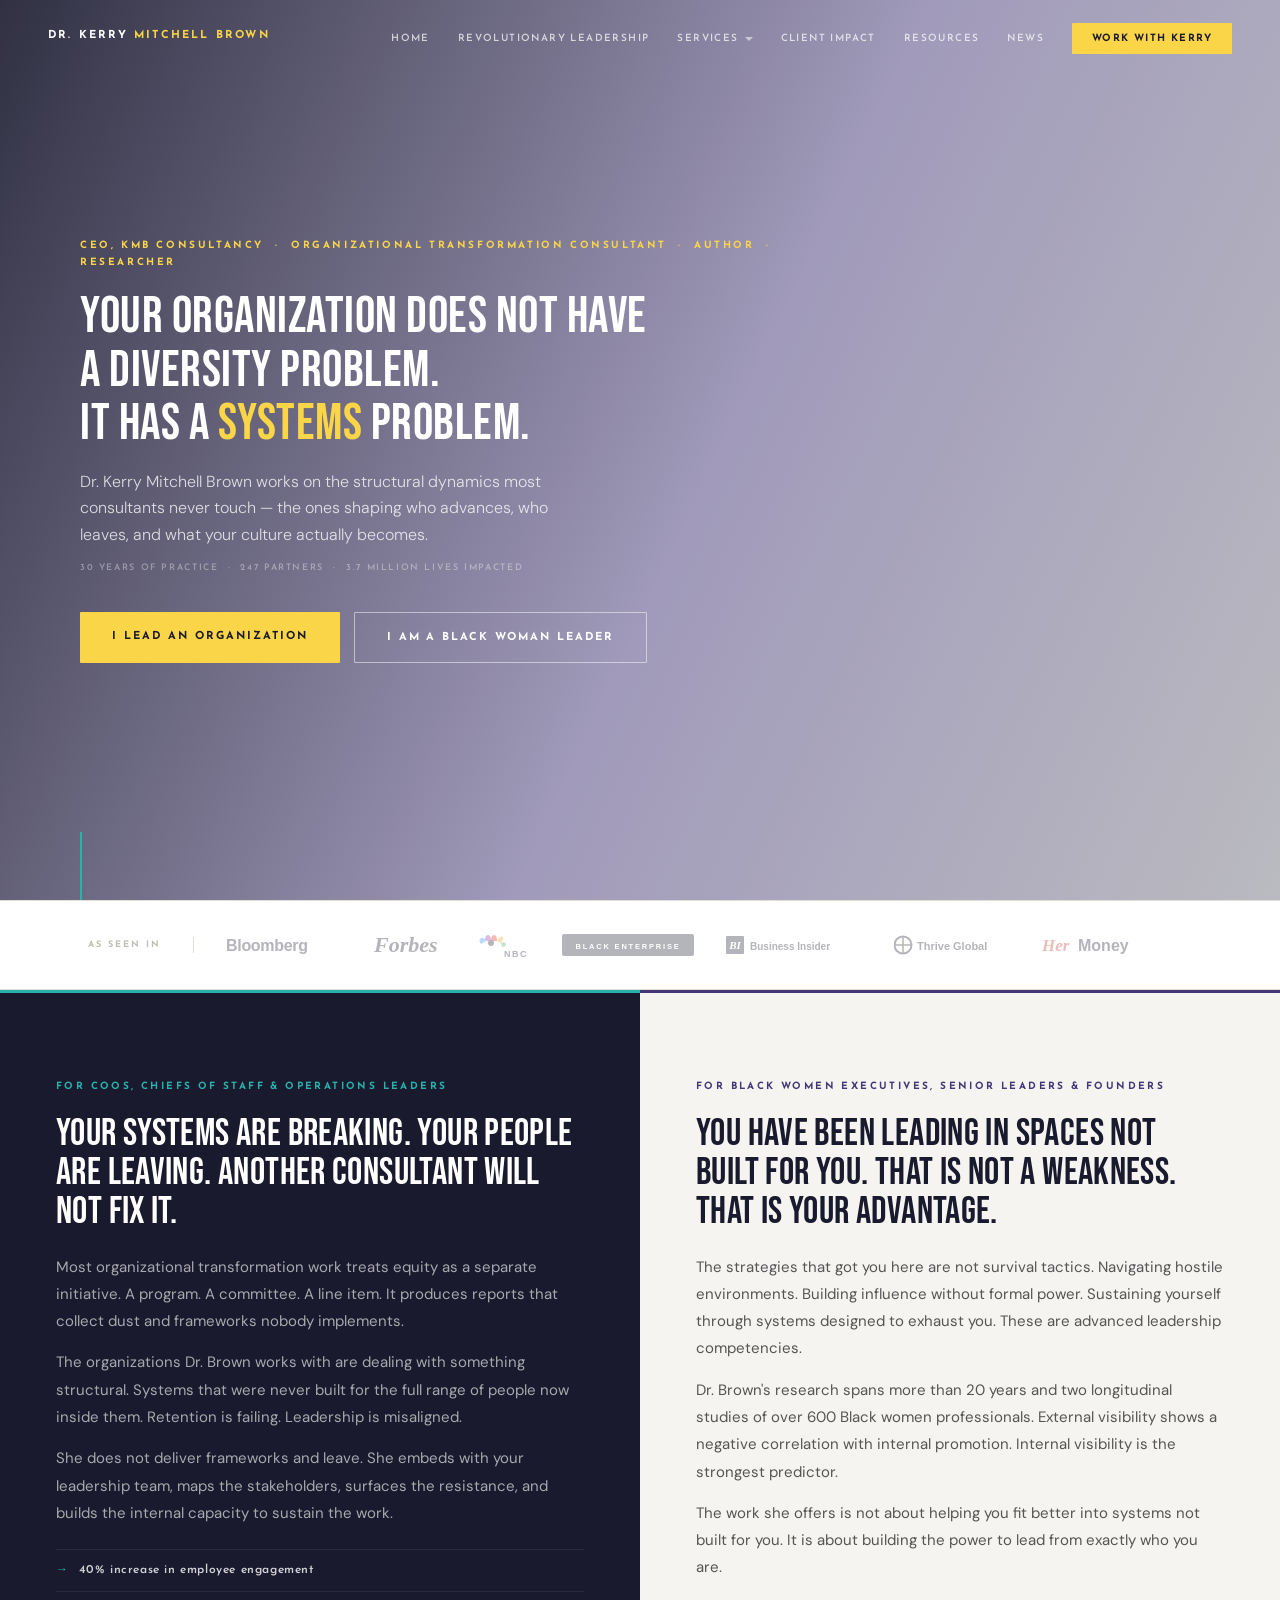
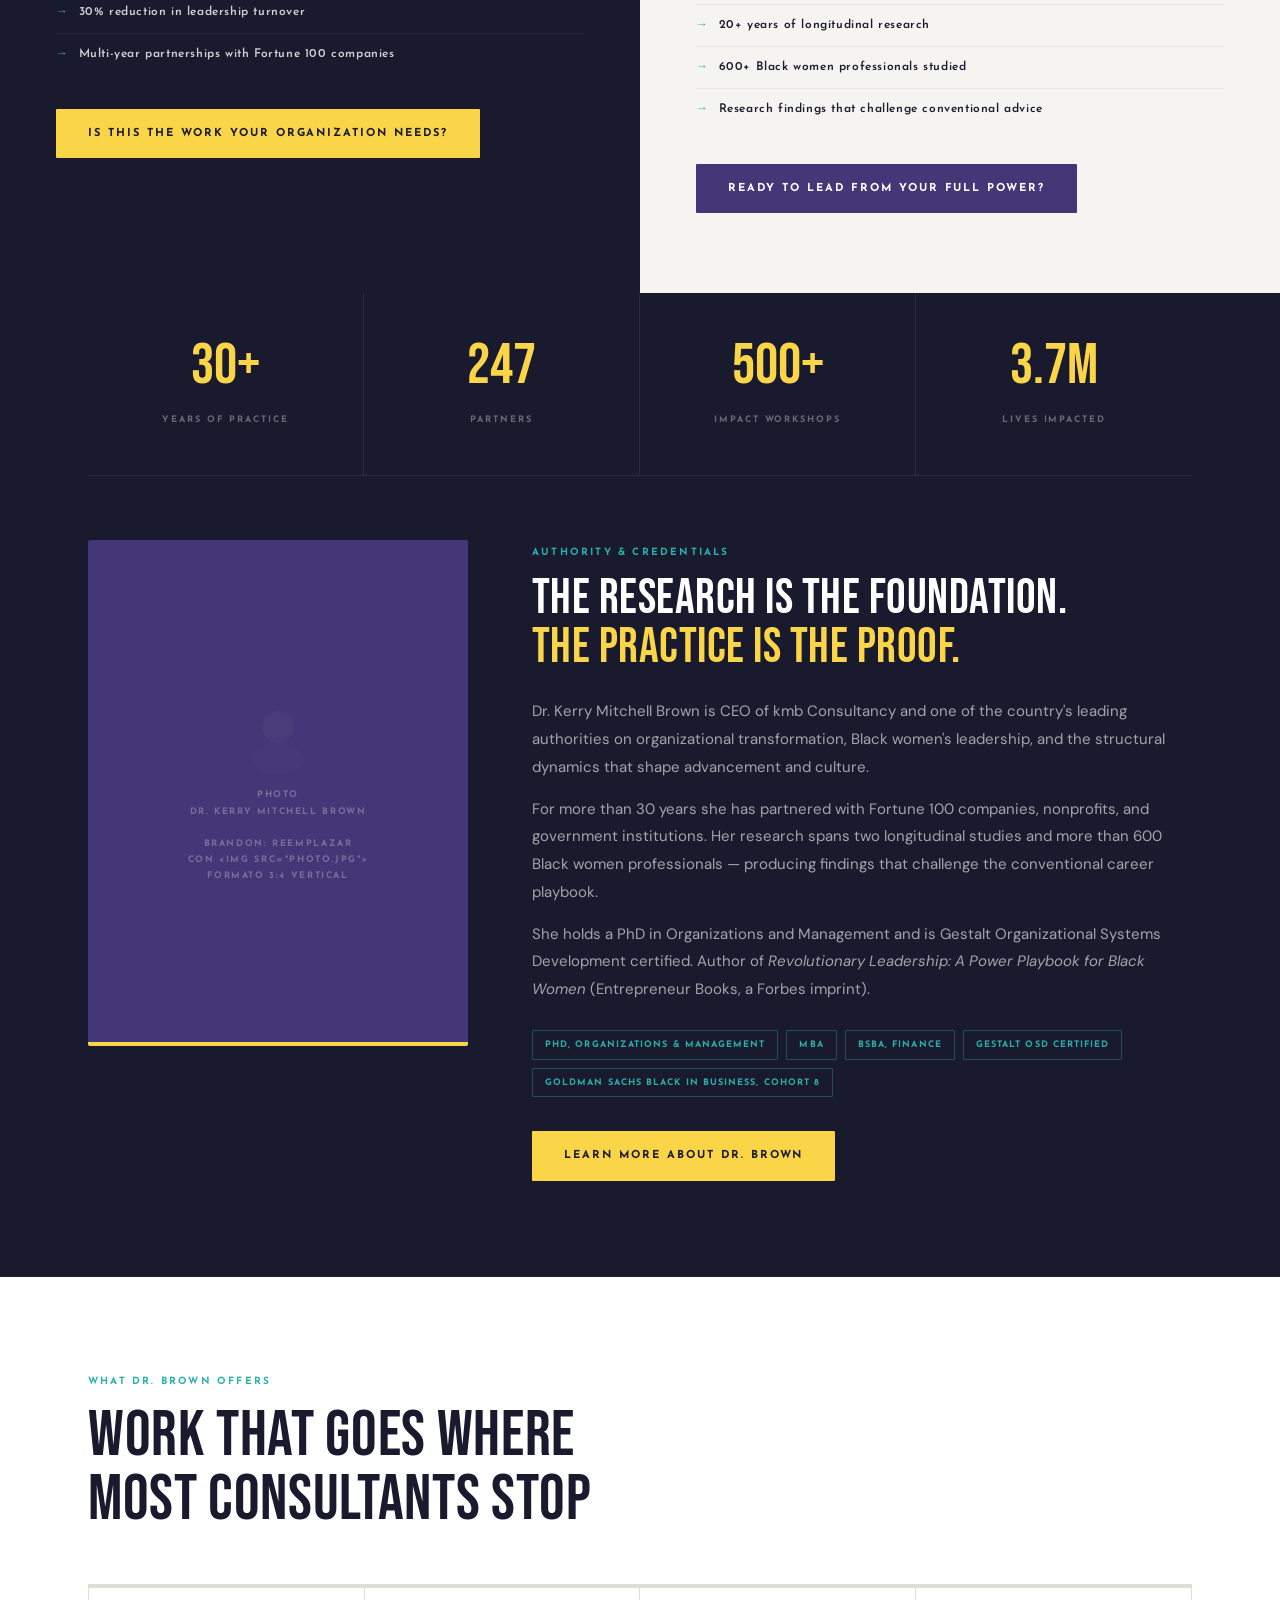
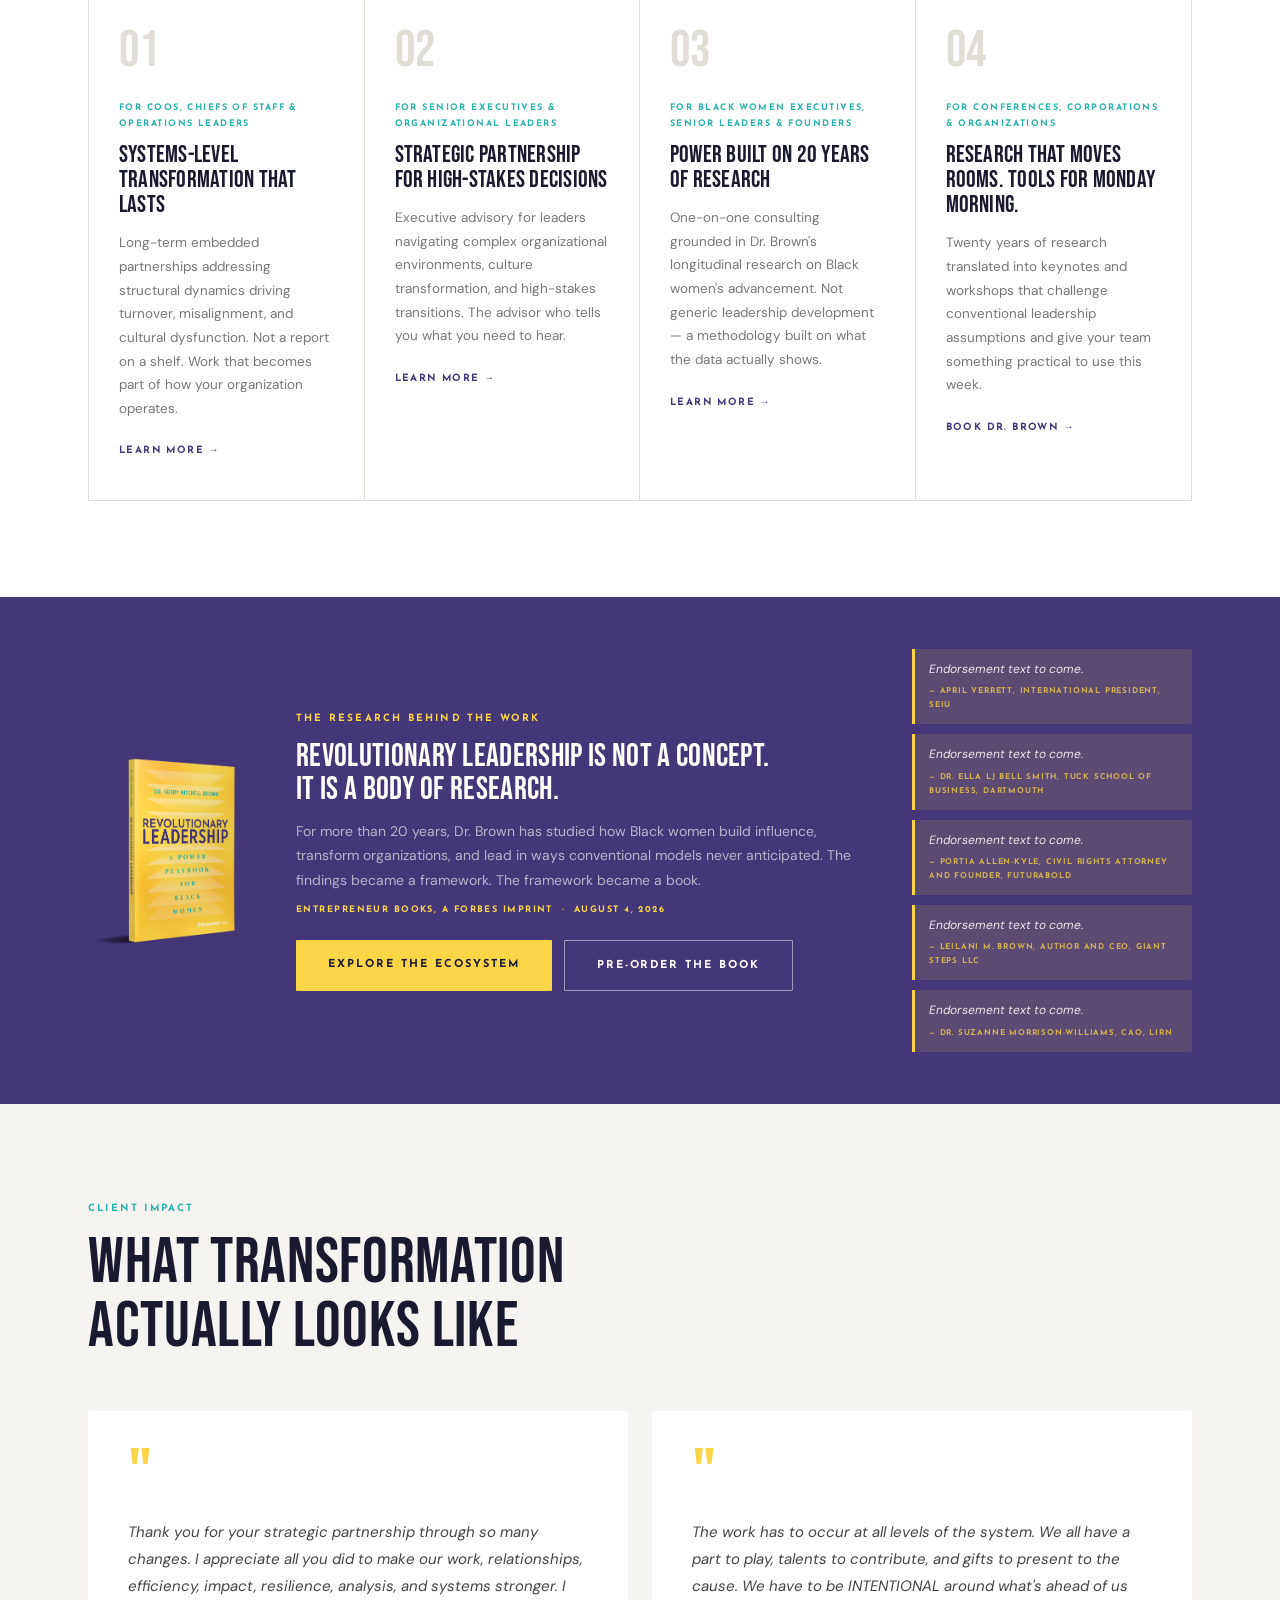
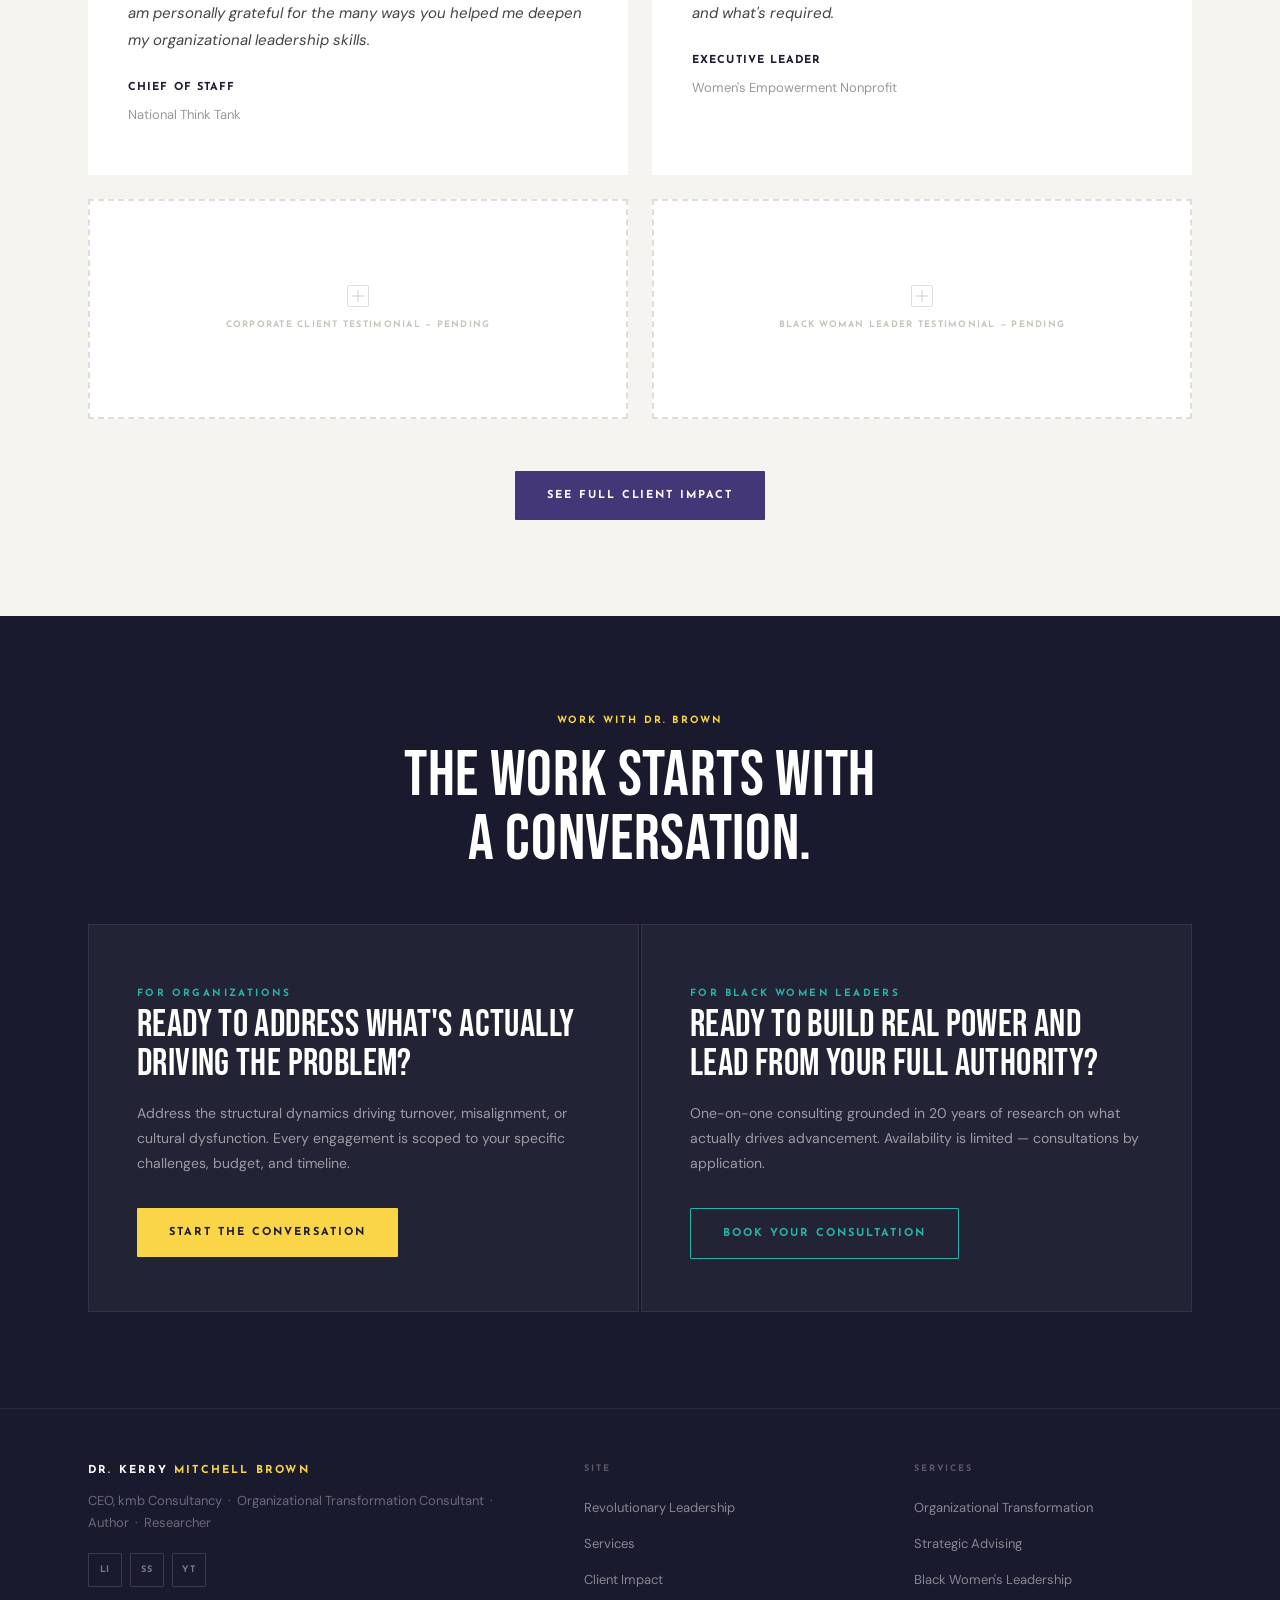
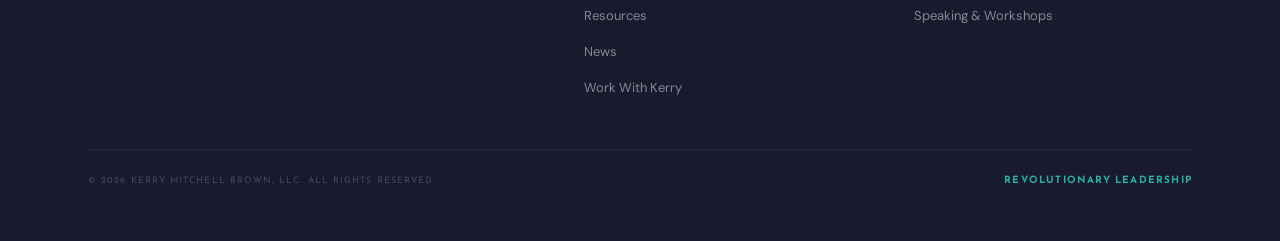
<file: index.html>
<!DOCTYPE html>
<html lang="en">
<head>
<meta charset="UTF-8"/>
<meta name="viewport" content="width=device-width, initial-scale=1.0"/>
<title>Dr. Kerry Mitchell Brown | kmb Consultancy</title>

<!--
════════════════════════════════════════════
TYPOGRAPHY MAP — qué fuente va en cada elemento
════════════════════════════════════════════
TITULOS (hero h1, section h2, card titles, stat numbers)
  → Cliente entrega: MADE Canvas Black
  → Stand-in gratuita: Bebas Neue (Google Fonts)
  → Cambiar var(--fd) cuando lleguen los archivos

SUBHEADLINES, LABELS, EYEBROWS, BOTONES, NAV
  → Cliente entrega: Gotham XNarrow Medium
  → Stand-in: Josefin Sans — nombrada en el brief como opción
  → var(--fs)

BODY COPY (párrafos)
  → DM Sans — limpio, 16px mínimo
  → var(--fb)
════════════════════════════════════════════
-->
<link href="https://fonts.googleapis.com/css2?family=Bebas+Neue&family=Josefin+Sans:wght@400;600;700&family=DM+Sans:opsz,wght@9..40,300;9..40,400;9..40,500&display=swap" rel="stylesheet"/>

<style>
:root{
  --charcoal:#1A1A2E; --white:#FFFFFF; --purple:#443777;
  --gold:#FBD548; --teal:#28B2A9; --warm:#F5F4F0; --mid:#E0DDD6;
  --fd:'Bebas Neue',sans-serif;   /* display — swap → MADE Canvas Black */
  --fs:'Josefin Sans',sans-serif; /* sub/labels/buttons */
  --fb:'DM Sans',sans-serif;      /* body */
}
*,*::before,*::after{box-sizing:border-box;margin:0;padding:0}
html{scroll-behavior:smooth}
body{font-family:var(--fb);background:var(--white);color:var(--charcoal);font-size:16px;line-height:1.75;-webkit-font-smoothing:antialiased}
img{max-width:100%;display:block}
a{text-decoration:none;color:inherit}
.wrap{max-width:1200px;margin:0 auto;padding:0 48px}

/* BUTTONS — Josefin Sans (subheadline font) */
.btn{font-family:var(--fs);font-size:11px;font-weight:700;letter-spacing:.18em;text-transform:uppercase;padding:15px 32px;display:inline-block;cursor:pointer;transition:all .22s;border-radius:1px;white-space:nowrap}
.bg{background:var(--gold);color:var(--charcoal)}.bg:hover{background:#e8c22a}
.bp{background:var(--purple);color:var(--white)}.bp:hover{background:#352c5e}
.bw{border:1.5px solid rgba(255,255,255,.5);color:var(--white)}.bw:hover{background:rgba(255,255,255,.1)}
.bt{border:1.5px solid var(--teal);color:var(--teal)}.bt:hover{background:rgba(40,178,169,.1)}

.eyebrow{font-family:var(--fs);font-size:10px;font-weight:700;letter-spacing:.24em;text-transform:uppercase;color:var(--teal)}
.slabel{font-family:var(--fs);font-size:10px;font-weight:700;letter-spacing:.22em;text-transform:uppercase;color:var(--teal);display:block;margin-bottom:14px}

.rv{opacity:0;transform:translateY(24px);transition:opacity .6s ease,transform .6s ease}
.rv.on{opacity:1;transform:none}

/* ━━━ NAV ━━━ */
nav{position:fixed;top:0;left:0;right:0;z-index:300;display:flex;align-items:center;justify-content:space-between;padding:22px 48px;transition:background .35s,padding .3s}
nav.stuck{background:rgba(26,26,46,.97);backdrop-filter:blur(12px);padding:14px 48px;border-bottom:1px solid rgba(255,255,255,.06)}
.nlogo{font-family:var(--fs);font-size:11px;font-weight:700;letter-spacing:.2em;text-transform:uppercase;color:var(--white)}
.nlogo b{color:var(--gold)}
.nlinks{display:flex;align-items:center;gap:28px;list-style:none}
.nlinks a{font-family:var(--fs);font-size:10px;font-weight:600;letter-spacing:.14em;text-transform:uppercase;color:rgba(255,255,255,.72);transition:color .2s}
.nlinks a:hover{color:var(--white)}
.ncta{background:var(--gold)!important;color:var(--charcoal)!important;padding:10px 20px;border-radius:1px;font-family:var(--fs)!important;font-size:10px!important;font-weight:700!important;letter-spacing:.14em!important;text-transform:uppercase!important}

/* ━━━ HERO ━━━
   h1: MADE Canvas Black (Bebas)
   eyebrow + CTAs: Josefin Sans
   sub: DM Sans 300
*/
.hero{position:relative;height:100vh;min-height:680px;display:flex;align-items:center;overflow:hidden}
.hero-vid{position:absolute;inset:0;pointer-events:none;overflow:hidden}
/* YouTube embed — reemplazar ID en src */
.hero-vid iframe,.hero-vid video{position:absolute;top:50%;left:50%;transform:translate(-50%,-50%);width:100vw;height:56.25vw;min-height:100vh;min-width:177.78vh;border:none;object-fit:cover}
.hero-ov{position:absolute;inset:0;background:linear-gradient(115deg,rgba(26,26,46,.90) 0%,rgba(68,55,119,.50) 55%,rgba(26,26,46,.30) 100%)}
.hero-ct{position:relative;z-index:2;padding:0 80px;max-width:860px}
.he{font-family:var(--fs);font-size:10px;font-weight:700;letter-spacing:.26em;text-transform:uppercase;color:var(--gold);margin-bottom:18px;opacity:0;animation:fu .8s .1s ease forwards}
.hh{font-family:var(--fd);font-size:clamp(2rem,4vw,3.6rem);font-weight:400;letter-spacing:.01em;line-height:1.05;color:var(--white);margin-bottom:18px;opacity:0;animation:fu .8s .3s ease forwards}
.hh em{color:var(--gold);font-style:normal}
.hs{font-family:var(--fb);font-size:16px;font-weight:300;color:rgba(255,255,255,.78);max-width:480px;line-height:1.65;margin-bottom:12px;opacity:0;animation:fu .8s .5s ease forwards}
.hst{font-family:var(--fs);font-size:9px;font-weight:600;letter-spacing:.18em;text-transform:uppercase;color:rgba(255,255,255,.38);margin-bottom:36px;opacity:0;animation:fu .8s .65s ease forwards}
.hctas{display:flex;gap:14px;flex-wrap:wrap;opacity:0;animation:fu .8s .8s ease forwards}
.hbar{position:absolute;bottom:0;left:80px;width:2px;height:68px;background:var(--teal);z-index:2}
@keyframes fu{from{opacity:0;transform:translateY(20px)}to{opacity:1;transform:none}}

/* ━━━ AS SEEN IN ━━━ */
.seen{background:var(--white);border-top:1px solid var(--mid);border-bottom:1px solid var(--mid);padding:30px 0}
.seen-r{display:flex;align-items:center}
.seen-l{font-family:var(--fs);font-size:9px;font-weight:700;letter-spacing:.22em;text-transform:uppercase;color:#c0bdb6;white-space:nowrap;padding-right:32px;border-right:1px solid var(--mid);flex-shrink:0}
.logos{display:flex;align-items:center;gap:32px;flex-wrap:wrap;padding-left:32px}
.logo-i{opacity:.32;transition:opacity .2s;display:flex;align-items:center;flex-shrink:0}
.logo-i:hover{opacity:.7}

/* ━━━ DUAL PROBLEM ━━━ */
.dual{display:grid;grid-template-columns:1fr 1fr}
.dc{padding:80px 56px;position:relative}
.dc.dark{background:var(--charcoal)}
.dc.light{background:var(--warm)}
.dc::before{content:'';position:absolute;top:0;left:0;right:0;height:3px}
.dc.dark::before{background:var(--teal)}
.dc.light::before{background:var(--purple)}
.dc .eyebrow{margin-bottom:16px}
.dc-h{font-family:var(--fd);font-size:clamp(1.9rem,3vw,2.7rem);font-weight:400;letter-spacing:.01em;line-height:1.02;margin:16px 0 22px}
.dc.dark .dc-h{color:var(--white)}
.dc.light .dc-h{color:var(--charcoal)}
.dc-p{font-size:15px;line-height:1.82;margin-bottom:14px}
.dc.dark .dc-p{color:rgba(255,255,255,.62)}
.dc.light .dc-p{color:#555}
.dc-ul{list-style:none;margin:22px 0 34px}
.dc-ul li{font-family:var(--fs);font-size:12px;font-weight:600;letter-spacing:.05em;display:flex;align-items:center;gap:10px;padding:10px 0;border-top:1px solid rgba(255,255,255,.07)}
.dc.light .dc-ul li{border-top-color:rgba(0,0,0,.06)}
.dc-ul li::before{content:'→';color:var(--teal)}
.dc.dark .dc-ul li{color:rgba(255,255,255,.80)}
.dc.light .dc-ul li{color:var(--charcoal)}

/* ━━━ CREDENTIALS ━━━ */
.creds{background:var(--charcoal);padding-bottom:96px}

/* stats: 4 EN UNA SOLA FILA */
.stats{display:grid;grid-template-columns:repeat(4,1fr);border-bottom:1px solid rgba(255,255,255,.08)}
.st{padding:44px 0;text-align:center;border-right:1px solid rgba(255,255,255,.07)}
.st:last-child{border-right:none}
.st-n{font-family:var(--fd);font-size:clamp(2.8rem,4.5vw,4rem);font-weight:400;color:var(--gold);line-height:1;display:block;margin-bottom:8px}
.st-l{font-family:var(--fs);font-size:9px;font-weight:700;letter-spacing:.22em;text-transform:uppercase;color:rgba(255,255,255,.35)}

/* foto izquierda — bio derecha */
.cg{display:grid;grid-template-columns:380px 1fr;gap:64px;align-items:start;padding-top:64px}

/* FOTO — columna izquierda
   Brandon: reemplazar el div.cpholder con:
   <img src="foto-kerry.jpg" alt="Dr. Kerry Mitchell Brown" style="width:100%;height:100%;object-fit:cover">
*/
.cphoto{position:relative;border-radius:2px;overflow:hidden;background:var(--purple);aspect-ratio:3/4;width:100%}
.cpholder{position:absolute;inset:0;display:flex;flex-direction:column;align-items:center;justify-content:center;gap:14px;padding:24px}
.cpholder svg{opacity:.18}
.cpholder p{font-family:var(--fs);font-size:9px;font-weight:700;letter-spacing:.18em;text-transform:uppercase;color:rgba(255,255,255,.28);text-align:center;line-height:1.8}
.cphoto::after{content:'';position:absolute;bottom:0;left:0;right:0;height:4px;background:var(--gold)}

/* BIO — columna derecha */
.cbio{padding-top:4px}
.cred-h{font-family:var(--fd);font-size:clamp(2.2rem,3.8vw,3.4rem);font-weight:400;letter-spacing:.01em;line-height:1.0;color:var(--white);margin-bottom:26px}
.cred-h em{color:var(--gold);font-style:normal}
.cred-p{font-size:15px;line-height:1.85;color:rgba(255,255,255,.60);margin-bottom:14px}
.badges{display:flex;flex-wrap:wrap;gap:8px;margin:26px 0 34px}
.badge{font-family:var(--fs);font-size:9px;font-weight:700;letter-spacing:.12em;text-transform:uppercase;padding:6px 12px;border:1px solid rgba(40,178,169,.35);color:var(--teal);border-radius:1px}

/* ━━━ SERVICES ━━━ */
.services{background:var(--white);padding:96px 0}
.sh2{font-family:var(--fd);font-size:clamp(2.4rem,5vw,4rem);font-weight:400;letter-spacing:.01em;line-height:1.0;color:var(--charcoal);margin-top:8px}
.shdr{margin-bottom:52px}

.sgrid{display:grid;grid-template-columns:repeat(4,1fr);border:1px solid var(--mid)}
.scard{padding:40px 30px;border-right:1px solid var(--mid);position:relative;transition:background .25s;overflow:hidden;display:flex;flex-direction:column}
.scard:last-child{border-right:none}
.scard::before{content:'';position:absolute;top:0;left:0;right:0;height:3px;background:var(--mid);transition:background .25s}
.scard:hover{background:var(--charcoal)}
.scard:hover::before{background:var(--gold)}
.scard:hover .snum{color:rgba(68,55,119,.3)}
.scard:hover .saud{color:var(--teal)}
.scard:hover .stit{color:var(--white)}
.scard:hover .sbod{color:rgba(255,255,255,.55)}
.scard:hover .slnk{color:var(--gold)}
.snum{font-family:var(--fd);font-size:3.2rem;font-weight:400;color:var(--mid);line-height:1;margin-bottom:24px;transition:color .25s}
.saud{font-family:var(--fs);font-size:9px;font-weight:700;letter-spacing:.16em;text-transform:uppercase;color:var(--teal);margin-bottom:10px}
.stit{font-family:var(--fd);font-size:1.5rem;font-weight:400;letter-spacing:.01em;line-height:1.05;color:var(--charcoal);margin-bottom:14px;transition:color .25s}
.sbod{font-size:13.5px;line-height:1.75;color:#777;margin-bottom:22px;transition:color .25s}
.slnk{font-family:var(--fs);font-size:10px;font-weight:700;letter-spacing:.14em;text-transform:uppercase;color:var(--purple);display:flex;align-items:center;gap:6px;transition:color .25s}

/* ━━━ RL BRIDGE — compacto, 3 columnas ━━━ */
.rl{background:var(--purple);padding:52px 0}
.rlg{display:grid;grid-template-columns:160px 1fr 280px;gap:48px;align-items:center}
.rlbook{background:var(--charcoal);border-radius:2px;border-left:6px solid var(--gold);padding:20px 16px 20px 20px;box-shadow:10px 10px 40px rgba(0,0,0,.45);aspect-ratio:2/3;display:flex;flex-direction:column;justify-content:space-between}
.rlt{font-family:var(--fd);font-size:1.4rem;font-weight:400;letter-spacing:.01em;color:var(--white);line-height:1.05}
.rls{font-family:var(--fs);font-size:8px;font-weight:700;letter-spacing:.16em;text-transform:uppercase;color:var(--gold);margin-top:8px}
.rla{font-family:var(--fs);font-size:8px;letter-spacing:.1em;color:rgba(255,255,255,.38)}
.rl-copy .slabel{color:var(--gold)}
.rlh{font-family:var(--fd);font-size:clamp(1.7rem,2.5vw,2.3rem);font-weight:400;letter-spacing:.01em;line-height:1.02;color:var(--white);margin-bottom:12px}
.rlp{font-size:14px;line-height:1.75;color:rgba(255,255,255,.62);margin-bottom:10px}
.rlpub{font-family:var(--fs);font-size:9px;font-weight:700;letter-spacing:.16em;text-transform:uppercase;color:var(--gold);margin-bottom:22px}
.rlctas{display:flex;gap:12px;flex-wrap:wrap}
.ends{display:flex;flex-direction:column;gap:10px}
.eq{background:rgba(251,213,72,.12);border-left:3px solid var(--gold);padding:12px 14px;border-radius:0 2px 2px 0}
.eqq{font-family:var(--fb);font-size:12px;font-style:italic;color:rgba(255,255,255,.88);line-height:1.45;margin-bottom:6px}
.eqn{font-family:var(--fs);font-size:8px;font-weight:700;letter-spacing:.1em;text-transform:uppercase;color:var(--gold);opacity:.75}

/* ━━━ TESTIMONIALS ━━━ */
.testi{background:var(--warm);padding:96px 0}
.tgrid{display:grid;grid-template-columns:1fr 1fr;gap:24px}
.tc{background:var(--white);padding:44px 40px;border-bottom:3px solid transparent;transition:border-color .25s}
.tc:hover{border-color:var(--teal)}
.tmark{font-family:var(--fd);font-size:72px;color:var(--gold);line-height:.6;margin-bottom:20px;display:block}
.tq{font-size:15px;font-style:italic;line-height:1.8;color:#444;margin-bottom:24px}
.ta strong{font-family:var(--fs);font-size:11px;font-weight:700;letter-spacing:.1em;text-transform:uppercase;color:var(--charcoal);display:block;margin-bottom:3px}
.ta span{font-size:13px;color:#999}
.tph{background:var(--white);padding:44px 40px;border:2px dashed var(--mid);display:flex;flex-direction:column;align-items:center;justify-content:center;gap:10px;text-align:center;min-height:220px}
.tph p{font-family:var(--fs);font-size:9px;font-weight:700;letter-spacing:.14em;text-transform:uppercase;color:#c8c4bc}
.tcta{text-align:center;margin-top:52px}

/* ━━━ WORK WITH ━━━ */
.work{background:var(--charcoal);padding:96px 0}
.wcards{display:grid;grid-template-columns:1fr 1fr;gap:2px;margin-top:52px}
.wc{background:rgba(255,255,255,.04);border:1px solid rgba(255,255,255,.07);padding:52px 48px;transition:background .25s}
.wc:hover{background:rgba(255,255,255,.08)}
.wc .eyebrow{margin-bottom:16px}
.wch{font-family:var(--fd);font-size:clamp(1.8rem,3vw,2.6rem);font-weight:400;letter-spacing:.01em;line-height:1.02;color:var(--white);margin-bottom:18px}
.wcp{font-size:14px;line-height:1.78;color:rgba(255,255,255,.55);margin-bottom:32px}

/* ━━━ FOOTER ━━━ */
footer{background:var(--charcoal);border-top:1px solid rgba(255,255,255,.07);padding:52px 0}
.fg{display:grid;grid-template-columns:1.6fr 1fr 1fr;gap:52px;margin-bottom:40px}
.fbrand{font-family:var(--fs);font-size:11px;font-weight:700;letter-spacing:.2em;text-transform:uppercase;color:var(--white);margin-bottom:10px}
.fbrand b{color:var(--gold)}
.ftag{font-size:13px;line-height:1.65;color:rgba(255,255,255,.35);margin-bottom:20px}
.fsoc{display:flex;gap:8px}
.fsoc a{font-family:var(--fs);font-size:9px;font-weight:700;letter-spacing:.08em;width:34px;height:34px;border:1px solid rgba(255,255,255,.14);display:flex;align-items:center;justify-content:center;color:rgba(255,255,255,.42);transition:all .2s;border-radius:1px}
.fsoc a:hover{border-color:var(--gold);color:var(--gold)}
.fc h4{font-family:var(--fs);font-size:9px;font-weight:700;letter-spacing:.2em;text-transform:uppercase;color:rgba(255,255,255,.28);margin-bottom:16px}
.fc ul{list-style:none}
.fc ul li{margin-bottom:8px}
.fc ul li a{font-size:13px;color:rgba(255,255,255,.48);transition:color .2s}
.fc ul li a:hover{color:var(--white)}
.fbot{border-top:1px solid rgba(255,255,255,.07);padding-top:22px;display:flex;justify-content:space-between;align-items:center}
.fbot p{font-family:var(--fs);font-size:9px;letter-spacing:.12em;text-transform:uppercase;color:rgba(255,255,255,.2)}
.fbot a{font-family:var(--fs);font-size:10px;font-weight:700;letter-spacing:.12em;text-transform:uppercase;color:var(--teal)}

@media(max-width:1024px){
  .dual,.cg,.rlg,.wcards,.fg{grid-template-columns:1fr}
  .sgrid{grid-template-columns:repeat(2,1fr)}
  .tgrid{grid-template-columns:1fr}
  .stats{grid-template-columns:repeat(2,1fr)}
  .hero-ct{padding:0 36px}
  nav{padding:16px 24px}
  .nlinks{display:none}
}
@media(max-width:640px){
  .sgrid{grid-template-columns:1fr}
  .wrap{padding:0 20px}
  .dc{padding:52px 24px}
}

/* dropdown nav (from styles.css) */
.has-dd{position:relative}
.dd-t{display:inline-flex;align-items:center;gap:6px;cursor:pointer}
.dd-t::after{content:'';width:0;height:0;border-left:4px solid transparent;border-right:4px solid transparent;border-top:4px solid rgba(255,255,255,.55);transition:transform .2s,border-top-color .2s}
.has-dd:hover .dd-t::after,.has-dd:focus-within .dd-t::after{transform:rotate(180deg);border-top-color:var(--gold)}
.dd-menu{position:absolute;top:100%;left:-14px;min-width:280px;background:rgba(26,26,46,.98);backdrop-filter:blur(12px);border:1px solid rgba(255,255,255,.08);border-top:2px solid var(--gold);padding:10px 0;list-style:none;opacity:0;visibility:hidden;transform:translateY(8px);transition:opacity .22s,transform .22s,visibility .22s;box-shadow:0 18px 40px rgba(0,0,0,.4);z-index:310}
.has-dd:hover .dd-menu,.has-dd:focus-within .dd-menu{opacity:1;visibility:visible;transform:translateY(0)}
.dd-menu li{margin:0}
.dd-menu a{display:block;padding:11px 22px;font-family:var(--fs);font-size:10px;font-weight:600;letter-spacing:.14em;text-transform:uppercase;color:rgba(255,255,255,.72);transition:background .2s,color .2s;white-space:nowrap}
.dd-menu a:hover{background:rgba(251,213,72,.08);color:var(--gold)}
</style>
</head>
<body>

<!-- NAV -->
<nav id="nav" class="solid">
    <a class="nlogo" href="index.html">Dr. Kerry <b>Mitchell Brown</b></a>
    <ul class="nlinks">
        <li><a href="index.html" class="active">Home</a></li>
        <li><a href="https://revolutionarylead.com/">Revolutionary Leadership</a></li>
        <li class="has-dd" tabindex="0">
          <a href="services.html" class="dd-t">Services</a>
          <ul class="dd-menu">
            <li><a href="organizational-transformation.html">Organizational Transformation</a></li>
            <li><a href="strategic-advising.html">Strategic Advising</a></li>
            <li><a href="black-womens-leadership.html">Black Women's Leadership</a></li>
            <li><a href="speaking-and-workshops.html">Speaking &amp; Workshops</a></li>
          </ul>
        </li>
        <li><a href="client-impact.html">Client Impact</a></li>
        <li><a href="assessment.html">Resources</a></li>
        <li><a href="news.html">News</a></li>
        <li><a href="contact.html" class="ncta">Work With Kerry</a></li>
    </ul>
  </nav>

<!-- ═══════════════════════════════════
  HERO — YouTube video background
  Brandon: reemplazar el ID del video.
  URL actual de demo: youtube.com/watch?v=7EFUF1VrHQI
  Si cliente entrega archivo .mp4, cambiar el iframe por:
  <video autoplay muted loop playsinline src="URL.mp4"></video>
═══════════════════════════════════ -->
<section class="hero">
  <div class="hero-vid">
    <!--
      VIDEO DEMO — usando MP4 público de Pexels (funciona sin servidor)
      Brandon: reemplazar src con la URL del video real del cliente.
      Puede ser un .mp4 subido a cualquier CDN o servidor.
    -->
    <video autoplay muted loop playsinline
      src="https://ocean-prof.s3.us-east-2.amazonaws.com/Copy+of+Kerry+Brown+Promo2-Final.mp4"
      poster="">
    </video>
  </div>
  <div class="hero-ov"></div>
  <div class="hero-ct">
    <p class="he">CEO, kmb Consultancy &nbsp;·&nbsp; Organizational Transformation Consultant &nbsp;·&nbsp; Author &nbsp;·&nbsp; Researcher</p>
    <h1 class="hh">Your Organization Does Not Have<br/>a Diversity Problem.<br/>It Has a <em>Systems</em> Problem.</h1>
    <p class="hs">Dr. Kerry Mitchell Brown works on the structural dynamics most consultants never touch — the ones shaping who advances, who leaves, and what your culture actually becomes.</p>
    <p class="hst">30 years of practice &nbsp;·&nbsp; 247 partners &nbsp;·&nbsp; 3.7 million lives impacted</p>
    <div class="hctas">
      <a href="organizational-transformation.html" class="btn bg">I Lead an Organization</a>
      <a href="black-womens-leadership.html" class="btn bw">I Am a Black Woman Leader</a>
    </div>
  </div>
  <div class="hbar"></div>
</section>

<!-- ═══════════════════════════════════
  AS SEEN IN — logos SVG reales
═══════════════════════════════════ -->
<section class="seen">
  <div class="wrap">
    <div class="seen-r">
      <span class="seen-l">As Seen In</span>
      <div class="logos">

        <!-- BLOOMBERG -->
        <div class="logo-i">
          <svg width="116" height="20" viewBox="0 0 116 20" xmlns="http://www.w3.org/2000/svg">
            <text y="16" font-family="'Arial Black',Gadget,sans-serif" font-size="16" font-weight="900" fill="#1A1A2E" letter-spacing="-0.3">Bloomberg</text>
          </svg>
        </div>

        <!-- FORBES -->
        <div class="logo-i">
          <svg width="72" height="22" viewBox="0 0 72 22" xmlns="http://www.w3.org/2000/svg">
            <text y="18" font-family="'Times New Roman',Times,serif" font-size="22" font-weight="bold" font-style="italic" fill="#1A1A2E">Forbes</text>
          </svg>
        </div>

        <!-- NBC — peacock + wordmark -->
        <div class="logo-i">
          <svg width="52" height="28" viewBox="0 0 52 28" xmlns="http://www.w3.org/2000/svg">
            <path d="M13 10 Q13 4 16 4 Q19 4 19 10 Z" fill="#E8251A"/>
            <path d="M19 10 Q22 4 25 6 Q26 9 23 12 Z" fill="#F5A623"/>
            <path d="M7 10 Q7 4 10 4 Q13 4 13 10 Z" fill="#9C27B0"/>
            <path d="M3 13 Q0 9 3 7 Q6 6 8 10 Z" fill="#2196F3"/>
            <path d="M23 12 Q27 10 28 13 Q28 16 24 16 Z" fill="#4CAF50"/>
            <circle cx="13" cy="12" r="3" fill="#1A1A2E"/>
            <text x="26" y="26" font-family="Arial,sans-serif" font-size="9" font-weight="900" fill="#1A1A2E" letter-spacing="1.5">NBC</text>
          </svg>
        </div>

        <!-- BLACK ENTERPRISE -->
        <div class="logo-i">
          <svg width="132" height="22" viewBox="0 0 132 22" xmlns="http://www.w3.org/2000/svg">
            <rect width="132" height="22" rx="2" fill="#1A1A2E"/>
            <text x="66" y="15" font-family="Arial,sans-serif" font-size="7.5" font-weight="900" fill="white" text-anchor="middle" letter-spacing="1.8">BLACK ENTERPRISE</text>
          </svg>
        </div>

        <!-- BUSINESS INSIDER -->
        <div class="logo-i">
          <svg width="136" height="22" viewBox="0 0 136 22" xmlns="http://www.w3.org/2000/svg">
            <rect y="2" width="18" height="18" rx="1" fill="#1A1A2E"/>
            <text x="9" y="14.5" font-family="Georgia,serif" font-size="11" font-weight="bold" font-style="italic" fill="white" text-anchor="middle">BI</text>
            <text x="24" y="16" font-family="Arial,sans-serif" font-size="10" font-weight="600" fill="#1A1A2E">Business Insider</text>
          </svg>
        </div>

        <!-- THRIVE GLOBAL -->
        <div class="logo-i">
          <svg width="116" height="22" viewBox="0 0 116 22" xmlns="http://www.w3.org/2000/svg">
            <circle cx="9" cy="11" r="8.5" fill="none" stroke="#1A1A2E" stroke-width="2"/>
            <line x1="9" y1="2.5" x2="9" y2="19.5" stroke="#1A1A2E" stroke-width="1.5"/>
            <line x1=".5" y1="11" x2="17.5" y2="11" stroke="#1A1A2E" stroke-width="1.5"/>
            <text x="23" y="15.5" font-family="Arial,sans-serif" font-size="11" font-weight="600" fill="#1A1A2E">Thrive Global</text>
          </svg>
        </div>

        <!-- HER MONEY -->
        <div class="logo-i">
          <svg width="96" height="22" viewBox="0 0 96 22" xmlns="http://www.w3.org/2000/svg">
            <text y="17" font-family="Georgia,serif" font-size="17" font-weight="bold" font-style="italic" fill="#C0392B">Her</text>
            <text x="36" y="17" font-family="Arial,sans-serif" font-size="16" font-weight="700" fill="#1A1A2E">Money</text>
          </svg>
        </div>

      </div>
    </div>
  </div>
</section>

<!-- ═══════════════════════════════════
  DUAL PROBLEM
═══════════════════════════════════ -->
<section class="dual">
  <div class="dc dark rv">
    <span class="eyebrow">For COOs, Chiefs of Staff &amp; Operations Leaders</span>
    <h2 class="dc-h">Your Systems Are Breaking. Your People Are Leaving. Another Consultant Will Not Fix It.</h2>
    <p class="dc-p">Most organizational transformation work treats equity as a separate initiative. A program. A committee. A line item. It produces reports that collect dust and frameworks nobody implements.</p>
    <p class="dc-p">The organizations Dr. Brown works with are dealing with something structural. Systems that were never built for the full range of people now inside them. Retention is failing. Leadership is misaligned.</p>
    <p class="dc-p">She does not deliver frameworks and leave. She embeds with your leadership team, maps the stakeholders, surfaces the resistance, and builds the internal capacity to sustain the work.</p>
    <ul class="dc-ul">
      <li>40% increase in employee engagement</li>
      <li>30% reduction in leadership turnover</li>
      <li>Multi-year partnerships with Fortune 100 companies</li>
    </ul>
    <a href="organizational-transformation.html" class="btn bg">Is This the Work Your Organization Needs?</a>
  </div>
  <div class="dc light rv">
    <span class="eyebrow" style="color:var(--purple)">For Black Women Executives, Senior Leaders &amp; Founders</span>
    <h2 class="dc-h">You Have Been Leading in Spaces Not Built for You. That Is Not a Weakness. That Is Your Advantage.</h2>
    <p class="dc-p">The strategies that got you here are not survival tactics. Navigating hostile environments. Building influence without formal power. Sustaining yourself through systems designed to exhaust you. These are advanced leadership competencies.</p>
    <p class="dc-p">Dr. Brown's research spans more than 20 years and two longitudinal studies of over 600 Black women professionals. External visibility shows a negative correlation with internal promotion. Internal visibility is the strongest predictor.</p>
    <p class="dc-p">The work she offers is not about helping you fit better into systems not built for you. It is about building the power to lead from exactly who you are.</p>
    <ul class="dc-ul">
      <li>20+ years of longitudinal research</li>
      <li>600+ Black women professionals studied</li>
      <li>Research findings that challenge conventional advice</li>
    </ul>
    <a href="black-womens-leadership.html" class="btn bp">Ready to Lead From Your Full Power?</a>
  </div>
</section>

<!-- ═══════════════════════════════════
  CREDENTIALS
  Stats en 1 fila — foto izquierda — bio derecha
═══════════════════════════════════ -->
<section class="creds">
  <div class="wrap">

    <div class="stats rv">
      <div class="st"><span class="st-n">30+</span><span class="st-l">Years of Practice</span></div>
      <div class="st"><span class="st-n">247</span><span class="st-l">Partners</span></div>
      <div class="st"><span class="st-n">500+</span><span class="st-l">Impact Workshops</span></div>
      <div class="st"><span class="st-n">3.7M</span><span class="st-l">Lives Impacted</span></div>
    </div>

    <div class="cg rv">

      <!-- FOTO izquierda
           Brandon → reemplazar este div por:
           <div class="cphoto"><img src="kerry-photo.jpg" alt="Dr. Kerry Mitchell Brown"></div>
           Usar foto vertical (retrato), proporción 3:4
      -->
      <div class="cphoto">
        <div class="cpholder">
          <svg width="72" height="72" viewBox="0 0 72 72" fill="none" xmlns="http://www.w3.org/2000/svg">
            <circle cx="36" cy="26" r="16" fill="rgba(255,255,255,0.15)"/>
            <ellipse cx="36" cy="58" rx="26" ry="16" fill="rgba(255,255,255,0.08)"/>
          </svg>
          <p>PHOTO<br/>DR. KERRY MITCHELL BROWN<br/><br/>Brandon: reemplazar<br/>con &lt;img src="photo.jpg"&gt;<br/>formato 3:4 vertical</p>
        </div>
      </div>

      <!-- BIO derecha -->
      <div class="cbio">
        <span class="slabel">Authority &amp; Credentials</span>
        <h2 class="cred-h">The Research Is the Foundation.<br/><em>The Practice Is the Proof.</em></h2>
        <p class="cred-p">Dr. Kerry Mitchell Brown is CEO of kmb Consultancy and one of the country's leading authorities on organizational transformation, Black women's leadership, and the structural dynamics that shape advancement and culture.</p>
        <p class="cred-p">For more than 30 years she has partnered with Fortune 100 companies, nonprofits, and government institutions. Her research spans two longitudinal studies and more than 600 Black women professionals — producing findings that challenge the conventional career playbook.</p>
        <p class="cred-p">She holds a PhD in Organizations and Management and is Gestalt Organizational Systems Development certified. Author of <em>Revolutionary Leadership: A Power Playbook for Black Women</em> (Entrepreneur Books, a Forbes imprint).</p>
        <div class="badges">
          <span class="badge">PhD, Organizations &amp; Management</span>
          <span class="badge">MBA</span>
          <span class="badge">BSBA, Finance</span>
          <span class="badge">Gestalt OSD Certified</span>
          <span class="badge">Goldman Sachs Black in Business, Cohort 8</span>
        </div>
        <a href="#" class="btn bg">Learn More About Dr. Brown</a>
      </div>

    </div>
  </div>
</section>

<!-- ═══════════════════════════════════
  SERVICES
═══════════════════════════════════ -->
<section class="services">
  <div class="wrap">
    <div class="shdr rv">
      <span class="slabel">What Dr. Brown Offers</span>
      <h2 class="sh2">Work That Goes Where<br/>Most Consultants Stop</h2>
    </div>
    <div class="sgrid rv">
      <a class="scard" href="organizational-transformation.html">
        <div class="snum">01</div>
        <div class="saud">For COOs, Chiefs of Staff &amp; Operations Leaders</div>
        <h3 class="stit">Systems-Level Transformation That Lasts</h3>
        <p class="sbod">Long-term embedded partnerships addressing structural dynamics driving turnover, misalignment, and cultural dysfunction. Not a report on a shelf. Work that becomes part of how your organization operates.</p>
        <span class="slnk">Learn More →</span>
      </a>
      <a class="scard" href="strategic-advising.html">
        <div class="snum">02</div>
        <div class="saud">For Senior Executives &amp; Organizational Leaders</div>
        <h3 class="stit">Strategic Partnership for High-Stakes Decisions</h3>
        <p class="sbod">Executive advisory for leaders navigating complex organizational environments, culture transformation, and high-stakes transitions. The advisor who tells you what you need to hear.</p>
        <span class="slnk">Learn More →</span>
      </a>
      <a class="scard" href="black-womens-leadership.html">
        <div class="snum">03</div>
        <div class="saud">For Black Women Executives, Senior Leaders &amp; Founders</div>
        <h3 class="stit">Power Built on 20 Years of Research</h3>
        <p class="sbod">One-on-one consulting grounded in Dr. Brown's longitudinal research on Black women's advancement. Not generic leadership development — a methodology built on what the data actually shows.</p>
        <span class="slnk">Learn More →</span>
      </a>
      <a class="scard" href="speaking-and-workshops.html">
        <div class="snum">04</div>
        <div class="saud">For Conferences, Corporations &amp; Organizations</div>
        <h3 class="stit">Research That Moves Rooms. Tools for Monday Morning.</h3>
        <p class="sbod">Twenty years of research translated into keynotes and workshops that challenge conventional leadership assumptions and give your team something practical to use this week.</p>
        <span class="slnk">Book Dr. Brown →</span>
      </a>
    </div>
  </div>
</section>

<!-- ═══════════════════════════════════
  RL BRIDGE — barra compacta
═══════════════════════════════════ -->
<section class="rl">
  <div class="wrap">
    <div class="rlg rv">
      <img src="foto-book-3d.png" alt="Revolutionary Leadership: A Power Playbook for Black Women — book cover" style="width:100%;height:auto;display:block">

      <div class="rl-copy">
        <span class="slabel" style="color:var(--gold)">The Research Behind the Work</span>
        <h2 class="rlh">Revolutionary Leadership Is Not a Concept.<br/>It Is a Body of Research.</h2>
        <p class="rlp">For more than 20 years, Dr. Brown has studied how Black women build influence, transform organizations, and lead in ways conventional models never anticipated. The findings became a framework. The framework became a book.</p>
        <p class="rlpub">Entrepreneur Books, a Forbes Imprint &nbsp;·&nbsp; August 4, 2026</p>
        <div class="rlctas">
          <a href="https://revolutionarylead.com/" class="btn bg">Explore the Ecosystem</a>
          <a href="https://www.amazon.com/dp/B0GKFB4GF4" class="btn bw">Pre-Order the Book</a>
        </div>
      </div>
      <div class="ends">
        <div class="eq"><p class="eqq">Endorsement text to come.</p><p class="eqn">— April Verrett, International President, SEIU</p></div>
        <div class="eq"><p class="eqq">Endorsement text to come.</p><p class="eqn">— Dr. Ella LJ Bell Smith, Tuck School of Business, Dartmouth</p></div>
        <div class="eq"><p class="eqq">Endorsement text to come.</p><p class="eqn">— Portia Allen-Kyle, Civil Rights Attorney and Founder, FuturaBold</p></div>
        <div class="eq"><p class="eqq">Endorsement text to come.</p><p class="eqn">— Leilani M. Brown, Author and CEO, Giant Steps LLC</p></div>
        <div class="eq"><p class="eqq">Endorsement text to come.</p><p class="eqn">— Dr. Suzanne Morrison-Williams, CAO, LIRN</p></div>
      </div>
    </div>
  </div>
</section>

<!-- ═══════════════════════════════════
  TESTIMONIALS
═══════════════════════════════════ -->
<section class="testi">
  <div class="wrap">
    <div class="shdr rv">
      <span class="slabel">Client Impact</span>
      <h2 class="sh2">What Transformation<br/>Actually Looks Like</h2>
    </div>
    <div class="tgrid rv">
      <div class="tc">
        <span class="tmark">"</span>
        <p class="tq">Thank you for your strategic partnership through so many changes. I appreciate all you did to make our work, relationships, efficiency, impact, resilience, analysis, and systems stronger. I am personally grateful for the many ways you helped me deepen my organizational leadership skills.</p>
        <div class="ta"><strong>Chief of Staff</strong><span>National Think Tank</span></div>
      </div>
      <div class="tc">
        <span class="tmark">"</span>
        <p class="tq">The work has to occur at all levels of the system. We all have a part to play, talents to contribute, and gifts to present to the cause. We have to be INTENTIONAL around what's ahead of us and what's required.</p>
        <div class="ta"><strong>Executive Leader</strong><span>Women's Empowerment Nonprofit</span></div>
      </div>
      <div class="tph">
        <svg width="22" height="22" viewBox="0 0 22 22" fill="none"><rect x=".5" y=".5" width="21" height="21" rx="1" stroke="#ddd"/><line x1="11" y1="5" x2="11" y2="17" stroke="#ddd" stroke-width="1.5"/><line x1="5" y1="11" x2="17" y2="11" stroke="#ddd" stroke-width="1.5"/></svg>
        <p>Corporate Client Testimonial — Pending</p>
      </div>
      <div class="tph">
        <svg width="22" height="22" viewBox="0 0 22 22" fill="none"><rect x=".5" y=".5" width="21" height="21" rx="1" stroke="#ddd"/><line x1="11" y1="5" x2="11" y2="17" stroke="#ddd" stroke-width="1.5"/><line x1="5" y1="11" x2="17" y2="11" stroke="#ddd" stroke-width="1.5"/></svg>
        <p>Black Woman Leader Testimonial — Pending</p>
      </div>
    </div>
    <div class="tcta rv"><a href="client-impact.html" class="btn bp">See Full Client Impact</a></div>
  </div>
</section>

<!-- ═══════════════════════════════════
  WORK WITH KERRY
═══════════════════════════════════ -->
<section class="work">
  <div class="wrap">
    <div class="shdr rv" style="text-align:center">
      <span class="slabel" style="color:var(--gold)">Work With Dr. Brown</span>
      <h2 class="sh2" style="color:var(--white)">The Work Starts With<br/>a Conversation.</h2>
    </div>
    <div class="wcards rv">
      <div class="wc">
        <span class="eyebrow">For Organizations</span>
        <h3 class="wch">Ready to Address What's Actually Driving the Problem?</h3>
        <p class="wcp">Address the structural dynamics driving turnover, misalignment, or cultural dysfunction. Every engagement is scoped to your specific challenges, budget, and timeline.</p>
        <a href="contact.html" class="btn bg">Start the Conversation</a>
      </div>
      <div class="wc">
        <span class="eyebrow">For Black Women Leaders</span>
        <h3 class="wch">Ready to Build Real Power and Lead From Your Full Authority?</h3>
        <p class="wcp">One-on-one consulting grounded in 20 years of research on what actually drives advancement. Availability is limited — consultations by application.</p>
        <a href="contact.html" class="btn bt">Book Your Consultation</a>
      </div>
    </div>
  </div>
</section>

<!-- ═══════════════════════════════════
  FOOTER
═══════════════════════════════════ -->
<footer>
    <div class="wrap">
      <div class="fg">
        <div>
          <div class="fbrand">Dr. Kerry <b>Mitchell Brown</b></div>
          <p class="ftag">CEO, kmb Consultancy &nbsp;·&nbsp; Organizational Transformation Consultant &nbsp;·&nbsp; Author &nbsp;·&nbsp; Researcher</p>
          <div class="fsoc">
            <a href="https://www.linkedin.com">LI</a><a href="https://substack.com">SS</a><a href="https://www.youtube.com">YT</a>
          </div>
        </div>
        <div class="fc">
          <h4>Site</h4>
          <ul>
            <li><a href="https://revolutionarylead.com/">Revolutionary Leadership</a></li>
            <li><a href="services.html">Services</a></li>
            <li><a href="client-impact.html">Client Impact</a></li>
            <li><a href="assessment.html">Resources</a></li>
            <li><a href="news.html">News</a></li>
            <li><a href="contact.html">Work With Kerry</a></li>
          </ul>
        </div>
        <div class="fc">
          <h4>Services</h4>
          <ul>
            <li><a href="organizational-transformation.html">Organizational Transformation</a></li>
            <li><a href="strategic-advising.html">Strategic Advising</a></li>
            <li><a href="black-womens-leadership.html">Black Women's Leadership</a></li>
            <li><a href="speaking-and-workshops.html">Speaking & Workshops</a></li>
          </ul>
        </div>
      </div>
      <div class="fbot">
        <p>© 2026 Kerry Mitchell Brown, LLC. All rights reserved.</p>
        <a href="https://revolutionarylead.com/">Revolutionary Leadership</a>
      </div>
    </div>
  </footer>

<script>
const nav = document.getElementById('nav');
window.addEventListener('scroll', () => nav.classList.toggle('stuck', scrollY > 60));
const obs = new IntersectionObserver(e => e.forEach(x => { if(x.isIntersecting){x.target.classList.add('on');obs.unobserve(x.target)} }), {threshold:.1});
document.querySelectorAll('.rv').forEach(el => obs.observe(el));
</script>
</body>
</html>
</file>
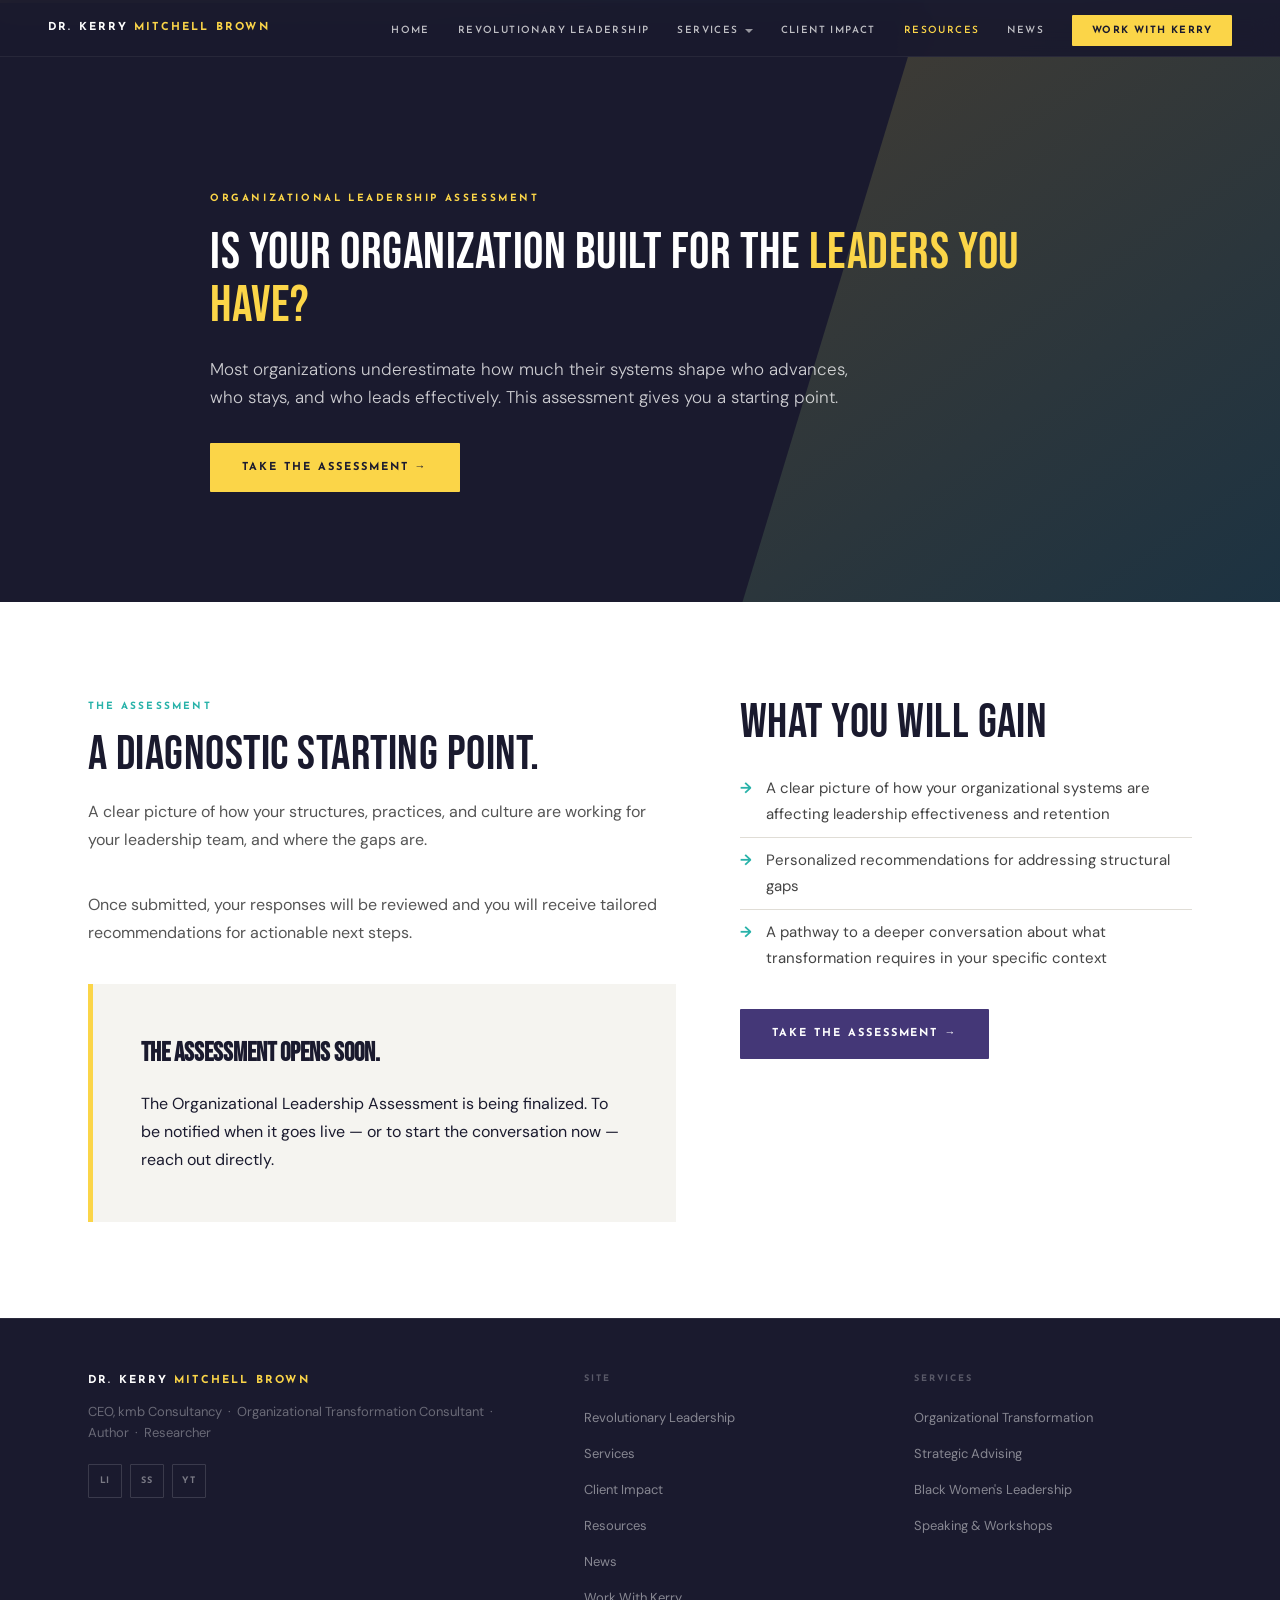
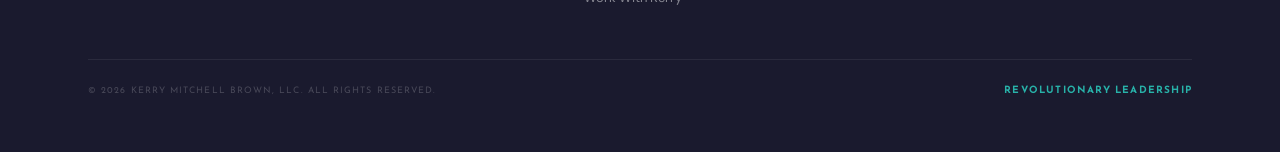
<file: assessment.html>
<!DOCTYPE html>
<html lang="en">
<head>
  <meta charset="UTF-8">
  <meta name="viewport" content="width=device-width, initial-scale=1.0">
  <title>Organizational Leadership Assessment | Dr. Kerry Mitchell Brown</title>
  <link href="https://fonts.googleapis.com/css2?family=Bebas+Neue&family=Josefin+Sans:wght@400;600;700&family=DM+Sans:opsz,wght@9..40,300;9..40,400;9..40,500&display=swap" rel="stylesheet">
  <link rel="stylesheet" href="styles.css">
</head>
<body>
  <nav id="nav" class="solid">
    <a class="nlogo" href="index.html">Dr. Kerry <b>Mitchell Brown</b></a>
    <ul class="nlinks">
        <li><a href="index.html">Home</a></li>
        <li><a href="https://revolutionarylead.com/">Revolutionary Leadership</a></li>
        <li class="has-dd" tabindex="0">
          <a href="services.html" class="dd-t">Services</a>
          <ul class="dd-menu">
            <li><a href="organizational-transformation.html">Organizational Transformation</a></li>
            <li><a href="strategic-advising.html">Strategic Advising</a></li>
            <li><a href="black-womens-leadership.html">Black Women's Leadership</a></li>
            <li><a href="speaking-and-workshops.html">Speaking &amp; Workshops</a></li>
          </ul>
        </li>
        <li><a href="client-impact.html">Client Impact</a></li>
        <li><a href="assessment.html" class="active">Resources</a></li>
        <li><a href="news.html">News</a></li>
        <li><a href="contact.html" class="ncta">Work With Kerry</a></li>
    </ul>
  </nav>

  <header class="phero">
    <div class="ph-glow"></div>
    <div class="wrap">
      <div class="phero-ct">
        <p class="ph-eye">Organizational Leadership Assessment</p>
        <h1 class="ph-h">Is Your Organization Built for the <em>Leaders You Have?</em></h1>
        <p class="ph-s">Most organizations underestimate how much their systems shape who advances, who stays, and who leads effectively. This assessment gives you a starting point.</p>
        <a class="btn bg" href="contact.html">Take the Assessment →</a>
      </div>
    </div>
  </header>
  <section class="sec"><div class="wrap tcol bias-left"><div><span class="slabel">The Assessment</span><h2 class="sec-h">A Diagnostic Starting Point.</h2><p class="sec-sub">A clear picture of how your structures, practices, and culture are working for your leadership team, and where the gaps are.</p><p class="sec-sub">Once submitted, your responses will be reviewed and you will receive tailored recommendations for actionable next steps.</p><div class="assess-box"><h3>The assessment opens soon.</h3><p>The Organizational Leadership Assessment is being finalized. To be notified when it goes live — or to start the conversation now — reach out directly.</p></div></div><div><h2 class="sec-h">What You Will Gain</h2><ul class="plist"><li>A clear picture of how your organizational systems are affecting leadership effectiveness and retention</li><li>Personalized recommendations for addressing structural gaps</li><li>A pathway to a deeper conversation about what transformation requires in your specific context</li></ul><a class="btn bp" href="contact.html">Take the Assessment →</a></div></div></section>

  <footer>
    <div class="wrap">
      <div class="fg">
        <div>
          <div class="fbrand">Dr. Kerry <b>Mitchell Brown</b></div>
          <p class="ftag">CEO, kmb Consultancy &nbsp;·&nbsp; Organizational Transformation Consultant &nbsp;·&nbsp; Author &nbsp;·&nbsp; Researcher</p>
          <div class="fsoc">
            <a href="https://www.linkedin.com">LI</a><a href="https://substack.com">SS</a><a href="https://www.youtube.com">YT</a>
          </div>
        </div>
        <div class="fc">
          <h4>Site</h4>
          <ul>
            <li><a href="https://revolutionarylead.com/">Revolutionary Leadership</a></li>
            <li><a href="services.html">Services</a></li>
            <li><a href="client-impact.html">Client Impact</a></li>
            <li><a href="assessment.html">Resources</a></li>
            <li><a href="news.html">News</a></li>
            <li><a href="contact.html">Work With Kerry</a></li>
          </ul>
        </div>
        <div class="fc">
          <h4>Services</h4>
          <ul>
            <li><a href="organizational-transformation.html">Organizational Transformation</a></li>
            <li><a href="strategic-advising.html">Strategic Advising</a></li>
            <li><a href="black-womens-leadership.html">Black Women's Leadership</a></li>
            <li><a href="speaking-and-workshops.html">Speaking & Workshops</a></li>
          </ul>
        </div>
      </div>
      <div class="fbot">
        <p>© 2026 Kerry Mitchell Brown, LLC. All rights reserved.</p>
        <a href="https://revolutionarylead.com/">Revolutionary Leadership</a>
      </div>
    </div>
  </footer>
  <script src="site.js"></script>
</body>
</html>
</file>
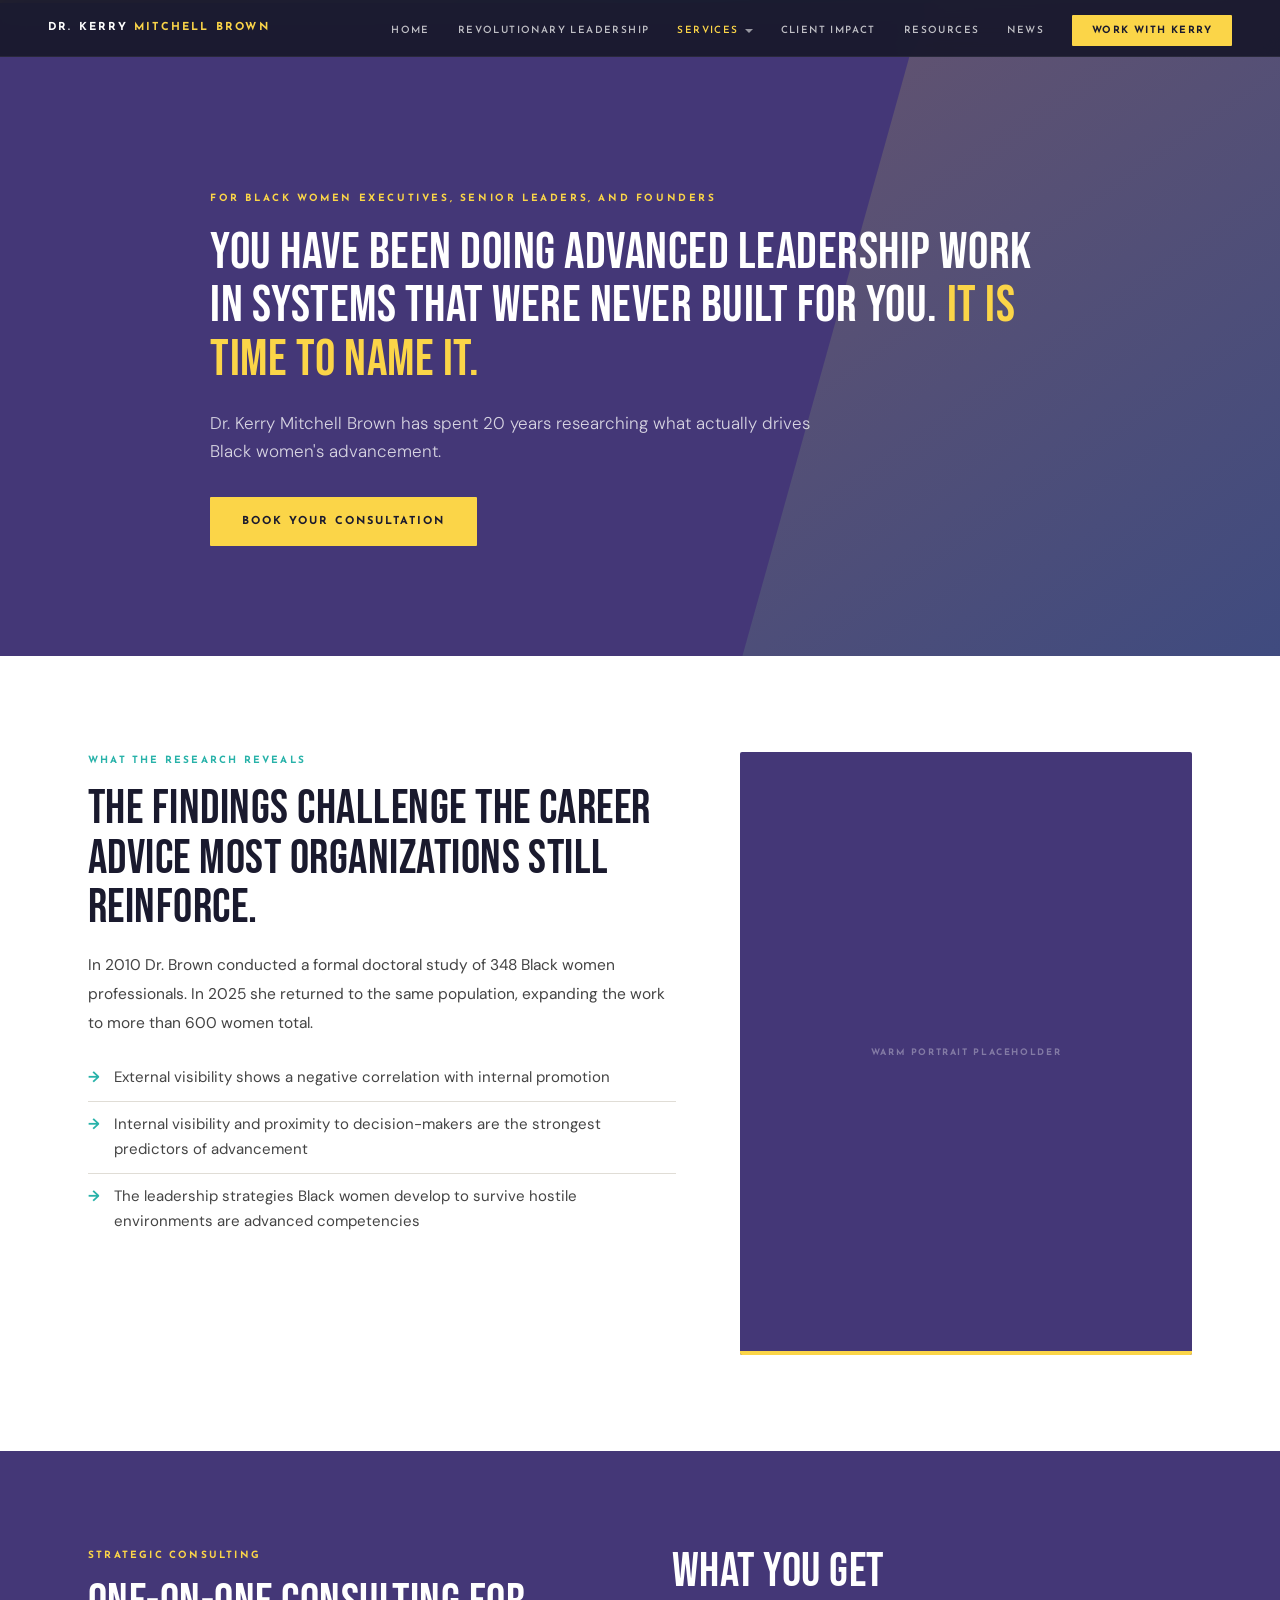
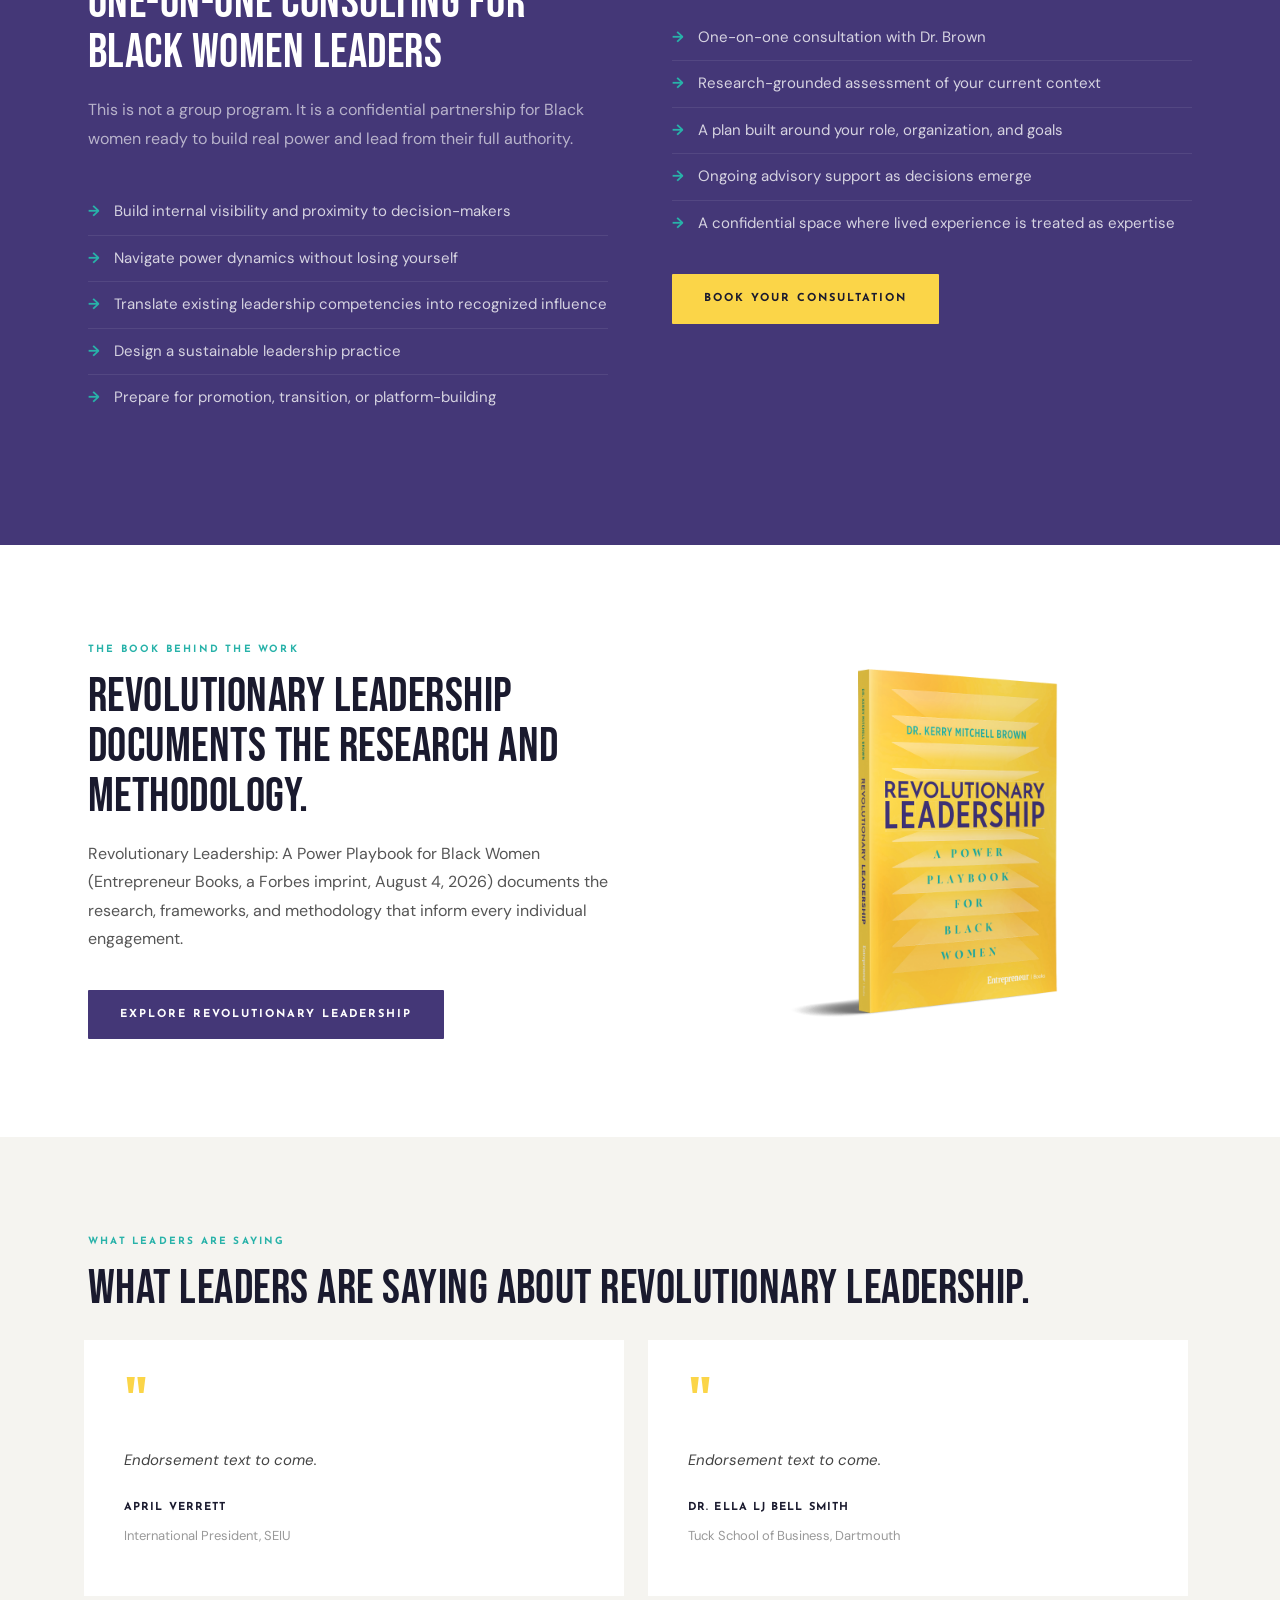
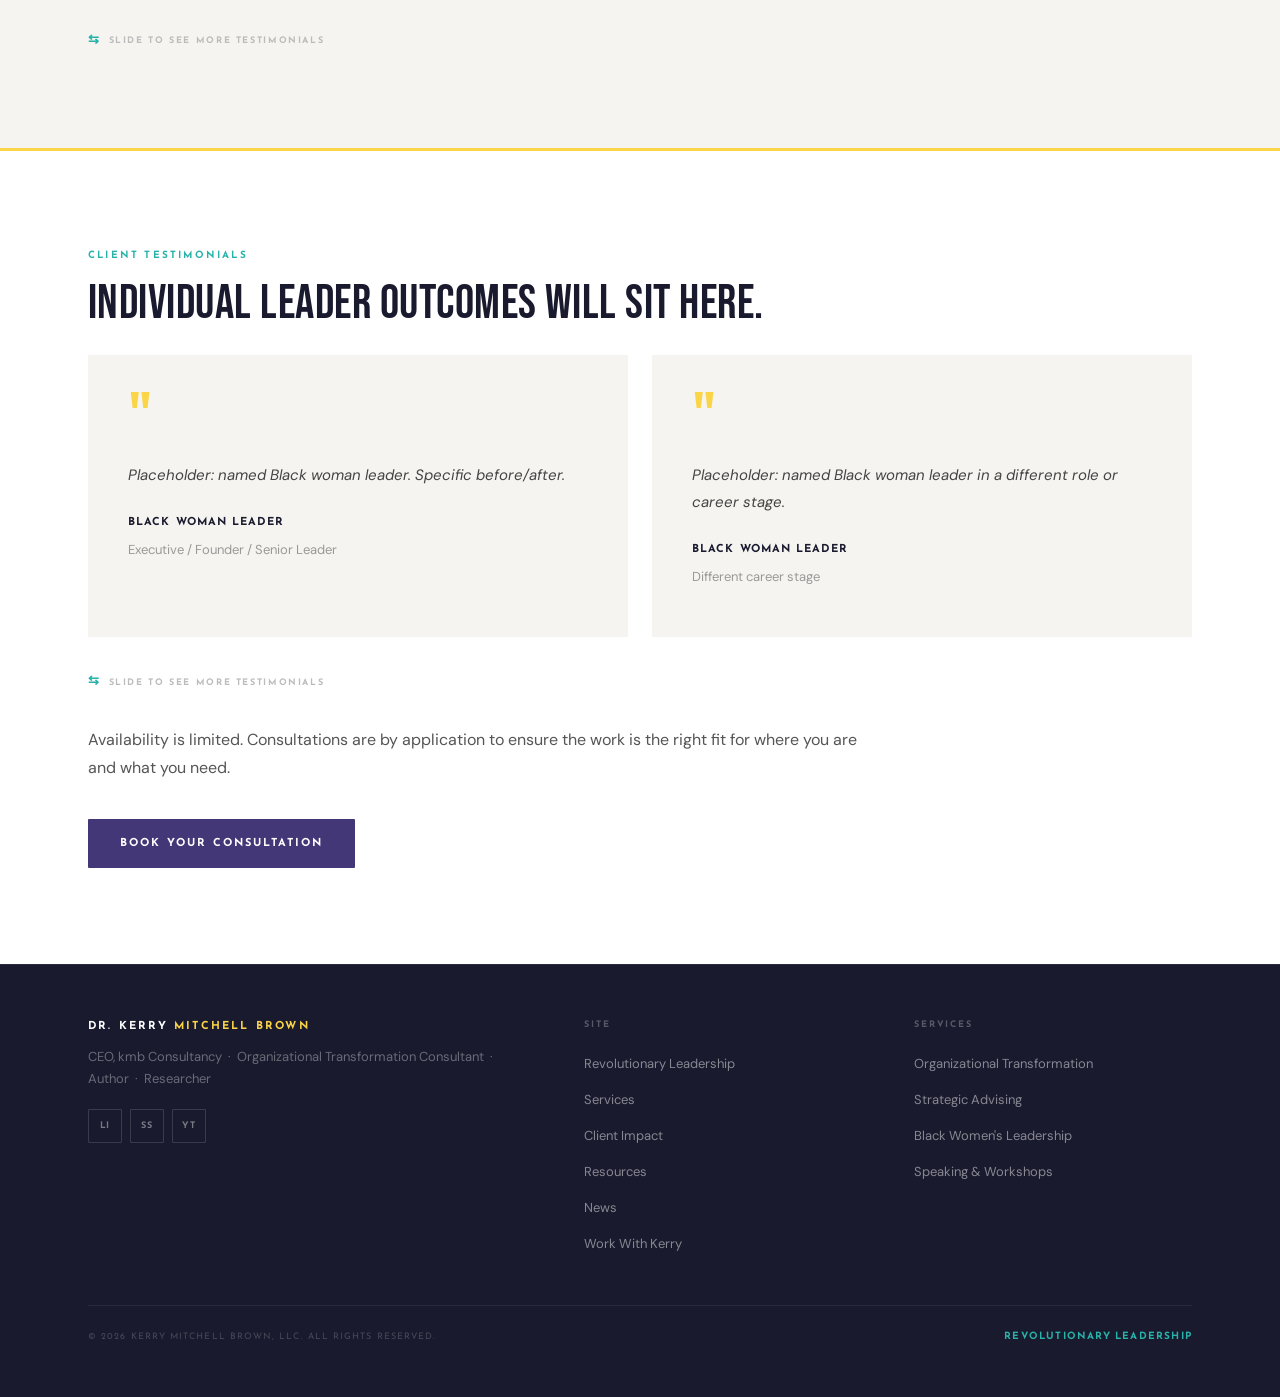
<file: black-womens-leadership.html>
<!DOCTYPE html>
<html lang="en">
<head>
  <meta charset="UTF-8">
  <meta name="viewport" content="width=device-width, initial-scale=1.0">
  <title>Black Women's Leadership | Dr. Kerry Mitchell Brown</title>
  <link href="https://fonts.googleapis.com/css2?family=Bebas+Neue&family=Josefin+Sans:wght@400;600;700&family=DM+Sans:opsz,wght@9..40,300;9..40,400;9..40,500&display=swap" rel="stylesheet">
  <style>
/* ════════════════════════════════════════════
   KMB Consultancy — kerrymitchellbrown.com
   Shared stylesheet for all pages
   Brand: Restrained Authority
════════════════════════════════════════════ */

:root{
  --charcoal:#1A1A2E;
  --white:#FFFFFF;
  --purple:#443777;
  --gold:#FBD548;
  --teal:#28B2A9;
  --warm:#F5F4F0;
  --mid:#E0DDD6;
  --fd:'Bebas Neue',sans-serif;   /* display — swap → MADE Canvas Black */
  --fs:'Josefin Sans',sans-serif; /* sub/labels/buttons */
  --fb:'DM Sans',sans-serif;      /* body */
}
*,*::before,*::after{box-sizing:border-box;margin:0;padding:0}
html{scroll-behavior:smooth}
body{font-family:var(--fb);background:var(--white);color:var(--charcoal);font-size:16px;line-height:1.75;-webkit-font-smoothing:antialiased}
img{max-width:100%;display:block}
a{text-decoration:none;color:inherit}
.wrap{max-width:1200px;margin:0 auto;padding:0 48px}

/* ━━━ BUTTONS ━━━ */
.btn{font-family:var(--fs);font-size:11px;font-weight:700;letter-spacing:.18em;text-transform:uppercase;padding:15px 32px;display:inline-block;cursor:pointer;transition:all .22s;border-radius:1px;white-space:nowrap;border:none}
.bg{background:var(--gold);color:var(--charcoal)}.bg:hover{background:#e8c22a}
.bp{background:var(--purple);color:var(--white)}.bp:hover{background:#352c5e}
.bw{border:1.5px solid rgba(255,255,255,.5);color:var(--white)}.bw:hover{background:rgba(255,255,255,.1)}
.bt{border:1.5px solid var(--teal);color:var(--teal)}.bt:hover{background:rgba(40,178,169,.1)}
.bd{background:var(--charcoal);color:var(--white)}.bd:hover{background:#000}

.eyebrow{font-family:var(--fs);font-size:10px;font-weight:700;letter-spacing:.24em;text-transform:uppercase;color:var(--teal)}
.slabel{font-family:var(--fs);font-size:10px;font-weight:700;letter-spacing:.22em;text-transform:uppercase;color:var(--teal);display:block;margin-bottom:14px}

.rv{opacity:0;transform:translateY(24px);transition:opacity .6s ease,transform .6s ease}
.rv.on{opacity:1;transform:none}

/* ━━━ NAV ━━━ */
nav{position:fixed;top:0;left:0;right:0;z-index:300;display:flex;align-items:center;justify-content:space-between;padding:22px 48px;transition:background .35s,padding .3s}
nav.stuck{background:rgba(26,26,46,.97);backdrop-filter:blur(12px);padding:14px 48px;border-bottom:1px solid rgba(255,255,255,.06)}
nav.solid{background:rgba(26,26,46,.97);backdrop-filter:blur(12px);padding:14px 48px;border-bottom:1px solid rgba(255,255,255,.06)}
.nlogo{font-family:var(--fs);font-size:11px;font-weight:700;letter-spacing:.2em;text-transform:uppercase;color:var(--white)}
.nlogo b{color:var(--gold)}
.nlinks{display:flex;align-items:center;gap:28px;list-style:none}
.nlinks a{font-family:var(--fs);font-size:10px;font-weight:600;letter-spacing:.14em;text-transform:uppercase;color:rgba(255,255,255,.72);transition:color .2s}
.nlinks a:hover{color:var(--white)}
.nlinks a.active{color:var(--gold)}
.ncta{background:var(--gold)!important;color:var(--charcoal)!important;padding:10px 20px;border-radius:1px;font-family:var(--fs)!important;font-size:10px!important;font-weight:700!important;letter-spacing:.14em!important;text-transform:uppercase!important}

/* nav dropdown (CSS-only, hover & focus) */
.has-dd{position:relative}
.dd-t{display:inline-flex;align-items:center;gap:6px;cursor:pointer}
.dd-t::after{content:'';width:0;height:0;border-left:4px solid transparent;border-right:4px solid transparent;border-top:4px solid rgba(255,255,255,.55);transition:transform .2s,border-top-color .2s}
.has-dd:hover .dd-t::after,.has-dd:focus-within .dd-t::after{transform:rotate(180deg);border-top-color:var(--gold)}
.dd-menu{position:absolute;top:100%;left:-14px;min-width:280px;background:rgba(26,26,46,.98);backdrop-filter:blur(12px);border:1px solid rgba(255,255,255,.08);border-top:2px solid var(--gold);padding:10px 0;list-style:none;opacity:0;visibility:hidden;transform:translateY(8px);transition:opacity .22s,transform .22s,visibility .22s;box-shadow:0 18px 40px rgba(0,0,0,.4);z-index:310}
.has-dd:hover .dd-menu,.has-dd:focus-within .dd-menu{opacity:1;visibility:visible;transform:translateY(0)}
.dd-menu li{margin:0}
.dd-menu a{display:block;padding:11px 22px;font-family:var(--fs);font-size:10px;font-weight:600;letter-spacing:.14em;text-transform:uppercase;color:rgba(255,255,255,.72);transition:background .2s,color .2s;white-space:nowrap}
.dd-menu a:hover{background:rgba(251,213,72,.08);color:var(--gold)}

/* ━━━ HERO (homepage) ━━━ */
.hero{position:relative;height:100vh;min-height:680px;display:flex;align-items:center;overflow:hidden}
.hero-vid{position:absolute;inset:0;pointer-events:none;overflow:hidden}
.hero-vid iframe,.hero-vid video{position:absolute;top:50%;left:50%;transform:translate(-50%,-50%);width:100vw;height:56.25vw;min-height:100vh;min-width:177.78vh;border:none;object-fit:cover}
.hero-ov{position:absolute;inset:0;background:linear-gradient(115deg,rgba(26,26,46,.90) 0%,rgba(68,55,119,.50) 55%,rgba(26,26,46,.30) 100%)}
.hero-ct{position:relative;z-index:2;padding:0 80px;max-width:860px}
.he{font-family:var(--fs);font-size:10px;font-weight:700;letter-spacing:.26em;text-transform:uppercase;color:var(--gold);margin-bottom:18px;opacity:0;animation:fu .8s .1s ease forwards}
.hh{font-family:var(--fd);font-size:clamp(2rem,4vw,3.6rem);font-weight:400;letter-spacing:.01em;line-height:1.05;color:var(--white);margin-bottom:18px;opacity:0;animation:fu .8s .3s ease forwards}
.hh em{color:var(--gold);font-style:normal}
.hs{font-family:var(--fb);font-size:16px;font-weight:300;color:rgba(255,255,255,.78);max-width:480px;line-height:1.65;margin-bottom:12px;opacity:0;animation:fu .8s .5s ease forwards}
.hst{font-family:var(--fs);font-size:9px;font-weight:600;letter-spacing:.18em;text-transform:uppercase;color:rgba(255,255,255,.38);margin-bottom:36px;opacity:0;animation:fu .8s .65s ease forwards}
.hctas{display:flex;gap:14px;flex-wrap:wrap;opacity:0;animation:fu .8s .8s ease forwards}
.hbar{position:absolute;bottom:0;left:80px;width:2px;height:68px;background:var(--teal);z-index:2}
@keyframes fu{from{opacity:0;transform:translateY(20px)}to{opacity:1;transform:none}}

/* ━━━ PAGE HERO (interior pages) ━━━ */
.phero{position:relative;background:var(--charcoal);padding:190px 0 110px;color:var(--white);overflow:hidden;min-height:520px;display:flex;align-items:flex-end}
.phero.purple{background:var(--purple)}
.phero::before{content:'';position:absolute;top:0;left:0;right:0;height:3px;background:linear-gradient(90deg,var(--gold) 0%,var(--teal) 50%,var(--purple) 100%)}
.phero-ct{position:relative;z-index:2;max-width:860px}
.ph-eye{font-family:var(--fs);font-size:10px;font-weight:700;letter-spacing:.26em;text-transform:uppercase;color:var(--gold);margin-bottom:18px}
.ph-h{font-family:var(--fd);font-size:clamp(2rem,4vw,3.4rem);font-weight:400;letter-spacing:.01em;line-height:1.05;color:var(--white);margin-bottom:22px}
.ph-h em{color:var(--gold);font-style:normal}
.ph-s{font-family:var(--fb);font-size:17px;font-weight:300;color:rgba(255,255,255,.78);max-width:640px;line-height:1.65;margin-bottom:32px}
.phero::after{content:'';position:absolute;right:0;bottom:0;width:42vw;max-width:620px;height:100%;background:linear-gradient(145deg,rgba(251,213,72,.18),rgba(40,178,169,.16));clip-path:polygon(34% 0,100% 0,100% 100%,0 100%);pointer-events:none}
.ph-glow{display:none}

/* ━━━ AS SEEN IN ━━━ */
.seen{background:var(--white);border-top:1px solid var(--mid);border-bottom:1px solid var(--mid);padding:30px 0}
.seen-r{display:flex;align-items:center}
.seen-l{font-family:var(--fs);font-size:9px;font-weight:700;letter-spacing:.22em;text-transform:uppercase;color:#c0bdb6;white-space:nowrap;padding-right:32px;border-right:1px solid var(--mid);flex-shrink:0}
.logos{display:flex;align-items:center;gap:32px;flex-wrap:wrap;padding-left:32px}
.logo-i{opacity:.32;transition:opacity .2s;display:flex;align-items:center;flex-shrink:0}
.logo-i:hover{opacity:.7}

/* ━━━ DUAL PROBLEM ━━━ */
.dual{display:grid;grid-template-columns:1fr 1fr}
.dc{padding:80px 56px;position:relative}
.dc.dark{background:var(--charcoal)}
.dc.light{background:var(--warm)}
.dc::before{content:'';position:absolute;top:0;left:0;right:0;height:3px}
.dc.dark::before{background:var(--teal)}
.dc.light::before{background:var(--purple)}
.dc .eyebrow{margin-bottom:16px}
.dc-h{font-family:var(--fd);font-size:clamp(1.9rem,3vw,2.7rem);font-weight:400;letter-spacing:.01em;line-height:1.02;margin:16px 0 22px}
.dc.dark .dc-h{color:var(--white)}
.dc.light .dc-h{color:var(--charcoal)}
.dc-p{font-size:15px;line-height:1.82;margin-bottom:14px}
.dc.dark .dc-p{color:rgba(255,255,255,.62)}
.dc.light .dc-p{color:#555}
.dc-ul{list-style:none;margin:22px 0 34px}
.dc-ul li{font-family:var(--fs);font-size:12px;font-weight:600;letter-spacing:.05em;display:flex;align-items:center;gap:10px;padding:10px 0;border-top:1px solid rgba(255,255,255,.07)}
.dc.light .dc-ul li{border-top-color:rgba(0,0,0,.06)}
.dc-ul li::before{content:'→';color:var(--teal)}
.dc.dark .dc-ul li{color:rgba(255,255,255,.80)}
.dc.light .dc-ul li{color:var(--charcoal)}

/* ━━━ CREDENTIALS ━━━ */
.creds{background:var(--charcoal);padding:80px 0 96px}
.stats{display:grid;grid-template-columns:repeat(4,1fr);border-bottom:1px solid rgba(255,255,255,.08);border-top:1px solid rgba(255,255,255,.08)}
.st{padding:44px 0;text-align:center;border-right:1px solid rgba(255,255,255,.07)}
.st:last-child{border-right:none}
.st-n{font-family:var(--fd);font-size:clamp(2.8rem,4.5vw,4rem);font-weight:400;color:var(--gold);line-height:1;display:block;margin-bottom:8px}
.st-l{font-family:var(--fs);font-size:9px;font-weight:700;letter-spacing:.22em;text-transform:uppercase;color:rgba(255,255,255,.35)}

.cg{display:grid;grid-template-columns:380px 1fr;gap:64px;align-items:start;padding-top:64px}
.cphoto{position:relative;border-radius:2px;overflow:hidden;background:var(--purple);aspect-ratio:3/4;width:100%}
.cpholder{position:absolute;inset:0;display:flex;flex-direction:column;align-items:center;justify-content:center;gap:14px;padding:24px}
.cpholder svg{opacity:.18}
.cpholder p{font-family:var(--fs);font-size:9px;font-weight:700;letter-spacing:.18em;text-transform:uppercase;color:rgba(255,255,255,.28);text-align:center;line-height:1.8}
.cphoto::after{content:'';position:absolute;bottom:0;left:0;right:0;height:4px;background:var(--gold)}

.cbio{padding-top:4px}
.cred-h{font-family:var(--fd);font-size:clamp(2.2rem,3.8vw,3.4rem);font-weight:400;letter-spacing:.01em;line-height:1.0;color:var(--white);margin-bottom:26px}
.cred-h em{color:var(--gold);font-style:normal}
.cred-p{font-size:15px;line-height:1.85;color:rgba(255,255,255,.60);margin-bottom:14px}
.badges{display:flex;flex-wrap:wrap;gap:8px;margin:26px 0 34px}
.badge{font-family:var(--fs);font-size:9px;font-weight:700;letter-spacing:.12em;text-transform:uppercase;padding:6px 12px;border:1px solid rgba(40,178,169,.35);color:var(--teal);border-radius:1px}

/* ━━━ SERVICES (homepage) ━━━ */
.services{background:var(--white);padding:96px 0}
.sh2{font-family:var(--fd);font-size:clamp(2.4rem,5vw,4rem);font-weight:400;letter-spacing:.01em;line-height:1.0;color:var(--charcoal);margin-top:8px}
.shdr{margin-bottom:52px}

.sgrid{display:grid;grid-template-columns:repeat(4,1fr);border:1px solid var(--mid)}
.scard{padding:40px 30px;border-right:1px solid var(--mid);position:relative;transition:background .25s;overflow:hidden;display:flex;flex-direction:column}
.scard:last-child{border-right:none}
.scard::before{content:'';position:absolute;top:0;left:0;right:0;height:3px;background:var(--mid);transition:background .25s}
.scard:hover{background:var(--charcoal)}
.scard:hover::before{background:var(--gold)}
.scard:hover .snum{color:rgba(68,55,119,.3)}
.scard:hover .saud{color:var(--teal)}
.scard:hover .stit{color:var(--white)}
.scard:hover .sbod{color:rgba(255,255,255,.55)}
.scard:hover .slnk{color:var(--gold)}
.snum{font-family:var(--fd);font-size:3.2rem;font-weight:400;color:var(--mid);line-height:1;margin-bottom:24px;transition:color .25s}
.saud{font-family:var(--fs);font-size:9px;font-weight:700;letter-spacing:.16em;text-transform:uppercase;color:var(--teal);margin-bottom:10px}
.stit{font-family:var(--fd);font-size:1.5rem;font-weight:400;letter-spacing:.01em;line-height:1.05;color:var(--charcoal);margin-bottom:14px;transition:color .25s}
.sbod{font-size:13.5px;line-height:1.75;color:#777;margin-bottom:22px;transition:color .25s;flex:1}
.slnk{font-family:var(--fs);font-size:10px;font-weight:700;letter-spacing:.14em;text-transform:uppercase;color:var(--purple);display:flex;align-items:center;gap:6px;transition:color .25s}

/* ━━━ RL BRIDGE ━━━ */
.rl{background:var(--purple);padding:52px 0}
.rlg{display:grid;grid-template-columns:160px 1fr 280px;gap:48px;align-items:center}
.rlbook{background:var(--charcoal);border-radius:2px;border-left:6px solid var(--gold);padding:20px 16px 20px 20px;box-shadow:10px 10px 40px rgba(0,0,0,.45);aspect-ratio:2/3;display:flex;flex-direction:column;justify-content:space-between}
.rlt{font-family:var(--fd);font-size:1.4rem;font-weight:400;letter-spacing:.01em;color:var(--white);line-height:1.05}
.rls{font-family:var(--fs);font-size:8px;font-weight:700;letter-spacing:.16em;text-transform:uppercase;color:var(--gold);margin-top:8px}
.rla{font-family:var(--fs);font-size:8px;letter-spacing:.1em;color:rgba(255,255,255,.38)}
.rl-copy .slabel{color:var(--gold)}
.rlh{font-family:var(--fd);font-size:clamp(1.7rem,2.5vw,2.3rem);font-weight:400;letter-spacing:.01em;line-height:1.02;color:var(--white);margin-bottom:12px}
.rlp{font-size:14px;line-height:1.75;color:rgba(255,255,255,.62);margin-bottom:10px}
.rlpub{font-family:var(--fs);font-size:9px;font-weight:700;letter-spacing:.16em;text-transform:uppercase;color:var(--gold);margin-bottom:22px}
.rlctas{display:flex;gap:12px;flex-wrap:wrap}
.ends{display:flex;flex-direction:column;gap:10px}
.eq{background:rgba(251,213,72,.12);border-left:3px solid var(--gold);padding:12px 14px;border-radius:0 2px 2px 0}
.eqq{font-family:var(--fb);font-size:12px;font-style:italic;color:rgba(255,255,255,.88);line-height:1.45;margin-bottom:6px}
.eqn{font-family:var(--fs);font-size:8px;font-weight:700;letter-spacing:.1em;text-transform:uppercase;color:var(--gold);opacity:.75}

/* ━━━ TESTIMONIALS ━━━ */
.testi{background:var(--warm);padding:96px 0}
.tgrid{display:grid;grid-template-columns:1fr 1fr;gap:24px}
.tc{background:var(--white);padding:44px 40px;border-bottom:3px solid transparent;transition:border-color .25s}
.tc:hover{border-color:var(--teal)}

/* testimonials slider (CSS-only scroll-snap, no JS) */
.tslider{position:relative;margin-top:8px}
.tslider .tgrid{display:flex;gap:24px;overflow-x:auto;scroll-snap-type:x mandatory;scroll-behavior:smooth;padding:8px 4px 28px;margin:0 -4px;-webkit-overflow-scrolling:touch;scrollbar-width:thin;scrollbar-color:var(--teal) transparent}
.tslider .tgrid::-webkit-scrollbar{height:6px}
.tslider .tgrid::-webkit-scrollbar-track{background:rgba(0,0,0,.05);border-radius:3px}
.tslider .tgrid::-webkit-scrollbar-thumb{background:var(--teal);border-radius:3px}
.tslider .tc{flex:0 0 calc(50% - 12px);scroll-snap-align:start;min-width:300px}
.tslider .tc:first-child{scroll-snap-align:start}
.thint{font-family:var(--fs);font-size:9px;font-weight:700;letter-spacing:.18em;text-transform:uppercase;color:#bbb;display:flex;align-items:center;gap:8px;margin-top:6px}
.thint::before{content:'⇆';font-size:13px;color:var(--teal)}
@media(max-width:1024px){
  .tslider .tc{flex:0 0 calc(85% - 12px)}
}

/* signature talks accordion (HTML <details>) */
.talk-acc{border-top:1px solid var(--mid)}
.talk-acc summary{list-style:none;cursor:pointer;display:grid;grid-template-columns:80px 1fr auto;gap:24px;padding:26px 4px;border-bottom:1px solid var(--mid);align-items:center;transition:background .2s}
.talk-acc summary::-webkit-details-marker{display:none}
.talk-acc summary::marker{display:none}
.talk-acc summary:hover{background:var(--warm)}
.talk-acc[open] summary{background:var(--warm);border-bottom-color:transparent}
.talk-acc .talk-n{font-family:var(--fd);font-size:2.4rem;color:var(--gold);line-height:1}
.talk-acc .talk-head{display:flex;flex-direction:column;gap:6px}
.talk-acc .talk-head .talk-h{font-family:var(--fd);font-size:1.4rem;line-height:1.1;letter-spacing:.01em;color:var(--charcoal);margin:0}
.talk-acc .talk-head .talk-sub{font-family:var(--fs);font-size:11px;font-weight:700;letter-spacing:.12em;text-transform:uppercase;color:var(--teal);margin:0}
.talk-tog{font-family:var(--fs);font-size:18px;color:var(--purple);width:36px;height:36px;border:1px solid var(--mid);border-radius:50%;display:inline-flex;align-items:center;justify-content:center;transition:transform .25s,background .2s,color .2s,border-color .2s}
.talk-acc[open] .talk-tog{transform:rotate(45deg);background:var(--purple);color:var(--white);border-color:var(--purple)}
.talk-acc .talk-body{padding:8px 4px 28px 112px;border-bottom:1px solid var(--mid);background:var(--warm)}
.talk-acc .talk-body p{font-size:14.5px;line-height:1.78;color:#555;margin-bottom:12px}
.talk-acc .talk-body .talk-aud{font-family:var(--fs);font-size:10px;font-weight:600;letter-spacing:.1em;text-transform:uppercase;color:#999}
.talk-acc .talk-body .talk-aud b{color:var(--charcoal);font-weight:700;letter-spacing:.16em;margin-right:8px}
@media(max-width:1024px){
  .talk-acc summary{grid-template-columns:50px 1fr auto;gap:16px}
  .talk-acc .talk-body{padding-left:18px}
}
.tmark{font-family:var(--fd);font-size:72px;color:var(--gold);line-height:.6;margin-bottom:20px;display:block}
.tq{font-size:15px;font-style:italic;line-height:1.8;color:#444;margin-bottom:24px}
.ta strong{font-family:var(--fs);font-size:11px;font-weight:700;letter-spacing:.1em;text-transform:uppercase;color:var(--charcoal);display:block;margin-bottom:3px}
.ta span{font-size:13px;color:#999}
.tph{background:var(--white);padding:44px 40px;border:2px dashed var(--mid);display:flex;flex-direction:column;align-items:center;justify-content:center;gap:10px;text-align:center;min-height:220px}
.tph p{font-family:var(--fs);font-size:9px;font-weight:700;letter-spacing:.14em;text-transform:uppercase;color:#c8c4bc}
.tcta{text-align:center;margin-top:52px}

/* ━━━ WORK WITH ━━━ */
.work{background:var(--charcoal);padding:96px 0}
.wcards{display:grid;grid-template-columns:1fr 1fr;gap:2px;margin-top:52px}
.wc{background:rgba(255,255,255,.04);border:1px solid rgba(255,255,255,.07);padding:52px 48px;transition:background .25s}
.wc:hover{background:rgba(255,255,255,.08)}
.wc .eyebrow{margin-bottom:16px}
.wch{font-family:var(--fd);font-size:clamp(1.8rem,3vw,2.6rem);font-weight:400;letter-spacing:.01em;line-height:1.02;color:var(--white);margin-bottom:18px}
.wcp{font-size:14px;line-height:1.78;color:rgba(255,255,255,.55);margin-bottom:32px}

/* ━━━ FOOTER ━━━ */
footer{background:var(--charcoal);border-top:1px solid rgba(255,255,255,.07);padding:52px 0}
.fg{display:grid;grid-template-columns:1.6fr 1fr 1fr;gap:52px;margin-bottom:40px}
.fbrand{font-family:var(--fs);font-size:11px;font-weight:700;letter-spacing:.2em;text-transform:uppercase;color:var(--white);margin-bottom:10px}
.fbrand b{color:var(--gold)}
.ftag{font-size:13px;line-height:1.65;color:rgba(255,255,255,.35);margin-bottom:20px}
.fsoc{display:flex;gap:8px}
.fsoc a{font-family:var(--fs);font-size:9px;font-weight:700;letter-spacing:.08em;width:34px;height:34px;border:1px solid rgba(255,255,255,.14);display:flex;align-items:center;justify-content:center;color:rgba(255,255,255,.42);transition:all .2s;border-radius:1px}
.fsoc a:hover{border-color:var(--gold);color:var(--gold)}
.fc h4{font-family:var(--fs);font-size:9px;font-weight:700;letter-spacing:.2em;text-transform:uppercase;color:rgba(255,255,255,.28);margin-bottom:16px}
.fc ul{list-style:none}
.fc ul li{margin-bottom:8px}
.fc ul li a{font-size:13px;color:rgba(255,255,255,.48);transition:color .2s}
.fc ul li a:hover{color:var(--white)}
.fbot{border-top:1px solid rgba(255,255,255,.07);padding-top:22px;display:flex;justify-content:space-between;align-items:center;flex-wrap:wrap;gap:12px}
.fbot p{font-family:var(--fs);font-size:9px;letter-spacing:.12em;text-transform:uppercase;color:rgba(255,255,255,.2)}
.fbot a{font-family:var(--fs);font-size:10px;font-weight:700;letter-spacing:.12em;text-transform:uppercase;color:var(--teal)}

/* ━━━ GENERIC SECTIONS ━━━ */
section.sec{padding:96px 0;background:var(--white)}
section.sec.warm{background:var(--warm)}
section.sec.dark{background:var(--charcoal);color:var(--white)}
section.sec.purple{background:var(--purple);color:var(--white)}
.sec-h{font-family:var(--fd);font-size:clamp(2rem,4vw,3rem);font-weight:400;letter-spacing:.01em;line-height:1.04;color:var(--charcoal);margin-bottom:18px}
.sec.dark .sec-h,.sec.purple .sec-h{color:var(--white)}
.sec-h em{color:var(--gold);font-style:normal}
.sec-sub{font-size:16px;line-height:1.78;color:#555;max-width:780px;margin-bottom:36px}
.sec.dark .sec-sub,.sec.purple .sec-sub{color:rgba(255,255,255,.62)}
.sec-body p{font-size:15.5px;line-height:1.85;margin-bottom:16px;color:#444}
.sec.dark .sec-body p,.sec.purple .sec-body p{color:rgba(255,255,255,.7)}

/* prose lists */
.plist{list-style:none;margin:18px 0 28px}
.plist li{font-size:15px;line-height:1.7;padding:10px 0 10px 26px;position:relative;color:#444;border-top:1px solid var(--mid)}
.plist li:first-child{border-top:none}
.plist li::before{content:'→';position:absolute;left:0;top:10px;color:var(--teal);font-weight:700}
.sec.dark .plist li,.sec.purple .plist li{color:rgba(255,255,255,.78);border-top-color:rgba(255,255,255,.08)}

.subhead{font-family:var(--fd);font-size:clamp(1.4rem,2.2vw,1.9rem);font-weight:400;letter-spacing:.01em;line-height:1.1;margin:36px 0 14px;color:var(--charcoal)}
.sec.dark .subhead,.sec.purple .subhead{color:var(--white)}
.subhead em{color:var(--gold);font-style:normal}

/* ━━━ TWO-COLUMN LAYOUTS ━━━ */
.tcol{display:grid;grid-template-columns:1fr 1fr;gap:64px;align-items:start}
.tcol.bias-left{grid-template-columns:1.3fr 1fr}
.tcol.bias-right{grid-template-columns:1fr 1.3fr}

/* photo card */
.pcard{position:relative;background:var(--purple);aspect-ratio:3/4;overflow:hidden;border-radius:2px}
.pcard.wide{aspect-ratio:4/3}
.pcard.kerry-photo{
  background-image:linear-gradient(135deg,rgba(68,55,119,.7) 0%,rgba(26,26,46,.85) 100%),
                   url('https://images.unsplash.com/photo-1573497019418-b400bb3ab074?w=800&auto=format');
  background-size:cover;
  background-position:center top;
}
.pcard::after{content:'';position:absolute;bottom:0;left:0;right:0;height:4px;background:var(--gold)}
.pcard-ph{position:absolute;inset:0;display:flex;flex-direction:column;align-items:center;justify-content:center;gap:14px;padding:24px;text-align:center}
.pcard-ph svg{opacity:.22}
.pcard-ph p{font-family:var(--fs);font-size:9px;font-weight:700;letter-spacing:.18em;text-transform:uppercase;color:rgba(255,255,255,.34);line-height:1.8}

/* ━━━ TALK CARDS (Speaking page) ━━━ */
.talks{display:grid;grid-template-columns:1fr;gap:0;border-top:1px solid var(--mid)}
.talk{display:grid;grid-template-columns:80px 1fr 240px;gap:32px;padding:34px 4px;border-bottom:1px solid var(--mid);align-items:start;transition:background .2s}
.talk:hover{background:var(--warm)}
.talk-n{font-family:var(--fd);font-size:2.6rem;color:var(--gold);line-height:1}
.talk-h{font-family:var(--fd);font-size:1.5rem;line-height:1.1;letter-spacing:.01em;color:var(--charcoal);margin-bottom:8px}
.talk-sub{font-family:var(--fs);font-size:11px;font-weight:700;letter-spacing:.12em;text-transform:uppercase;color:var(--teal);margin-bottom:14px}
.talk-p{font-size:14.5px;line-height:1.75;color:#555}
.talk-aud{font-family:var(--fs);font-size:10px;font-weight:600;letter-spacing:.1em;text-transform:uppercase;color:#999;line-height:1.6}
.talk-aud b{display:block;color:var(--charcoal);font-weight:700;letter-spacing:.16em;margin-bottom:6px}

/* ━━━ FORMAT PILLS ━━━ */
.formats{display:grid;grid-template-columns:repeat(auto-fit,minmax(220px,1fr));gap:16px;margin-top:24px}
.fmt{padding:24px 22px;background:var(--warm);border-left:3px solid var(--teal);border-radius:0 2px 2px 0}
.fmt h4{font-family:var(--fd);font-size:1.15rem;line-height:1.1;color:var(--charcoal);margin-bottom:6px}
.fmt p{font-size:13.5px;line-height:1.65;color:#666}

/* ━━━ SECTOR CARDS (Org Transformation) ━━━ */
.sectors{display:grid;grid-template-columns:1fr 1fr;gap:2px;background:var(--mid);margin-top:32px}
.sec-card{background:var(--white);padding:38px 32px;position:relative;transition:background .25s}
.sec-card.primary{background:var(--charcoal);color:var(--white)}
.sec-card.primary .sec-card-h{color:var(--white)}
.sec-card.primary .sec-card-p{color:rgba(255,255,255,.65)}
.sec-card-tag{font-family:var(--fs);font-size:10px;font-weight:700;letter-spacing:.18em;text-transform:uppercase;color:var(--teal);margin-bottom:12px;display:flex;align-items:center;gap:8px}
.sec-card-tag .pri{background:var(--gold);color:var(--charcoal);padding:3px 7px;font-size:8px;letter-spacing:.16em;border-radius:1px}
.sec-card-h{font-family:var(--fd);font-size:1.45rem;line-height:1.1;color:var(--charcoal);margin-bottom:10px}
.sec-card-p{font-size:14px;line-height:1.7;color:#555}

/* ━━━ NEWS LIST ━━━ */
.newslist{display:grid;grid-template-columns:1fr;gap:0;margin-top:8px}
.nitem{display:grid;grid-template-columns:120px 1fr 180px;gap:32px;padding:24px 4px;border-bottom:1px solid var(--mid);align-items:center;transition:background .2s,padding .2s;cursor:pointer}
.nitem:hover{background:var(--warm);padding-left:14px}
.ndate{font-family:var(--fs);font-size:10px;font-weight:700;letter-spacing:.12em;text-transform:uppercase;color:#999}
.ntitle{font-family:var(--fd);font-size:1.2rem;line-height:1.2;color:var(--charcoal)}
.nsource{font-family:var(--fs);font-size:10px;font-weight:600;letter-spacing:.1em;text-transform:uppercase;color:var(--teal);text-align:right}

/* news filters */
.filters{display:flex;gap:8px;flex-wrap:wrap;margin:28px 0 8px}
.filter{font-family:var(--fs);font-size:10px;font-weight:700;letter-spacing:.16em;text-transform:uppercase;padding:9px 16px;border:1px solid var(--mid);background:transparent;cursor:pointer;color:#666;transition:all .2s;border-radius:1px}
.filter:hover{border-color:var(--charcoal);color:var(--charcoal)}
.filter.on{background:var(--charcoal);color:var(--white);border-color:var(--charcoal)}

/* ━━━ NEWS CARDS (v2) ━━━ */
.ngrid{display:grid;grid-template-columns:repeat(3,1fr);gap:28px;margin-top:32px}
.ncard{background:var(--white);border:1px solid var(--mid);overflow:hidden;display:flex;flex-direction:column;transition:transform .25s,box-shadow .25s;cursor:pointer}
.ncard:hover{transform:translateY(-4px);box-shadow:0 18px 40px rgba(26,26,46,.10)}
.ncard-img{position:relative;aspect-ratio:16/10;background:linear-gradient(135deg,var(--purple) 0%,var(--charcoal) 100%);overflow:hidden;display:flex;align-items:center;justify-content:center}
.ncard-img::after{content:'';position:absolute;inset:0;background:radial-gradient(circle at 30% 30%,rgba(251,213,72,.18),transparent 55%)}
.ncard-img .nph{position:relative;z-index:1;font-family:var(--fs);font-size:9px;font-weight:700;letter-spacing:.22em;text-transform:uppercase;color:rgba(255,255,255,.45);text-align:center;padding:14px}
.ncard-tag{position:absolute;top:14px;left:14px;background:var(--gold);color:var(--charcoal);font-family:var(--fs);font-size:9px;font-weight:700;letter-spacing:.18em;text-transform:uppercase;padding:5px 10px;z-index:2;border-radius:1px}
.ncard-body{padding:24px 26px 28px;display:flex;flex-direction:column;gap:10px;flex:1}
.ncard-date{font-family:var(--fs);font-size:10px;font-weight:700;letter-spacing:.14em;text-transform:uppercase;color:#999}
.ncard-title{font-family:var(--fd);font-size:1.25rem;line-height:1.18;color:var(--charcoal);letter-spacing:.01em}
.ncard-source{font-family:var(--fs);font-size:10px;font-weight:700;letter-spacing:.16em;text-transform:uppercase;color:var(--teal);margin-top:auto;padding-top:10px;border-top:1px solid var(--mid)}
@media(max-width:1024px){.ngrid{grid-template-columns:repeat(2,1fr);gap:20px}}
@media(max-width:640px){.ngrid{grid-template-columns:1fr}}

/* ━━━ ASSESSMENT ━━━ */
.assess-box{background:var(--warm);padding:48px;border-left:5px solid var(--gold);margin-top:24px}
.assess-box h3{font-family:var(--fd);font-size:1.6rem;color:var(--charcoal);margin-bottom:14px}

/* ━━━ CONTACT FORM ━━━ */
.contact-grid{display:grid;grid-template-columns:1fr 1fr;gap:2px;background:rgba(255,255,255,.07)}
.cform{background:var(--charcoal);padding:48px}
.cform.alt{background:#13132a}
.cform h3{font-family:var(--fd);font-size:1.7rem;color:var(--white);line-height:1.1;margin-bottom:8px}
.cform .eyebrow{margin-bottom:14px}
.cform p{font-size:14px;line-height:1.7;color:rgba(255,255,255,.6);margin-bottom:24px}
.cform label{display:block;font-family:var(--fs);font-size:10px;font-weight:700;letter-spacing:.16em;text-transform:uppercase;color:rgba(255,255,255,.6);margin:18px 0 6px}
.cform input,.cform select,.cform textarea{width:100%;padding:12px 14px;background:rgba(255,255,255,.05);border:1px solid rgba(255,255,255,.12);color:var(--white);font-family:var(--fb);font-size:14px;border-radius:1px;outline:none;transition:border-color .2s}
.cform input:focus,.cform select:focus,.cform textarea:focus{border-color:var(--gold)}
.cform textarea{resize:vertical;min-height:90px}
.cform .btn{margin-top:24px;width:100%}

/* ━━━ SERVICES INDEX ━━━ */
.svc-list{display:grid;grid-template-columns:1fr;gap:2px;margin-top:32px;background:var(--mid)}
.svc-row{background:var(--white);padding:38px 40px;display:grid;grid-template-columns:60px 1fr 180px;gap:32px;align-items:center;transition:all .25s;cursor:pointer}
.svc-row:hover{background:var(--charcoal);color:var(--white)}
.svc-row:hover .svc-h{color:var(--white)}
.svc-row:hover .svc-p{color:rgba(255,255,255,.65)}
.svc-row:hover .svc-arrow{color:var(--gold);transform:translateX(8px)}
.svc-num{font-family:var(--fd);font-size:2.4rem;color:var(--mid);line-height:1;transition:color .25s}
.svc-row:hover .svc-num{color:rgba(251,213,72,.4)}
.svc-tag{font-family:var(--fs);font-size:9px;font-weight:700;letter-spacing:.18em;text-transform:uppercase;color:var(--teal);margin-bottom:6px}
.svc-h{font-family:var(--fd);font-size:1.5rem;line-height:1.1;color:var(--charcoal);margin-bottom:6px;transition:color .25s}
.svc-p{font-size:14px;line-height:1.7;color:#666;transition:color .25s}
.svc-arrow{font-family:var(--fs);font-size:11px;font-weight:700;letter-spacing:.18em;text-transform:uppercase;color:var(--purple);text-align:right;transition:all .25s}

/* ━━━ MOBILE ━━━ */
@media(max-width:1024px){
  .dual,.cg,.rlg,.wcards,.fg,.tcol,.tcol.bias-left,.tcol.bias-right,.contact-grid,.sectors{grid-template-columns:1fr}
  .sgrid{grid-template-columns:repeat(2,1fr)}
  .tgrid{grid-template-columns:1fr}
  .stats{grid-template-columns:repeat(2,1fr)}
  .hero-ct{padding:0 36px}
  nav{padding:16px 24px}
  .nlinks{display:none}
  .talk{grid-template-columns:60px 1fr}
  .talk-aud{grid-column:1/-1;border-top:1px solid var(--mid);padding-top:14px}
  .nitem{grid-template-columns:90px 1fr;gap:14px}
  .nsource{grid-column:1/-1;text-align:left}
  .svc-row{grid-template-columns:50px 1fr;gap:18px}
  .svc-arrow{grid-column:1/-1;text-align:left;margin-top:8px}
}
@media(max-width:640px){
  .sgrid{grid-template-columns:1fr}
  .wrap{padding:0 20px}
  .dc{padding:52px 24px}
  .phero{padding:130px 0 60px}
  .cform{padding:32px 24px}
  .assess-box{padding:32px 24px}
}

</style>
</head>
<body>
  <nav id="nav" class="solid">
    <a class="nlogo" href="index.html">Dr. Kerry <b>Mitchell Brown</b></a>
    <ul class="nlinks">
        <li><a href="index.html">Home</a></li>
        <li><a href="https://revolutionarylead.com/">Revolutionary Leadership</a></li>
        <li class="has-dd" tabindex="0">
          <a href="services.html" class="dd-t active">Services</a>
          <ul class="dd-menu">
            <li><a href="organizational-transformation.html">Organizational Transformation</a></li>
            <li><a href="strategic-advising.html">Strategic Advising</a></li>
            <li><a href="black-womens-leadership.html">Black Women's Leadership</a></li>
            <li><a href="speaking-and-workshops.html">Speaking &amp; Workshops</a></li>
          </ul>
        </li>
        <li><a href="client-impact.html">Client Impact</a></li>
        <li><a href="assessment.html">Resources</a></li>
        <li><a href="news.html">News</a></li>
        <li><a href="contact.html" class="ncta">Work With Kerry</a></li>
    </ul>
  </nav>

  <header class="phero purple">
    <div class="ph-glow"></div>
    <div class="wrap">
      <div class="phero-ct">
        <p class="ph-eye">For Black Women Executives, Senior Leaders, and Founders</p>
        <h1 class="ph-h">You Have Been Doing Advanced Leadership Work in Systems That Were Never Built for You. <em>It Is Time to Name It.</em></h1>
        <p class="ph-s">Dr. Kerry Mitchell Brown has spent 20 years researching what actually drives Black women's advancement.</p>
        <a class="btn bg" href="contact.html">Book Your Consultation</a>
      </div>
    </div>
  </header>
  <section class="sec"><div class="wrap tcol bias-left"><div class="sec-body"><span class="slabel">What the Research Reveals</span><h2 class="sec-h">The Findings Challenge the Career Advice Most Organizations Still Reinforce.</h2><p>In 2010 Dr. Brown conducted a formal doctoral study of 348 Black women professionals. In 2025 she returned to the same population, expanding the work to more than 600 women total.</p><ul class="plist"><li>External visibility shows a negative correlation with internal promotion</li><li>Internal visibility and proximity to decision-makers are the strongest predictors of advancement</li><li>The leadership strategies Black women develop to survive hostile environments are advanced competencies</li></ul></div><div class="pcard"><div class="pcard-ph"><p>Warm portrait placeholder</p></div></div></div></section>
  <section class="sec purple"><div class="wrap tcol"><div><span class="slabel" style="color:var(--gold)">Strategic Consulting</span><h2 class="sec-h">One-on-One Consulting for Black Women Leaders</h2><p class="sec-sub">This is not a group program. It is a confidential partnership for Black women ready to build real power and lead from their full authority.</p><ul class="plist"><li>Build internal visibility and proximity to decision-makers</li><li>Navigate power dynamics without losing yourself</li><li>Translate existing leadership competencies into recognized influence</li><li>Design a sustainable leadership practice</li><li>Prepare for promotion, transition, or platform-building</li></ul></div><div><h2 class="sec-h">What You Get</h2><ul class="plist"><li>One-on-one consultation with Dr. Brown</li><li>Research-grounded assessment of your current context</li><li>A plan built around your role, organization, and goals</li><li>Ongoing advisory support as decisions emerge</li><li>A confidential space where lived experience is treated as expertise</li></ul><a class="btn bg" href="contact.html">Book Your Consultation</a></div></div></section>
  <section class="sec">
    <div class="wrap tcol">
      <div>
        <span class="slabel">The Book Behind the Work</span>
        <h2 class="sec-h">Revolutionary Leadership Documents the Research and Methodology.</h2>
        <p class="sec-sub">Revolutionary Leadership: A Power Playbook for Black Women (Entrepreneur Books, a Forbes imprint, August 4, 2026) documents the research, frameworks, and methodology that inform every individual engagement.</p>
        <a class="btn bp" href="https://revolutionarylead.com/">Explore Revolutionary Leadership</a>
      </div>
      <img src="foto-book-3d.png" alt="Revolutionary Leadership: A Power Playbook for Black Women — book cover" style="max-width:300px;width:100%;height:auto;margin:auto;display:block">

    </div>
  </section>
  <section class="testi">
    <div class="wrap">
      <span class="slabel">What Leaders Are Saying</span>
      <h2 class="sec-h">What Leaders Are Saying About Revolutionary Leadership.</h2>
      <div class="tslider">
        <div class="tgrid">
          <div class="tc"><span class="tmark">"</span><p class="tq">Endorsement text to come.</p><p class="ta"><strong>April Verrett</strong><span>International President, SEIU</span></p></div>
          <div class="tc"><span class="tmark">"</span><p class="tq">Endorsement text to come.</p><p class="ta"><strong>Dr. Ella LJ Bell Smith</strong><span>Tuck School of Business, Dartmouth</span></p></div>
          <div class="tc"><span class="tmark">"</span><p class="tq">Endorsement text to come.</p><p class="ta"><strong>Portia Allen-Kyle</strong><span>Civil Rights Attorney and Founder, FuturaBold</span></p></div>
          <div class="tc"><span class="tmark">"</span><p class="tq">Endorsement text to come.</p><p class="ta"><strong>Leilani M. Brown</strong><span>Author and CEO, Giant Steps LLC</span></p></div>
          <div class="tc"><span class="tmark">"</span><p class="tq">Endorsement text to come.</p><p class="ta"><strong>Dr. Suzanne Morrison-Williams</strong><span>CAO, LIRN</span></p></div>
        </div>
        <p class="thint">Slide to see more testimonials</p>
      </div>
    </div>
  </section>
  <section class="sec" style="background:var(--white);border-top:3px solid var(--gold)">
    <div class="wrap">
      <span class="slabel">Client Testimonials</span>
      <h2 class="sec-h">Individual Leader Outcomes Will Sit Here.</h2>
      <div class="tslider">
        <div class="tgrid">
          <div class="tc" style="background:var(--warm)"><span class="tmark">"</span><p class="tq">Placeholder: named Black woman leader. Specific before/after.</p><p class="ta"><strong>Black Woman Leader</strong><span>Executive / Founder / Senior Leader</span></p></div>
          <div class="tc" style="background:var(--warm)"><span class="tmark">"</span><p class="tq">Placeholder: named Black woman leader in a different role or career stage.</p><p class="ta"><strong>Black Woman Leader</strong><span>Different career stage</span></p></div>
        </div>
        <p class="thint">Slide to see more testimonials</p>
      </div>
      <p class="sec-sub" style="margin-top:32px">Availability is limited. Consultations are by application to ensure the work is the right fit for where you are and what you need.</p>
      <a class="btn bp" href="contact.html">Book Your Consultation</a>
    </div>
  </section>

  <footer>
    <div class="wrap">
      <div class="fg">
        <div>
          <div class="fbrand">Dr. Kerry <b>Mitchell Brown</b></div>
          <p class="ftag">CEO, kmb Consultancy &nbsp;·&nbsp; Organizational Transformation Consultant &nbsp;·&nbsp; Author &nbsp;·&nbsp; Researcher</p>
          <div class="fsoc">
            <a href="https://www.linkedin.com">LI</a><a href="https://substack.com">SS</a><a href="https://www.youtube.com">YT</a>
          </div>
        </div>
        <div class="fc">
          <h4>Site</h4>
          <ul>
            <li><a href="https://revolutionarylead.com/">Revolutionary Leadership</a></li>
            <li><a href="services.html">Services</a></li>
            <li><a href="client-impact.html">Client Impact</a></li>
            <li><a href="assessment.html">Resources</a></li>
            <li><a href="news.html">News</a></li>
            <li><a href="contact.html">Work With Kerry</a></li>
          </ul>
        </div>
        <div class="fc">
          <h4>Services</h4>
          <ul>
            <li><a href="organizational-transformation.html">Organizational Transformation</a></li>
            <li><a href="strategic-advising.html">Strategic Advising</a></li>
            <li><a href="black-womens-leadership.html">Black Women's Leadership</a></li>
            <li><a href="speaking-and-workshops.html">Speaking & Workshops</a></li>
          </ul>
        </div>
      </div>
      <div class="fbot">
        <p>© 2026 Kerry Mitchell Brown, LLC. All rights reserved.</p>
        <a href="https://revolutionarylead.com/">Revolutionary Leadership</a>
      </div>
    </div>
  </footer>
  <script src="site.js"></script>
</body>
</html>
</file>
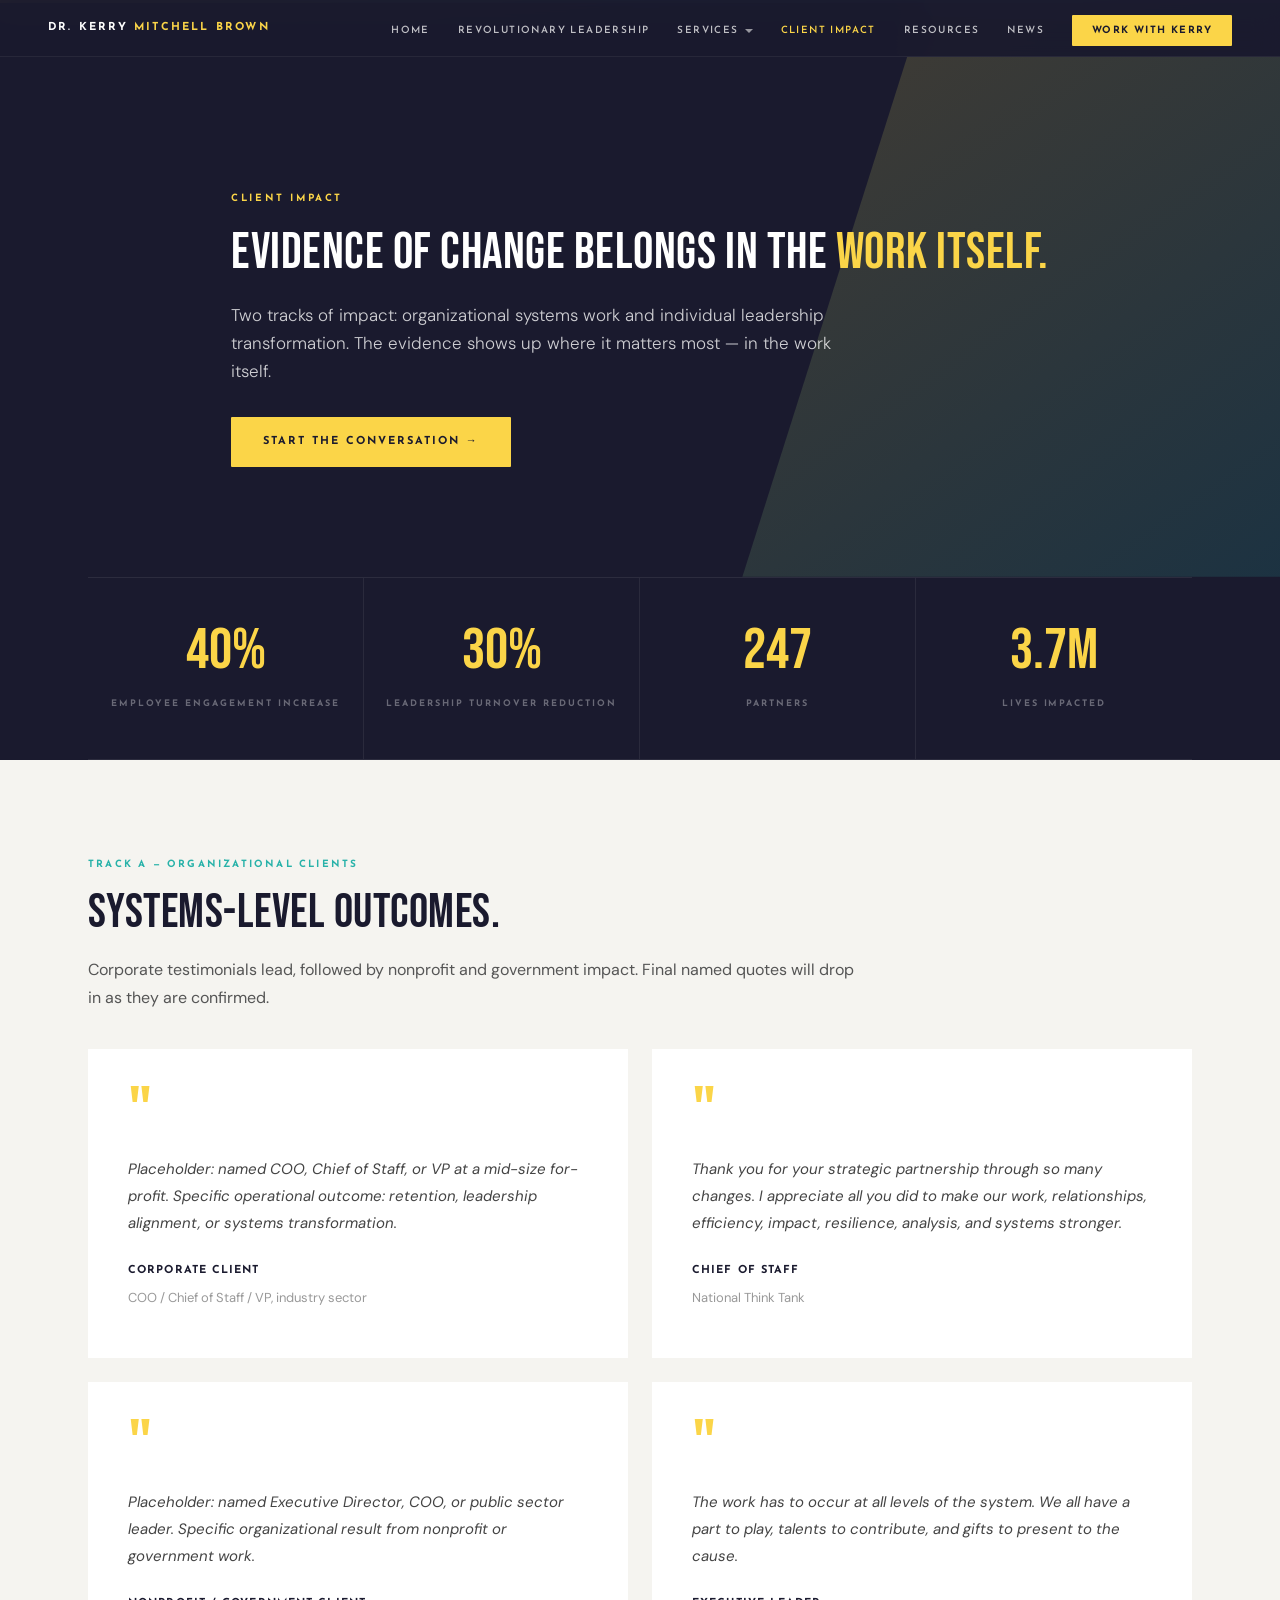
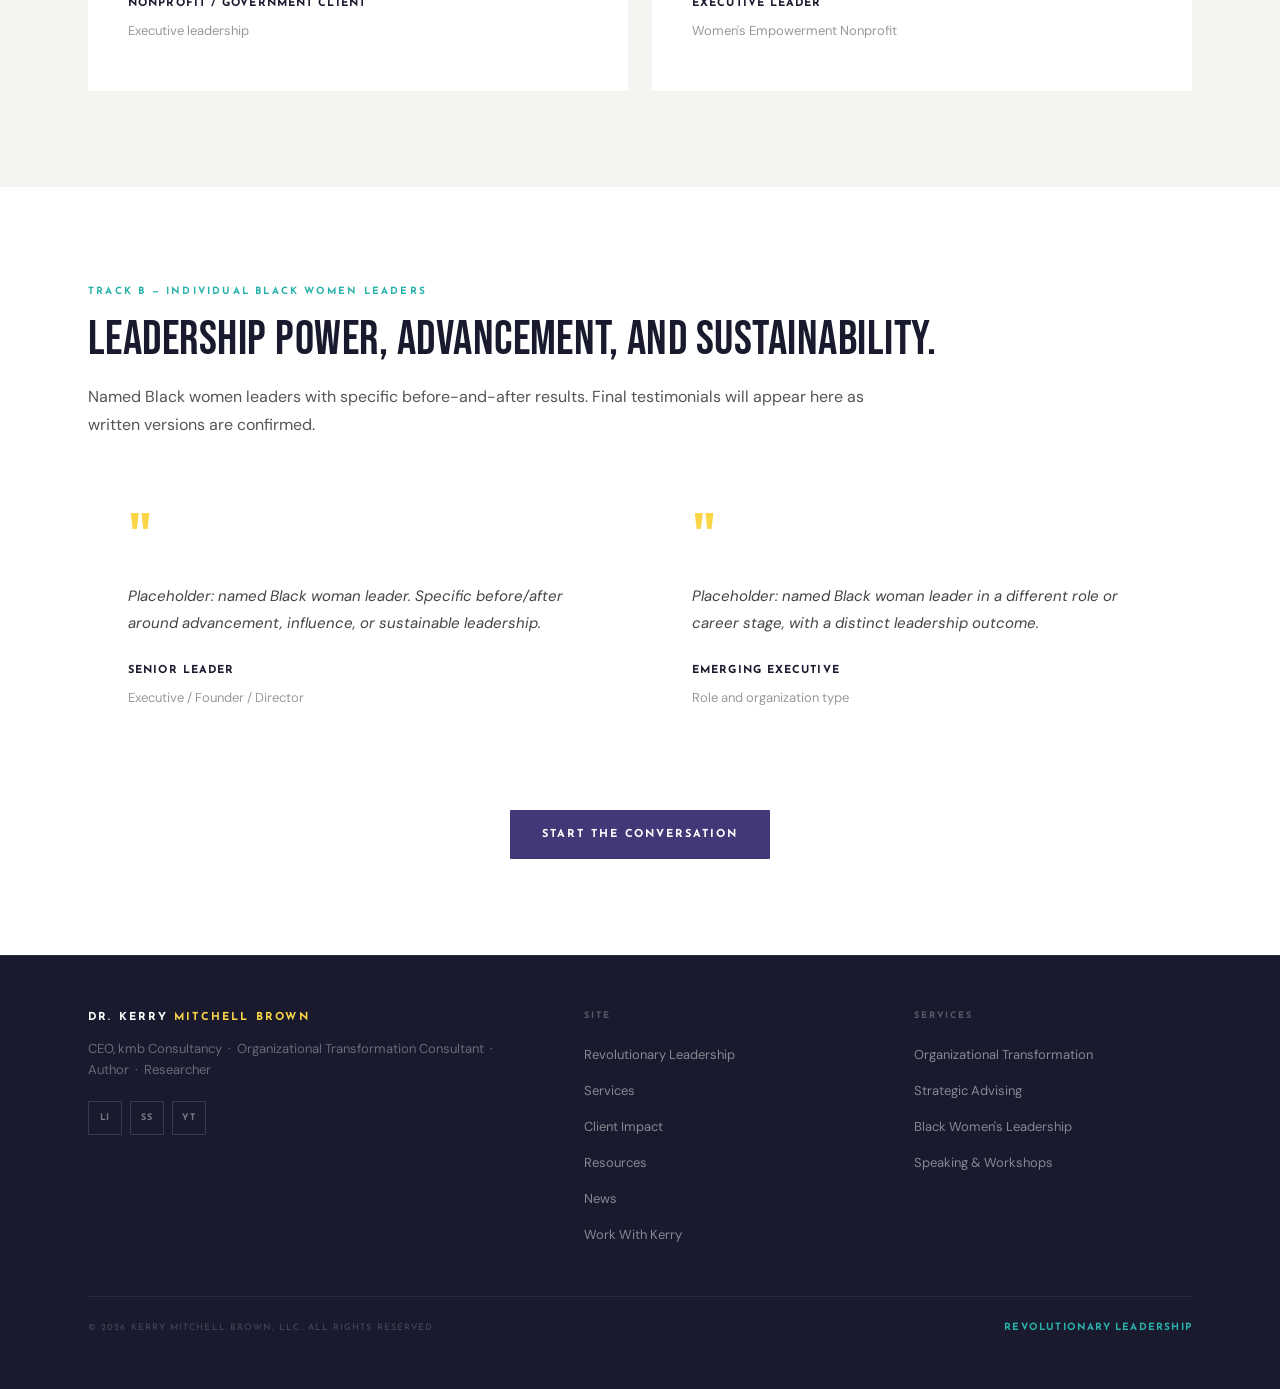
<file: client-impact.html>
<!DOCTYPE html>
<html lang="en">
<head>
  <meta charset="UTF-8">
  <meta name="viewport" content="width=device-width, initial-scale=1.0">
  <title>Client Impact | Dr. Kerry Mitchell Brown</title>
  <link href="https://fonts.googleapis.com/css2?family=Bebas+Neue&family=Josefin+Sans:wght@400;600;700&family=DM+Sans:opsz,wght@9..40,300;9..40,400;9..40,500&display=swap" rel="stylesheet">
  <link rel="stylesheet" href="styles.css">
</head>
<body>
  <nav id="nav" class="solid">
    <a class="nlogo" href="index.html">Dr. Kerry <b>Mitchell Brown</b></a>
    <ul class="nlinks">
        <li><a href="index.html">Home</a></li>
        <li><a href="https://revolutionarylead.com/">Revolutionary Leadership</a></li>
        <li class="has-dd" tabindex="0">
          <a href="services.html" class="dd-t">Services</a>
          <ul class="dd-menu">
            <li><a href="organizational-transformation.html">Organizational Transformation</a></li>
            <li><a href="strategic-advising.html">Strategic Advising</a></li>
            <li><a href="black-womens-leadership.html">Black Women's Leadership</a></li>
            <li><a href="speaking-and-workshops.html">Speaking &amp; Workshops</a></li>
          </ul>
        </li>
        <li><a href="client-impact.html" class="active">Client Impact</a></li>
        <li><a href="assessment.html">Resources</a></li>
        <li><a href="news.html">News</a></li>
        <li><a href="contact.html" class="ncta">Work With Kerry</a></li>
    </ul>
  </nav>

  <header class="phero">
    <div class="ph-glow"></div>
    <div class="wrap">
      <div class="phero-ct">
        <p class="ph-eye">Client Impact</p>
        <h1 class="ph-h">Evidence of Change Belongs in the <em>Work Itself.</em></h1>
        <p class="ph-s">Two tracks of impact: organizational systems work and individual leadership transformation. The evidence shows up where it matters most — in the work itself.</p>
        <a class="btn bg" href="contact.html">Start the Conversation →</a>
      </div>
    </div>
  </header>
  <section class="creds" style="padding:0;background:#1A1A2E">
    <div class="wrap">
      <div class="stats">
        <div class="st"><span class="st-n">40%</span><span class="st-l">Employee Engagement Increase</span></div>
        <div class="st"><span class="st-n">30%</span><span class="st-l">Leadership Turnover Reduction</span></div>
        <div class="st"><span class="st-n">247</span><span class="st-l">Partners</span></div>
        <div class="st"><span class="st-n">3.7M</span><span class="st-l">Lives Impacted</span></div>
      </div>
    </div>
  </section>
  <section class="testi">
    <div class="wrap">
      <span class="slabel">Track A — Organizational Clients</span>
      <h2 class="sec-h">Systems-Level Outcomes.</h2>
      <p class="sec-sub">Corporate testimonials lead, followed by nonprofit and government impact. Final named quotes will drop in as they are confirmed.</p>
      <div class="tgrid">
        <div class="tc"><span class="tmark">"</span><p class="tq">Placeholder: named COO, Chief of Staff, or VP at a mid-size for-profit. Specific operational outcome: retention, leadership alignment, or systems transformation.</p><p class="ta"><strong>Corporate Client</strong><span>COO / Chief of Staff / VP, industry sector</span></p></div>
        <div class="tc"><span class="tmark">"</span><p class="tq">Thank you for your strategic partnership through so many changes. I appreciate all you did to make our work, relationships, efficiency, impact, resilience, analysis, and systems stronger.</p><p class="ta"><strong>Chief of Staff</strong><span>National Think Tank</span></p></div>
        <div class="tc"><span class="tmark">"</span><p class="tq">Placeholder: named Executive Director, COO, or public sector leader. Specific organizational result from nonprofit or government work.</p><p class="ta"><strong>Nonprofit / Government Client</strong><span>Executive leadership</span></p></div>
        <div class="tc"><span class="tmark">"</span><p class="tq">The work has to occur at all levels of the system. We all have a part to play, talents to contribute, and gifts to present to the cause.</p><p class="ta"><strong>Executive Leader</strong><span>Women's Empowerment Nonprofit</span></p></div>
      </div>
    </div>
  </section>
  <section class="sec">
    <div class="wrap">
      <span class="slabel">Track B — Individual Black Women Leaders</span>
      <h2 class="sec-h">Leadership Power, Advancement, and Sustainability.</h2>
      <p class="sec-sub">Named Black women leaders with specific before-and-after results. Final testimonials will appear here as written versions are confirmed.</p>
      <div class="tgrid">
        <div class="tc"><span class="tmark">"</span><p class="tq">Placeholder: named Black woman leader. Specific before/after around advancement, influence, or sustainable leadership.</p><p class="ta"><strong>Senior Leader</strong><span>Executive / Founder / Director</span></p></div>
        <div class="tc"><span class="tmark">"</span><p class="tq">Placeholder: named Black woman leader in a different role or career stage, with a distinct leadership outcome.</p><p class="ta"><strong>Emerging Executive</strong><span>Role and organization type</span></p></div>
      </div>
      <div class="tcta"><a class="btn bp" href="contact.html">Start the Conversation</a></div>
    </div>
  </section>

  <footer>
    <div class="wrap">
      <div class="fg">
        <div>
          <div class="fbrand">Dr. Kerry <b>Mitchell Brown</b></div>
          <p class="ftag">CEO, kmb Consultancy &nbsp;·&nbsp; Organizational Transformation Consultant &nbsp;·&nbsp; Author &nbsp;·&nbsp; Researcher</p>
          <div class="fsoc">
            <a href="https://www.linkedin.com">LI</a><a href="https://substack.com">SS</a><a href="https://www.youtube.com">YT</a>
          </div>
        </div>
        <div class="fc">
          <h4>Site</h4>
          <ul>
            <li><a href="https://revolutionarylead.com/">Revolutionary Leadership</a></li>
            <li><a href="services.html">Services</a></li>
            <li><a href="client-impact.html">Client Impact</a></li>
            <li><a href="assessment.html">Resources</a></li>
            <li><a href="news.html">News</a></li>
            <li><a href="contact.html">Work With Kerry</a></li>
          </ul>
        </div>
        <div class="fc">
          <h4>Services</h4>
          <ul>
            <li><a href="organizational-transformation.html">Organizational Transformation</a></li>
            <li><a href="strategic-advising.html">Strategic Advising</a></li>
            <li><a href="black-womens-leadership.html">Black Women's Leadership</a></li>
            <li><a href="speaking-and-workshops.html">Speaking & Workshops</a></li>
          </ul>
        </div>
      </div>
      <div class="fbot">
        <p>© 2026 Kerry Mitchell Brown, LLC. All rights reserved.</p>
        <a href="https://revolutionarylead.com/">Revolutionary Leadership</a>
      </div>
    </div>
  </footer>
  <script src="site.js"></script>
</body>
</html>
</file>
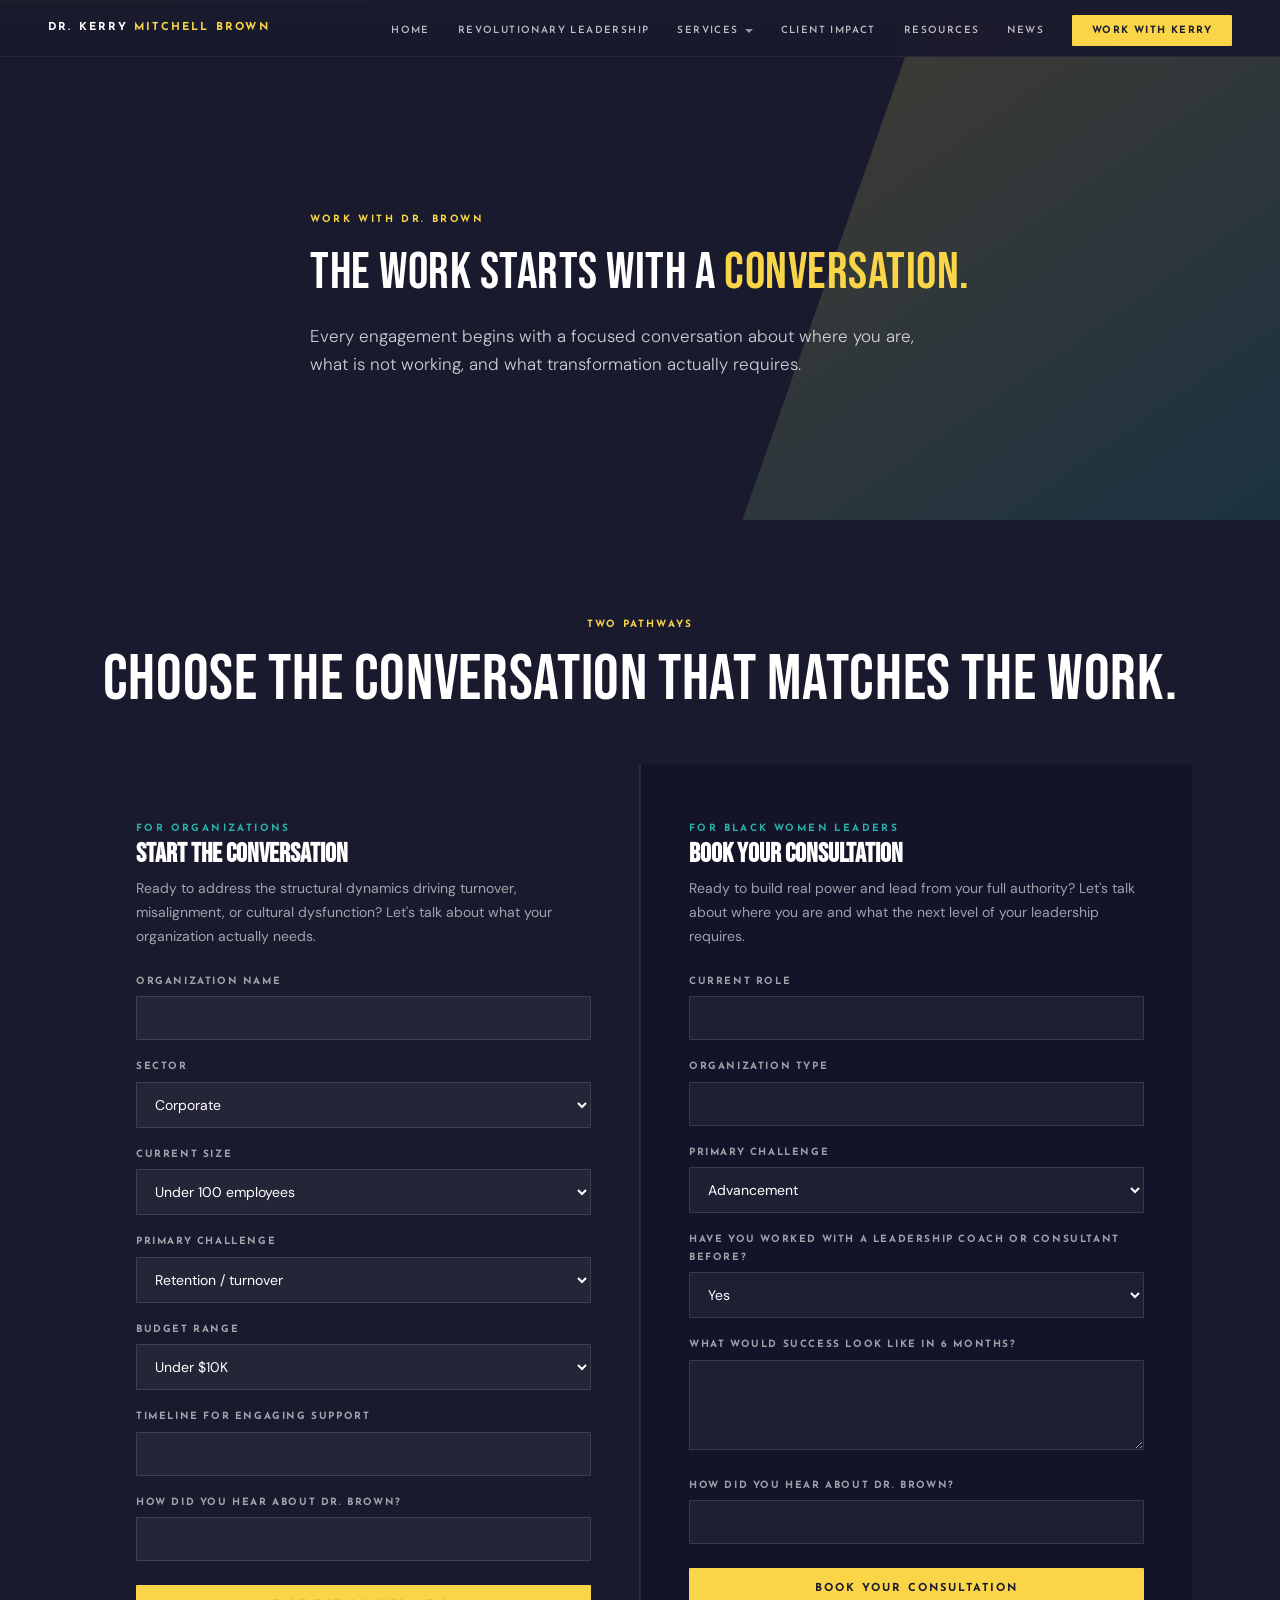
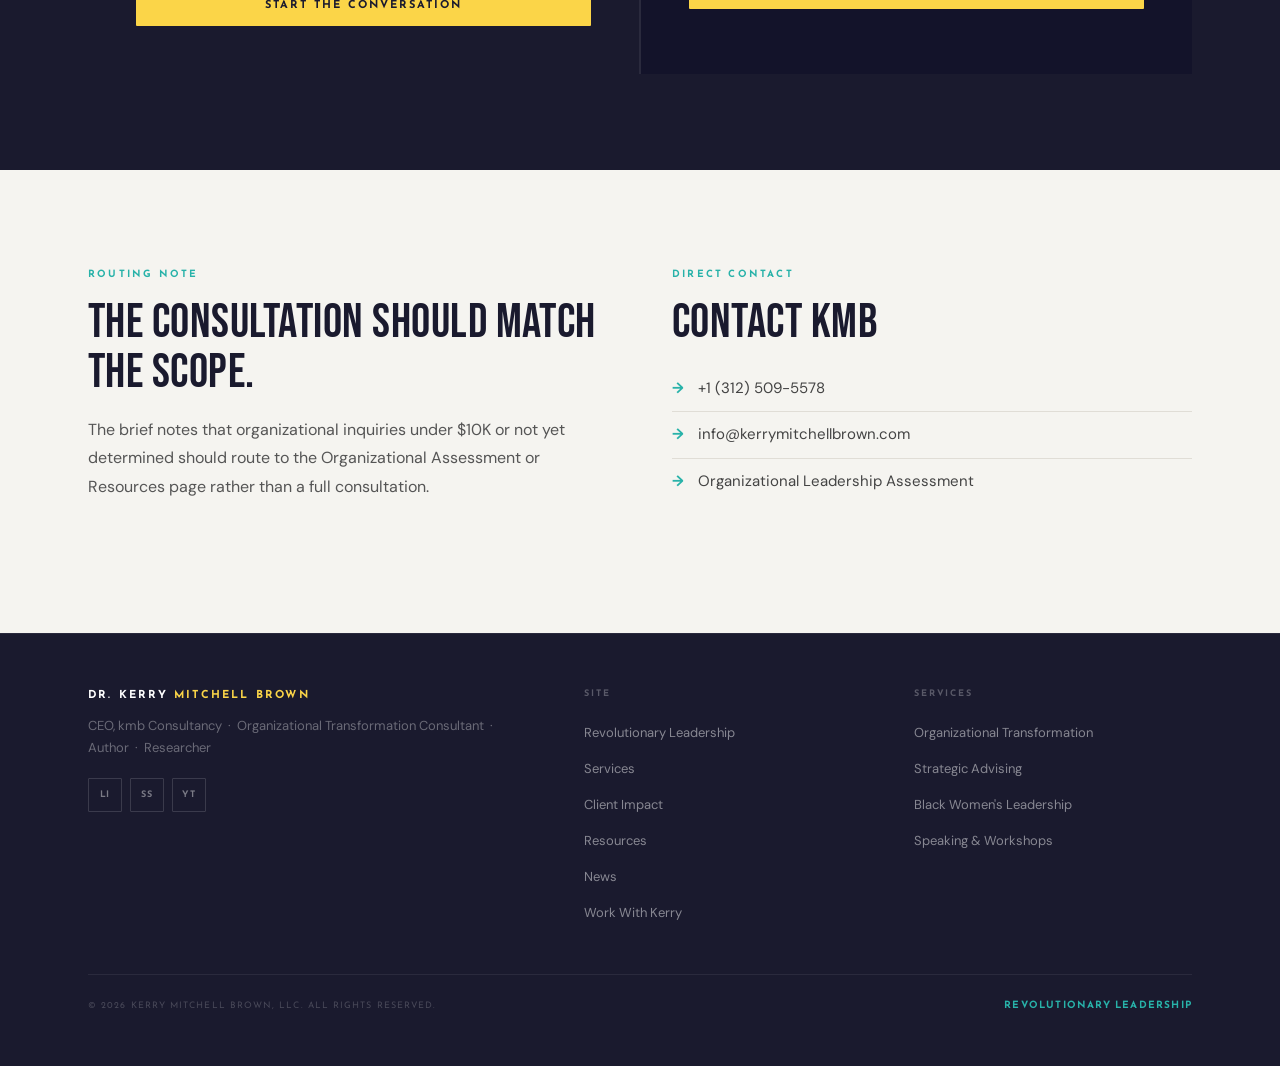
<file: contact.html>
<!DOCTYPE html>
<html lang="en">
<head>
  <meta charset="UTF-8">
  <meta name="viewport" content="width=device-width, initial-scale=1.0">
  <title>Work With Kerry | Dr. Kerry Mitchell Brown</title>
  <link href="https://fonts.googleapis.com/css2?family=Bebas+Neue&family=Josefin+Sans:wght@400;600;700&family=DM+Sans:opsz,wght@9..40,300;9..40,400;9..40,500&display=swap" rel="stylesheet">
  <style>
/* ════════════════════════════════════════════
   KMB Consultancy — kerrymitchellbrown.com
   Shared stylesheet for all pages
   Brand: Restrained Authority
════════════════════════════════════════════ */

:root{
  --charcoal:#1A1A2E;
  --white:#FFFFFF;
  --purple:#443777;
  --gold:#FBD548;
  --teal:#28B2A9;
  --warm:#F5F4F0;
  --mid:#E0DDD6;
  --fd:'Bebas Neue',sans-serif;   /* display — swap → MADE Canvas Black */
  --fs:'Josefin Sans',sans-serif; /* sub/labels/buttons */
  --fb:'DM Sans',sans-serif;      /* body */
}
*,*::before,*::after{box-sizing:border-box;margin:0;padding:0}
html{scroll-behavior:smooth}
body{font-family:var(--fb);background:var(--white);color:var(--charcoal);font-size:16px;line-height:1.75;-webkit-font-smoothing:antialiased}
img{max-width:100%;display:block}
a{text-decoration:none;color:inherit}
.wrap{max-width:1200px;margin:0 auto;padding:0 48px}

/* ━━━ BUTTONS ━━━ */
.btn{font-family:var(--fs);font-size:11px;font-weight:700;letter-spacing:.18em;text-transform:uppercase;padding:15px 32px;display:inline-block;cursor:pointer;transition:all .22s;border-radius:1px;white-space:nowrap;border:none}
.bg{background:var(--gold);color:var(--charcoal)}.bg:hover{background:#e8c22a}
.bp{background:var(--purple);color:var(--white)}.bp:hover{background:#352c5e}
.bw{border:1.5px solid rgba(255,255,255,.5);color:var(--white)}.bw:hover{background:rgba(255,255,255,.1)}
.bt{border:1.5px solid var(--teal);color:var(--teal)}.bt:hover{background:rgba(40,178,169,.1)}
.bd{background:var(--charcoal);color:var(--white)}.bd:hover{background:#000}

.eyebrow{font-family:var(--fs);font-size:10px;font-weight:700;letter-spacing:.24em;text-transform:uppercase;color:var(--teal)}
.slabel{font-family:var(--fs);font-size:10px;font-weight:700;letter-spacing:.22em;text-transform:uppercase;color:var(--teal);display:block;margin-bottom:14px}

.rv{opacity:0;transform:translateY(24px);transition:opacity .6s ease,transform .6s ease}
.rv.on{opacity:1;transform:none}

/* ━━━ NAV ━━━ */
nav{position:fixed;top:0;left:0;right:0;z-index:300;display:flex;align-items:center;justify-content:space-between;padding:22px 48px;transition:background .35s,padding .3s}
nav.stuck{background:rgba(26,26,46,.97);backdrop-filter:blur(12px);padding:14px 48px;border-bottom:1px solid rgba(255,255,255,.06)}
nav.solid{background:rgba(26,26,46,.97);backdrop-filter:blur(12px);padding:14px 48px;border-bottom:1px solid rgba(255,255,255,.06)}
.nlogo{font-family:var(--fs);font-size:11px;font-weight:700;letter-spacing:.2em;text-transform:uppercase;color:var(--white)}
.nlogo b{color:var(--gold)}
.nlinks{display:flex;align-items:center;gap:28px;list-style:none}
.nlinks a{font-family:var(--fs);font-size:10px;font-weight:600;letter-spacing:.14em;text-transform:uppercase;color:rgba(255,255,255,.72);transition:color .2s}
.nlinks a:hover{color:var(--white)}
.nlinks a.active{color:var(--gold)}
.ncta{background:var(--gold)!important;color:var(--charcoal)!important;padding:10px 20px;border-radius:1px;font-family:var(--fs)!important;font-size:10px!important;font-weight:700!important;letter-spacing:.14em!important;text-transform:uppercase!important}

/* nav dropdown (CSS-only, hover & focus) */
.has-dd{position:relative}
.dd-t{display:inline-flex;align-items:center;gap:6px;cursor:pointer}
.dd-t::after{content:'';width:0;height:0;border-left:4px solid transparent;border-right:4px solid transparent;border-top:4px solid rgba(255,255,255,.55);transition:transform .2s,border-top-color .2s}
.has-dd:hover .dd-t::after,.has-dd:focus-within .dd-t::after{transform:rotate(180deg);border-top-color:var(--gold)}
.dd-menu{position:absolute;top:100%;left:-14px;min-width:280px;background:rgba(26,26,46,.98);backdrop-filter:blur(12px);border:1px solid rgba(255,255,255,.08);border-top:2px solid var(--gold);padding:10px 0;list-style:none;opacity:0;visibility:hidden;transform:translateY(8px);transition:opacity .22s,transform .22s,visibility .22s;box-shadow:0 18px 40px rgba(0,0,0,.4);z-index:310}
.has-dd:hover .dd-menu,.has-dd:focus-within .dd-menu{opacity:1;visibility:visible;transform:translateY(0)}
.dd-menu li{margin:0}
.dd-menu a{display:block;padding:11px 22px;font-family:var(--fs);font-size:10px;font-weight:600;letter-spacing:.14em;text-transform:uppercase;color:rgba(255,255,255,.72);transition:background .2s,color .2s;white-space:nowrap}
.dd-menu a:hover{background:rgba(251,213,72,.08);color:var(--gold)}

/* ━━━ HERO (homepage) ━━━ */
.hero{position:relative;height:100vh;min-height:680px;display:flex;align-items:center;overflow:hidden}
.hero-vid{position:absolute;inset:0;pointer-events:none;overflow:hidden}
.hero-vid iframe,.hero-vid video{position:absolute;top:50%;left:50%;transform:translate(-50%,-50%);width:100vw;height:56.25vw;min-height:100vh;min-width:177.78vh;border:none;object-fit:cover}
.hero-ov{position:absolute;inset:0;background:linear-gradient(115deg,rgba(26,26,46,.90) 0%,rgba(68,55,119,.50) 55%,rgba(26,26,46,.30) 100%)}
.hero-ct{position:relative;z-index:2;padding:0 80px;max-width:860px}
.he{font-family:var(--fs);font-size:10px;font-weight:700;letter-spacing:.26em;text-transform:uppercase;color:var(--gold);margin-bottom:18px;opacity:0;animation:fu .8s .1s ease forwards}
.hh{font-family:var(--fd);font-size:clamp(2rem,4vw,3.6rem);font-weight:400;letter-spacing:.01em;line-height:1.05;color:var(--white);margin-bottom:18px;opacity:0;animation:fu .8s .3s ease forwards}
.hh em{color:var(--gold);font-style:normal}
.hs{font-family:var(--fb);font-size:16px;font-weight:300;color:rgba(255,255,255,.78);max-width:480px;line-height:1.65;margin-bottom:12px;opacity:0;animation:fu .8s .5s ease forwards}
.hst{font-family:var(--fs);font-size:9px;font-weight:600;letter-spacing:.18em;text-transform:uppercase;color:rgba(255,255,255,.38);margin-bottom:36px;opacity:0;animation:fu .8s .65s ease forwards}
.hctas{display:flex;gap:14px;flex-wrap:wrap;opacity:0;animation:fu .8s .8s ease forwards}
.hbar{position:absolute;bottom:0;left:80px;width:2px;height:68px;background:var(--teal);z-index:2}
@keyframes fu{from{opacity:0;transform:translateY(20px)}to{opacity:1;transform:none}}

/* ━━━ PAGE HERO (interior pages) ━━━ */
.phero{position:relative;background:var(--charcoal);padding:190px 0 110px;color:var(--white);overflow:hidden;min-height:520px;display:flex;align-items:flex-end}
.phero.purple{background:var(--purple)}
.phero::before{content:'';position:absolute;top:0;left:0;right:0;height:3px;background:linear-gradient(90deg,var(--gold) 0%,var(--teal) 50%,var(--purple) 100%)}
.phero-ct{position:relative;z-index:2;max-width:860px}
.ph-eye{font-family:var(--fs);font-size:10px;font-weight:700;letter-spacing:.26em;text-transform:uppercase;color:var(--gold);margin-bottom:18px}
.ph-h{font-family:var(--fd);font-size:clamp(2rem,4vw,3.4rem);font-weight:400;letter-spacing:.01em;line-height:1.05;color:var(--white);margin-bottom:22px}
.ph-h em{color:var(--gold);font-style:normal}
.ph-s{font-family:var(--fb);font-size:17px;font-weight:300;color:rgba(255,255,255,.78);max-width:640px;line-height:1.65;margin-bottom:32px}
.phero::after{content:'';position:absolute;right:0;bottom:0;width:42vw;max-width:620px;height:100%;background:linear-gradient(145deg,rgba(251,213,72,.18),rgba(40,178,169,.16));clip-path:polygon(34% 0,100% 0,100% 100%,0 100%);pointer-events:none}
.ph-glow{display:none}

/* ━━━ AS SEEN IN ━━━ */
.seen{background:var(--white);border-top:1px solid var(--mid);border-bottom:1px solid var(--mid);padding:30px 0}
.seen-r{display:flex;align-items:center}
.seen-l{font-family:var(--fs);font-size:9px;font-weight:700;letter-spacing:.22em;text-transform:uppercase;color:#c0bdb6;white-space:nowrap;padding-right:32px;border-right:1px solid var(--mid);flex-shrink:0}
.logos{display:flex;align-items:center;gap:32px;flex-wrap:wrap;padding-left:32px}
.logo-i{opacity:.32;transition:opacity .2s;display:flex;align-items:center;flex-shrink:0}
.logo-i:hover{opacity:.7}

/* ━━━ DUAL PROBLEM ━━━ */
.dual{display:grid;grid-template-columns:1fr 1fr}
.dc{padding:80px 56px;position:relative}
.dc.dark{background:var(--charcoal)}
.dc.light{background:var(--warm)}
.dc::before{content:'';position:absolute;top:0;left:0;right:0;height:3px}
.dc.dark::before{background:var(--teal)}
.dc.light::before{background:var(--purple)}
.dc .eyebrow{margin-bottom:16px}
.dc-h{font-family:var(--fd);font-size:clamp(1.9rem,3vw,2.7rem);font-weight:400;letter-spacing:.01em;line-height:1.02;margin:16px 0 22px}
.dc.dark .dc-h{color:var(--white)}
.dc.light .dc-h{color:var(--charcoal)}
.dc-p{font-size:15px;line-height:1.82;margin-bottom:14px}
.dc.dark .dc-p{color:rgba(255,255,255,.62)}
.dc.light .dc-p{color:#555}
.dc-ul{list-style:none;margin:22px 0 34px}
.dc-ul li{font-family:var(--fs);font-size:12px;font-weight:600;letter-spacing:.05em;display:flex;align-items:center;gap:10px;padding:10px 0;border-top:1px solid rgba(255,255,255,.07)}
.dc.light .dc-ul li{border-top-color:rgba(0,0,0,.06)}
.dc-ul li::before{content:'→';color:var(--teal)}
.dc.dark .dc-ul li{color:rgba(255,255,255,.80)}
.dc.light .dc-ul li{color:var(--charcoal)}

/* ━━━ CREDENTIALS ━━━ */
.creds{background:var(--charcoal);padding:80px 0 96px}
.stats{display:grid;grid-template-columns:repeat(4,1fr);border-bottom:1px solid rgba(255,255,255,.08);border-top:1px solid rgba(255,255,255,.08)}
.st{padding:44px 0;text-align:center;border-right:1px solid rgba(255,255,255,.07)}
.st:last-child{border-right:none}
.st-n{font-family:var(--fd);font-size:clamp(2.8rem,4.5vw,4rem);font-weight:400;color:var(--gold);line-height:1;display:block;margin-bottom:8px}
.st-l{font-family:var(--fs);font-size:9px;font-weight:700;letter-spacing:.22em;text-transform:uppercase;color:rgba(255,255,255,.35)}

.cg{display:grid;grid-template-columns:380px 1fr;gap:64px;align-items:start;padding-top:64px}
.cphoto{position:relative;border-radius:2px;overflow:hidden;background:var(--purple);aspect-ratio:3/4;width:100%}
.cpholder{position:absolute;inset:0;display:flex;flex-direction:column;align-items:center;justify-content:center;gap:14px;padding:24px}
.cpholder svg{opacity:.18}
.cpholder p{font-family:var(--fs);font-size:9px;font-weight:700;letter-spacing:.18em;text-transform:uppercase;color:rgba(255,255,255,.28);text-align:center;line-height:1.8}
.cphoto::after{content:'';position:absolute;bottom:0;left:0;right:0;height:4px;background:var(--gold)}

.cbio{padding-top:4px}
.cred-h{font-family:var(--fd);font-size:clamp(2.2rem,3.8vw,3.4rem);font-weight:400;letter-spacing:.01em;line-height:1.0;color:var(--white);margin-bottom:26px}
.cred-h em{color:var(--gold);font-style:normal}
.cred-p{font-size:15px;line-height:1.85;color:rgba(255,255,255,.60);margin-bottom:14px}
.badges{display:flex;flex-wrap:wrap;gap:8px;margin:26px 0 34px}
.badge{font-family:var(--fs);font-size:9px;font-weight:700;letter-spacing:.12em;text-transform:uppercase;padding:6px 12px;border:1px solid rgba(40,178,169,.35);color:var(--teal);border-radius:1px}

/* ━━━ SERVICES (homepage) ━━━ */
.services{background:var(--white);padding:96px 0}
.sh2{font-family:var(--fd);font-size:clamp(2.4rem,5vw,4rem);font-weight:400;letter-spacing:.01em;line-height:1.0;color:var(--charcoal);margin-top:8px}
.shdr{margin-bottom:52px}

.sgrid{display:grid;grid-template-columns:repeat(4,1fr);border:1px solid var(--mid)}
.scard{padding:40px 30px;border-right:1px solid var(--mid);position:relative;transition:background .25s;overflow:hidden;display:flex;flex-direction:column}
.scard:last-child{border-right:none}
.scard::before{content:'';position:absolute;top:0;left:0;right:0;height:3px;background:var(--mid);transition:background .25s}
.scard:hover{background:var(--charcoal)}
.scard:hover::before{background:var(--gold)}
.scard:hover .snum{color:rgba(68,55,119,.3)}
.scard:hover .saud{color:var(--teal)}
.scard:hover .stit{color:var(--white)}
.scard:hover .sbod{color:rgba(255,255,255,.55)}
.scard:hover .slnk{color:var(--gold)}
.snum{font-family:var(--fd);font-size:3.2rem;font-weight:400;color:var(--mid);line-height:1;margin-bottom:24px;transition:color .25s}
.saud{font-family:var(--fs);font-size:9px;font-weight:700;letter-spacing:.16em;text-transform:uppercase;color:var(--teal);margin-bottom:10px}
.stit{font-family:var(--fd);font-size:1.5rem;font-weight:400;letter-spacing:.01em;line-height:1.05;color:var(--charcoal);margin-bottom:14px;transition:color .25s}
.sbod{font-size:13.5px;line-height:1.75;color:#777;margin-bottom:22px;transition:color .25s;flex:1}
.slnk{font-family:var(--fs);font-size:10px;font-weight:700;letter-spacing:.14em;text-transform:uppercase;color:var(--purple);display:flex;align-items:center;gap:6px;transition:color .25s}

/* ━━━ RL BRIDGE ━━━ */
.rl{background:var(--purple);padding:52px 0}
.rlg{display:grid;grid-template-columns:160px 1fr 280px;gap:48px;align-items:center}
.rlbook{background:var(--charcoal);border-radius:2px;border-left:6px solid var(--gold);padding:20px 16px 20px 20px;box-shadow:10px 10px 40px rgba(0,0,0,.45);aspect-ratio:2/3;display:flex;flex-direction:column;justify-content:space-between}
.rlt{font-family:var(--fd);font-size:1.4rem;font-weight:400;letter-spacing:.01em;color:var(--white);line-height:1.05}
.rls{font-family:var(--fs);font-size:8px;font-weight:700;letter-spacing:.16em;text-transform:uppercase;color:var(--gold);margin-top:8px}
.rla{font-family:var(--fs);font-size:8px;letter-spacing:.1em;color:rgba(255,255,255,.38)}
.rl-copy .slabel{color:var(--gold)}
.rlh{font-family:var(--fd);font-size:clamp(1.7rem,2.5vw,2.3rem);font-weight:400;letter-spacing:.01em;line-height:1.02;color:var(--white);margin-bottom:12px}
.rlp{font-size:14px;line-height:1.75;color:rgba(255,255,255,.62);margin-bottom:10px}
.rlpub{font-family:var(--fs);font-size:9px;font-weight:700;letter-spacing:.16em;text-transform:uppercase;color:var(--gold);margin-bottom:22px}
.rlctas{display:flex;gap:12px;flex-wrap:wrap}
.ends{display:flex;flex-direction:column;gap:10px}
.eq{background:rgba(251,213,72,.12);border-left:3px solid var(--gold);padding:12px 14px;border-radius:0 2px 2px 0}
.eqq{font-family:var(--fb);font-size:12px;font-style:italic;color:rgba(255,255,255,.88);line-height:1.45;margin-bottom:6px}
.eqn{font-family:var(--fs);font-size:8px;font-weight:700;letter-spacing:.1em;text-transform:uppercase;color:var(--gold);opacity:.75}

/* ━━━ TESTIMONIALS ━━━ */
.testi{background:var(--warm);padding:96px 0}
.tgrid{display:grid;grid-template-columns:1fr 1fr;gap:24px}
.tc{background:var(--white);padding:44px 40px;border-bottom:3px solid transparent;transition:border-color .25s}
.tc:hover{border-color:var(--teal)}

/* testimonials slider (CSS-only scroll-snap, no JS) */
.tslider{position:relative;margin-top:8px}
.tslider .tgrid{display:flex;gap:24px;overflow-x:auto;scroll-snap-type:x mandatory;scroll-behavior:smooth;padding:8px 4px 28px;margin:0 -4px;-webkit-overflow-scrolling:touch;scrollbar-width:thin;scrollbar-color:var(--teal) transparent}
.tslider .tgrid::-webkit-scrollbar{height:6px}
.tslider .tgrid::-webkit-scrollbar-track{background:rgba(0,0,0,.05);border-radius:3px}
.tslider .tgrid::-webkit-scrollbar-thumb{background:var(--teal);border-radius:3px}
.tslider .tc{flex:0 0 calc(50% - 12px);scroll-snap-align:start;min-width:300px}
.tslider .tc:first-child{scroll-snap-align:start}
.thint{font-family:var(--fs);font-size:9px;font-weight:700;letter-spacing:.18em;text-transform:uppercase;color:#bbb;display:flex;align-items:center;gap:8px;margin-top:6px}
.thint::before{content:'⇆';font-size:13px;color:var(--teal)}
@media(max-width:1024px){
  .tslider .tc{flex:0 0 calc(85% - 12px)}
}

/* signature talks accordion (HTML <details>) */
.talk-acc{border-top:1px solid var(--mid)}
.talk-acc summary{list-style:none;cursor:pointer;display:grid;grid-template-columns:80px 1fr auto;gap:24px;padding:26px 4px;border-bottom:1px solid var(--mid);align-items:center;transition:background .2s}
.talk-acc summary::-webkit-details-marker{display:none}
.talk-acc summary::marker{display:none}
.talk-acc summary:hover{background:var(--warm)}
.talk-acc[open] summary{background:var(--warm);border-bottom-color:transparent}
.talk-acc .talk-n{font-family:var(--fd);font-size:2.4rem;color:var(--gold);line-height:1}
.talk-acc .talk-head{display:flex;flex-direction:column;gap:6px}
.talk-acc .talk-head .talk-h{font-family:var(--fd);font-size:1.4rem;line-height:1.1;letter-spacing:.01em;color:var(--charcoal);margin:0}
.talk-acc .talk-head .talk-sub{font-family:var(--fs);font-size:11px;font-weight:700;letter-spacing:.12em;text-transform:uppercase;color:var(--teal);margin:0}
.talk-tog{font-family:var(--fs);font-size:18px;color:var(--purple);width:36px;height:36px;border:1px solid var(--mid);border-radius:50%;display:inline-flex;align-items:center;justify-content:center;transition:transform .25s,background .2s,color .2s,border-color .2s}
.talk-acc[open] .talk-tog{transform:rotate(45deg);background:var(--purple);color:var(--white);border-color:var(--purple)}
.talk-acc .talk-body{padding:8px 4px 28px 112px;border-bottom:1px solid var(--mid);background:var(--warm)}
.talk-acc .talk-body p{font-size:14.5px;line-height:1.78;color:#555;margin-bottom:12px}
.talk-acc .talk-body .talk-aud{font-family:var(--fs);font-size:10px;font-weight:600;letter-spacing:.1em;text-transform:uppercase;color:#999}
.talk-acc .talk-body .talk-aud b{color:var(--charcoal);font-weight:700;letter-spacing:.16em;margin-right:8px}
@media(max-width:1024px){
  .talk-acc summary{grid-template-columns:50px 1fr auto;gap:16px}
  .talk-acc .talk-body{padding-left:18px}
}
.tmark{font-family:var(--fd);font-size:72px;color:var(--gold);line-height:.6;margin-bottom:20px;display:block}
.tq{font-size:15px;font-style:italic;line-height:1.8;color:#444;margin-bottom:24px}
.ta strong{font-family:var(--fs);font-size:11px;font-weight:700;letter-spacing:.1em;text-transform:uppercase;color:var(--charcoal);display:block;margin-bottom:3px}
.ta span{font-size:13px;color:#999}
.tph{background:var(--white);padding:44px 40px;border:2px dashed var(--mid);display:flex;flex-direction:column;align-items:center;justify-content:center;gap:10px;text-align:center;min-height:220px}
.tph p{font-family:var(--fs);font-size:9px;font-weight:700;letter-spacing:.14em;text-transform:uppercase;color:#c8c4bc}
.tcta{text-align:center;margin-top:52px}

/* ━━━ WORK WITH ━━━ */
.work{background:var(--charcoal);padding:96px 0}
.wcards{display:grid;grid-template-columns:1fr 1fr;gap:2px;margin-top:52px}
.wc{background:rgba(255,255,255,.04);border:1px solid rgba(255,255,255,.07);padding:52px 48px;transition:background .25s}
.wc:hover{background:rgba(255,255,255,.08)}
.wc .eyebrow{margin-bottom:16px}
.wch{font-family:var(--fd);font-size:clamp(1.8rem,3vw,2.6rem);font-weight:400;letter-spacing:.01em;line-height:1.02;color:var(--white);margin-bottom:18px}
.wcp{font-size:14px;line-height:1.78;color:rgba(255,255,255,.55);margin-bottom:32px}

/* ━━━ FOOTER ━━━ */
footer{background:var(--charcoal);border-top:1px solid rgba(255,255,255,.07);padding:52px 0}
.fg{display:grid;grid-template-columns:1.6fr 1fr 1fr;gap:52px;margin-bottom:40px}
.fbrand{font-family:var(--fs);font-size:11px;font-weight:700;letter-spacing:.2em;text-transform:uppercase;color:var(--white);margin-bottom:10px}
.fbrand b{color:var(--gold)}
.ftag{font-size:13px;line-height:1.65;color:rgba(255,255,255,.35);margin-bottom:20px}
.fsoc{display:flex;gap:8px}
.fsoc a{font-family:var(--fs);font-size:9px;font-weight:700;letter-spacing:.08em;width:34px;height:34px;border:1px solid rgba(255,255,255,.14);display:flex;align-items:center;justify-content:center;color:rgba(255,255,255,.42);transition:all .2s;border-radius:1px}
.fsoc a:hover{border-color:var(--gold);color:var(--gold)}
.fc h4{font-family:var(--fs);font-size:9px;font-weight:700;letter-spacing:.2em;text-transform:uppercase;color:rgba(255,255,255,.28);margin-bottom:16px}
.fc ul{list-style:none}
.fc ul li{margin-bottom:8px}
.fc ul li a{font-size:13px;color:rgba(255,255,255,.48);transition:color .2s}
.fc ul li a:hover{color:var(--white)}
.fbot{border-top:1px solid rgba(255,255,255,.07);padding-top:22px;display:flex;justify-content:space-between;align-items:center;flex-wrap:wrap;gap:12px}
.fbot p{font-family:var(--fs);font-size:9px;letter-spacing:.12em;text-transform:uppercase;color:rgba(255,255,255,.2)}
.fbot a{font-family:var(--fs);font-size:10px;font-weight:700;letter-spacing:.12em;text-transform:uppercase;color:var(--teal)}

/* ━━━ GENERIC SECTIONS ━━━ */
section.sec{padding:96px 0;background:var(--white)}
section.sec.warm{background:var(--warm)}
section.sec.dark{background:var(--charcoal);color:var(--white)}
section.sec.purple{background:var(--purple);color:var(--white)}
.sec-h{font-family:var(--fd);font-size:clamp(2rem,4vw,3rem);font-weight:400;letter-spacing:.01em;line-height:1.04;color:var(--charcoal);margin-bottom:18px}
.sec.dark .sec-h,.sec.purple .sec-h{color:var(--white)}
.sec-h em{color:var(--gold);font-style:normal}
.sec-sub{font-size:16px;line-height:1.78;color:#555;max-width:780px;margin-bottom:36px}
.sec.dark .sec-sub,.sec.purple .sec-sub{color:rgba(255,255,255,.62)}
.sec-body p{font-size:15.5px;line-height:1.85;margin-bottom:16px;color:#444}
.sec.dark .sec-body p,.sec.purple .sec-body p{color:rgba(255,255,255,.7)}

/* prose lists */
.plist{list-style:none;margin:18px 0 28px}
.plist li{font-size:15px;line-height:1.7;padding:10px 0 10px 26px;position:relative;color:#444;border-top:1px solid var(--mid)}
.plist li:first-child{border-top:none}
.plist li::before{content:'→';position:absolute;left:0;top:10px;color:var(--teal);font-weight:700}
.sec.dark .plist li,.sec.purple .plist li{color:rgba(255,255,255,.78);border-top-color:rgba(255,255,255,.08)}

.subhead{font-family:var(--fd);font-size:clamp(1.4rem,2.2vw,1.9rem);font-weight:400;letter-spacing:.01em;line-height:1.1;margin:36px 0 14px;color:var(--charcoal)}
.sec.dark .subhead,.sec.purple .subhead{color:var(--white)}
.subhead em{color:var(--gold);font-style:normal}

/* ━━━ TWO-COLUMN LAYOUTS ━━━ */
.tcol{display:grid;grid-template-columns:1fr 1fr;gap:64px;align-items:start}
.tcol.bias-left{grid-template-columns:1.3fr 1fr}
.tcol.bias-right{grid-template-columns:1fr 1.3fr}

/* photo card */
.pcard{position:relative;background:var(--purple);aspect-ratio:3/4;overflow:hidden;border-radius:2px}
.pcard.wide{aspect-ratio:4/3}
.pcard.kerry-photo{
  background-image:linear-gradient(135deg,rgba(68,55,119,.7) 0%,rgba(26,26,46,.85) 100%),
                   url('https://images.unsplash.com/photo-1573497019418-b400bb3ab074?w=800&auto=format');
  background-size:cover;
  background-position:center top;
}
.pcard::after{content:'';position:absolute;bottom:0;left:0;right:0;height:4px;background:var(--gold)}
.pcard-ph{position:absolute;inset:0;display:flex;flex-direction:column;align-items:center;justify-content:center;gap:14px;padding:24px;text-align:center}
.pcard-ph svg{opacity:.22}
.pcard-ph p{font-family:var(--fs);font-size:9px;font-weight:700;letter-spacing:.18em;text-transform:uppercase;color:rgba(255,255,255,.34);line-height:1.8}

/* ━━━ TALK CARDS (Speaking page) ━━━ */
.talks{display:grid;grid-template-columns:1fr;gap:0;border-top:1px solid var(--mid)}
.talk{display:grid;grid-template-columns:80px 1fr 240px;gap:32px;padding:34px 4px;border-bottom:1px solid var(--mid);align-items:start;transition:background .2s}
.talk:hover{background:var(--warm)}
.talk-n{font-family:var(--fd);font-size:2.6rem;color:var(--gold);line-height:1}
.talk-h{font-family:var(--fd);font-size:1.5rem;line-height:1.1;letter-spacing:.01em;color:var(--charcoal);margin-bottom:8px}
.talk-sub{font-family:var(--fs);font-size:11px;font-weight:700;letter-spacing:.12em;text-transform:uppercase;color:var(--teal);margin-bottom:14px}
.talk-p{font-size:14.5px;line-height:1.75;color:#555}
.talk-aud{font-family:var(--fs);font-size:10px;font-weight:600;letter-spacing:.1em;text-transform:uppercase;color:#999;line-height:1.6}
.talk-aud b{display:block;color:var(--charcoal);font-weight:700;letter-spacing:.16em;margin-bottom:6px}

/* ━━━ FORMAT PILLS ━━━ */
.formats{display:grid;grid-template-columns:repeat(auto-fit,minmax(220px,1fr));gap:16px;margin-top:24px}
.fmt{padding:24px 22px;background:var(--warm);border-left:3px solid var(--teal);border-radius:0 2px 2px 0}
.fmt h4{font-family:var(--fd);font-size:1.15rem;line-height:1.1;color:var(--charcoal);margin-bottom:6px}
.fmt p{font-size:13.5px;line-height:1.65;color:#666}

/* ━━━ SECTOR CARDS (Org Transformation) ━━━ */
.sectors{display:grid;grid-template-columns:1fr 1fr;gap:2px;background:var(--mid);margin-top:32px}
.sec-card{background:var(--white);padding:38px 32px;position:relative;transition:background .25s}
.sec-card.primary{background:var(--charcoal);color:var(--white)}
.sec-card.primary .sec-card-h{color:var(--white)}
.sec-card.primary .sec-card-p{color:rgba(255,255,255,.65)}
.sec-card-tag{font-family:var(--fs);font-size:10px;font-weight:700;letter-spacing:.18em;text-transform:uppercase;color:var(--teal);margin-bottom:12px;display:flex;align-items:center;gap:8px}
.sec-card-tag .pri{background:var(--gold);color:var(--charcoal);padding:3px 7px;font-size:8px;letter-spacing:.16em;border-radius:1px}
.sec-card-h{font-family:var(--fd);font-size:1.45rem;line-height:1.1;color:var(--charcoal);margin-bottom:10px}
.sec-card-p{font-size:14px;line-height:1.7;color:#555}

/* ━━━ NEWS LIST ━━━ */
.newslist{display:grid;grid-template-columns:1fr;gap:0;margin-top:8px}
.nitem{display:grid;grid-template-columns:120px 1fr 180px;gap:32px;padding:24px 4px;border-bottom:1px solid var(--mid);align-items:center;transition:background .2s,padding .2s;cursor:pointer}
.nitem:hover{background:var(--warm);padding-left:14px}
.ndate{font-family:var(--fs);font-size:10px;font-weight:700;letter-spacing:.12em;text-transform:uppercase;color:#999}
.ntitle{font-family:var(--fd);font-size:1.2rem;line-height:1.2;color:var(--charcoal)}
.nsource{font-family:var(--fs);font-size:10px;font-weight:600;letter-spacing:.1em;text-transform:uppercase;color:var(--teal);text-align:right}

/* news filters */
.filters{display:flex;gap:8px;flex-wrap:wrap;margin:28px 0 8px}
.filter{font-family:var(--fs);font-size:10px;font-weight:700;letter-spacing:.16em;text-transform:uppercase;padding:9px 16px;border:1px solid var(--mid);background:transparent;cursor:pointer;color:#666;transition:all .2s;border-radius:1px}
.filter:hover{border-color:var(--charcoal);color:var(--charcoal)}
.filter.on{background:var(--charcoal);color:var(--white);border-color:var(--charcoal)}

/* ━━━ NEWS CARDS (v2) ━━━ */
.ngrid{display:grid;grid-template-columns:repeat(3,1fr);gap:28px;margin-top:32px}
.ncard{background:var(--white);border:1px solid var(--mid);overflow:hidden;display:flex;flex-direction:column;transition:transform .25s,box-shadow .25s;cursor:pointer}
.ncard:hover{transform:translateY(-4px);box-shadow:0 18px 40px rgba(26,26,46,.10)}
.ncard-img{position:relative;aspect-ratio:16/10;background:linear-gradient(135deg,var(--purple) 0%,var(--charcoal) 100%);overflow:hidden;display:flex;align-items:center;justify-content:center}
.ncard-img::after{content:'';position:absolute;inset:0;background:radial-gradient(circle at 30% 30%,rgba(251,213,72,.18),transparent 55%)}
.ncard-img .nph{position:relative;z-index:1;font-family:var(--fs);font-size:9px;font-weight:700;letter-spacing:.22em;text-transform:uppercase;color:rgba(255,255,255,.45);text-align:center;padding:14px}
.ncard-tag{position:absolute;top:14px;left:14px;background:var(--gold);color:var(--charcoal);font-family:var(--fs);font-size:9px;font-weight:700;letter-spacing:.18em;text-transform:uppercase;padding:5px 10px;z-index:2;border-radius:1px}
.ncard-body{padding:24px 26px 28px;display:flex;flex-direction:column;gap:10px;flex:1}
.ncard-date{font-family:var(--fs);font-size:10px;font-weight:700;letter-spacing:.14em;text-transform:uppercase;color:#999}
.ncard-title{font-family:var(--fd);font-size:1.25rem;line-height:1.18;color:var(--charcoal);letter-spacing:.01em}
.ncard-source{font-family:var(--fs);font-size:10px;font-weight:700;letter-spacing:.16em;text-transform:uppercase;color:var(--teal);margin-top:auto;padding-top:10px;border-top:1px solid var(--mid)}
@media(max-width:1024px){.ngrid{grid-template-columns:repeat(2,1fr);gap:20px}}
@media(max-width:640px){.ngrid{grid-template-columns:1fr}}

/* ━━━ ASSESSMENT ━━━ */
.assess-box{background:var(--warm);padding:48px;border-left:5px solid var(--gold);margin-top:24px}
.assess-box h3{font-family:var(--fd);font-size:1.6rem;color:var(--charcoal);margin-bottom:14px}

/* ━━━ CONTACT FORM ━━━ */
.contact-grid{display:grid;grid-template-columns:1fr 1fr;gap:2px;background:rgba(255,255,255,.07)}
.cform{background:var(--charcoal);padding:48px}
.cform.alt{background:#13132a}
.cform h3{font-family:var(--fd);font-size:1.7rem;color:var(--white);line-height:1.1;margin-bottom:8px}
.cform .eyebrow{margin-bottom:14px}
.cform p{font-size:14px;line-height:1.7;color:rgba(255,255,255,.6);margin-bottom:24px}
.cform label{display:block;font-family:var(--fs);font-size:10px;font-weight:700;letter-spacing:.16em;text-transform:uppercase;color:rgba(255,255,255,.6);margin:18px 0 6px}
.cform input,.cform select,.cform textarea{width:100%;padding:12px 14px;background:rgba(255,255,255,.05);border:1px solid rgba(255,255,255,.12);color:var(--white);font-family:var(--fb);font-size:14px;border-radius:1px;outline:none;transition:border-color .2s}
.cform input:focus,.cform select:focus,.cform textarea:focus{border-color:var(--gold)}
.cform textarea{resize:vertical;min-height:90px}
.cform .btn{margin-top:24px;width:100%}

/* ━━━ SERVICES INDEX ━━━ */
.svc-list{display:grid;grid-template-columns:1fr;gap:2px;margin-top:32px;background:var(--mid)}
.svc-row{background:var(--white);padding:38px 40px;display:grid;grid-template-columns:60px 1fr 180px;gap:32px;align-items:center;transition:all .25s;cursor:pointer}
.svc-row:hover{background:var(--charcoal);color:var(--white)}
.svc-row:hover .svc-h{color:var(--white)}
.svc-row:hover .svc-p{color:rgba(255,255,255,.65)}
.svc-row:hover .svc-arrow{color:var(--gold);transform:translateX(8px)}
.svc-num{font-family:var(--fd);font-size:2.4rem;color:var(--mid);line-height:1;transition:color .25s}
.svc-row:hover .svc-num{color:rgba(251,213,72,.4)}
.svc-tag{font-family:var(--fs);font-size:9px;font-weight:700;letter-spacing:.18em;text-transform:uppercase;color:var(--teal);margin-bottom:6px}
.svc-h{font-family:var(--fd);font-size:1.5rem;line-height:1.1;color:var(--charcoal);margin-bottom:6px;transition:color .25s}
.svc-p{font-size:14px;line-height:1.7;color:#666;transition:color .25s}
.svc-arrow{font-family:var(--fs);font-size:11px;font-weight:700;letter-spacing:.18em;text-transform:uppercase;color:var(--purple);text-align:right;transition:all .25s}

/* ━━━ MOBILE ━━━ */
@media(max-width:1024px){
  .dual,.cg,.rlg,.wcards,.fg,.tcol,.tcol.bias-left,.tcol.bias-right,.contact-grid,.sectors{grid-template-columns:1fr}
  .sgrid{grid-template-columns:repeat(2,1fr)}
  .tgrid{grid-template-columns:1fr}
  .stats{grid-template-columns:repeat(2,1fr)}
  .hero-ct{padding:0 36px}
  nav{padding:16px 24px}
  .nlinks{display:none}
  .talk{grid-template-columns:60px 1fr}
  .talk-aud{grid-column:1/-1;border-top:1px solid var(--mid);padding-top:14px}
  .nitem{grid-template-columns:90px 1fr;gap:14px}
  .nsource{grid-column:1/-1;text-align:left}
  .svc-row{grid-template-columns:50px 1fr;gap:18px}
  .svc-arrow{grid-column:1/-1;text-align:left;margin-top:8px}
}
@media(max-width:640px){
  .sgrid{grid-template-columns:1fr}
  .wrap{padding:0 20px}
  .dc{padding:52px 24px}
  .phero{padding:130px 0 60px}
  .cform{padding:32px 24px}
  .assess-box{padding:32px 24px}
}

</style>
</head>
<body>
  <nav id="nav" class="solid">
    <a class="nlogo" href="index.html">Dr. Kerry <b>Mitchell Brown</b></a>
    <ul class="nlinks">
        <li><a href="index.html">Home</a></li>
        <li><a href="https://revolutionarylead.com/">Revolutionary Leadership</a></li>
        <li class="has-dd" tabindex="0">
          <a href="services.html" class="dd-t">Services</a>
          <ul class="dd-menu">
            <li><a href="organizational-transformation.html">Organizational Transformation</a></li>
            <li><a href="strategic-advising.html">Strategic Advising</a></li>
            <li><a href="black-womens-leadership.html">Black Women's Leadership</a></li>
            <li><a href="speaking-and-workshops.html">Speaking &amp; Workshops</a></li>
          </ul>
        </li>
        <li><a href="client-impact.html">Client Impact</a></li>
        <li><a href="assessment.html">Resources</a></li>
        <li><a href="news.html">News</a></li>
        <li><a href="contact.html" class="ncta active">Work With Kerry</a></li>
    </ul>
  </nav>

  <header class="phero">
    <div class="ph-glow"></div>
    <div class="wrap">
      <div class="phero-ct">
        <p class="ph-eye">Work With Dr. Brown</p>
        <h1 class="ph-h">The Work Starts With a <em>Conversation.</em></h1>
        <p class="ph-s">Every engagement begins with a focused conversation about where you are, what is not working, and what transformation actually requires.</p>
        
      </div>
    </div>
  </header>
  <section class="work">
    <div class="wrap">
      <div class="shdr" style="text-align:center">
        <span class="slabel" style="color:var(--gold)">Two Pathways</span>
        <h2 class="sh2" style="color:var(--white)">Choose the Conversation That Matches the Work.</h2>
      </div>
      <div class="contact-grid">
        <form class="cform">
          <span class="eyebrow">For Organizations</span>
          <h3>Start the Conversation</h3>
          <p>Ready to address the structural dynamics driving turnover, misalignment, or cultural dysfunction? Let's talk about what your organization actually needs.</p>
          <label>Organization Name</label><input type="text">
          <label>Sector</label><select><option>Corporate</option><option>Nonprofit</option><option>Government</option><option>Social Impact</option><option>Justice / Advocacy</option></select>
          <label>Current Size</label><select><option>Under 100 employees</option><option>100-500 employees</option><option>500-1,000 employees</option><option>1,000+ employees</option></select>
          <label>Primary Challenge</label><select><option>Retention / turnover</option><option>Culture transformation</option><option>Leadership alignment</option><option>Systems & operations</option><option>Speaking / workshop</option><option>Other</option></select>
          <label>Budget Range</label><select><option>Under $10K</option><option>$10K-$25K</option><option>$25K-$75K</option><option>$75K-$200K</option><option>$200K+</option><option>Not yet determined</option></select>
          <label>Timeline for Engaging Support</label><input type="text">
          <label>How did you hear about Dr. Brown?</label><input type="text">
          <button class="btn bg" type="button">Start the Conversation</button>
        </form>
        <form class="cform alt">
          <span class="eyebrow">For Black Women Leaders</span>
          <h3>Book Your Consultation</h3>
          <p>Ready to build real power and lead from your full authority? Let's talk about where you are and what the next level of your leadership requires.</p>
          <label>Current Role</label><input type="text">
          <label>Organization Type</label><input type="text">
          <label>Primary Challenge</label><select><option>Advancement</option><option>Burnout & sustainability</option><option>Navigating hostile environments</option><option>Building influence</option><option>Other</option></select>
          <label>Have you worked with a leadership coach or consultant before?</label><select><option>Yes</option><option>No</option><option>Prefer to discuss</option></select>
          <label>What would success look like in 6 months?</label><textarea></textarea>
          <label>How did you hear about Dr. Brown?</label><input type="text">
          <button class="btn bg" type="button">Book Your Consultation</button>
        </form>
      </div>
    </div>
  </section>
  <section class="sec warm">
    <div class="wrap tcol">
      <div>
        <span class="slabel">Routing Note</span>
        <h2 class="sec-h">The Consultation Should Match the Scope.</h2>
        <p class="sec-sub">The brief notes that organizational inquiries under $10K or not yet determined should route to the Organizational Assessment or Resources page rather than a full consultation.</p>
      </div>
      <div>
        <span class="slabel">Direct Contact</span>
        <h2 class="sec-h">Contact KMB</h2>
        <ul class="plist"><li><a href="tel:+13125095578">+1 (312) 509-5578</a></li><li><a href="mailto:info@kerrymitchellbrown.com">info@kerrymitchellbrown.com</a></li><li><a href="assessment.html">Organizational Leadership Assessment</a></li></ul>
      </div>
    </div>
  </section>

  <footer>
    <div class="wrap">
      <div class="fg">
        <div>
          <div class="fbrand">Dr. Kerry <b>Mitchell Brown</b></div>
          <p class="ftag">CEO, kmb Consultancy &nbsp;·&nbsp; Organizational Transformation Consultant &nbsp;·&nbsp; Author &nbsp;·&nbsp; Researcher</p>
          <div class="fsoc">
            <a href="https://www.linkedin.com">LI</a><a href="https://substack.com">SS</a><a href="https://www.youtube.com">YT</a>
          </div>
        </div>
        <div class="fc">
          <h4>Site</h4>
          <ul>
            <li><a href="https://revolutionarylead.com/">Revolutionary Leadership</a></li>
            <li><a href="services.html">Services</a></li>
            <li><a href="client-impact.html">Client Impact</a></li>
            <li><a href="assessment.html">Resources</a></li>
            <li><a href="news.html">News</a></li>
            <li><a href="contact.html">Work With Kerry</a></li>
          </ul>
        </div>
        <div class="fc">
          <h4>Services</h4>
          <ul>
            <li><a href="organizational-transformation.html">Organizational Transformation</a></li>
            <li><a href="strategic-advising.html">Strategic Advising</a></li>
            <li><a href="black-womens-leadership.html">Black Women's Leadership</a></li>
            <li><a href="speaking-and-workshops.html">Speaking & Workshops</a></li>
          </ul>
        </div>
      </div>
      <div class="fbot">
        <p>© 2026 Kerry Mitchell Brown, LLC. All rights reserved.</p>
        <a href="https://revolutionarylead.com/">Revolutionary Leadership</a>
      </div>
    </div>
  </footer>
  <script src="site.js"></script>
</body>
</html>
</file>
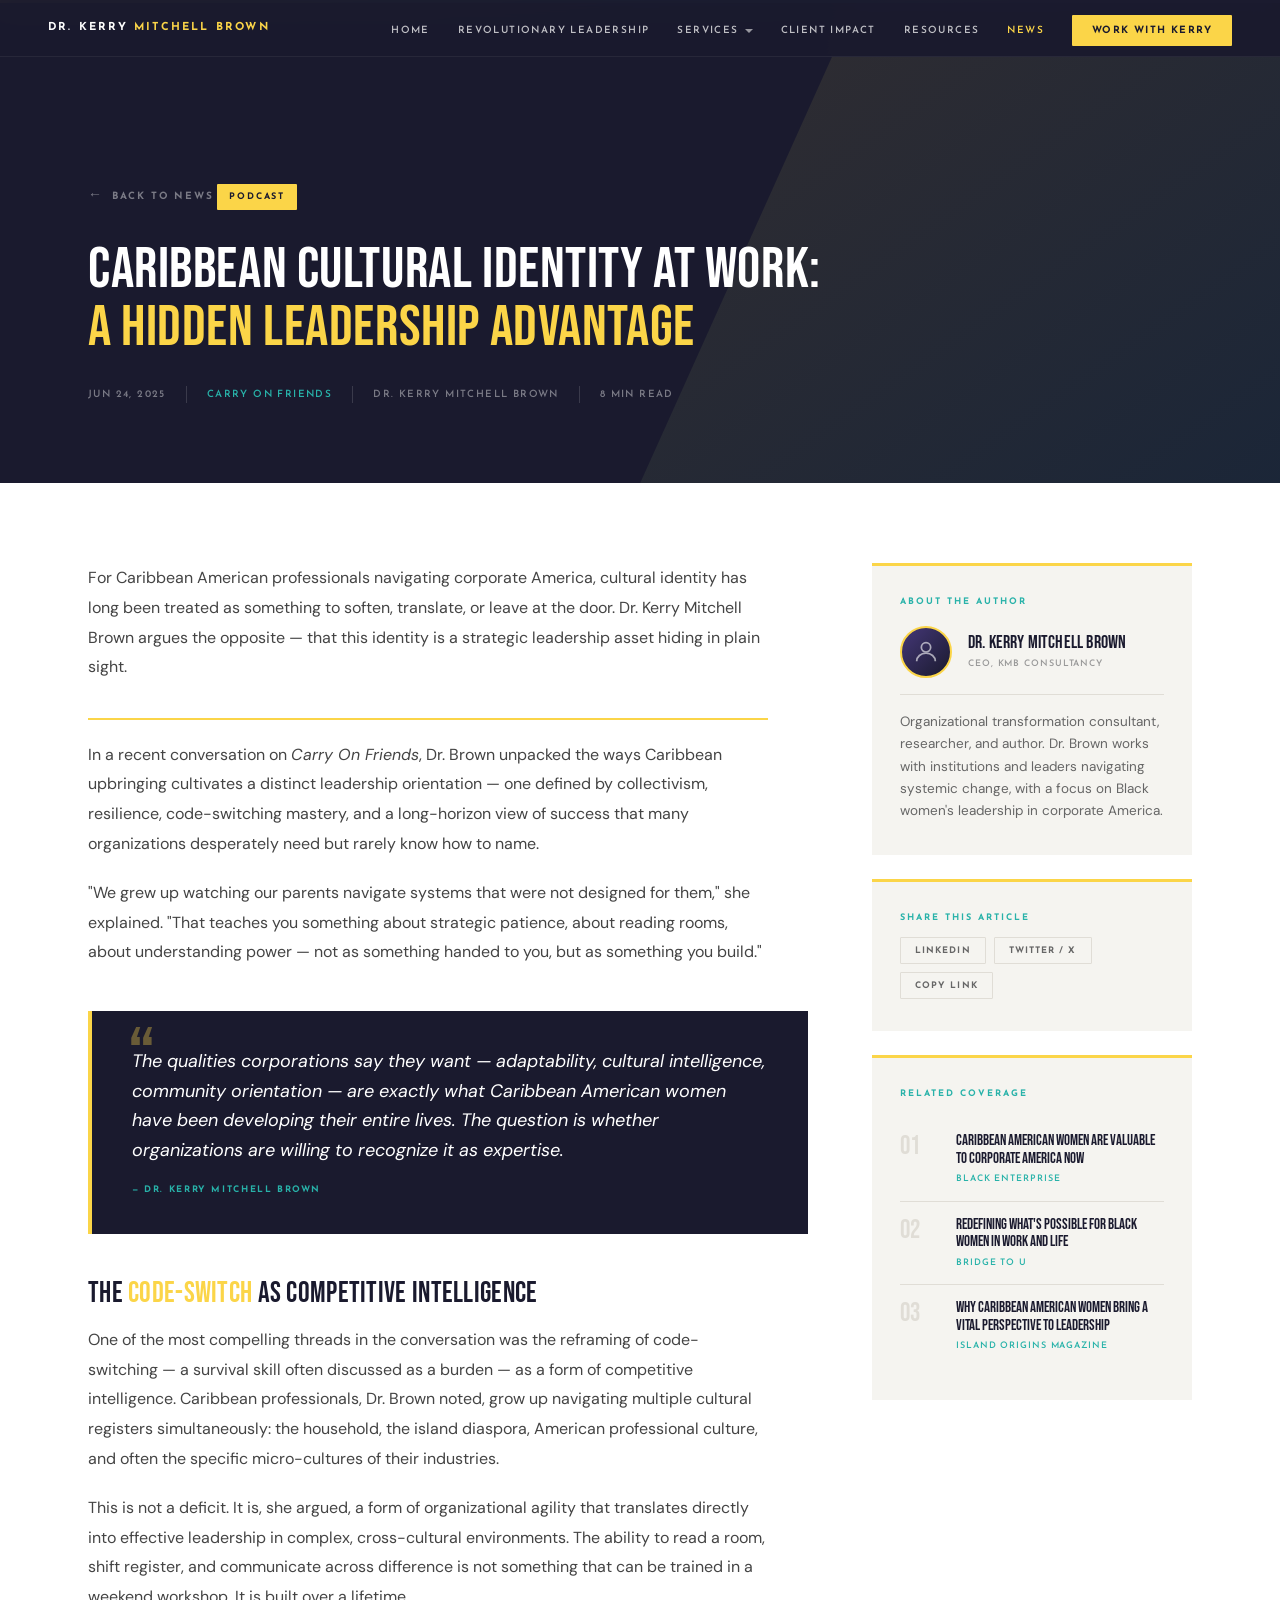
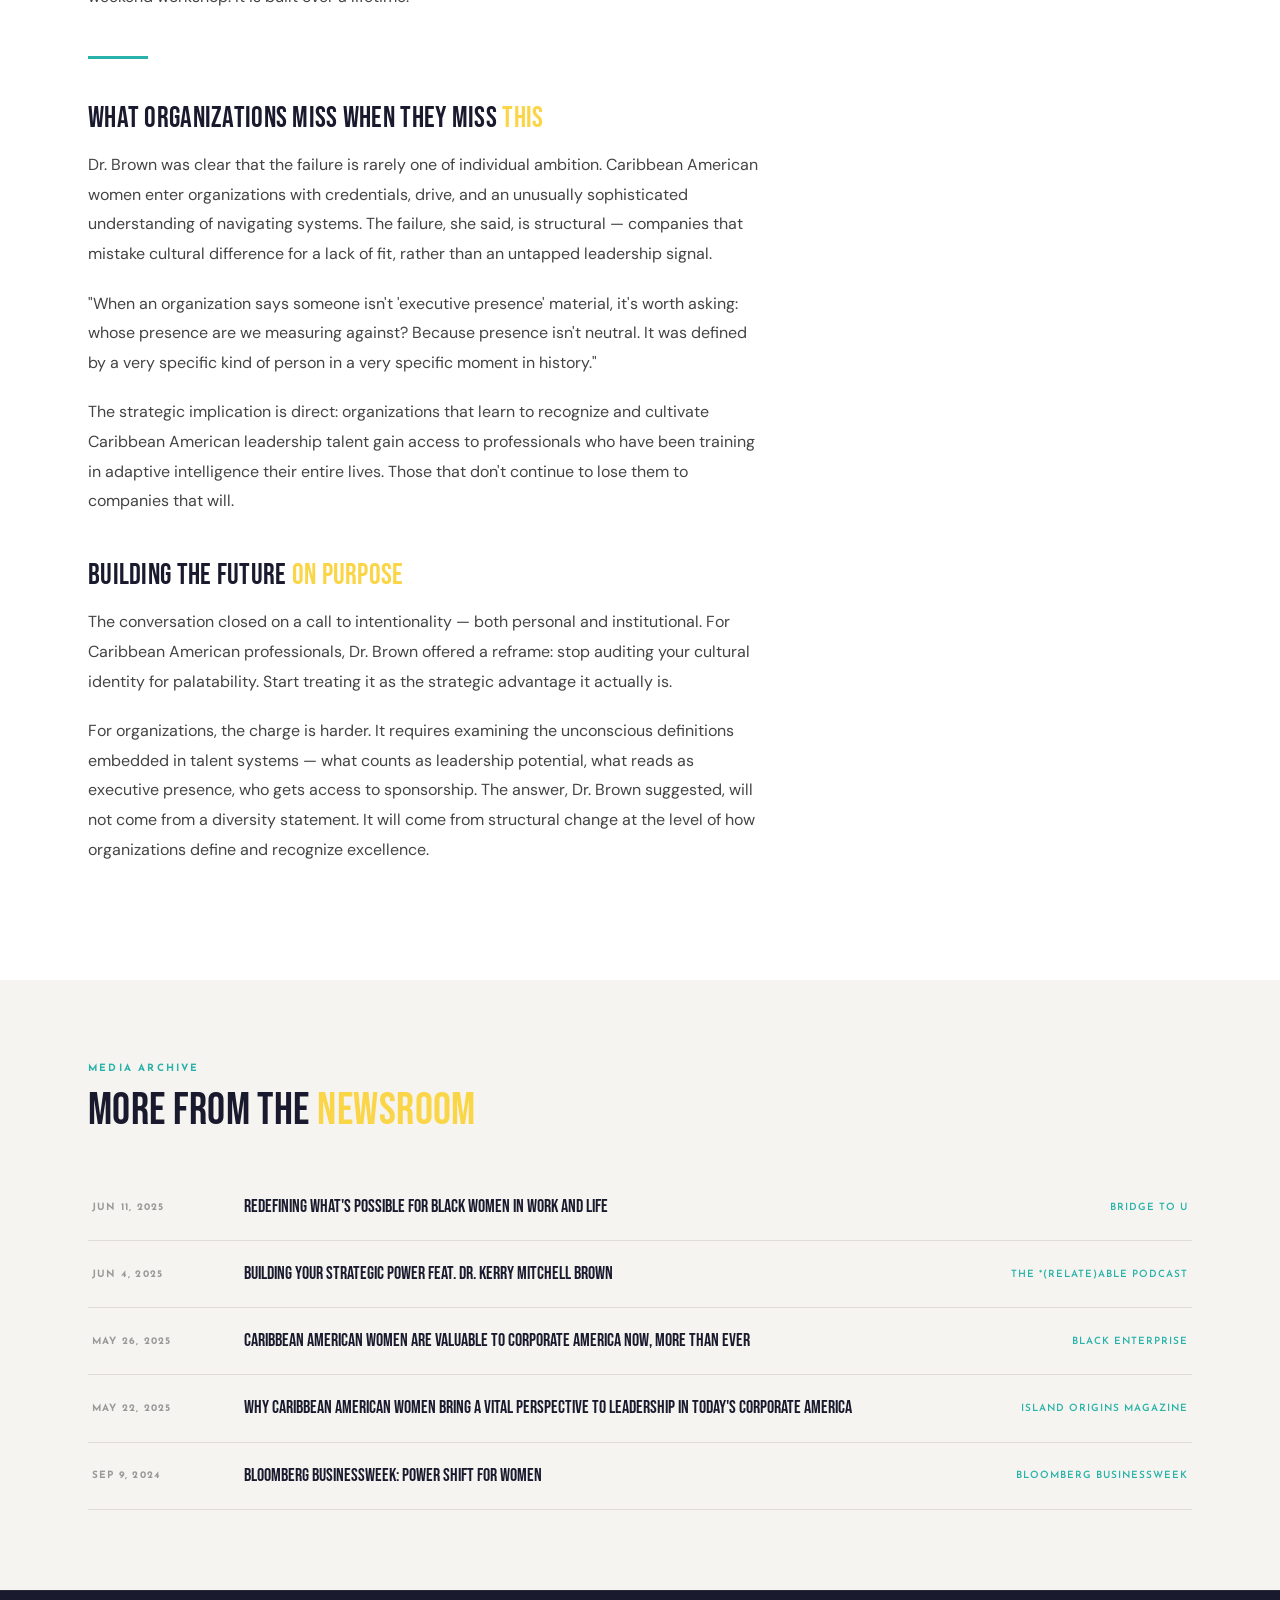
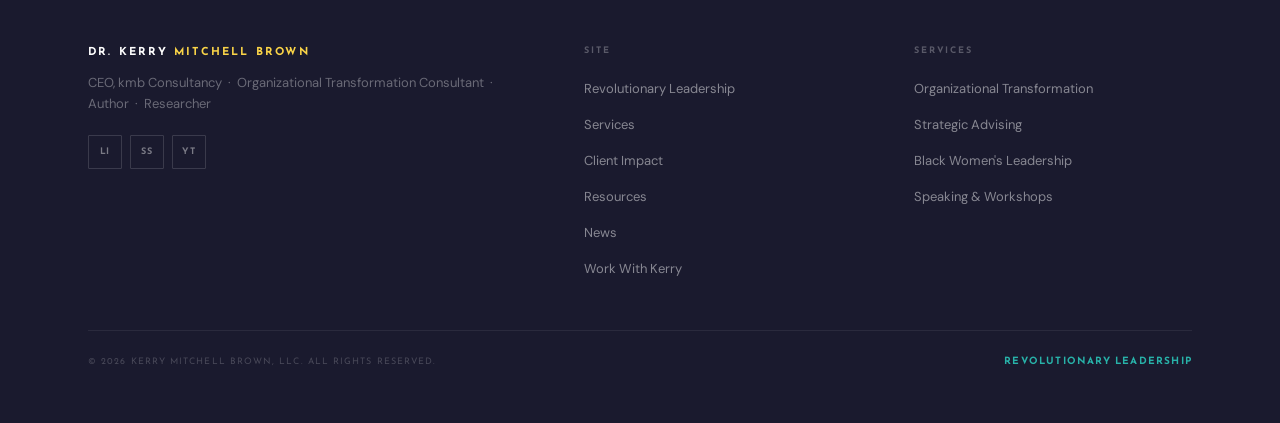
<file: news-article.html>
<!DOCTYPE html>
<html lang="en">
<head>
  <meta charset="UTF-8">
  <meta name="viewport" content="width=device-width, initial-scale=1.0">
  <title>Caribbean Cultural Identity at Work | Dr. Kerry Mitchell Brown</title>
  <link href="https://fonts.googleapis.com/css2?family=Bebas+Neue&family=Josefin+Sans:wght@400;600;700&family=DM+Sans:opsz,wght@9..40,300;9..40,400;9..40,500&display=swap" rel="stylesheet">
  <style>
:root{
  --charcoal:#1A1A2E;
  --white:#FFFFFF;
  --purple:#443777;
  --gold:#FBD548;
  --teal:#28B2A9;
  --warm:#F5F4F0;
  --mid:#E0DDD6;
  --fd:'Bebas Neue',sans-serif;
  --fs:'Josefin Sans',sans-serif;
  --fb:'DM Sans',sans-serif;
}
*,*::before,*::after{box-sizing:border-box;margin:0;padding:0}
html{scroll-behavior:smooth}
body{font-family:var(--fb);background:var(--white);color:var(--charcoal);font-size:16px;line-height:1.75;-webkit-font-smoothing:antialiased}
img{max-width:100%;display:block}
a{text-decoration:none;color:inherit}
.wrap{max-width:1200px;margin:0 auto;padding:0 48px}

/* BUTTONS */
.btn{font-family:var(--fs);font-size:11px;font-weight:700;letter-spacing:.18em;text-transform:uppercase;padding:15px 32px;display:inline-block;cursor:pointer;transition:all .22s;border-radius:1px;white-space:nowrap;border:none}
.bg{background:var(--gold);color:var(--charcoal)}.bg:hover{background:#e8c22a}
.bp{background:var(--purple);color:var(--white)}.bp:hover{background:#352c5e}
.bw{border:1.5px solid rgba(255,255,255,.5);color:var(--white)}.bw:hover{background:rgba(255,255,255,.1)}
.eyebrow{font-family:var(--fs);font-size:10px;font-weight:700;letter-spacing:.24em;text-transform:uppercase;color:var(--teal)}
.slabel{font-family:var(--fs);font-size:10px;font-weight:700;letter-spacing:.22em;text-transform:uppercase;color:var(--teal);display:block;margin-bottom:14px}

/* NAV */
nav{position:fixed;top:0;left:0;right:0;z-index:300;display:flex;align-items:center;justify-content:space-between;padding:22px 48px;transition:background .35s,padding .3s}
nav.stuck{background:rgba(26,26,46,.97);backdrop-filter:blur(12px);padding:14px 48px;border-bottom:1px solid rgba(255,255,255,.06)}
nav.solid{background:rgba(26,26,46,.97);backdrop-filter:blur(12px);padding:14px 48px;border-bottom:1px solid rgba(255,255,255,.06)}
.nlogo{font-family:var(--fs);font-size:11px;font-weight:700;letter-spacing:.2em;text-transform:uppercase;color:var(--white)}
.nlogo b{color:var(--gold)}
.nlinks{display:flex;align-items:center;gap:28px;list-style:none}
.nlinks a{font-family:var(--fs);font-size:10px;font-weight:600;letter-spacing:.14em;text-transform:uppercase;color:rgba(255,255,255,.72);transition:color .2s}
.nlinks a:hover{color:var(--white)}
.nlinks a.active{color:var(--gold)}
.ncta{background:var(--gold)!important;color:var(--charcoal)!important;padding:10px 20px;border-radius:1px;font-family:var(--fs)!important;font-size:10px!important;font-weight:700!important;letter-spacing:.14em!important;text-transform:uppercase!important}
.has-dd{position:relative}
.dd-t{display:inline-flex;align-items:center;gap:6px;cursor:pointer}
.dd-t::after{content:'';width:0;height:0;border-left:4px solid transparent;border-right:4px solid transparent;border-top:4px solid rgba(255,255,255,.55);transition:transform .2s,border-top-color .2s}
.has-dd:hover .dd-t::after,.has-dd:focus-within .dd-t::after{transform:rotate(180deg);border-top-color:var(--gold)}
.dd-menu{position:absolute;top:100%;left:-14px;min-width:280px;background:rgba(26,26,46,.98);backdrop-filter:blur(12px);border:1px solid rgba(255,255,255,.08);border-top:2px solid var(--gold);padding:10px 0;list-style:none;opacity:0;visibility:hidden;transform:translateY(8px);transition:opacity .22s,transform .22s,visibility .22s;box-shadow:0 18px 40px rgba(0,0,0,.4);z-index:310}
.has-dd:hover .dd-menu,.has-dd:focus-within .dd-menu{opacity:1;visibility:visible;transform:translateY(0)}
.dd-menu li{margin:0}
.dd-menu a{display:block;padding:11px 22px;font-family:var(--fs);font-size:10px;font-weight:600;letter-spacing:.14em;text-transform:uppercase;color:rgba(255,255,255,.72);transition:background .2s,color .2s;white-space:nowrap}
.dd-menu a:hover{background:rgba(251,213,72,.08);color:var(--gold)}

/* ARTICLE HERO */
.art-hero{background:var(--charcoal);padding:180px 0 80px;position:relative;overflow:hidden}
.art-hero::before{content:'';position:absolute;top:0;left:0;right:0;height:3px;background:linear-gradient(90deg,var(--gold) 0%,var(--teal) 50%,var(--purple) 100%)}
.art-hero::after{content:'';position:absolute;right:0;bottom:0;width:50vw;max-width:700px;height:100%;background:linear-gradient(145deg,rgba(251,213,72,.10),rgba(40,178,169,.08));clip-path:polygon(34% 0,100% 0,100% 100%,0 100%);pointer-events:none}
.art-hero-inner{position:relative;z-index:2;max-width:900px}
.art-back{display:inline-flex;align-items:center;gap:8px;font-family:var(--fs);font-size:10px;font-weight:700;letter-spacing:.18em;text-transform:uppercase;color:rgba(255,255,255,.42);margin-bottom:32px;transition:color .2s}
.art-back:hover{color:var(--gold)}
.art-back::before{content:'←';font-size:14px}
.art-tag{display:inline-block;background:var(--gold);color:var(--charcoal);font-family:var(--fs);font-size:9px;font-weight:700;letter-spacing:.2em;text-transform:uppercase;padding:5px 12px;border-radius:1px;margin-bottom:20px}
.art-h1{font-family:var(--fd);font-size:clamp(2.2rem,4.5vw,4rem);font-weight:400;letter-spacing:.01em;line-height:1.02;color:var(--white);margin-bottom:28px}
.art-h1 em{color:var(--gold);font-style:normal}
.art-meta{display:flex;align-items:center;gap:0;flex-wrap:wrap}
.art-meta-item{font-family:var(--fs);font-size:10px;font-weight:600;letter-spacing:.14em;text-transform:uppercase;color:rgba(255,255,255,.42);padding-right:20px;margin-right:20px;border-right:1px solid rgba(255,255,255,.14)}
.art-meta-item:last-child{border-right:none;padding-right:0;margin-right:0}
.art-meta-item.source{color:var(--teal)}

/* ARTICLE LAYOUT */
.art-layout{display:grid;grid-template-columns:1fr 320px;gap:64px;padding:80px 0 96px;align-items:start}

/* ARTICLE BODY */
.art-body{}
.art-lead{font-size:19px;font-weight:400;line-height:1.7;color:#333;margin-bottom:36px;padding-bottom:36px;border-bottom:2px solid var(--gold);max-width:680px}
.art-body h2{font-family:var(--fd);font-size:1.8rem;font-weight:400;letter-spacing:.01em;line-height:1.1;color:var(--charcoal);margin:44px 0 16px}
.art-body h2 em{color:var(--gold);font-style:normal}
.art-body p{font-size:16px;line-height:1.85;color:#444;margin-bottom:20px;max-width:680px}
.art-pullquote{background:var(--charcoal);padding:36px 40px;margin:44px 0;border-left:4px solid var(--gold);position:relative}
.art-pullquote::before{content:'\201C';font-family:var(--fd);font-size:5rem;color:var(--gold);line-height:.6;position:absolute;top:24px;left:36px;opacity:.35}
.art-pullquote p{font-family:var(--fb);font-size:18px;font-style:italic;line-height:1.65;color:var(--white);margin:0;padding-left:0;max-width:100%}
.art-pullquote cite{display:block;font-family:var(--fs);font-size:9px;font-weight:700;letter-spacing:.18em;text-transform:uppercase;color:var(--teal);margin-top:16px;font-style:normal}
.art-divider{width:60px;height:3px;background:var(--teal);margin:44px 0}

/* SIDEBAR */
.art-sidebar{}
.art-sidebar-box{background:var(--warm);padding:28px 28px 32px;border-top:3px solid var(--gold);margin-bottom:24px}
.art-sidebar-box h4{font-family:var(--fs);font-size:9px;font-weight:700;letter-spacing:.22em;text-transform:uppercase;color:var(--teal);margin-bottom:16px}
.art-author{display:flex;align-items:center;gap:16px;padding-bottom:16px;border-bottom:1px solid var(--mid);margin-bottom:16px}
.art-author-avatar{width:52px;height:52px;border-radius:50%;background:linear-gradient(135deg,var(--purple),var(--charcoal));flex-shrink:0;border:2px solid var(--gold);display:flex;align-items:center;justify-content:center;overflow:hidden}
.art-author-avatar svg{opacity:.6}
.art-author-name{font-family:var(--fd);font-size:1.1rem;letter-spacing:.01em;color:var(--charcoal);line-height:1.1;margin-bottom:3px}
.art-author-title{font-family:var(--fs);font-size:9px;font-weight:600;letter-spacing:.1em;text-transform:uppercase;color:#999}
.art-author-bio{font-size:13.5px;line-height:1.65;color:#666}

.art-share h4{font-family:var(--fs);font-size:9px;font-weight:700;letter-spacing:.22em;text-transform:uppercase;color:var(--teal);margin-bottom:12px}
.art-share-links{display:flex;gap:8px;flex-wrap:wrap}
.share-btn{font-family:var(--fs);font-size:9px;font-weight:700;letter-spacing:.12em;text-transform:uppercase;padding:8px 14px;border:1px solid var(--mid);color:#666;border-radius:1px;cursor:pointer;transition:all .2s;background:transparent}
.share-btn:hover{border-color:var(--charcoal);color:var(--charcoal);background:var(--warm)}

.art-sidebar-related{}
.art-sidebar-related h4{font-family:var(--fs);font-size:9px;font-weight:700;letter-spacing:.22em;text-transform:uppercase;color:var(--teal);margin-bottom:16px}
.rel-item{display:grid;grid-template-columns:44px 1fr;gap:12px;padding:14px 0;border-bottom:1px solid var(--mid);align-items:start;cursor:pointer;transition:opacity .2s}
.rel-item:hover{opacity:.7}
.rel-item:last-child{border-bottom:none}
.rel-num{font-family:var(--fd);font-size:1.6rem;color:var(--mid);line-height:1;padding-top:2px}
.rel-title{font-family:var(--fd);font-size:.95rem;line-height:1.15;color:var(--charcoal);margin-bottom:4px}
.rel-source{font-family:var(--fs);font-size:9px;font-weight:600;letter-spacing:.1em;text-transform:uppercase;color:var(--teal)}

/* MORE NEWS SECTION */
.more-news{background:var(--warm);padding:80px 0}
.more-news .slabel{margin-bottom:10px}
.more-news .sec-h{font-family:var(--fd);font-size:clamp(2rem,3.5vw,2.8rem);font-weight:400;letter-spacing:.01em;line-height:1.04;color:var(--charcoal);margin-bottom:40px}
.more-news .sec-h em{color:var(--gold);font-style:normal}
.newslist-mini{display:grid;grid-template-columns:1fr;gap:0}
.nitem{display:grid;grid-template-columns:120px 1fr 180px;gap:32px;padding:22px 4px;border-bottom:1px solid var(--mid);align-items:center;transition:background .2s,padding .2s;cursor:pointer;text-decoration:none;color:inherit}
.nitem:hover{background:var(--white);padding-left:14px}
.ndate{font-family:var(--fs);font-size:10px;font-weight:700;letter-spacing:.12em;text-transform:uppercase;color:#999}
.ntitle{font-family:var(--fd);font-size:1.15rem;line-height:1.2;color:var(--charcoal)}
.nsource{font-family:var(--fs);font-size:10px;font-weight:600;letter-spacing:.1em;text-transform:uppercase;color:var(--teal);text-align:right}

/* FOOTER */
footer{background:var(--charcoal);border-top:1px solid rgba(255,255,255,.07);padding:52px 0}
.fg{display:grid;grid-template-columns:1.6fr 1fr 1fr;gap:52px;margin-bottom:40px}
.fbrand{font-family:var(--fs);font-size:11px;font-weight:700;letter-spacing:.2em;text-transform:uppercase;color:var(--white);margin-bottom:10px}
.fbrand b{color:var(--gold)}
.ftag{font-size:13px;line-height:1.65;color:rgba(255,255,255,.35);margin-bottom:20px}
.fsoc{display:flex;gap:8px}
.fsoc a{font-family:var(--fs);font-size:9px;font-weight:700;letter-spacing:.08em;width:34px;height:34px;border:1px solid rgba(255,255,255,.14);display:flex;align-items:center;justify-content:center;color:rgba(255,255,255,.42);transition:all .2s;border-radius:1px}
.fsoc a:hover{border-color:var(--gold);color:var(--gold)}
.fc h4{font-family:var(--fs);font-size:9px;font-weight:700;letter-spacing:.2em;text-transform:uppercase;color:rgba(255,255,255,.28);margin-bottom:16px}
.fc ul{list-style:none}
.fc ul li{margin-bottom:8px}
.fc ul li a{font-size:13px;color:rgba(255,255,255,.48);transition:color .2s}
.fc ul li a:hover{color:var(--white)}
.fbot{border-top:1px solid rgba(255,255,255,.07);padding-top:22px;display:flex;justify-content:space-between;align-items:center;flex-wrap:wrap;gap:12px}
.fbot p{font-family:var(--fs);font-size:9px;letter-spacing:.12em;text-transform:uppercase;color:rgba(255,255,255,.2)}
.fbot a{font-family:var(--fs);font-size:10px;font-weight:700;letter-spacing:.12em;text-transform:uppercase;color:var(--teal)}

/* MOBILE */
@media(max-width:1024px){
  .art-layout{grid-template-columns:1fr;gap:48px}
  .art-sidebar{display:grid;grid-template-columns:1fr 1fr;gap:20px}
  .art-sidebar-related{grid-column:1/-1}
  nav{padding:16px 24px}
  .nlinks{display:none}
  .nitem{grid-template-columns:90px 1fr;gap:14px}
  .nsource{grid-column:1/-1;text-align:left}
  .fg{grid-template-columns:1fr}
}
@media(max-width:640px){
  .wrap{padding:0 20px}
  .art-hero{padding:150px 0 60px}
  .art-pullquote{padding:28px 24px}
  .art-sidebar{grid-template-columns:1fr}
}
  </style>
</head>
<body>

  <nav id="nav" class="solid">
    <a class="nlogo" href="index.html">Dr. Kerry <b>Mitchell Brown</b></a>
    <ul class="nlinks">
      <li><a href="index.html">Home</a></li>
      <li><a href="https://revolutionarylead.com/">Revolutionary Leadership</a></li>
      <li class="has-dd" tabindex="0">
        <a href="services.html" class="dd-t">Services</a>
        <ul class="dd-menu">
          <li><a href="organizational-transformation.html">Organizational Transformation</a></li>
          <li><a href="strategic-advising.html">Strategic Advising</a></li>
          <li><a href="black-womens-leadership.html">Black Women's Leadership</a></li>
          <li><a href="speaking-and-workshops.html">Speaking &amp; Workshops</a></li>
        </ul>
      </li>
      <li><a href="client-impact.html">Client Impact</a></li>
      <li><a href="assessment.html">Resources</a></li>
      <li><a href="news.html" class="active">News</a></li>
      <li><a href="contact.html" class="ncta">Work With Kerry</a></li>
    </ul>
  </nav>

  <!-- ARTICLE HERO -->
  <header class="art-hero">
    <div class="wrap">
      <div class="art-hero-inner">
        <a href="news.html" class="art-back">Back to News</a>
        <div class="art-tag">Podcast</div>
        <h1 class="art-h1">Caribbean Cultural Identity at Work:<br><em>A Hidden Leadership Advantage</em></h1>
        <div class="art-meta">
          <span class="art-meta-item">Jun 24, 2025</span>
          <span class="art-meta-item source">Carry On Friends</span>
          <span class="art-meta-item">Dr. Kerry Mitchell Brown</span>
          <span class="art-meta-item">8 min read</span>
        </div>
      </div>
    </div>
  </header>

  <!-- ARTICLE CONTENT -->
  <div class="wrap">
    <div class="art-layout">

      <!-- BODY -->
      <article class="art-body">
        <p class="art-lead">
          For Caribbean American professionals navigating corporate America, cultural identity has long been treated as something to soften, translate, or leave at the door. Dr. Kerry Mitchell Brown argues the opposite — that this identity is a strategic leadership asset hiding in plain sight.
        </p>

        <p>
          In a recent conversation on <em>Carry On Friends</em>, Dr. Brown unpacked the ways Caribbean upbringing cultivates a distinct leadership orientation — one defined by collectivism, resilience, code-switching mastery, and a long-horizon view of success that many organizations desperately need but rarely know how to name.
        </p>

        <p>
          "We grew up watching our parents navigate systems that were not designed for them," she explained. "That teaches you something about strategic patience, about reading rooms, about understanding power — not as something handed to you, but as something you build."
        </p>

        <div class="art-pullquote">
          <p>The qualities corporations say they want — adaptability, cultural intelligence, community orientation — are exactly what Caribbean American women have been developing their entire lives. The question is whether organizations are willing to recognize it as expertise.</p>
          <cite>— Dr. Kerry Mitchell Brown</cite>
        </div>

        <h2>The <em>Code-Switch</em> as Competitive Intelligence</h2>

        <p>
          One of the most compelling threads in the conversation was the reframing of code-switching — a survival skill often discussed as a burden — as a form of competitive intelligence. Caribbean professionals, Dr. Brown noted, grow up navigating multiple cultural registers simultaneously: the household, the island diaspora, American professional culture, and often the specific micro-cultures of their industries.
        </p>

        <p>
          This is not a deficit. It is, she argued, a form of organizational agility that translates directly into effective leadership in complex, cross-cultural environments. The ability to read a room, shift register, and communicate across difference is not something that can be trained in a weekend workshop. It is built over a lifetime.
        </p>

        <div class="art-divider"></div>

        <h2>What Organizations Miss When They Miss <em>This</em></h2>

        <p>
          Dr. Brown was clear that the failure is rarely one of individual ambition. Caribbean American women enter organizations with credentials, drive, and an unusually sophisticated understanding of navigating systems. The failure, she said, is structural — companies that mistake cultural difference for a lack of fit, rather than an untapped leadership signal.
        </p>

        <p>
          "When an organization says someone isn't 'executive presence' material, it's worth asking: whose presence are we measuring against? Because presence isn't neutral. It was defined by a very specific kind of person in a very specific moment in history."
        </p>

        <p>
          The strategic implication is direct: organizations that learn to recognize and cultivate Caribbean American leadership talent gain access to professionals who have been training in adaptive intelligence their entire lives. Those that don't continue to lose them to companies that will.
        </p>

        <h2>Building the Future <em>On Purpose</em></h2>

        <p>
          The conversation closed on a call to intentionality — both personal and institutional. For Caribbean American professionals, Dr. Brown offered a reframe: stop auditing your cultural identity for palatability. Start treating it as the strategic advantage it actually is.
        </p>

        <p>
          For organizations, the charge is harder. It requires examining the unconscious definitions embedded in talent systems — what counts as leadership potential, what reads as executive presence, who gets access to sponsorship. The answer, Dr. Brown suggested, will not come from a diversity statement. It will come from structural change at the level of how organizations define and recognize excellence.
        </p>
      </article>

      <!-- SIDEBAR -->
      <aside class="art-sidebar">

        <div class="art-sidebar-box">
          <h4>About the Author</h4>
          <div class="art-author">
            <div class="art-author-avatar">
              <svg width="28" height="28" viewBox="0 0 24 24" fill="none" stroke="white" stroke-width="1.5"><circle cx="12" cy="8" r="4"/><path d="M4 20c0-4 3.6-7 8-7s8 3 8 7"/></svg>
            </div>
            <div>
              <div class="art-author-name">Dr. Kerry Mitchell Brown</div>
              <div class="art-author-title">CEO, kmb Consultancy</div>
            </div>
          </div>
          <p class="art-author-bio">Organizational transformation consultant, researcher, and author. Dr. Brown works with institutions and leaders navigating systemic change, with a focus on Black women's leadership in corporate America.</p>
        </div>

        <div class="art-sidebar-box art-share">
          <h4>Share this Article</h4>
          <div class="art-share-links">
            <button class="share-btn">LinkedIn</button>
            <button class="share-btn">Twitter / X</button>
            <button class="share-btn">Copy Link</button>
          </div>
        </div>

        <div class="art-sidebar-box art-sidebar-related">
          <h4>Related Coverage</h4>
          <a href="news-article.html" class="rel-item">
            <div class="rel-num">01</div>
            <div>
              <div class="rel-title">Caribbean American Women Are Valuable To Corporate America Now</div>
              <div class="rel-source">Black Enterprise</div>
            </div>
          </a>
          <a href="news-article.html" class="rel-item">
            <div class="rel-num">02</div>
            <div>
              <div class="rel-title">Redefining What's Possible for Black Women in Work and Life</div>
              <div class="rel-source">Bridge To U</div>
            </div>
          </a>
          <a href="news-article.html" class="rel-item">
            <div class="rel-num">03</div>
            <div>
              <div class="rel-title">Why Caribbean American Women Bring a Vital Perspective to Leadership</div>
              <div class="rel-source">Island Origins Magazine</div>
            </div>
          </a>
        </div>

      </aside>
    </div>
  </div>

  <!-- MORE NEWS -->
  <section class="more-news">
    <div class="wrap">
      <span class="slabel">Media Archive</span>
      <h2 class="sec-h">More from the <em>Newsroom</em></h2>
      <div class="newslist-mini">
        <a href="news-article.html" class="nitem">
          <div class="ndate">Jun 11, 2025</div>
          <div class="ntitle">Redefining What's Possible for Black Women in Work and Life</div>
          <div class="nsource">Bridge To U</div>
        </a>
        <a href="news-article.html" class="nitem">
          <div class="ndate">Jun 4, 2025</div>
          <div class="ntitle">Building Your Strategic Power feat. Dr. Kerry Mitchell Brown</div>
          <div class="nsource">The *(Relate)able Podcast</div>
        </a>
        <a href="news-article.html" class="nitem">
          <div class="ndate">May 26, 2025</div>
          <div class="ntitle">Caribbean American Women Are Valuable To Corporate America Now, More Than Ever</div>
          <div class="nsource">Black Enterprise</div>
        </a>
        <a href="news-article.html" class="nitem">
          <div class="ndate">May 22, 2025</div>
          <div class="ntitle">Why Caribbean American Women Bring a Vital Perspective to Leadership in Today's Corporate America</div>
          <div class="nsource">Island Origins Magazine</div>
        </a>
        <a href="news-article.html" class="nitem">
          <div class="ndate">Sep 9, 2024</div>
          <div class="ntitle">Bloomberg Businessweek: Power Shift for Women</div>
          <div class="nsource">Bloomberg Businessweek</div>
        </a>
      </div>
    </div>
  </section>

  <footer>
    <div class="wrap">
      <div class="fg">
        <div>
          <div class="fbrand">Dr. Kerry <b>Mitchell Brown</b></div>
          <p class="ftag">CEO, kmb Consultancy &nbsp;·&nbsp; Organizational Transformation Consultant &nbsp;·&nbsp; Author &nbsp;·&nbsp; Researcher</p>
          <div class="fsoc">
            <a href="https://www.linkedin.com">LI</a><a href="https://substack.com">SS</a><a href="https://www.youtube.com">YT</a>
          </div>
        </div>
        <div class="fc">
          <h4>Site</h4>
          <ul>
            <li><a href="https://revolutionarylead.com/">Revolutionary Leadership</a></li>
            <li><a href="services.html">Services</a></li>
            <li><a href="client-impact.html">Client Impact</a></li>
            <li><a href="assessment.html">Resources</a></li>
            <li><a href="news.html">News</a></li>
            <li><a href="contact.html">Work With Kerry</a></li>
          </ul>
        </div>
        <div class="fc">
          <h4>Services</h4>
          <ul>
            <li><a href="organizational-transformation.html">Organizational Transformation</a></li>
            <li><a href="strategic-advising.html">Strategic Advising</a></li>
            <li><a href="black-womens-leadership.html">Black Women's Leadership</a></li>
            <li><a href="speaking-and-workshops.html">Speaking & Workshops</a></li>
          </ul>
        </div>
      </div>
      <div class="fbot">
        <p>© 2026 Kerry Mitchell Brown, LLC. All rights reserved.</p>
        <a href="https://revolutionarylead.com/">Revolutionary Leadership</a>
      </div>
    </div>
  </footer>

  <script src="site.js"></script>
</body>
</html>
</file>
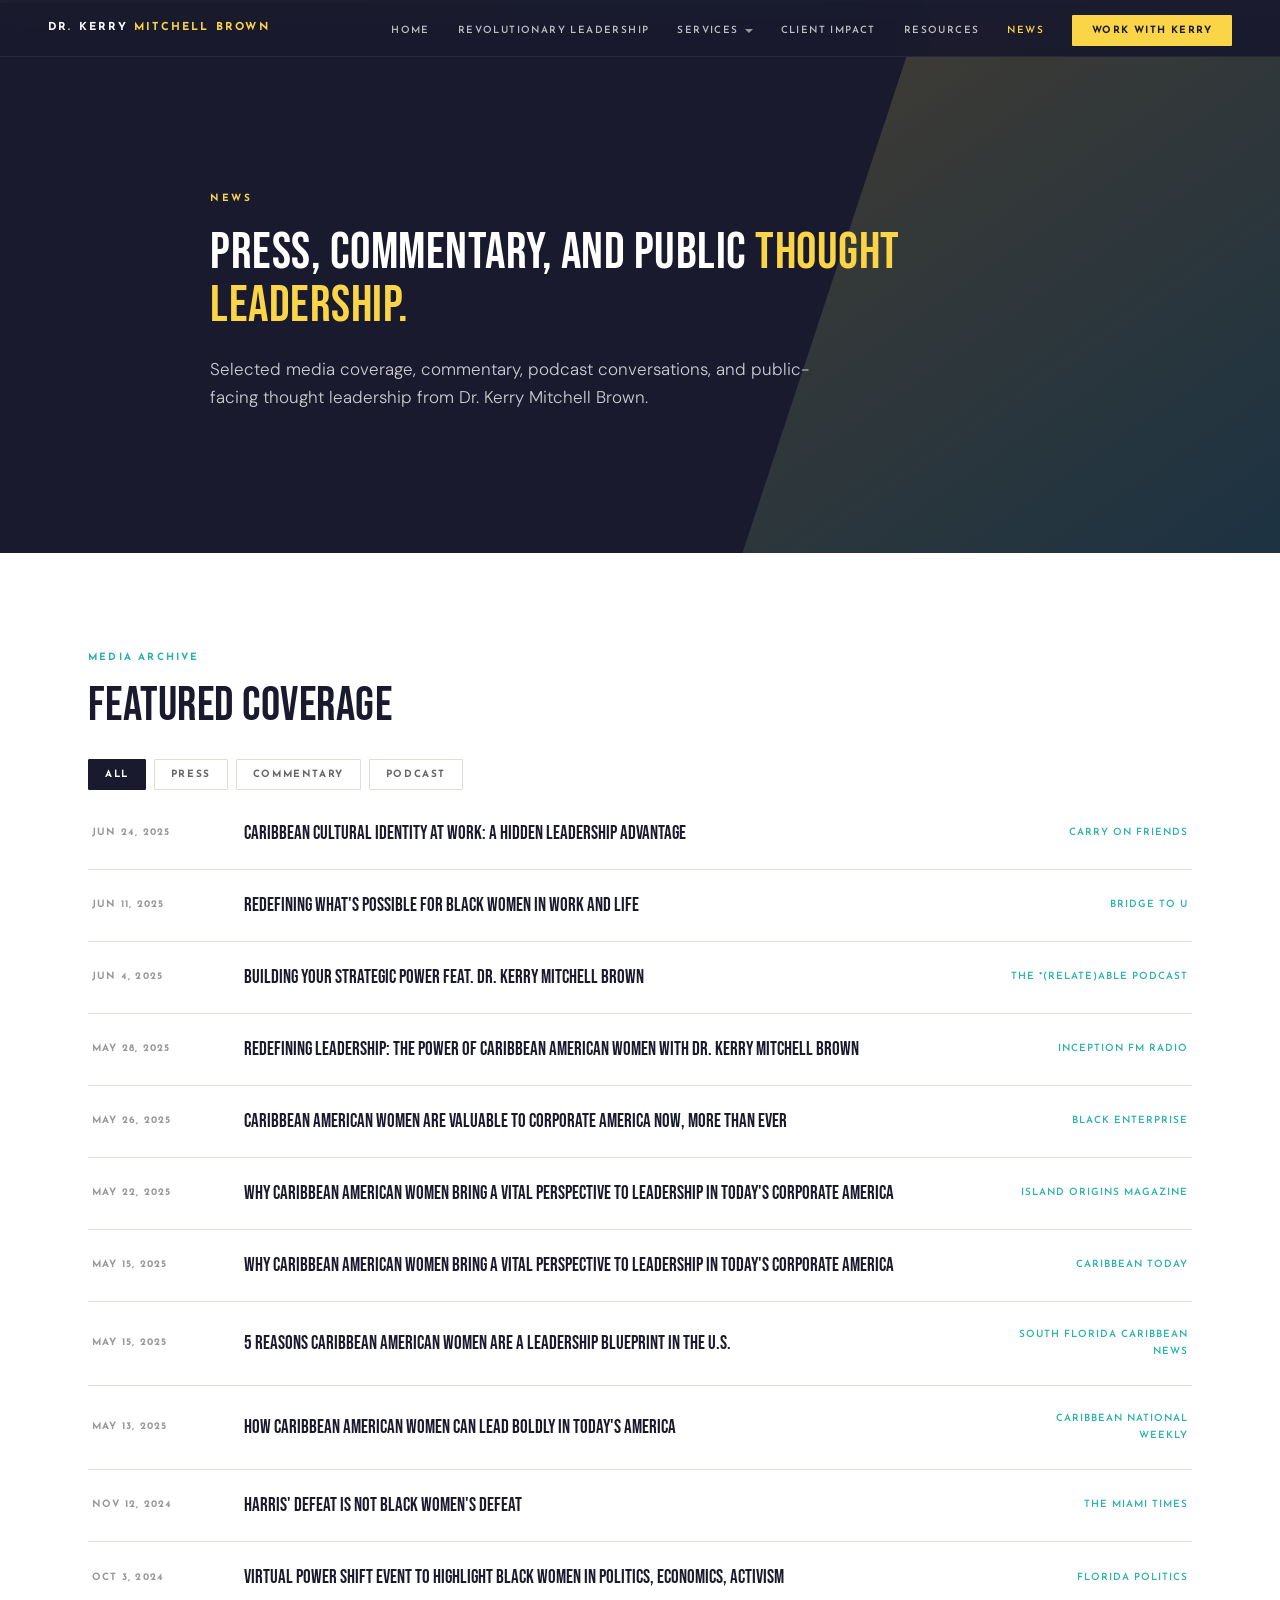
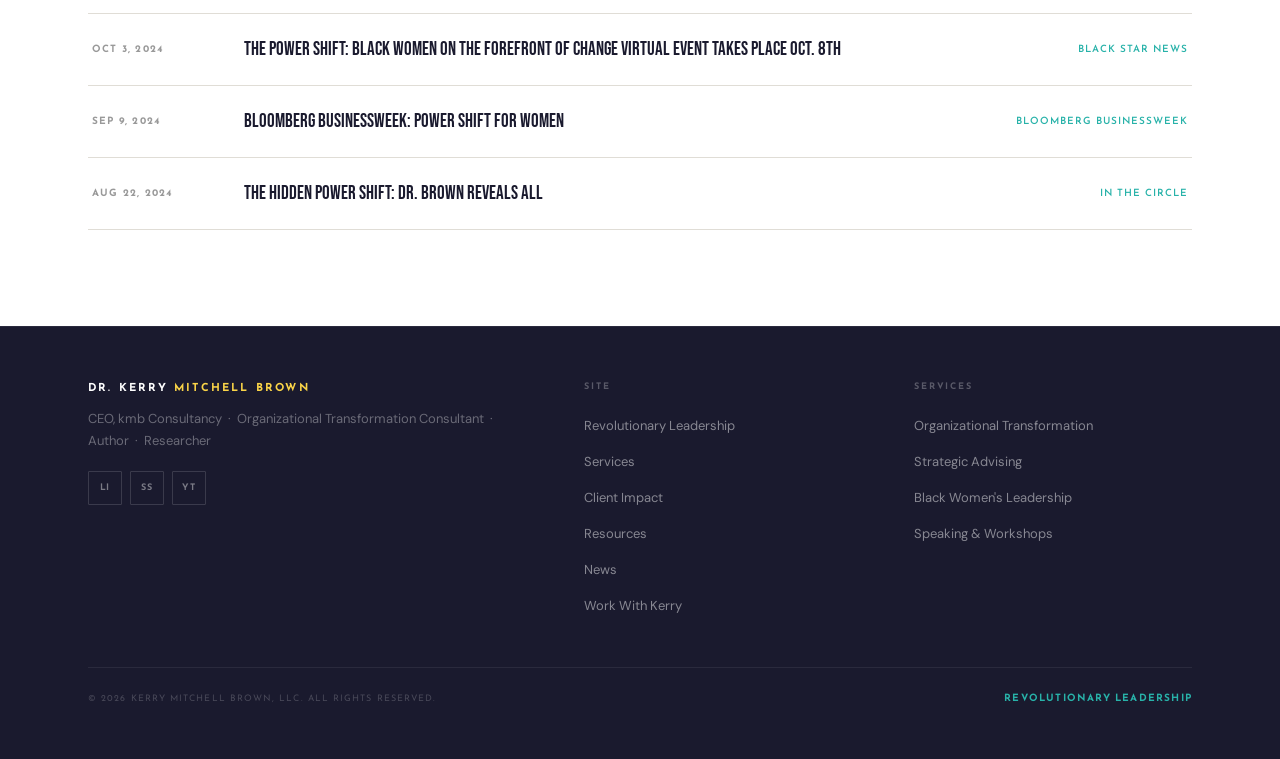
<file: news.html>
<!DOCTYPE html>
<html lang="en">
<head>
  <meta charset="UTF-8">
  <meta name="viewport" content="width=device-width, initial-scale=1.0">
  <title>News | Dr. Kerry Mitchell Brown</title>
  <link href="https://fonts.googleapis.com/css2?family=Bebas+Neue&family=Josefin+Sans:wght@400;600;700&family=DM+Sans:opsz,wght@9..40,300;9..40,400;9..40,500&display=swap" rel="stylesheet">
  <style>
/* ════════════════════════════════════════════
   KMB Consultancy — kerrymitchellbrown.com
   Shared stylesheet for all pages
   Brand: Restrained Authority
════════════════════════════════════════════ */

:root{
  --charcoal:#1A1A2E;
  --white:#FFFFFF;
  --purple:#443777;
  --gold:#FBD548;
  --teal:#28B2A9;
  --warm:#F5F4F0;
  --mid:#E0DDD6;
  --fd:'Bebas Neue',sans-serif;   /* display — swap → MADE Canvas Black */
  --fs:'Josefin Sans',sans-serif; /* sub/labels/buttons */
  --fb:'DM Sans',sans-serif;      /* body */
}
*,*::before,*::after{box-sizing:border-box;margin:0;padding:0}
html{scroll-behavior:smooth}
body{font-family:var(--fb);background:var(--white);color:var(--charcoal);font-size:16px;line-height:1.75;-webkit-font-smoothing:antialiased}
img{max-width:100%;display:block}
a{text-decoration:none;color:inherit}
.wrap{max-width:1200px;margin:0 auto;padding:0 48px}

/* ━━━ BUTTONS ━━━ */
.btn{font-family:var(--fs);font-size:11px;font-weight:700;letter-spacing:.18em;text-transform:uppercase;padding:15px 32px;display:inline-block;cursor:pointer;transition:all .22s;border-radius:1px;white-space:nowrap;border:none}
.bg{background:var(--gold);color:var(--charcoal)}.bg:hover{background:#e8c22a}
.bp{background:var(--purple);color:var(--white)}.bp:hover{background:#352c5e}
.bw{border:1.5px solid rgba(255,255,255,.5);color:var(--white)}.bw:hover{background:rgba(255,255,255,.1)}
.bt{border:1.5px solid var(--teal);color:var(--teal)}.bt:hover{background:rgba(40,178,169,.1)}
.bd{background:var(--charcoal);color:var(--white)}.bd:hover{background:#000}

.eyebrow{font-family:var(--fs);font-size:10px;font-weight:700;letter-spacing:.24em;text-transform:uppercase;color:var(--teal)}
.slabel{font-family:var(--fs);font-size:10px;font-weight:700;letter-spacing:.22em;text-transform:uppercase;color:var(--teal);display:block;margin-bottom:14px}

.rv{opacity:0;transform:translateY(24px);transition:opacity .6s ease,transform .6s ease}
.rv.on{opacity:1;transform:none}

/* ━━━ NAV ━━━ */
nav{position:fixed;top:0;left:0;right:0;z-index:300;display:flex;align-items:center;justify-content:space-between;padding:22px 48px;transition:background .35s,padding .3s}
nav.stuck{background:rgba(26,26,46,.97);backdrop-filter:blur(12px);padding:14px 48px;border-bottom:1px solid rgba(255,255,255,.06)}
nav.solid{background:rgba(26,26,46,.97);backdrop-filter:blur(12px);padding:14px 48px;border-bottom:1px solid rgba(255,255,255,.06)}
.nlogo{font-family:var(--fs);font-size:11px;font-weight:700;letter-spacing:.2em;text-transform:uppercase;color:var(--white)}
.nlogo b{color:var(--gold)}
.nlinks{display:flex;align-items:center;gap:28px;list-style:none}
.nlinks a{font-family:var(--fs);font-size:10px;font-weight:600;letter-spacing:.14em;text-transform:uppercase;color:rgba(255,255,255,.72);transition:color .2s}
.nlinks a:hover{color:var(--white)}
.nlinks a.active{color:var(--gold)}
.ncta{background:var(--gold)!important;color:var(--charcoal)!important;padding:10px 20px;border-radius:1px;font-family:var(--fs)!important;font-size:10px!important;font-weight:700!important;letter-spacing:.14em!important;text-transform:uppercase!important}

/* nav dropdown (CSS-only, hover & focus) */
.has-dd{position:relative}
.dd-t{display:inline-flex;align-items:center;gap:6px;cursor:pointer}
.dd-t::after{content:'';width:0;height:0;border-left:4px solid transparent;border-right:4px solid transparent;border-top:4px solid rgba(255,255,255,.55);transition:transform .2s,border-top-color .2s}
.has-dd:hover .dd-t::after,.has-dd:focus-within .dd-t::after{transform:rotate(180deg);border-top-color:var(--gold)}
.dd-menu{position:absolute;top:100%;left:-14px;min-width:280px;background:rgba(26,26,46,.98);backdrop-filter:blur(12px);border:1px solid rgba(255,255,255,.08);border-top:2px solid var(--gold);padding:10px 0;list-style:none;opacity:0;visibility:hidden;transform:translateY(8px);transition:opacity .22s,transform .22s,visibility .22s;box-shadow:0 18px 40px rgba(0,0,0,.4);z-index:310}
.has-dd:hover .dd-menu,.has-dd:focus-within .dd-menu{opacity:1;visibility:visible;transform:translateY(0)}
.dd-menu li{margin:0}
.dd-menu a{display:block;padding:11px 22px;font-family:var(--fs);font-size:10px;font-weight:600;letter-spacing:.14em;text-transform:uppercase;color:rgba(255,255,255,.72);transition:background .2s,color .2s;white-space:nowrap}
.dd-menu a:hover{background:rgba(251,213,72,.08);color:var(--gold)}

/* ━━━ HERO (homepage) ━━━ */
.hero{position:relative;height:100vh;min-height:680px;display:flex;align-items:center;overflow:hidden}
.hero-vid{position:absolute;inset:0;pointer-events:none;overflow:hidden}
.hero-vid iframe,.hero-vid video{position:absolute;top:50%;left:50%;transform:translate(-50%,-50%);width:100vw;height:56.25vw;min-height:100vh;min-width:177.78vh;border:none;object-fit:cover}
.hero-ov{position:absolute;inset:0;background:linear-gradient(115deg,rgba(26,26,46,.90) 0%,rgba(68,55,119,.50) 55%,rgba(26,26,46,.30) 100%)}
.hero-ct{position:relative;z-index:2;padding:0 80px;max-width:860px}
.he{font-family:var(--fs);font-size:10px;font-weight:700;letter-spacing:.26em;text-transform:uppercase;color:var(--gold);margin-bottom:18px;opacity:0;animation:fu .8s .1s ease forwards}
.hh{font-family:var(--fd);font-size:clamp(2rem,4vw,3.6rem);font-weight:400;letter-spacing:.01em;line-height:1.05;color:var(--white);margin-bottom:18px;opacity:0;animation:fu .8s .3s ease forwards}
.hh em{color:var(--gold);font-style:normal}
.hs{font-family:var(--fb);font-size:16px;font-weight:300;color:rgba(255,255,255,.78);max-width:480px;line-height:1.65;margin-bottom:12px;opacity:0;animation:fu .8s .5s ease forwards}
.hst{font-family:var(--fs);font-size:9px;font-weight:600;letter-spacing:.18em;text-transform:uppercase;color:rgba(255,255,255,.38);margin-bottom:36px;opacity:0;animation:fu .8s .65s ease forwards}
.hctas{display:flex;gap:14px;flex-wrap:wrap;opacity:0;animation:fu .8s .8s ease forwards}
.hbar{position:absolute;bottom:0;left:80px;width:2px;height:68px;background:var(--teal);z-index:2}
@keyframes fu{from{opacity:0;transform:translateY(20px)}to{opacity:1;transform:none}}

/* ━━━ PAGE HERO (interior pages) ━━━ */
.phero{position:relative;background:var(--charcoal);padding:190px 0 110px;color:var(--white);overflow:hidden;min-height:520px;display:flex;align-items:flex-end}
.phero.purple{background:var(--purple)}
.phero::before{content:'';position:absolute;top:0;left:0;right:0;height:3px;background:linear-gradient(90deg,var(--gold) 0%,var(--teal) 50%,var(--purple) 100%)}
.phero-ct{position:relative;z-index:2;max-width:860px}
.ph-eye{font-family:var(--fs);font-size:10px;font-weight:700;letter-spacing:.26em;text-transform:uppercase;color:var(--gold);margin-bottom:18px}
.ph-h{font-family:var(--fd);font-size:clamp(2rem,4vw,3.4rem);font-weight:400;letter-spacing:.01em;line-height:1.05;color:var(--white);margin-bottom:22px}
.ph-h em{color:var(--gold);font-style:normal}
.ph-s{font-family:var(--fb);font-size:17px;font-weight:300;color:rgba(255,255,255,.78);max-width:640px;line-height:1.65;margin-bottom:32px}
.phero::after{content:'';position:absolute;right:0;bottom:0;width:42vw;max-width:620px;height:100%;background:linear-gradient(145deg,rgba(251,213,72,.18),rgba(40,178,169,.16));clip-path:polygon(34% 0,100% 0,100% 100%,0 100%);pointer-events:none}
.ph-glow{display:none}

/* ━━━ AS SEEN IN ━━━ */
.seen{background:var(--white);border-top:1px solid var(--mid);border-bottom:1px solid var(--mid);padding:30px 0}
.seen-r{display:flex;align-items:center}
.seen-l{font-family:var(--fs);font-size:9px;font-weight:700;letter-spacing:.22em;text-transform:uppercase;color:#c0bdb6;white-space:nowrap;padding-right:32px;border-right:1px solid var(--mid);flex-shrink:0}
.logos{display:flex;align-items:center;gap:32px;flex-wrap:wrap;padding-left:32px}
.logo-i{opacity:.32;transition:opacity .2s;display:flex;align-items:center;flex-shrink:0}
.logo-i:hover{opacity:.7}

/* ━━━ DUAL PROBLEM ━━━ */
.dual{display:grid;grid-template-columns:1fr 1fr}
.dc{padding:80px 56px;position:relative}
.dc.dark{background:var(--charcoal)}
.dc.light{background:var(--warm)}
.dc::before{content:'';position:absolute;top:0;left:0;right:0;height:3px}
.dc.dark::before{background:var(--teal)}
.dc.light::before{background:var(--purple)}
.dc .eyebrow{margin-bottom:16px}
.dc-h{font-family:var(--fd);font-size:clamp(1.9rem,3vw,2.7rem);font-weight:400;letter-spacing:.01em;line-height:1.02;margin:16px 0 22px}
.dc.dark .dc-h{color:var(--white)}
.dc.light .dc-h{color:var(--charcoal)}
.dc-p{font-size:15px;line-height:1.82;margin-bottom:14px}
.dc.dark .dc-p{color:rgba(255,255,255,.62)}
.dc.light .dc-p{color:#555}
.dc-ul{list-style:none;margin:22px 0 34px}
.dc-ul li{font-family:var(--fs);font-size:12px;font-weight:600;letter-spacing:.05em;display:flex;align-items:center;gap:10px;padding:10px 0;border-top:1px solid rgba(255,255,255,.07)}
.dc.light .dc-ul li{border-top-color:rgba(0,0,0,.06)}
.dc-ul li::before{content:'→';color:var(--teal)}
.dc.dark .dc-ul li{color:rgba(255,255,255,.80)}
.dc.light .dc-ul li{color:var(--charcoal)}

/* ━━━ CREDENTIALS ━━━ */
.creds{background:var(--charcoal);padding:80px 0 96px}
.stats{display:grid;grid-template-columns:repeat(4,1fr);border-bottom:1px solid rgba(255,255,255,.08);border-top:1px solid rgba(255,255,255,.08)}
.st{padding:44px 0;text-align:center;border-right:1px solid rgba(255,255,255,.07)}
.st:last-child{border-right:none}
.st-n{font-family:var(--fd);font-size:clamp(2.8rem,4.5vw,4rem);font-weight:400;color:var(--gold);line-height:1;display:block;margin-bottom:8px}
.st-l{font-family:var(--fs);font-size:9px;font-weight:700;letter-spacing:.22em;text-transform:uppercase;color:rgba(255,255,255,.35)}

.cg{display:grid;grid-template-columns:380px 1fr;gap:64px;align-items:start;padding-top:64px}
.cphoto{position:relative;border-radius:2px;overflow:hidden;background:var(--purple);aspect-ratio:3/4;width:100%}
.cpholder{position:absolute;inset:0;display:flex;flex-direction:column;align-items:center;justify-content:center;gap:14px;padding:24px}
.cpholder svg{opacity:.18}
.cpholder p{font-family:var(--fs);font-size:9px;font-weight:700;letter-spacing:.18em;text-transform:uppercase;color:rgba(255,255,255,.28);text-align:center;line-height:1.8}
.cphoto::after{content:'';position:absolute;bottom:0;left:0;right:0;height:4px;background:var(--gold)}

.cbio{padding-top:4px}
.cred-h{font-family:var(--fd);font-size:clamp(2.2rem,3.8vw,3.4rem);font-weight:400;letter-spacing:.01em;line-height:1.0;color:var(--white);margin-bottom:26px}
.cred-h em{color:var(--gold);font-style:normal}
.cred-p{font-size:15px;line-height:1.85;color:rgba(255,255,255,.60);margin-bottom:14px}
.badges{display:flex;flex-wrap:wrap;gap:8px;margin:26px 0 34px}
.badge{font-family:var(--fs);font-size:9px;font-weight:700;letter-spacing:.12em;text-transform:uppercase;padding:6px 12px;border:1px solid rgba(40,178,169,.35);color:var(--teal);border-radius:1px}

/* ━━━ SERVICES (homepage) ━━━ */
.services{background:var(--white);padding:96px 0}
.sh2{font-family:var(--fd);font-size:clamp(2.4rem,5vw,4rem);font-weight:400;letter-spacing:.01em;line-height:1.0;color:var(--charcoal);margin-top:8px}
.shdr{margin-bottom:52px}

.sgrid{display:grid;grid-template-columns:repeat(4,1fr);border:1px solid var(--mid)}
.scard{padding:40px 30px;border-right:1px solid var(--mid);position:relative;transition:background .25s;overflow:hidden;display:flex;flex-direction:column}
.scard:last-child{border-right:none}
.scard::before{content:'';position:absolute;top:0;left:0;right:0;height:3px;background:var(--mid);transition:background .25s}
.scard:hover{background:var(--charcoal)}
.scard:hover::before{background:var(--gold)}
.scard:hover .snum{color:rgba(68,55,119,.3)}
.scard:hover .saud{color:var(--teal)}
.scard:hover .stit{color:var(--white)}
.scard:hover .sbod{color:rgba(255,255,255,.55)}
.scard:hover .slnk{color:var(--gold)}
.snum{font-family:var(--fd);font-size:3.2rem;font-weight:400;color:var(--mid);line-height:1;margin-bottom:24px;transition:color .25s}
.saud{font-family:var(--fs);font-size:9px;font-weight:700;letter-spacing:.16em;text-transform:uppercase;color:var(--teal);margin-bottom:10px}
.stit{font-family:var(--fd);font-size:1.5rem;font-weight:400;letter-spacing:.01em;line-height:1.05;color:var(--charcoal);margin-bottom:14px;transition:color .25s}
.sbod{font-size:13.5px;line-height:1.75;color:#777;margin-bottom:22px;transition:color .25s;flex:1}
.slnk{font-family:var(--fs);font-size:10px;font-weight:700;letter-spacing:.14em;text-transform:uppercase;color:var(--purple);display:flex;align-items:center;gap:6px;transition:color .25s}

/* ━━━ RL BRIDGE ━━━ */
.rl{background:var(--purple);padding:52px 0}
.rlg{display:grid;grid-template-columns:160px 1fr 280px;gap:48px;align-items:center}
.rlbook{background:var(--charcoal);border-radius:2px;border-left:6px solid var(--gold);padding:20px 16px 20px 20px;box-shadow:10px 10px 40px rgba(0,0,0,.45);aspect-ratio:2/3;display:flex;flex-direction:column;justify-content:space-between}
.rlt{font-family:var(--fd);font-size:1.4rem;font-weight:400;letter-spacing:.01em;color:var(--white);line-height:1.05}
.rls{font-family:var(--fs);font-size:8px;font-weight:700;letter-spacing:.16em;text-transform:uppercase;color:var(--gold);margin-top:8px}
.rla{font-family:var(--fs);font-size:8px;letter-spacing:.1em;color:rgba(255,255,255,.38)}
.rl-copy .slabel{color:var(--gold)}
.rlh{font-family:var(--fd);font-size:clamp(1.7rem,2.5vw,2.3rem);font-weight:400;letter-spacing:.01em;line-height:1.02;color:var(--white);margin-bottom:12px}
.rlp{font-size:14px;line-height:1.75;color:rgba(255,255,255,.62);margin-bottom:10px}
.rlpub{font-family:var(--fs);font-size:9px;font-weight:700;letter-spacing:.16em;text-transform:uppercase;color:var(--gold);margin-bottom:22px}
.rlctas{display:flex;gap:12px;flex-wrap:wrap}
.ends{display:flex;flex-direction:column;gap:10px}
.eq{background:rgba(251,213,72,.12);border-left:3px solid var(--gold);padding:12px 14px;border-radius:0 2px 2px 0}
.eqq{font-family:var(--fb);font-size:12px;font-style:italic;color:rgba(255,255,255,.88);line-height:1.45;margin-bottom:6px}
.eqn{font-family:var(--fs);font-size:8px;font-weight:700;letter-spacing:.1em;text-transform:uppercase;color:var(--gold);opacity:.75}

/* ━━━ TESTIMONIALS ━━━ */
.testi{background:var(--warm);padding:96px 0}
.tgrid{display:grid;grid-template-columns:1fr 1fr;gap:24px}
.tc{background:var(--white);padding:44px 40px;border-bottom:3px solid transparent;transition:border-color .25s}
.tc:hover{border-color:var(--teal)}

/* testimonials slider (CSS-only scroll-snap, no JS) */
.tslider{position:relative;margin-top:8px}
.tslider .tgrid{display:flex;gap:24px;overflow-x:auto;scroll-snap-type:x mandatory;scroll-behavior:smooth;padding:8px 4px 28px;margin:0 -4px;-webkit-overflow-scrolling:touch;scrollbar-width:thin;scrollbar-color:var(--teal) transparent}
.tslider .tgrid::-webkit-scrollbar{height:6px}
.tslider .tgrid::-webkit-scrollbar-track{background:rgba(0,0,0,.05);border-radius:3px}
.tslider .tgrid::-webkit-scrollbar-thumb{background:var(--teal);border-radius:3px}
.tslider .tc{flex:0 0 calc(50% - 12px);scroll-snap-align:start;min-width:300px}
.tslider .tc:first-child{scroll-snap-align:start}
.thint{font-family:var(--fs);font-size:9px;font-weight:700;letter-spacing:.18em;text-transform:uppercase;color:#bbb;display:flex;align-items:center;gap:8px;margin-top:6px}
.thint::before{content:'⇆';font-size:13px;color:var(--teal)}
@media(max-width:1024px){
  .tslider .tc{flex:0 0 calc(85% - 12px)}
}

/* signature talks accordion (HTML <details>) */
.talk-acc{border-top:1px solid var(--mid)}
.talk-acc summary{list-style:none;cursor:pointer;display:grid;grid-template-columns:80px 1fr auto;gap:24px;padding:26px 4px;border-bottom:1px solid var(--mid);align-items:center;transition:background .2s}
.talk-acc summary::-webkit-details-marker{display:none}
.talk-acc summary::marker{display:none}
.talk-acc summary:hover{background:var(--warm)}
.talk-acc[open] summary{background:var(--warm);border-bottom-color:transparent}
.talk-acc .talk-n{font-family:var(--fd);font-size:2.4rem;color:var(--gold);line-height:1}
.talk-acc .talk-head{display:flex;flex-direction:column;gap:6px}
.talk-acc .talk-head .talk-h{font-family:var(--fd);font-size:1.4rem;line-height:1.1;letter-spacing:.01em;color:var(--charcoal);margin:0}
.talk-acc .talk-head .talk-sub{font-family:var(--fs);font-size:11px;font-weight:700;letter-spacing:.12em;text-transform:uppercase;color:var(--teal);margin:0}
.talk-tog{font-family:var(--fs);font-size:18px;color:var(--purple);width:36px;height:36px;border:1px solid var(--mid);border-radius:50%;display:inline-flex;align-items:center;justify-content:center;transition:transform .25s,background .2s,color .2s,border-color .2s}
.talk-acc[open] .talk-tog{transform:rotate(45deg);background:var(--purple);color:var(--white);border-color:var(--purple)}
.talk-acc .talk-body{padding:8px 4px 28px 112px;border-bottom:1px solid var(--mid);background:var(--warm)}
.talk-acc .talk-body p{font-size:14.5px;line-height:1.78;color:#555;margin-bottom:12px}
.talk-acc .talk-body .talk-aud{font-family:var(--fs);font-size:10px;font-weight:600;letter-spacing:.1em;text-transform:uppercase;color:#999}
.talk-acc .talk-body .talk-aud b{color:var(--charcoal);font-weight:700;letter-spacing:.16em;margin-right:8px}
@media(max-width:1024px){
  .talk-acc summary{grid-template-columns:50px 1fr auto;gap:16px}
  .talk-acc .talk-body{padding-left:18px}
}
.tmark{font-family:var(--fd);font-size:72px;color:var(--gold);line-height:.6;margin-bottom:20px;display:block}
.tq{font-size:15px;font-style:italic;line-height:1.8;color:#444;margin-bottom:24px}
.ta strong{font-family:var(--fs);font-size:11px;font-weight:700;letter-spacing:.1em;text-transform:uppercase;color:var(--charcoal);display:block;margin-bottom:3px}
.ta span{font-size:13px;color:#999}
.tph{background:var(--white);padding:44px 40px;border:2px dashed var(--mid);display:flex;flex-direction:column;align-items:center;justify-content:center;gap:10px;text-align:center;min-height:220px}
.tph p{font-family:var(--fs);font-size:9px;font-weight:700;letter-spacing:.14em;text-transform:uppercase;color:#c8c4bc}
.tcta{text-align:center;margin-top:52px}

/* ━━━ WORK WITH ━━━ */
.work{background:var(--charcoal);padding:96px 0}
.wcards{display:grid;grid-template-columns:1fr 1fr;gap:2px;margin-top:52px}
.wc{background:rgba(255,255,255,.04);border:1px solid rgba(255,255,255,.07);padding:52px 48px;transition:background .25s}
.wc:hover{background:rgba(255,255,255,.08)}
.wc .eyebrow{margin-bottom:16px}
.wch{font-family:var(--fd);font-size:clamp(1.8rem,3vw,2.6rem);font-weight:400;letter-spacing:.01em;line-height:1.02;color:var(--white);margin-bottom:18px}
.wcp{font-size:14px;line-height:1.78;color:rgba(255,255,255,.55);margin-bottom:32px}

/* ━━━ FOOTER ━━━ */
footer{background:var(--charcoal);border-top:1px solid rgba(255,255,255,.07);padding:52px 0}
.fg{display:grid;grid-template-columns:1.6fr 1fr 1fr;gap:52px;margin-bottom:40px}
.fbrand{font-family:var(--fs);font-size:11px;font-weight:700;letter-spacing:.2em;text-transform:uppercase;color:var(--white);margin-bottom:10px}
.fbrand b{color:var(--gold)}
.ftag{font-size:13px;line-height:1.65;color:rgba(255,255,255,.35);margin-bottom:20px}
.fsoc{display:flex;gap:8px}
.fsoc a{font-family:var(--fs);font-size:9px;font-weight:700;letter-spacing:.08em;width:34px;height:34px;border:1px solid rgba(255,255,255,.14);display:flex;align-items:center;justify-content:center;color:rgba(255,255,255,.42);transition:all .2s;border-radius:1px}
.fsoc a:hover{border-color:var(--gold);color:var(--gold)}
.fc h4{font-family:var(--fs);font-size:9px;font-weight:700;letter-spacing:.2em;text-transform:uppercase;color:rgba(255,255,255,.28);margin-bottom:16px}
.fc ul{list-style:none}
.fc ul li{margin-bottom:8px}
.fc ul li a{font-size:13px;color:rgba(255,255,255,.48);transition:color .2s}
.fc ul li a:hover{color:var(--white)}
.fbot{border-top:1px solid rgba(255,255,255,.07);padding-top:22px;display:flex;justify-content:space-between;align-items:center;flex-wrap:wrap;gap:12px}
.fbot p{font-family:var(--fs);font-size:9px;letter-spacing:.12em;text-transform:uppercase;color:rgba(255,255,255,.2)}
.fbot a{font-family:var(--fs);font-size:10px;font-weight:700;letter-spacing:.12em;text-transform:uppercase;color:var(--teal)}

/* ━━━ GENERIC SECTIONS ━━━ */
section.sec{padding:96px 0;background:var(--white)}
section.sec.warm{background:var(--warm)}
section.sec.dark{background:var(--charcoal);color:var(--white)}
section.sec.purple{background:var(--purple);color:var(--white)}
.sec-h{font-family:var(--fd);font-size:clamp(2rem,4vw,3rem);font-weight:400;letter-spacing:.01em;line-height:1.04;color:var(--charcoal);margin-bottom:18px}
.sec.dark .sec-h,.sec.purple .sec-h{color:var(--white)}
.sec-h em{color:var(--gold);font-style:normal}
.sec-sub{font-size:16px;line-height:1.78;color:#555;max-width:780px;margin-bottom:36px}
.sec.dark .sec-sub,.sec.purple .sec-sub{color:rgba(255,255,255,.62)}
.sec-body p{font-size:15.5px;line-height:1.85;margin-bottom:16px;color:#444}
.sec.dark .sec-body p,.sec.purple .sec-body p{color:rgba(255,255,255,.7)}

/* prose lists */
.plist{list-style:none;margin:18px 0 28px}
.plist li{font-size:15px;line-height:1.7;padding:10px 0 10px 26px;position:relative;color:#444;border-top:1px solid var(--mid)}
.plist li:first-child{border-top:none}
.plist li::before{content:'→';position:absolute;left:0;top:10px;color:var(--teal);font-weight:700}
.sec.dark .plist li,.sec.purple .plist li{color:rgba(255,255,255,.78);border-top-color:rgba(255,255,255,.08)}

.subhead{font-family:var(--fd);font-size:clamp(1.4rem,2.2vw,1.9rem);font-weight:400;letter-spacing:.01em;line-height:1.1;margin:36px 0 14px;color:var(--charcoal)}
.sec.dark .subhead,.sec.purple .subhead{color:var(--white)}
.subhead em{color:var(--gold);font-style:normal}

/* ━━━ TWO-COLUMN LAYOUTS ━━━ */
.tcol{display:grid;grid-template-columns:1fr 1fr;gap:64px;align-items:start}
.tcol.bias-left{grid-template-columns:1.3fr 1fr}
.tcol.bias-right{grid-template-columns:1fr 1.3fr}

/* photo card */
.pcard{position:relative;background:var(--purple);aspect-ratio:3/4;overflow:hidden;border-radius:2px}
.pcard.wide{aspect-ratio:4/3}
.pcard.kerry-photo{
  background-image:linear-gradient(135deg,rgba(68,55,119,.7) 0%,rgba(26,26,46,.85) 100%),
                   url('https://images.unsplash.com/photo-1573497019418-b400bb3ab074?w=800&auto=format');
  background-size:cover;
  background-position:center top;
}
.pcard::after{content:'';position:absolute;bottom:0;left:0;right:0;height:4px;background:var(--gold)}
.pcard-ph{position:absolute;inset:0;display:flex;flex-direction:column;align-items:center;justify-content:center;gap:14px;padding:24px;text-align:center}
.pcard-ph svg{opacity:.22}
.pcard-ph p{font-family:var(--fs);font-size:9px;font-weight:700;letter-spacing:.18em;text-transform:uppercase;color:rgba(255,255,255,.34);line-height:1.8}

/* ━━━ TALK CARDS (Speaking page) ━━━ */
.talks{display:grid;grid-template-columns:1fr;gap:0;border-top:1px solid var(--mid)}
.talk{display:grid;grid-template-columns:80px 1fr 240px;gap:32px;padding:34px 4px;border-bottom:1px solid var(--mid);align-items:start;transition:background .2s}
.talk:hover{background:var(--warm)}
.talk-n{font-family:var(--fd);font-size:2.6rem;color:var(--gold);line-height:1}
.talk-h{font-family:var(--fd);font-size:1.5rem;line-height:1.1;letter-spacing:.01em;color:var(--charcoal);margin-bottom:8px}
.talk-sub{font-family:var(--fs);font-size:11px;font-weight:700;letter-spacing:.12em;text-transform:uppercase;color:var(--teal);margin-bottom:14px}
.talk-p{font-size:14.5px;line-height:1.75;color:#555}
.talk-aud{font-family:var(--fs);font-size:10px;font-weight:600;letter-spacing:.1em;text-transform:uppercase;color:#999;line-height:1.6}
.talk-aud b{display:block;color:var(--charcoal);font-weight:700;letter-spacing:.16em;margin-bottom:6px}

/* ━━━ FORMAT PILLS ━━━ */
.formats{display:grid;grid-template-columns:repeat(auto-fit,minmax(220px,1fr));gap:16px;margin-top:24px}
.fmt{padding:24px 22px;background:var(--warm);border-left:3px solid var(--teal);border-radius:0 2px 2px 0}
.fmt h4{font-family:var(--fd);font-size:1.15rem;line-height:1.1;color:var(--charcoal);margin-bottom:6px}
.fmt p{font-size:13.5px;line-height:1.65;color:#666}

/* ━━━ SECTOR CARDS (Org Transformation) ━━━ */
.sectors{display:grid;grid-template-columns:1fr 1fr;gap:2px;background:var(--mid);margin-top:32px}
.sec-card{background:var(--white);padding:38px 32px;position:relative;transition:background .25s}
.sec-card.primary{background:var(--charcoal);color:var(--white)}
.sec-card.primary .sec-card-h{color:var(--white)}
.sec-card.primary .sec-card-p{color:rgba(255,255,255,.65)}
.sec-card-tag{font-family:var(--fs);font-size:10px;font-weight:700;letter-spacing:.18em;text-transform:uppercase;color:var(--teal);margin-bottom:12px;display:flex;align-items:center;gap:8px}
.sec-card-tag .pri{background:var(--gold);color:var(--charcoal);padding:3px 7px;font-size:8px;letter-spacing:.16em;border-radius:1px}
.sec-card-h{font-family:var(--fd);font-size:1.45rem;line-height:1.1;color:var(--charcoal);margin-bottom:10px}
.sec-card-p{font-size:14px;line-height:1.7;color:#555}

/* ━━━ NEWS LIST ━━━ */
.newslist{display:grid;grid-template-columns:1fr;gap:0;margin-top:8px}
.nitem{display:grid;grid-template-columns:120px 1fr 180px;gap:32px;padding:24px 4px;border-bottom:1px solid var(--mid);align-items:center;transition:background .2s,padding .2s;cursor:pointer}
.nitem:hover{background:var(--warm);padding-left:14px}
.ndate{font-family:var(--fs);font-size:10px;font-weight:700;letter-spacing:.12em;text-transform:uppercase;color:#999}
.ntitle{font-family:var(--fd);font-size:1.2rem;line-height:1.2;color:var(--charcoal)}
.nsource{font-family:var(--fs);font-size:10px;font-weight:600;letter-spacing:.1em;text-transform:uppercase;color:var(--teal);text-align:right}

/* news filters */
.filters{display:flex;gap:8px;flex-wrap:wrap;margin:28px 0 8px}
.filter{font-family:var(--fs);font-size:10px;font-weight:700;letter-spacing:.16em;text-transform:uppercase;padding:9px 16px;border:1px solid var(--mid);background:transparent;cursor:pointer;color:#666;transition:all .2s;border-radius:1px}
.filter:hover{border-color:var(--charcoal);color:var(--charcoal)}
.filter.on{background:var(--charcoal);color:var(--white);border-color:var(--charcoal)}

/* ━━━ NEWS CARDS (v2) ━━━ */
.ngrid{display:grid;grid-template-columns:repeat(3,1fr);gap:28px;margin-top:32px}
.ncard{background:var(--white);border:1px solid var(--mid);overflow:hidden;display:flex;flex-direction:column;transition:transform .25s,box-shadow .25s;cursor:pointer}
.ncard:hover{transform:translateY(-4px);box-shadow:0 18px 40px rgba(26,26,46,.10)}
.ncard-img{position:relative;aspect-ratio:16/10;background:linear-gradient(135deg,var(--purple) 0%,var(--charcoal) 100%);overflow:hidden;display:flex;align-items:center;justify-content:center}
.ncard-img::after{content:'';position:absolute;inset:0;background:radial-gradient(circle at 30% 30%,rgba(251,213,72,.18),transparent 55%)}
.ncard-img .nph{position:relative;z-index:1;font-family:var(--fs);font-size:9px;font-weight:700;letter-spacing:.22em;text-transform:uppercase;color:rgba(255,255,255,.45);text-align:center;padding:14px}
.ncard-tag{position:absolute;top:14px;left:14px;background:var(--gold);color:var(--charcoal);font-family:var(--fs);font-size:9px;font-weight:700;letter-spacing:.18em;text-transform:uppercase;padding:5px 10px;z-index:2;border-radius:1px}
.ncard-body{padding:24px 26px 28px;display:flex;flex-direction:column;gap:10px;flex:1}
.ncard-date{font-family:var(--fs);font-size:10px;font-weight:700;letter-spacing:.14em;text-transform:uppercase;color:#999}
.ncard-title{font-family:var(--fd);font-size:1.25rem;line-height:1.18;color:var(--charcoal);letter-spacing:.01em}
.ncard-source{font-family:var(--fs);font-size:10px;font-weight:700;letter-spacing:.16em;text-transform:uppercase;color:var(--teal);margin-top:auto;padding-top:10px;border-top:1px solid var(--mid)}
@media(max-width:1024px){.ngrid{grid-template-columns:repeat(2,1fr);gap:20px}}
@media(max-width:640px){.ngrid{grid-template-columns:1fr}}

/* ━━━ ASSESSMENT ━━━ */
.assess-box{background:var(--warm);padding:48px;border-left:5px solid var(--gold);margin-top:24px}
.assess-box h3{font-family:var(--fd);font-size:1.6rem;color:var(--charcoal);margin-bottom:14px}

/* ━━━ CONTACT FORM ━━━ */
.contact-grid{display:grid;grid-template-columns:1fr 1fr;gap:2px;background:rgba(255,255,255,.07)}
.cform{background:var(--charcoal);padding:48px}
.cform.alt{background:#13132a}
.cform h3{font-family:var(--fd);font-size:1.7rem;color:var(--white);line-height:1.1;margin-bottom:8px}
.cform .eyebrow{margin-bottom:14px}
.cform p{font-size:14px;line-height:1.7;color:rgba(255,255,255,.6);margin-bottom:24px}
.cform label{display:block;font-family:var(--fs);font-size:10px;font-weight:700;letter-spacing:.16em;text-transform:uppercase;color:rgba(255,255,255,.6);margin:18px 0 6px}
.cform input,.cform select,.cform textarea{width:100%;padding:12px 14px;background:rgba(255,255,255,.05);border:1px solid rgba(255,255,255,.12);color:var(--white);font-family:var(--fb);font-size:14px;border-radius:1px;outline:none;transition:border-color .2s}
.cform input:focus,.cform select:focus,.cform textarea:focus{border-color:var(--gold)}
.cform textarea{resize:vertical;min-height:90px}
.cform .btn{margin-top:24px;width:100%}

/* ━━━ SERVICES INDEX ━━━ */
.svc-list{display:grid;grid-template-columns:1fr;gap:2px;margin-top:32px;background:var(--mid)}
.svc-row{background:var(--white);padding:38px 40px;display:grid;grid-template-columns:60px 1fr 180px;gap:32px;align-items:center;transition:all .25s;cursor:pointer}
.svc-row:hover{background:var(--charcoal);color:var(--white)}
.svc-row:hover .svc-h{color:var(--white)}
.svc-row:hover .svc-p{color:rgba(255,255,255,.65)}
.svc-row:hover .svc-arrow{color:var(--gold);transform:translateX(8px)}
.svc-num{font-family:var(--fd);font-size:2.4rem;color:var(--mid);line-height:1;transition:color .25s}
.svc-row:hover .svc-num{color:rgba(251,213,72,.4)}
.svc-tag{font-family:var(--fs);font-size:9px;font-weight:700;letter-spacing:.18em;text-transform:uppercase;color:var(--teal);margin-bottom:6px}
.svc-h{font-family:var(--fd);font-size:1.5rem;line-height:1.1;color:var(--charcoal);margin-bottom:6px;transition:color .25s}
.svc-p{font-size:14px;line-height:1.7;color:#666;transition:color .25s}
.svc-arrow{font-family:var(--fs);font-size:11px;font-weight:700;letter-spacing:.18em;text-transform:uppercase;color:var(--purple);text-align:right;transition:all .25s}

/* ━━━ MOBILE ━━━ */
@media(max-width:1024px){
  .dual,.cg,.rlg,.wcards,.fg,.tcol,.tcol.bias-left,.tcol.bias-right,.contact-grid,.sectors{grid-template-columns:1fr}
  .sgrid{grid-template-columns:repeat(2,1fr)}
  .tgrid{grid-template-columns:1fr}
  .stats{grid-template-columns:repeat(2,1fr)}
  .hero-ct{padding:0 36px}
  nav{padding:16px 24px}
  .nlinks{display:none}
  .talk{grid-template-columns:60px 1fr}
  .talk-aud{grid-column:1/-1;border-top:1px solid var(--mid);padding-top:14px}
  .nitem{grid-template-columns:90px 1fr;gap:14px}
  .nsource{grid-column:1/-1;text-align:left}
  .svc-row{grid-template-columns:50px 1fr;gap:18px}
  .svc-arrow{grid-column:1/-1;text-align:left;margin-top:8px}
}
@media(max-width:640px){
  .sgrid{grid-template-columns:1fr}
  .wrap{padding:0 20px}
  .dc{padding:52px 24px}
  .phero{padding:130px 0 60px}
  .cform{padding:32px 24px}
  .assess-box{padding:32px 24px}
}

</style>
</head>
<body>
  <nav id="nav" class="solid">
    <a class="nlogo" href="index.html">Dr. Kerry <b>Mitchell Brown</b></a>
    <ul class="nlinks">
        <li><a href="index.html">Home</a></li>
        <li><a href="https://revolutionarylead.com/">Revolutionary Leadership</a></li>
        <li class="has-dd" tabindex="0">
          <a href="services.html" class="dd-t">Services</a>
          <ul class="dd-menu">
            <li><a href="organizational-transformation.html">Organizational Transformation</a></li>
            <li><a href="strategic-advising.html">Strategic Advising</a></li>
            <li><a href="black-womens-leadership.html">Black Women's Leadership</a></li>
            <li><a href="speaking-and-workshops.html">Speaking &amp; Workshops</a></li>
          </ul>
        </li>
        <li><a href="client-impact.html">Client Impact</a></li>
        <li><a href="assessment.html">Resources</a></li>
        <li><a href="news.html" class="active">News</a></li>
        <li><a href="contact.html" class="ncta">Work With Kerry</a></li>
    </ul>
  </nav>

  <header class="phero">
    <div class="ph-glow"></div>
    <div class="wrap">
      <div class="phero-ct">
        <p class="ph-eye">News</p>
        <h1 class="ph-h">Press, Commentary, and Public <em>Thought Leadership.</em></h1>
        <p class="ph-s">Selected media coverage, commentary, podcast conversations, and public-facing thought leadership from Dr. Kerry Mitchell Brown.</p>
        
      </div>
    </div>
  </header>
  <section class="sec">
    <div class="wrap">
      <span class="slabel">Media Archive</span>
      <h2 class="sec-h">Featured Coverage</h2>
      <div class="filters"><button class="filter on">All</button><button class="filter">Press</button><button class="filter">Commentary</button><button class="filter">Podcast</button></div>
      <div class="newslist">
        <a class="nitem" href="news-article.html"><div class="ndate">Jun 24, 2025</div><div class="ntitle">Caribbean Cultural Identity at Work: A Hidden Leadership Advantage</div><div class="nsource">Carry On Friends</div></a>
        <a class="nitem" href="news-article.html"><div class="ndate">Jun 11, 2025</div><div class="ntitle">Redefining What's Possible for Black Women in Work and Life</div><div class="nsource">Bridge To U</div></a>
        <a class="nitem" href="news-article.html"><div class="ndate">Jun 4, 2025</div><div class="ntitle">Building Your Strategic Power feat. Dr. Kerry Mitchell Brown</div><div class="nsource">The *(Relate)able Podcast</div></a>
        <a class="nitem" href="news-article.html"><div class="ndate">May 28, 2025</div><div class="ntitle">Redefining Leadership: The Power of Caribbean American Women with Dr. Kerry Mitchell Brown</div><div class="nsource">Inception FM Radio</div></a>
        <a class="nitem" href="news-article.html"><div class="ndate">May 26, 2025</div><div class="ntitle">Caribbean American Women Are Valuable To Corporate America Now, More Than Ever</div><div class="nsource">Black Enterprise</div></a>
        <a class="nitem" href="news-article.html"><div class="ndate">May 22, 2025</div><div class="ntitle">Why Caribbean American Women Bring a Vital Perspective to Leadership in Today's Corporate America</div><div class="nsource">Island Origins Magazine</div></a>
        <a class="nitem" href="news-article.html"><div class="ndate">May 15, 2025</div><div class="ntitle">Why Caribbean American Women Bring a Vital Perspective to Leadership in Today's Corporate America</div><div class="nsource">Caribbean Today</div></a>
        <a class="nitem" href="news-article.html"><div class="ndate">May 15, 2025</div><div class="ntitle">5 Reasons Caribbean American Women Are a Leadership Blueprint in the U.S.</div><div class="nsource">South Florida Caribbean News</div></a>
        <a class="nitem" href="news-article.html"><div class="ndate">May 13, 2025</div><div class="ntitle">How Caribbean American Women Can Lead Boldly in Today's America</div><div class="nsource">Caribbean National Weekly</div></a>
        <a class="nitem" href="news-article.html"><div class="ndate">Nov 12, 2024</div><div class="ntitle">Harris' Defeat Is Not Black Women's Defeat</div><div class="nsource">The Miami Times</div></a>
        <a class="nitem" href="news-article.html"><div class="ndate">Oct 3, 2024</div><div class="ntitle">Virtual Power Shift Event to Highlight Black Women in Politics, Economics, Activism</div><div class="nsource">Florida Politics</div></a>
        <a class="nitem" href="news-article.html"><div class="ndate">Oct 3, 2024</div><div class="ntitle">The Power Shift: Black Women On The Forefront Of Change Virtual Event Takes Place Oct. 8th</div><div class="nsource">Black Star News</div></a>
        <a class="nitem" href="news-article.html"><div class="ndate">Sep 9, 2024</div><div class="ntitle">Bloomberg Businessweek: Power Shift for Women</div><div class="nsource">Bloomberg Businessweek</div></a>
        <a class="nitem" href="news-article.html"><div class="ndate">Aug 22, 2024</div><div class="ntitle">The Hidden Power Shift: Dr. Brown Reveals All</div><div class="nsource">In The Circle</div></a>
      </div>
    </div>
  </section>

  <footer>
    <div class="wrap">
      <div class="fg">
        <div>
          <div class="fbrand">Dr. Kerry <b>Mitchell Brown</b></div>
          <p class="ftag">CEO, kmb Consultancy &nbsp;·&nbsp; Organizational Transformation Consultant &nbsp;·&nbsp; Author &nbsp;·&nbsp; Researcher</p>
          <div class="fsoc">
            <a href="https://www.linkedin.com">LI</a><a href="https://substack.com">SS</a><a href="https://www.youtube.com">YT</a>
          </div>
        </div>
        <div class="fc">
          <h4>Site</h4>
          <ul>
            <li><a href="https://revolutionarylead.com/">Revolutionary Leadership</a></li>
            <li><a href="services.html">Services</a></li>
            <li><a href="client-impact.html">Client Impact</a></li>
            <li><a href="assessment.html">Resources</a></li>
            <li><a href="news.html">News</a></li>
            <li><a href="contact.html">Work With Kerry</a></li>
          </ul>
        </div>
        <div class="fc">
          <h4>Services</h4>
          <ul>
            <li><a href="organizational-transformation.html">Organizational Transformation</a></li>
            <li><a href="strategic-advising.html">Strategic Advising</a></li>
            <li><a href="black-womens-leadership.html">Black Women's Leadership</a></li>
            <li><a href="speaking-and-workshops.html">Speaking & Workshops</a></li>
          </ul>
        </div>
      </div>
      <div class="fbot">
        <p>© 2026 Kerry Mitchell Brown, LLC. All rights reserved.</p>
        <a href="https://revolutionarylead.com/">Revolutionary Leadership</a>
      </div>
    </div>
  </footer>
  <script src="site.js"></script>
</body>
</html>
</file>
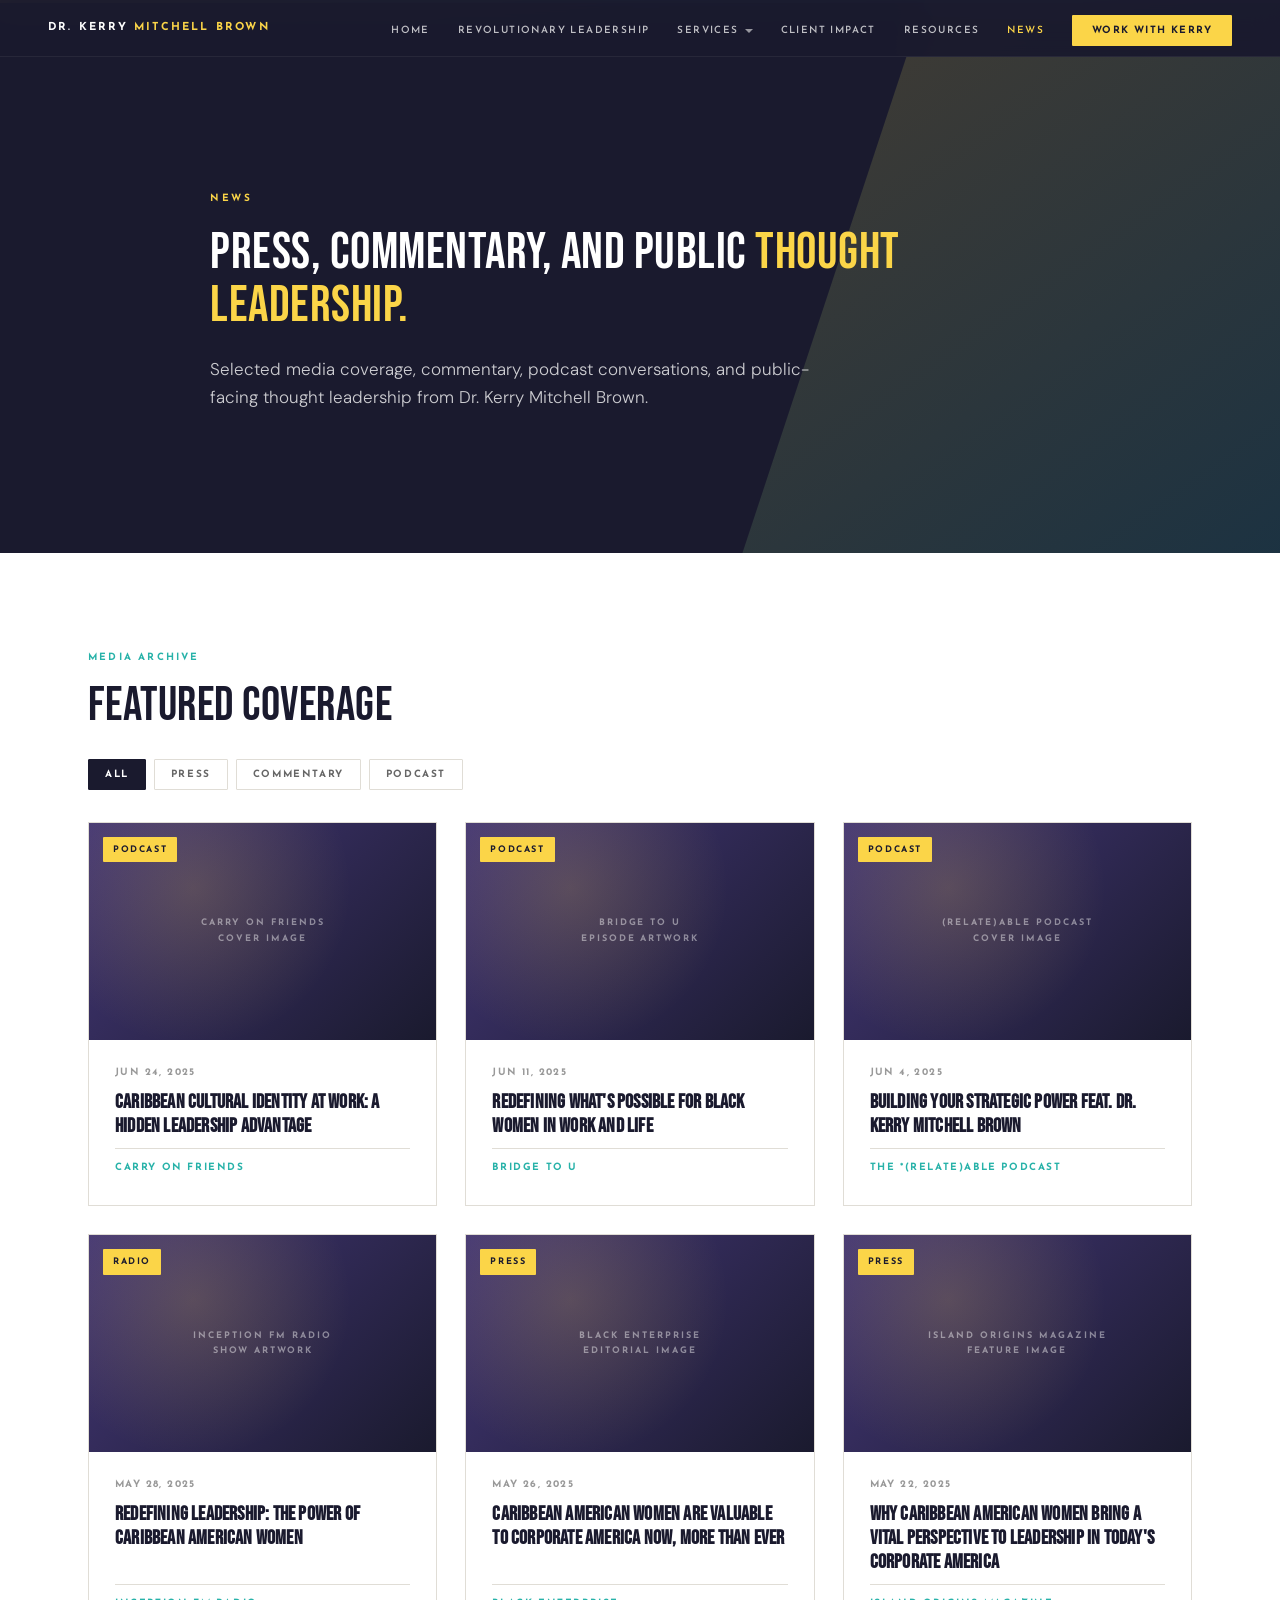
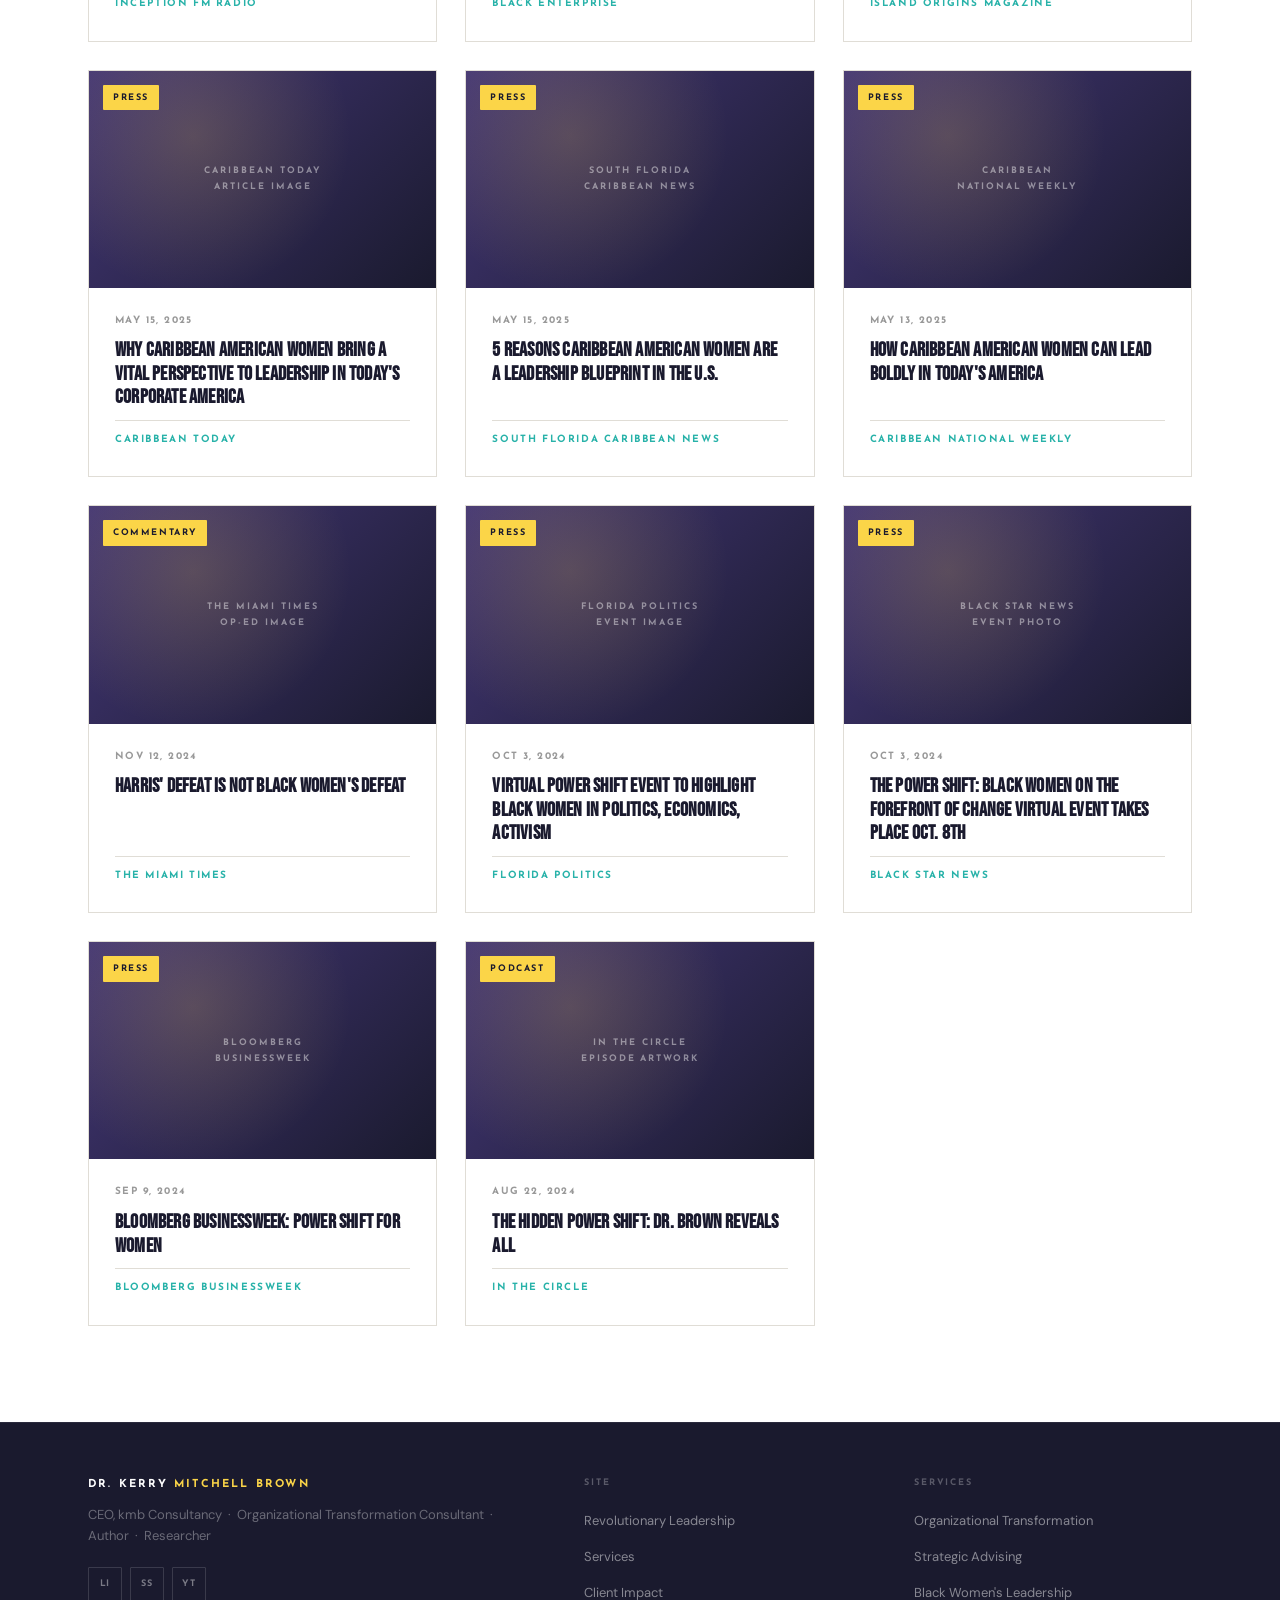
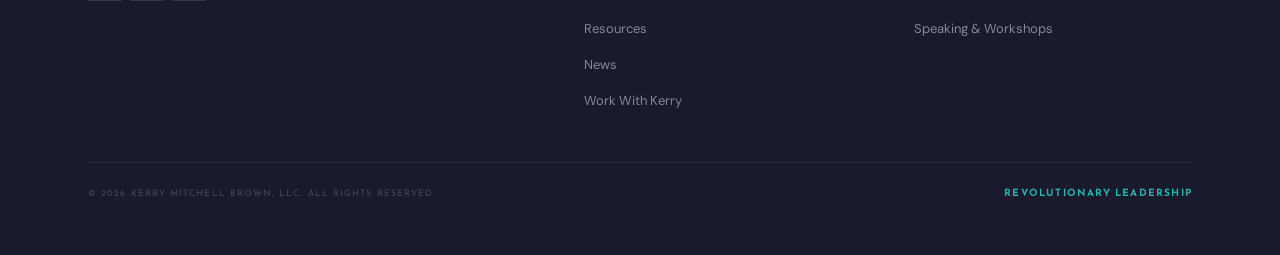
<file: news_02.html>
<!DOCTYPE html>
<html lang="en">
<head>
  <meta charset="UTF-8">
  <meta name="viewport" content="width=device-width, initial-scale=1.0">
  <title>News (v2) | Dr. Kerry Mitchell Brown</title>
  <link href="https://fonts.googleapis.com/css2?family=Bebas+Neue&family=Josefin+Sans:wght@400;600;700&family=DM+Sans:opsz,wght@9..40,300;9..40,400;9..40,500&display=swap" rel="stylesheet">
  <style>
/* ════════════════════════════════════════════
   KMB Consultancy — kerrymitchellbrown.com
   Shared stylesheet for all pages
   Brand: Restrained Authority
════════════════════════════════════════════ */

:root{
  --charcoal:#1A1A2E;
  --white:#FFFFFF;
  --purple:#443777;
  --gold:#FBD548;
  --teal:#28B2A9;
  --warm:#F5F4F0;
  --mid:#E0DDD6;
  --fd:'Bebas Neue',sans-serif;   /* display — swap → MADE Canvas Black */
  --fs:'Josefin Sans',sans-serif; /* sub/labels/buttons */
  --fb:'DM Sans',sans-serif;      /* body */
}
*,*::before,*::after{box-sizing:border-box;margin:0;padding:0}
html{scroll-behavior:smooth}
body{font-family:var(--fb);background:var(--white);color:var(--charcoal);font-size:16px;line-height:1.75;-webkit-font-smoothing:antialiased}
img{max-width:100%;display:block}
a{text-decoration:none;color:inherit}
.wrap{max-width:1200px;margin:0 auto;padding:0 48px}

/* ━━━ BUTTONS ━━━ */
.btn{font-family:var(--fs);font-size:11px;font-weight:700;letter-spacing:.18em;text-transform:uppercase;padding:15px 32px;display:inline-block;cursor:pointer;transition:all .22s;border-radius:1px;white-space:nowrap;border:none}
.bg{background:var(--gold);color:var(--charcoal)}.bg:hover{background:#e8c22a}
.bp{background:var(--purple);color:var(--white)}.bp:hover{background:#352c5e}
.bw{border:1.5px solid rgba(255,255,255,.5);color:var(--white)}.bw:hover{background:rgba(255,255,255,.1)}
.bt{border:1.5px solid var(--teal);color:var(--teal)}.bt:hover{background:rgba(40,178,169,.1)}
.bd{background:var(--charcoal);color:var(--white)}.bd:hover{background:#000}

.eyebrow{font-family:var(--fs);font-size:10px;font-weight:700;letter-spacing:.24em;text-transform:uppercase;color:var(--teal)}
.slabel{font-family:var(--fs);font-size:10px;font-weight:700;letter-spacing:.22em;text-transform:uppercase;color:var(--teal);display:block;margin-bottom:14px}

.rv{opacity:0;transform:translateY(24px);transition:opacity .6s ease,transform .6s ease}
.rv.on{opacity:1;transform:none}

/* ━━━ NAV ━━━ */
nav{position:fixed;top:0;left:0;right:0;z-index:300;display:flex;align-items:center;justify-content:space-between;padding:22px 48px;transition:background .35s,padding .3s}
nav.stuck{background:rgba(26,26,46,.97);backdrop-filter:blur(12px);padding:14px 48px;border-bottom:1px solid rgba(255,255,255,.06)}
nav.solid{background:rgba(26,26,46,.97);backdrop-filter:blur(12px);padding:14px 48px;border-bottom:1px solid rgba(255,255,255,.06)}
.nlogo{font-family:var(--fs);font-size:11px;font-weight:700;letter-spacing:.2em;text-transform:uppercase;color:var(--white)}
.nlogo b{color:var(--gold)}
.nlinks{display:flex;align-items:center;gap:28px;list-style:none}
.nlinks a{font-family:var(--fs);font-size:10px;font-weight:600;letter-spacing:.14em;text-transform:uppercase;color:rgba(255,255,255,.72);transition:color .2s}
.nlinks a:hover{color:var(--white)}
.nlinks a.active{color:var(--gold)}
.ncta{background:var(--gold)!important;color:var(--charcoal)!important;padding:10px 20px;border-radius:1px;font-family:var(--fs)!important;font-size:10px!important;font-weight:700!important;letter-spacing:.14em!important;text-transform:uppercase!important}

/* nav dropdown (CSS-only, hover & focus) */
.has-dd{position:relative}
.dd-t{display:inline-flex;align-items:center;gap:6px;cursor:pointer}
.dd-t::after{content:'';width:0;height:0;border-left:4px solid transparent;border-right:4px solid transparent;border-top:4px solid rgba(255,255,255,.55);transition:transform .2s,border-top-color .2s}
.has-dd:hover .dd-t::after,.has-dd:focus-within .dd-t::after{transform:rotate(180deg);border-top-color:var(--gold)}
.dd-menu{position:absolute;top:100%;left:-14px;min-width:280px;background:rgba(26,26,46,.98);backdrop-filter:blur(12px);border:1px solid rgba(255,255,255,.08);border-top:2px solid var(--gold);padding:10px 0;list-style:none;opacity:0;visibility:hidden;transform:translateY(8px);transition:opacity .22s,transform .22s,visibility .22s;box-shadow:0 18px 40px rgba(0,0,0,.4);z-index:310}
.has-dd:hover .dd-menu,.has-dd:focus-within .dd-menu{opacity:1;visibility:visible;transform:translateY(0)}
.dd-menu li{margin:0}
.dd-menu a{display:block;padding:11px 22px;font-family:var(--fs);font-size:10px;font-weight:600;letter-spacing:.14em;text-transform:uppercase;color:rgba(255,255,255,.72);transition:background .2s,color .2s;white-space:nowrap}
.dd-menu a:hover{background:rgba(251,213,72,.08);color:var(--gold)}

/* ━━━ HERO (homepage) ━━━ */
.hero{position:relative;height:100vh;min-height:680px;display:flex;align-items:center;overflow:hidden}
.hero-vid{position:absolute;inset:0;pointer-events:none;overflow:hidden}
.hero-vid iframe,.hero-vid video{position:absolute;top:50%;left:50%;transform:translate(-50%,-50%);width:100vw;height:56.25vw;min-height:100vh;min-width:177.78vh;border:none;object-fit:cover}
.hero-ov{position:absolute;inset:0;background:linear-gradient(115deg,rgba(26,26,46,.90) 0%,rgba(68,55,119,.50) 55%,rgba(26,26,46,.30) 100%)}
.hero-ct{position:relative;z-index:2;padding:0 80px;max-width:860px}
.he{font-family:var(--fs);font-size:10px;font-weight:700;letter-spacing:.26em;text-transform:uppercase;color:var(--gold);margin-bottom:18px;opacity:0;animation:fu .8s .1s ease forwards}
.hh{font-family:var(--fd);font-size:clamp(2rem,4vw,3.6rem);font-weight:400;letter-spacing:.01em;line-height:1.05;color:var(--white);margin-bottom:18px;opacity:0;animation:fu .8s .3s ease forwards}
.hh em{color:var(--gold);font-style:normal}
.hs{font-family:var(--fb);font-size:16px;font-weight:300;color:rgba(255,255,255,.78);max-width:480px;line-height:1.65;margin-bottom:12px;opacity:0;animation:fu .8s .5s ease forwards}
.hst{font-family:var(--fs);font-size:9px;font-weight:600;letter-spacing:.18em;text-transform:uppercase;color:rgba(255,255,255,.38);margin-bottom:36px;opacity:0;animation:fu .8s .65s ease forwards}
.hctas{display:flex;gap:14px;flex-wrap:wrap;opacity:0;animation:fu .8s .8s ease forwards}
.hbar{position:absolute;bottom:0;left:80px;width:2px;height:68px;background:var(--teal);z-index:2}
@keyframes fu{from{opacity:0;transform:translateY(20px)}to{opacity:1;transform:none}}

/* ━━━ PAGE HERO (interior pages) ━━━ */
.phero{position:relative;background:var(--charcoal);padding:190px 0 110px;color:var(--white);overflow:hidden;min-height:520px;display:flex;align-items:flex-end}
.phero.purple{background:var(--purple)}
.phero::before{content:'';position:absolute;top:0;left:0;right:0;height:3px;background:linear-gradient(90deg,var(--gold) 0%,var(--teal) 50%,var(--purple) 100%)}
.phero-ct{position:relative;z-index:2;max-width:860px}
.ph-eye{font-family:var(--fs);font-size:10px;font-weight:700;letter-spacing:.26em;text-transform:uppercase;color:var(--gold);margin-bottom:18px}
.ph-h{font-family:var(--fd);font-size:clamp(2rem,4vw,3.4rem);font-weight:400;letter-spacing:.01em;line-height:1.05;color:var(--white);margin-bottom:22px}
.ph-h em{color:var(--gold);font-style:normal}
.ph-s{font-family:var(--fb);font-size:17px;font-weight:300;color:rgba(255,255,255,.78);max-width:640px;line-height:1.65;margin-bottom:32px}
.phero::after{content:'';position:absolute;right:0;bottom:0;width:42vw;max-width:620px;height:100%;background:linear-gradient(145deg,rgba(251,213,72,.18),rgba(40,178,169,.16));clip-path:polygon(34% 0,100% 0,100% 100%,0 100%);pointer-events:none}
.ph-glow{display:none}

/* ━━━ AS SEEN IN ━━━ */
.seen{background:var(--white);border-top:1px solid var(--mid);border-bottom:1px solid var(--mid);padding:30px 0}
.seen-r{display:flex;align-items:center}
.seen-l{font-family:var(--fs);font-size:9px;font-weight:700;letter-spacing:.22em;text-transform:uppercase;color:#c0bdb6;white-space:nowrap;padding-right:32px;border-right:1px solid var(--mid);flex-shrink:0}
.logos{display:flex;align-items:center;gap:32px;flex-wrap:wrap;padding-left:32px}
.logo-i{opacity:.32;transition:opacity .2s;display:flex;align-items:center;flex-shrink:0}
.logo-i:hover{opacity:.7}

/* ━━━ DUAL PROBLEM ━━━ */
.dual{display:grid;grid-template-columns:1fr 1fr}
.dc{padding:80px 56px;position:relative}
.dc.dark{background:var(--charcoal)}
.dc.light{background:var(--warm)}
.dc::before{content:'';position:absolute;top:0;left:0;right:0;height:3px}
.dc.dark::before{background:var(--teal)}
.dc.light::before{background:var(--purple)}
.dc .eyebrow{margin-bottom:16px}
.dc-h{font-family:var(--fd);font-size:clamp(1.9rem,3vw,2.7rem);font-weight:400;letter-spacing:.01em;line-height:1.02;margin:16px 0 22px}
.dc.dark .dc-h{color:var(--white)}
.dc.light .dc-h{color:var(--charcoal)}
.dc-p{font-size:15px;line-height:1.82;margin-bottom:14px}
.dc.dark .dc-p{color:rgba(255,255,255,.62)}
.dc.light .dc-p{color:#555}
.dc-ul{list-style:none;margin:22px 0 34px}
.dc-ul li{font-family:var(--fs);font-size:12px;font-weight:600;letter-spacing:.05em;display:flex;align-items:center;gap:10px;padding:10px 0;border-top:1px solid rgba(255,255,255,.07)}
.dc.light .dc-ul li{border-top-color:rgba(0,0,0,.06)}
.dc-ul li::before{content:'→';color:var(--teal)}
.dc.dark .dc-ul li{color:rgba(255,255,255,.80)}
.dc.light .dc-ul li{color:var(--charcoal)}

/* ━━━ CREDENTIALS ━━━ */
.creds{background:var(--charcoal);padding:80px 0 96px}
.stats{display:grid;grid-template-columns:repeat(4,1fr);border-bottom:1px solid rgba(255,255,255,.08);border-top:1px solid rgba(255,255,255,.08)}
.st{padding:44px 0;text-align:center;border-right:1px solid rgba(255,255,255,.07)}
.st:last-child{border-right:none}
.st-n{font-family:var(--fd);font-size:clamp(2.8rem,4.5vw,4rem);font-weight:400;color:var(--gold);line-height:1;display:block;margin-bottom:8px}
.st-l{font-family:var(--fs);font-size:9px;font-weight:700;letter-spacing:.22em;text-transform:uppercase;color:rgba(255,255,255,.35)}

.cg{display:grid;grid-template-columns:380px 1fr;gap:64px;align-items:start;padding-top:64px}
.cphoto{position:relative;border-radius:2px;overflow:hidden;background:var(--purple);aspect-ratio:3/4;width:100%}
.cpholder{position:absolute;inset:0;display:flex;flex-direction:column;align-items:center;justify-content:center;gap:14px;padding:24px}
.cpholder svg{opacity:.18}
.cpholder p{font-family:var(--fs);font-size:9px;font-weight:700;letter-spacing:.18em;text-transform:uppercase;color:rgba(255,255,255,.28);text-align:center;line-height:1.8}
.cphoto::after{content:'';position:absolute;bottom:0;left:0;right:0;height:4px;background:var(--gold)}

.cbio{padding-top:4px}
.cred-h{font-family:var(--fd);font-size:clamp(2.2rem,3.8vw,3.4rem);font-weight:400;letter-spacing:.01em;line-height:1.0;color:var(--white);margin-bottom:26px}
.cred-h em{color:var(--gold);font-style:normal}
.cred-p{font-size:15px;line-height:1.85;color:rgba(255,255,255,.60);margin-bottom:14px}
.badges{display:flex;flex-wrap:wrap;gap:8px;margin:26px 0 34px}
.badge{font-family:var(--fs);font-size:9px;font-weight:700;letter-spacing:.12em;text-transform:uppercase;padding:6px 12px;border:1px solid rgba(40,178,169,.35);color:var(--teal);border-radius:1px}

/* ━━━ SERVICES (homepage) ━━━ */
.services{background:var(--white);padding:96px 0}
.sh2{font-family:var(--fd);font-size:clamp(2.4rem,5vw,4rem);font-weight:400;letter-spacing:.01em;line-height:1.0;color:var(--charcoal);margin-top:8px}
.shdr{margin-bottom:52px}

.sgrid{display:grid;grid-template-columns:repeat(4,1fr);border:1px solid var(--mid)}
.scard{padding:40px 30px;border-right:1px solid var(--mid);position:relative;transition:background .25s;overflow:hidden;display:flex;flex-direction:column}
.scard:last-child{border-right:none}
.scard::before{content:'';position:absolute;top:0;left:0;right:0;height:3px;background:var(--mid);transition:background .25s}
.scard:hover{background:var(--charcoal)}
.scard:hover::before{background:var(--gold)}
.scard:hover .snum{color:rgba(68,55,119,.3)}
.scard:hover .saud{color:var(--teal)}
.scard:hover .stit{color:var(--white)}
.scard:hover .sbod{color:rgba(255,255,255,.55)}
.scard:hover .slnk{color:var(--gold)}
.snum{font-family:var(--fd);font-size:3.2rem;font-weight:400;color:var(--mid);line-height:1;margin-bottom:24px;transition:color .25s}
.saud{font-family:var(--fs);font-size:9px;font-weight:700;letter-spacing:.16em;text-transform:uppercase;color:var(--teal);margin-bottom:10px}
.stit{font-family:var(--fd);font-size:1.5rem;font-weight:400;letter-spacing:.01em;line-height:1.05;color:var(--charcoal);margin-bottom:14px;transition:color .25s}
.sbod{font-size:13.5px;line-height:1.75;color:#777;margin-bottom:22px;transition:color .25s;flex:1}
.slnk{font-family:var(--fs);font-size:10px;font-weight:700;letter-spacing:.14em;text-transform:uppercase;color:var(--purple);display:flex;align-items:center;gap:6px;transition:color .25s}

/* ━━━ RL BRIDGE ━━━ */
.rl{background:var(--purple);padding:52px 0}
.rlg{display:grid;grid-template-columns:160px 1fr 280px;gap:48px;align-items:center}
.rlbook{background:var(--charcoal);border-radius:2px;border-left:6px solid var(--gold);padding:20px 16px 20px 20px;box-shadow:10px 10px 40px rgba(0,0,0,.45);aspect-ratio:2/3;display:flex;flex-direction:column;justify-content:space-between}
.rlt{font-family:var(--fd);font-size:1.4rem;font-weight:400;letter-spacing:.01em;color:var(--white);line-height:1.05}
.rls{font-family:var(--fs);font-size:8px;font-weight:700;letter-spacing:.16em;text-transform:uppercase;color:var(--gold);margin-top:8px}
.rla{font-family:var(--fs);font-size:8px;letter-spacing:.1em;color:rgba(255,255,255,.38)}
.rl-copy .slabel{color:var(--gold)}
.rlh{font-family:var(--fd);font-size:clamp(1.7rem,2.5vw,2.3rem);font-weight:400;letter-spacing:.01em;line-height:1.02;color:var(--white);margin-bottom:12px}
.rlp{font-size:14px;line-height:1.75;color:rgba(255,255,255,.62);margin-bottom:10px}
.rlpub{font-family:var(--fs);font-size:9px;font-weight:700;letter-spacing:.16em;text-transform:uppercase;color:var(--gold);margin-bottom:22px}
.rlctas{display:flex;gap:12px;flex-wrap:wrap}
.ends{display:flex;flex-direction:column;gap:10px}
.eq{background:rgba(251,213,72,.12);border-left:3px solid var(--gold);padding:12px 14px;border-radius:0 2px 2px 0}
.eqq{font-family:var(--fb);font-size:12px;font-style:italic;color:rgba(255,255,255,.88);line-height:1.45;margin-bottom:6px}
.eqn{font-family:var(--fs);font-size:8px;font-weight:700;letter-spacing:.1em;text-transform:uppercase;color:var(--gold);opacity:.75}

/* ━━━ TESTIMONIALS ━━━ */
.testi{background:var(--warm);padding:96px 0}
.tgrid{display:grid;grid-template-columns:1fr 1fr;gap:24px}
.tc{background:var(--white);padding:44px 40px;border-bottom:3px solid transparent;transition:border-color .25s}
.tc:hover{border-color:var(--teal)}

/* testimonials slider (CSS-only scroll-snap, no JS) */
.tslider{position:relative;margin-top:8px}
.tslider .tgrid{display:flex;gap:24px;overflow-x:auto;scroll-snap-type:x mandatory;scroll-behavior:smooth;padding:8px 4px 28px;margin:0 -4px;-webkit-overflow-scrolling:touch;scrollbar-width:thin;scrollbar-color:var(--teal) transparent}
.tslider .tgrid::-webkit-scrollbar{height:6px}
.tslider .tgrid::-webkit-scrollbar-track{background:rgba(0,0,0,.05);border-radius:3px}
.tslider .tgrid::-webkit-scrollbar-thumb{background:var(--teal);border-radius:3px}
.tslider .tc{flex:0 0 calc(50% - 12px);scroll-snap-align:start;min-width:300px}
.tslider .tc:first-child{scroll-snap-align:start}
.thint{font-family:var(--fs);font-size:9px;font-weight:700;letter-spacing:.18em;text-transform:uppercase;color:#bbb;display:flex;align-items:center;gap:8px;margin-top:6px}
.thint::before{content:'⇆';font-size:13px;color:var(--teal)}
@media(max-width:1024px){
  .tslider .tc{flex:0 0 calc(85% - 12px)}
}

/* signature talks accordion (HTML <details>) */
.talk-acc{border-top:1px solid var(--mid)}
.talk-acc summary{list-style:none;cursor:pointer;display:grid;grid-template-columns:80px 1fr auto;gap:24px;padding:26px 4px;border-bottom:1px solid var(--mid);align-items:center;transition:background .2s}
.talk-acc summary::-webkit-details-marker{display:none}
.talk-acc summary::marker{display:none}
.talk-acc summary:hover{background:var(--warm)}
.talk-acc[open] summary{background:var(--warm);border-bottom-color:transparent}
.talk-acc .talk-n{font-family:var(--fd);font-size:2.4rem;color:var(--gold);line-height:1}
.talk-acc .talk-head{display:flex;flex-direction:column;gap:6px}
.talk-acc .talk-head .talk-h{font-family:var(--fd);font-size:1.4rem;line-height:1.1;letter-spacing:.01em;color:var(--charcoal);margin:0}
.talk-acc .talk-head .talk-sub{font-family:var(--fs);font-size:11px;font-weight:700;letter-spacing:.12em;text-transform:uppercase;color:var(--teal);margin:0}
.talk-tog{font-family:var(--fs);font-size:18px;color:var(--purple);width:36px;height:36px;border:1px solid var(--mid);border-radius:50%;display:inline-flex;align-items:center;justify-content:center;transition:transform .25s,background .2s,color .2s,border-color .2s}
.talk-acc[open] .talk-tog{transform:rotate(45deg);background:var(--purple);color:var(--white);border-color:var(--purple)}
.talk-acc .talk-body{padding:8px 4px 28px 112px;border-bottom:1px solid var(--mid);background:var(--warm)}
.talk-acc .talk-body p{font-size:14.5px;line-height:1.78;color:#555;margin-bottom:12px}
.talk-acc .talk-body .talk-aud{font-family:var(--fs);font-size:10px;font-weight:600;letter-spacing:.1em;text-transform:uppercase;color:#999}
.talk-acc .talk-body .talk-aud b{color:var(--charcoal);font-weight:700;letter-spacing:.16em;margin-right:8px}
@media(max-width:1024px){
  .talk-acc summary{grid-template-columns:50px 1fr auto;gap:16px}
  .talk-acc .talk-body{padding-left:18px}
}
.tmark{font-family:var(--fd);font-size:72px;color:var(--gold);line-height:.6;margin-bottom:20px;display:block}
.tq{font-size:15px;font-style:italic;line-height:1.8;color:#444;margin-bottom:24px}
.ta strong{font-family:var(--fs);font-size:11px;font-weight:700;letter-spacing:.1em;text-transform:uppercase;color:var(--charcoal);display:block;margin-bottom:3px}
.ta span{font-size:13px;color:#999}
.tph{background:var(--white);padding:44px 40px;border:2px dashed var(--mid);display:flex;flex-direction:column;align-items:center;justify-content:center;gap:10px;text-align:center;min-height:220px}
.tph p{font-family:var(--fs);font-size:9px;font-weight:700;letter-spacing:.14em;text-transform:uppercase;color:#c8c4bc}
.tcta{text-align:center;margin-top:52px}

/* ━━━ WORK WITH ━━━ */
.work{background:var(--charcoal);padding:96px 0}
.wcards{display:grid;grid-template-columns:1fr 1fr;gap:2px;margin-top:52px}
.wc{background:rgba(255,255,255,.04);border:1px solid rgba(255,255,255,.07);padding:52px 48px;transition:background .25s}
.wc:hover{background:rgba(255,255,255,.08)}
.wc .eyebrow{margin-bottom:16px}
.wch{font-family:var(--fd);font-size:clamp(1.8rem,3vw,2.6rem);font-weight:400;letter-spacing:.01em;line-height:1.02;color:var(--white);margin-bottom:18px}
.wcp{font-size:14px;line-height:1.78;color:rgba(255,255,255,.55);margin-bottom:32px}

/* ━━━ FOOTER ━━━ */
footer{background:var(--charcoal);border-top:1px solid rgba(255,255,255,.07);padding:52px 0}
.fg{display:grid;grid-template-columns:1.6fr 1fr 1fr;gap:52px;margin-bottom:40px}
.fbrand{font-family:var(--fs);font-size:11px;font-weight:700;letter-spacing:.2em;text-transform:uppercase;color:var(--white);margin-bottom:10px}
.fbrand b{color:var(--gold)}
.ftag{font-size:13px;line-height:1.65;color:rgba(255,255,255,.35);margin-bottom:20px}
.fsoc{display:flex;gap:8px}
.fsoc a{font-family:var(--fs);font-size:9px;font-weight:700;letter-spacing:.08em;width:34px;height:34px;border:1px solid rgba(255,255,255,.14);display:flex;align-items:center;justify-content:center;color:rgba(255,255,255,.42);transition:all .2s;border-radius:1px}
.fsoc a:hover{border-color:var(--gold);color:var(--gold)}
.fc h4{font-family:var(--fs);font-size:9px;font-weight:700;letter-spacing:.2em;text-transform:uppercase;color:rgba(255,255,255,.28);margin-bottom:16px}
.fc ul{list-style:none}
.fc ul li{margin-bottom:8px}
.fc ul li a{font-size:13px;color:rgba(255,255,255,.48);transition:color .2s}
.fc ul li a:hover{color:var(--white)}
.fbot{border-top:1px solid rgba(255,255,255,.07);padding-top:22px;display:flex;justify-content:space-between;align-items:center;flex-wrap:wrap;gap:12px}
.fbot p{font-family:var(--fs);font-size:9px;letter-spacing:.12em;text-transform:uppercase;color:rgba(255,255,255,.2)}
.fbot a{font-family:var(--fs);font-size:10px;font-weight:700;letter-spacing:.12em;text-transform:uppercase;color:var(--teal)}

/* ━━━ GENERIC SECTIONS ━━━ */
section.sec{padding:96px 0;background:var(--white)}
section.sec.warm{background:var(--warm)}
section.sec.dark{background:var(--charcoal);color:var(--white)}
section.sec.purple{background:var(--purple);color:var(--white)}
.sec-h{font-family:var(--fd);font-size:clamp(2rem,4vw,3rem);font-weight:400;letter-spacing:.01em;line-height:1.04;color:var(--charcoal);margin-bottom:18px}
.sec.dark .sec-h,.sec.purple .sec-h{color:var(--white)}
.sec-h em{color:var(--gold);font-style:normal}
.sec-sub{font-size:16px;line-height:1.78;color:#555;max-width:780px;margin-bottom:36px}
.sec.dark .sec-sub,.sec.purple .sec-sub{color:rgba(255,255,255,.62)}
.sec-body p{font-size:15.5px;line-height:1.85;margin-bottom:16px;color:#444}
.sec.dark .sec-body p,.sec.purple .sec-body p{color:rgba(255,255,255,.7)}

/* prose lists */
.plist{list-style:none;margin:18px 0 28px}
.plist li{font-size:15px;line-height:1.7;padding:10px 0 10px 26px;position:relative;color:#444;border-top:1px solid var(--mid)}
.plist li:first-child{border-top:none}
.plist li::before{content:'→';position:absolute;left:0;top:10px;color:var(--teal);font-weight:700}
.sec.dark .plist li,.sec.purple .plist li{color:rgba(255,255,255,.78);border-top-color:rgba(255,255,255,.08)}

.subhead{font-family:var(--fd);font-size:clamp(1.4rem,2.2vw,1.9rem);font-weight:400;letter-spacing:.01em;line-height:1.1;margin:36px 0 14px;color:var(--charcoal)}
.sec.dark .subhead,.sec.purple .subhead{color:var(--white)}
.subhead em{color:var(--gold);font-style:normal}

/* ━━━ TWO-COLUMN LAYOUTS ━━━ */
.tcol{display:grid;grid-template-columns:1fr 1fr;gap:64px;align-items:start}
.tcol.bias-left{grid-template-columns:1.3fr 1fr}
.tcol.bias-right{grid-template-columns:1fr 1.3fr}

/* photo card */
.pcard{position:relative;background:var(--purple);aspect-ratio:3/4;overflow:hidden;border-radius:2px}
.pcard.wide{aspect-ratio:4/3}
.pcard.kerry-photo{
  background-image:linear-gradient(135deg,rgba(68,55,119,.7) 0%,rgba(26,26,46,.85) 100%),
                   url('https://images.unsplash.com/photo-1573497019418-b400bb3ab074?w=800&auto=format');
  background-size:cover;
  background-position:center top;
}
.pcard::after{content:'';position:absolute;bottom:0;left:0;right:0;height:4px;background:var(--gold)}
.pcard-ph{position:absolute;inset:0;display:flex;flex-direction:column;align-items:center;justify-content:center;gap:14px;padding:24px;text-align:center}
.pcard-ph svg{opacity:.22}
.pcard-ph p{font-family:var(--fs);font-size:9px;font-weight:700;letter-spacing:.18em;text-transform:uppercase;color:rgba(255,255,255,.34);line-height:1.8}

/* ━━━ TALK CARDS (Speaking page) ━━━ */
.talks{display:grid;grid-template-columns:1fr;gap:0;border-top:1px solid var(--mid)}
.talk{display:grid;grid-template-columns:80px 1fr 240px;gap:32px;padding:34px 4px;border-bottom:1px solid var(--mid);align-items:start;transition:background .2s}
.talk:hover{background:var(--warm)}
.talk-n{font-family:var(--fd);font-size:2.6rem;color:var(--gold);line-height:1}
.talk-h{font-family:var(--fd);font-size:1.5rem;line-height:1.1;letter-spacing:.01em;color:var(--charcoal);margin-bottom:8px}
.talk-sub{font-family:var(--fs);font-size:11px;font-weight:700;letter-spacing:.12em;text-transform:uppercase;color:var(--teal);margin-bottom:14px}
.talk-p{font-size:14.5px;line-height:1.75;color:#555}
.talk-aud{font-family:var(--fs);font-size:10px;font-weight:600;letter-spacing:.1em;text-transform:uppercase;color:#999;line-height:1.6}
.talk-aud b{display:block;color:var(--charcoal);font-weight:700;letter-spacing:.16em;margin-bottom:6px}

/* ━━━ FORMAT PILLS ━━━ */
.formats{display:grid;grid-template-columns:repeat(auto-fit,minmax(220px,1fr));gap:16px;margin-top:24px}
.fmt{padding:24px 22px;background:var(--warm);border-left:3px solid var(--teal);border-radius:0 2px 2px 0}
.fmt h4{font-family:var(--fd);font-size:1.15rem;line-height:1.1;color:var(--charcoal);margin-bottom:6px}
.fmt p{font-size:13.5px;line-height:1.65;color:#666}

/* ━━━ SECTOR CARDS (Org Transformation) ━━━ */
.sectors{display:grid;grid-template-columns:1fr 1fr;gap:2px;background:var(--mid);margin-top:32px}
.sec-card{background:var(--white);padding:38px 32px;position:relative;transition:background .25s}
.sec-card.primary{background:var(--charcoal);color:var(--white)}
.sec-card.primary .sec-card-h{color:var(--white)}
.sec-card.primary .sec-card-p{color:rgba(255,255,255,.65)}
.sec-card-tag{font-family:var(--fs);font-size:10px;font-weight:700;letter-spacing:.18em;text-transform:uppercase;color:var(--teal);margin-bottom:12px;display:flex;align-items:center;gap:8px}
.sec-card-tag .pri{background:var(--gold);color:var(--charcoal);padding:3px 7px;font-size:8px;letter-spacing:.16em;border-radius:1px}
.sec-card-h{font-family:var(--fd);font-size:1.45rem;line-height:1.1;color:var(--charcoal);margin-bottom:10px}
.sec-card-p{font-size:14px;line-height:1.7;color:#555}

/* ━━━ NEWS LIST ━━━ */
.newslist{display:grid;grid-template-columns:1fr;gap:0;margin-top:8px}
.nitem{display:grid;grid-template-columns:120px 1fr 180px;gap:32px;padding:24px 4px;border-bottom:1px solid var(--mid);align-items:center;transition:background .2s,padding .2s;cursor:pointer}
.nitem:hover{background:var(--warm);padding-left:14px}
.ndate{font-family:var(--fs);font-size:10px;font-weight:700;letter-spacing:.12em;text-transform:uppercase;color:#999}
.ntitle{font-family:var(--fd);font-size:1.2rem;line-height:1.2;color:var(--charcoal)}
.nsource{font-family:var(--fs);font-size:10px;font-weight:600;letter-spacing:.1em;text-transform:uppercase;color:var(--teal);text-align:right}

/* news filters */
.filters{display:flex;gap:8px;flex-wrap:wrap;margin:28px 0 8px}
.filter{font-family:var(--fs);font-size:10px;font-weight:700;letter-spacing:.16em;text-transform:uppercase;padding:9px 16px;border:1px solid var(--mid);background:transparent;cursor:pointer;color:#666;transition:all .2s;border-radius:1px}
.filter:hover{border-color:var(--charcoal);color:var(--charcoal)}
.filter.on{background:var(--charcoal);color:var(--white);border-color:var(--charcoal)}

/* ━━━ NEWS CARDS (v2) ━━━ */
.ngrid{display:grid;grid-template-columns:repeat(3,1fr);gap:28px;margin-top:32px}
.ncard{background:var(--white);border:1px solid var(--mid);overflow:hidden;display:flex;flex-direction:column;transition:transform .25s,box-shadow .25s;cursor:pointer}
.ncard:hover{transform:translateY(-4px);box-shadow:0 18px 40px rgba(26,26,46,.10)}
.ncard-img{position:relative;aspect-ratio:16/10;background:linear-gradient(135deg,var(--purple) 0%,var(--charcoal) 100%);overflow:hidden;display:flex;align-items:center;justify-content:center}
.ncard-img::after{content:'';position:absolute;inset:0;background:radial-gradient(circle at 30% 30%,rgba(251,213,72,.18),transparent 55%)}
.ncard-img .nph{position:relative;z-index:1;font-family:var(--fs);font-size:9px;font-weight:700;letter-spacing:.22em;text-transform:uppercase;color:rgba(255,255,255,.45);text-align:center;padding:14px}
.ncard-tag{position:absolute;top:14px;left:14px;background:var(--gold);color:var(--charcoal);font-family:var(--fs);font-size:9px;font-weight:700;letter-spacing:.18em;text-transform:uppercase;padding:5px 10px;z-index:2;border-radius:1px}
.ncard-body{padding:24px 26px 28px;display:flex;flex-direction:column;gap:10px;flex:1}
.ncard-date{font-family:var(--fs);font-size:10px;font-weight:700;letter-spacing:.14em;text-transform:uppercase;color:#999}
.ncard-title{font-family:var(--fd);font-size:1.25rem;line-height:1.18;color:var(--charcoal);letter-spacing:.01em}
.ncard-source{font-family:var(--fs);font-size:10px;font-weight:700;letter-spacing:.16em;text-transform:uppercase;color:var(--teal);margin-top:auto;padding-top:10px;border-top:1px solid var(--mid)}
@media(max-width:1024px){.ngrid{grid-template-columns:repeat(2,1fr);gap:20px}}
@media(max-width:640px){.ngrid{grid-template-columns:1fr}}

/* ━━━ ASSESSMENT ━━━ */
.assess-box{background:var(--warm);padding:48px;border-left:5px solid var(--gold);margin-top:24px}
.assess-box h3{font-family:var(--fd);font-size:1.6rem;color:var(--charcoal);margin-bottom:14px}

/* ━━━ CONTACT FORM ━━━ */
.contact-grid{display:grid;grid-template-columns:1fr 1fr;gap:2px;background:rgba(255,255,255,.07)}
.cform{background:var(--charcoal);padding:48px}
.cform.alt{background:#13132a}
.cform h3{font-family:var(--fd);font-size:1.7rem;color:var(--white);line-height:1.1;margin-bottom:8px}
.cform .eyebrow{margin-bottom:14px}
.cform p{font-size:14px;line-height:1.7;color:rgba(255,255,255,.6);margin-bottom:24px}
.cform label{display:block;font-family:var(--fs);font-size:10px;font-weight:700;letter-spacing:.16em;text-transform:uppercase;color:rgba(255,255,255,.6);margin:18px 0 6px}
.cform input,.cform select,.cform textarea{width:100%;padding:12px 14px;background:rgba(255,255,255,.05);border:1px solid rgba(255,255,255,.12);color:var(--white);font-family:var(--fb);font-size:14px;border-radius:1px;outline:none;transition:border-color .2s}
.cform input:focus,.cform select:focus,.cform textarea:focus{border-color:var(--gold)}
.cform textarea{resize:vertical;min-height:90px}
.cform .btn{margin-top:24px;width:100%}

/* ━━━ SERVICES INDEX ━━━ */
.svc-list{display:grid;grid-template-columns:1fr;gap:2px;margin-top:32px;background:var(--mid)}
.svc-row{background:var(--white);padding:38px 40px;display:grid;grid-template-columns:60px 1fr 180px;gap:32px;align-items:center;transition:all .25s;cursor:pointer}
.svc-row:hover{background:var(--charcoal);color:var(--white)}
.svc-row:hover .svc-h{color:var(--white)}
.svc-row:hover .svc-p{color:rgba(255,255,255,.65)}
.svc-row:hover .svc-arrow{color:var(--gold);transform:translateX(8px)}
.svc-num{font-family:var(--fd);font-size:2.4rem;color:var(--mid);line-height:1;transition:color .25s}
.svc-row:hover .svc-num{color:rgba(251,213,72,.4)}
.svc-tag{font-family:var(--fs);font-size:9px;font-weight:700;letter-spacing:.18em;text-transform:uppercase;color:var(--teal);margin-bottom:6px}
.svc-h{font-family:var(--fd);font-size:1.5rem;line-height:1.1;color:var(--charcoal);margin-bottom:6px;transition:color .25s}
.svc-p{font-size:14px;line-height:1.7;color:#666;transition:color .25s}
.svc-arrow{font-family:var(--fs);font-size:11px;font-weight:700;letter-spacing:.18em;text-transform:uppercase;color:var(--purple);text-align:right;transition:all .25s}

/* ━━━ MOBILE ━━━ */
@media(max-width:1024px){
  .dual,.cg,.rlg,.wcards,.fg,.tcol,.tcol.bias-left,.tcol.bias-right,.contact-grid,.sectors{grid-template-columns:1fr}
  .sgrid{grid-template-columns:repeat(2,1fr)}
  .tgrid{grid-template-columns:1fr}
  .stats{grid-template-columns:repeat(2,1fr)}
  .hero-ct{padding:0 36px}
  nav{padding:16px 24px}
  .nlinks{display:none}
  .talk{grid-template-columns:60px 1fr}
  .talk-aud{grid-column:1/-1;border-top:1px solid var(--mid);padding-top:14px}
  .nitem{grid-template-columns:90px 1fr;gap:14px}
  .nsource{grid-column:1/-1;text-align:left}
  .svc-row{grid-template-columns:50px 1fr;gap:18px}
  .svc-arrow{grid-column:1/-1;text-align:left;margin-top:8px}
}
@media(max-width:640px){
  .sgrid{grid-template-columns:1fr}
  .wrap{padding:0 20px}
  .dc{padding:52px 24px}
  .phero{padding:130px 0 60px}
  .cform{padding:32px 24px}
  .assess-box{padding:32px 24px}
}

</style>
</head>
<body>
  <nav id="nav" class="solid">
    <a class="nlogo" href="index.html">Dr. Kerry <b>Mitchell Brown</b></a>
    <ul class="nlinks">
        <li><a href="index.html">Home</a></li>
        <li><a href="https://revolutionarylead.com/">Revolutionary Leadership</a></li>
        <li class="has-dd" tabindex="0">
          <a href="services.html" class="dd-t">Services</a>
          <ul class="dd-menu">
            <li><a href="organizational-transformation.html">Organizational Transformation</a></li>
            <li><a href="strategic-advising.html">Strategic Advising</a></li>
            <li><a href="black-womens-leadership.html">Black Women's Leadership</a></li>
            <li><a href="speaking-and-workshops.html">Speaking &amp; Workshops</a></li>
          </ul>
        </li>
        <li><a href="client-impact.html">Client Impact</a></li>
        <li><a href="assessment.html">Resources</a></li>
        <li><a href="news.html" class="active">News</a></li>
        <li><a href="contact.html" class="ncta">Work With Kerry</a></li>
    </ul>
  </nav>

  <header class="phero">
    <div class="ph-glow"></div>
    <div class="wrap">
      <div class="phero-ct">
        <p class="ph-eye">News</p>
        <h1 class="ph-h">Press, Commentary, and Public <em>Thought Leadership.</em></h1>
        <p class="ph-s">Selected media coverage, commentary, podcast conversations, and public-facing thought leadership from Dr. Kerry Mitchell Brown.</p>
      </div>
    </div>
  </header>

  <section class="sec">
    <div class="wrap">
      <span class="slabel">Media Archive</span>
      <h2 class="sec-h">Featured Coverage</h2>
      <div class="filters">
        <button class="filter on">All</button>
        <button class="filter">Press</button>
        <button class="filter">Commentary</button>
        <button class="filter">Podcast</button>
      </div>

      <div class="ngrid">
        <article class="ncard">
          <div class="ncard-img"><span class="ncard-tag">Podcast</span><p class="nph">Carry On Friends<br>Cover Image</p></div>
          <div class="ncard-body">
            <span class="ncard-date">Jun 24, 2025</span>
            <h3 class="ncard-title">Caribbean Cultural Identity at Work: A Hidden Leadership Advantage</h3>
            <span class="ncard-source">Carry On Friends</span>
          </div>
        </article>

        <article class="ncard">
          <div class="ncard-img"><span class="ncard-tag">Podcast</span><p class="nph">Bridge To U<br>Episode Artwork</p></div>
          <div class="ncard-body">
            <span class="ncard-date">Jun 11, 2025</span>
            <h3 class="ncard-title">Redefining What's Possible for Black Women in Work and Life</h3>
            <span class="ncard-source">Bridge To U</span>
          </div>
        </article>

        <article class="ncard">
          <div class="ncard-img"><span class="ncard-tag">Podcast</span><p class="nph">(Relate)able Podcast<br>Cover Image</p></div>
          <div class="ncard-body">
            <span class="ncard-date">Jun 4, 2025</span>
            <h3 class="ncard-title">Building Your Strategic Power feat. Dr. Kerry Mitchell Brown</h3>
            <span class="ncard-source">The *(Relate)able Podcast</span>
          </div>
        </article>

        <article class="ncard">
          <div class="ncard-img"><span class="ncard-tag">Radio</span><p class="nph">Inception FM Radio<br>Show Artwork</p></div>
          <div class="ncard-body">
            <span class="ncard-date">May 28, 2025</span>
            <h3 class="ncard-title">Redefining Leadership: The Power of Caribbean American Women</h3>
            <span class="ncard-source">Inception FM Radio</span>
          </div>
        </article>

        <article class="ncard">
          <div class="ncard-img"><span class="ncard-tag">Press</span><p class="nph">Black Enterprise<br>Editorial Image</p></div>
          <div class="ncard-body">
            <span class="ncard-date">May 26, 2025</span>
            <h3 class="ncard-title">Caribbean American Women Are Valuable To Corporate America Now, More Than Ever</h3>
            <span class="ncard-source">Black Enterprise</span>
          </div>
        </article>

        <article class="ncard">
          <div class="ncard-img"><span class="ncard-tag">Press</span><p class="nph">Island Origins Magazine<br>Feature Image</p></div>
          <div class="ncard-body">
            <span class="ncard-date">May 22, 2025</span>
            <h3 class="ncard-title">Why Caribbean American Women Bring a Vital Perspective to Leadership in Today's Corporate America</h3>
            <span class="ncard-source">Island Origins Magazine</span>
          </div>
        </article>

        <article class="ncard">
          <div class="ncard-img"><span class="ncard-tag">Press</span><p class="nph">Caribbean Today<br>Article Image</p></div>
          <div class="ncard-body">
            <span class="ncard-date">May 15, 2025</span>
            <h3 class="ncard-title">Why Caribbean American Women Bring a Vital Perspective to Leadership in Today's Corporate America</h3>
            <span class="ncard-source">Caribbean Today</span>
          </div>
        </article>

        <article class="ncard">
          <div class="ncard-img"><span class="ncard-tag">Press</span><p class="nph">South Florida<br>Caribbean News</p></div>
          <div class="ncard-body">
            <span class="ncard-date">May 15, 2025</span>
            <h3 class="ncard-title">5 Reasons Caribbean American Women Are a Leadership Blueprint in the U.S.</h3>
            <span class="ncard-source">South Florida Caribbean News</span>
          </div>
        </article>

        <article class="ncard">
          <div class="ncard-img"><span class="ncard-tag">Press</span><p class="nph">Caribbean<br>National Weekly</p></div>
          <div class="ncard-body">
            <span class="ncard-date">May 13, 2025</span>
            <h3 class="ncard-title">How Caribbean American Women Can Lead Boldly in Today's America</h3>
            <span class="ncard-source">Caribbean National Weekly</span>
          </div>
        </article>

        <article class="ncard">
          <div class="ncard-img"><span class="ncard-tag">Commentary</span><p class="nph">The Miami Times<br>Op-Ed Image</p></div>
          <div class="ncard-body">
            <span class="ncard-date">Nov 12, 2024</span>
            <h3 class="ncard-title">Harris' Defeat Is Not Black Women's Defeat</h3>
            <span class="ncard-source">The Miami Times</span>
          </div>
        </article>

        <article class="ncard">
          <div class="ncard-img"><span class="ncard-tag">Press</span><p class="nph">Florida Politics<br>Event Image</p></div>
          <div class="ncard-body">
            <span class="ncard-date">Oct 3, 2024</span>
            <h3 class="ncard-title">Virtual Power Shift Event to Highlight Black Women in Politics, Economics, Activism</h3>
            <span class="ncard-source">Florida Politics</span>
          </div>
        </article>

        <article class="ncard">
          <div class="ncard-img"><span class="ncard-tag">Press</span><p class="nph">Black Star News<br>Event Photo</p></div>
          <div class="ncard-body">
            <span class="ncard-date">Oct 3, 2024</span>
            <h3 class="ncard-title">The Power Shift: Black Women On The Forefront Of Change Virtual Event Takes Place Oct. 8th</h3>
            <span class="ncard-source">Black Star News</span>
          </div>
        </article>

        <article class="ncard">
          <div class="ncard-img"><span class="ncard-tag">Press</span><p class="nph">Bloomberg<br>Businessweek</p></div>
          <div class="ncard-body">
            <span class="ncard-date">Sep 9, 2024</span>
            <h3 class="ncard-title">Bloomberg Businessweek: Power Shift for Women</h3>
            <span class="ncard-source">Bloomberg Businessweek</span>
          </div>
        </article>

        <article class="ncard">
          <div class="ncard-img"><span class="ncard-tag">Podcast</span><p class="nph">In The Circle<br>Episode Artwork</p></div>
          <div class="ncard-body">
            <span class="ncard-date">Aug 22, 2024</span>
            <h3 class="ncard-title">The Hidden Power Shift: Dr. Brown Reveals All</h3>
            <span class="ncard-source">In The Circle</span>
          </div>
        </article>
      </div>
    </div>
  </section>

  <footer>
    <div class="wrap">
      <div class="fg">
        <div>
          <div class="fbrand">Dr. Kerry <b>Mitchell Brown</b></div>
          <p class="ftag">CEO, kmb Consultancy &nbsp;·&nbsp; Organizational Transformation Consultant &nbsp;·&nbsp; Author &nbsp;·&nbsp; Researcher</p>
          <div class="fsoc">
            <a href="https://www.linkedin.com">LI</a><a href="https://substack.com">SS</a><a href="https://www.youtube.com">YT</a>
          </div>
        </div>
        <div class="fc">
          <h4>Site</h4>
          <ul>
            <li><a href="https://revolutionarylead.com/">Revolutionary Leadership</a></li>
            <li><a href="services.html">Services</a></li>
            <li><a href="client-impact.html">Client Impact</a></li>
            <li><a href="assessment.html">Resources</a></li>
            <li><a href="news.html">News</a></li>
            <li><a href="contact.html">Work With Kerry</a></li>
          </ul>
        </div>
        <div class="fc">
          <h4>Services</h4>
          <ul>
            <li><a href="organizational-transformation.html">Organizational Transformation</a></li>
            <li><a href="strategic-advising.html">Strategic Advising</a></li>
            <li><a href="black-womens-leadership.html">Black Women's Leadership</a></li>
            <li><a href="speaking-and-workshops.html">Speaking &amp; Workshops</a></li>
          </ul>
        </div>
      </div>
      <div class="fbot">
        <p>© 2026 Kerry Mitchell Brown, LLC. All rights reserved.</p>
        <a href="https://revolutionarylead.com/">Revolutionary Leadership</a>
      </div>
    </div>
  </footer>
  <script src="site.js"></script>
</body>
</html>
</file>
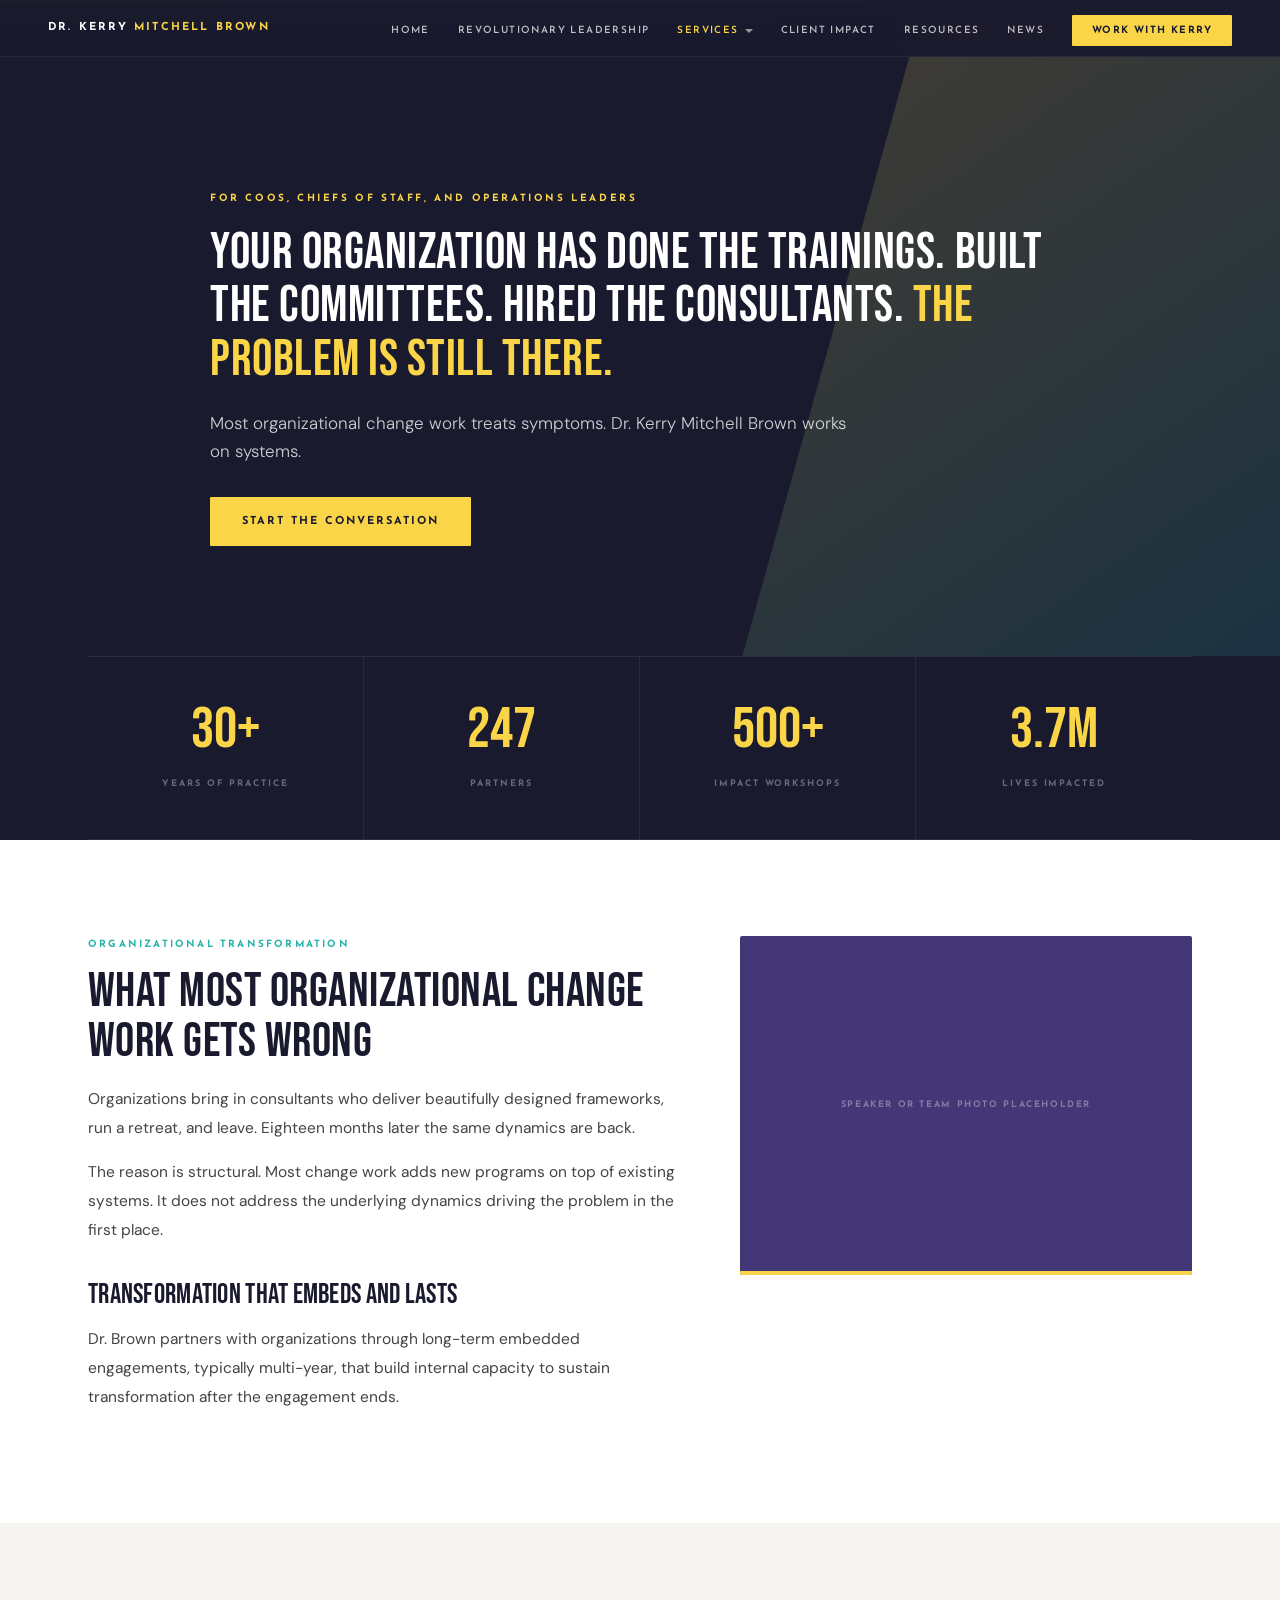
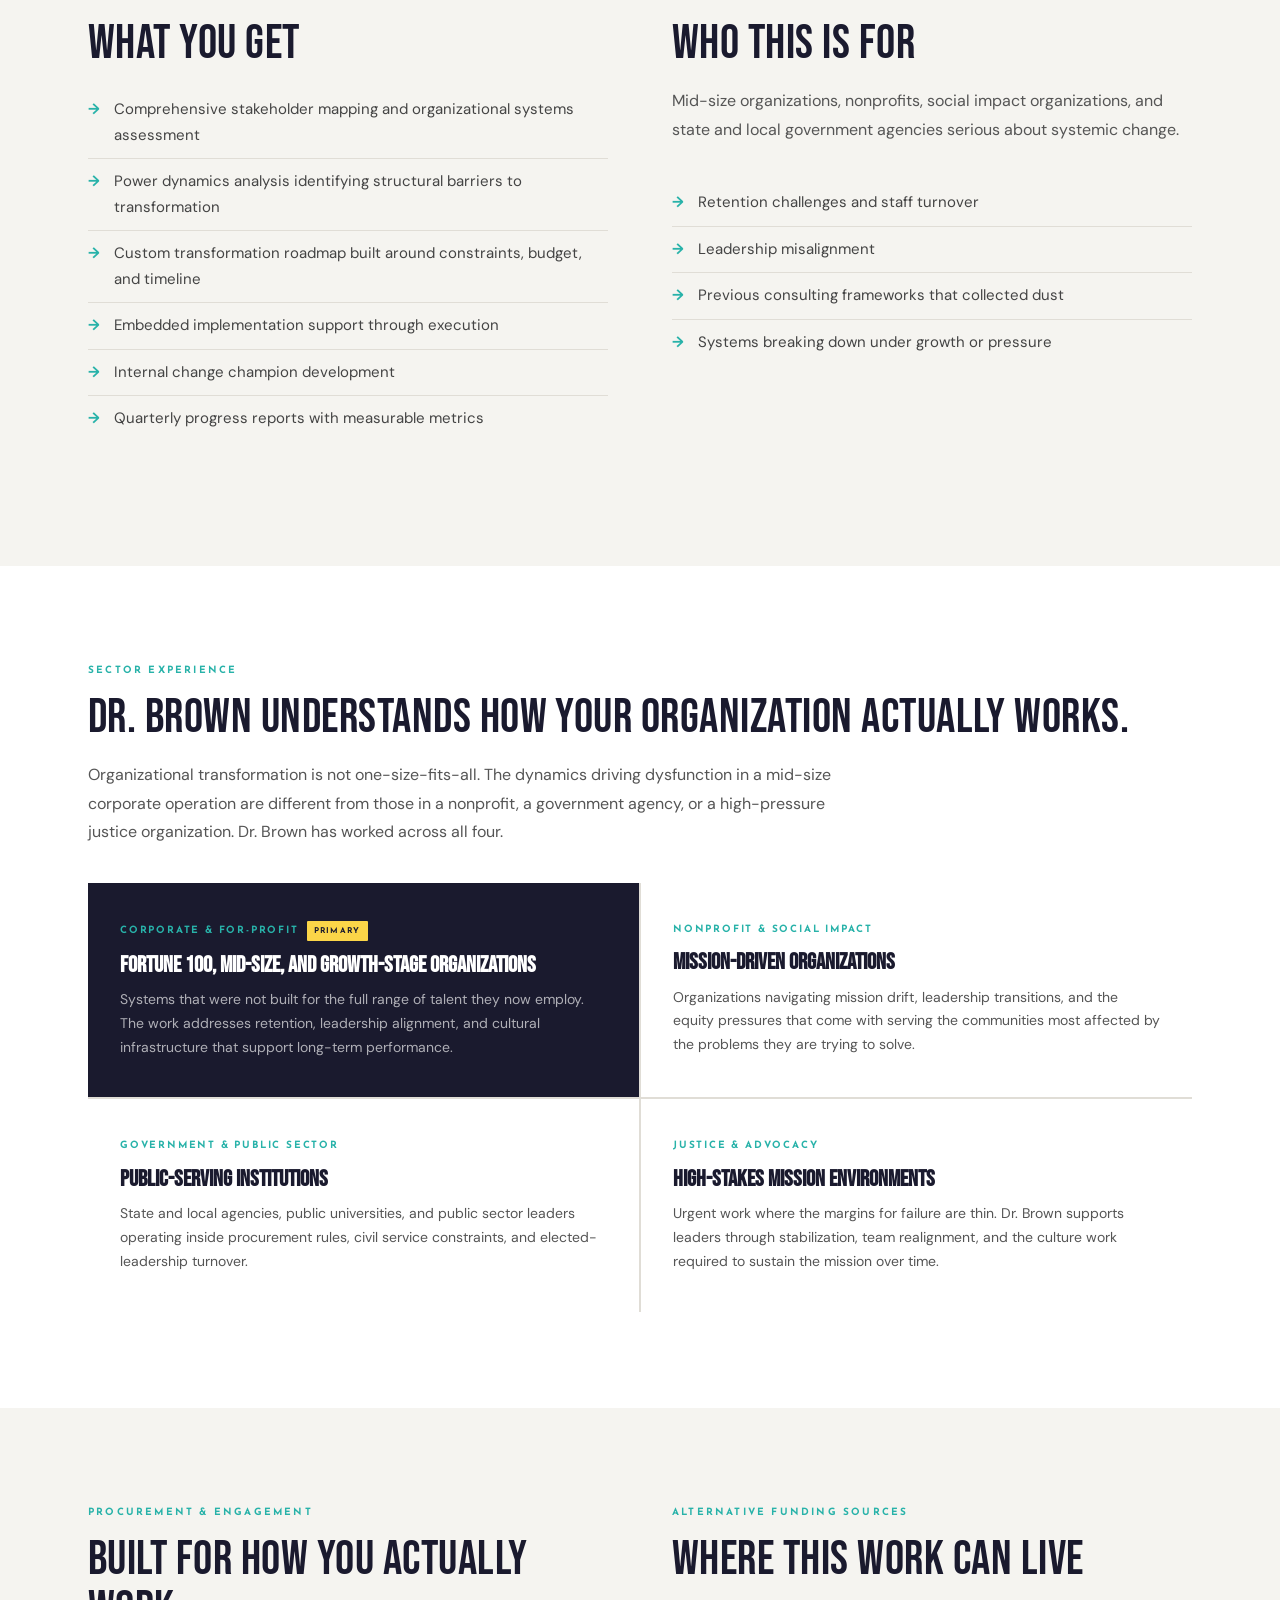
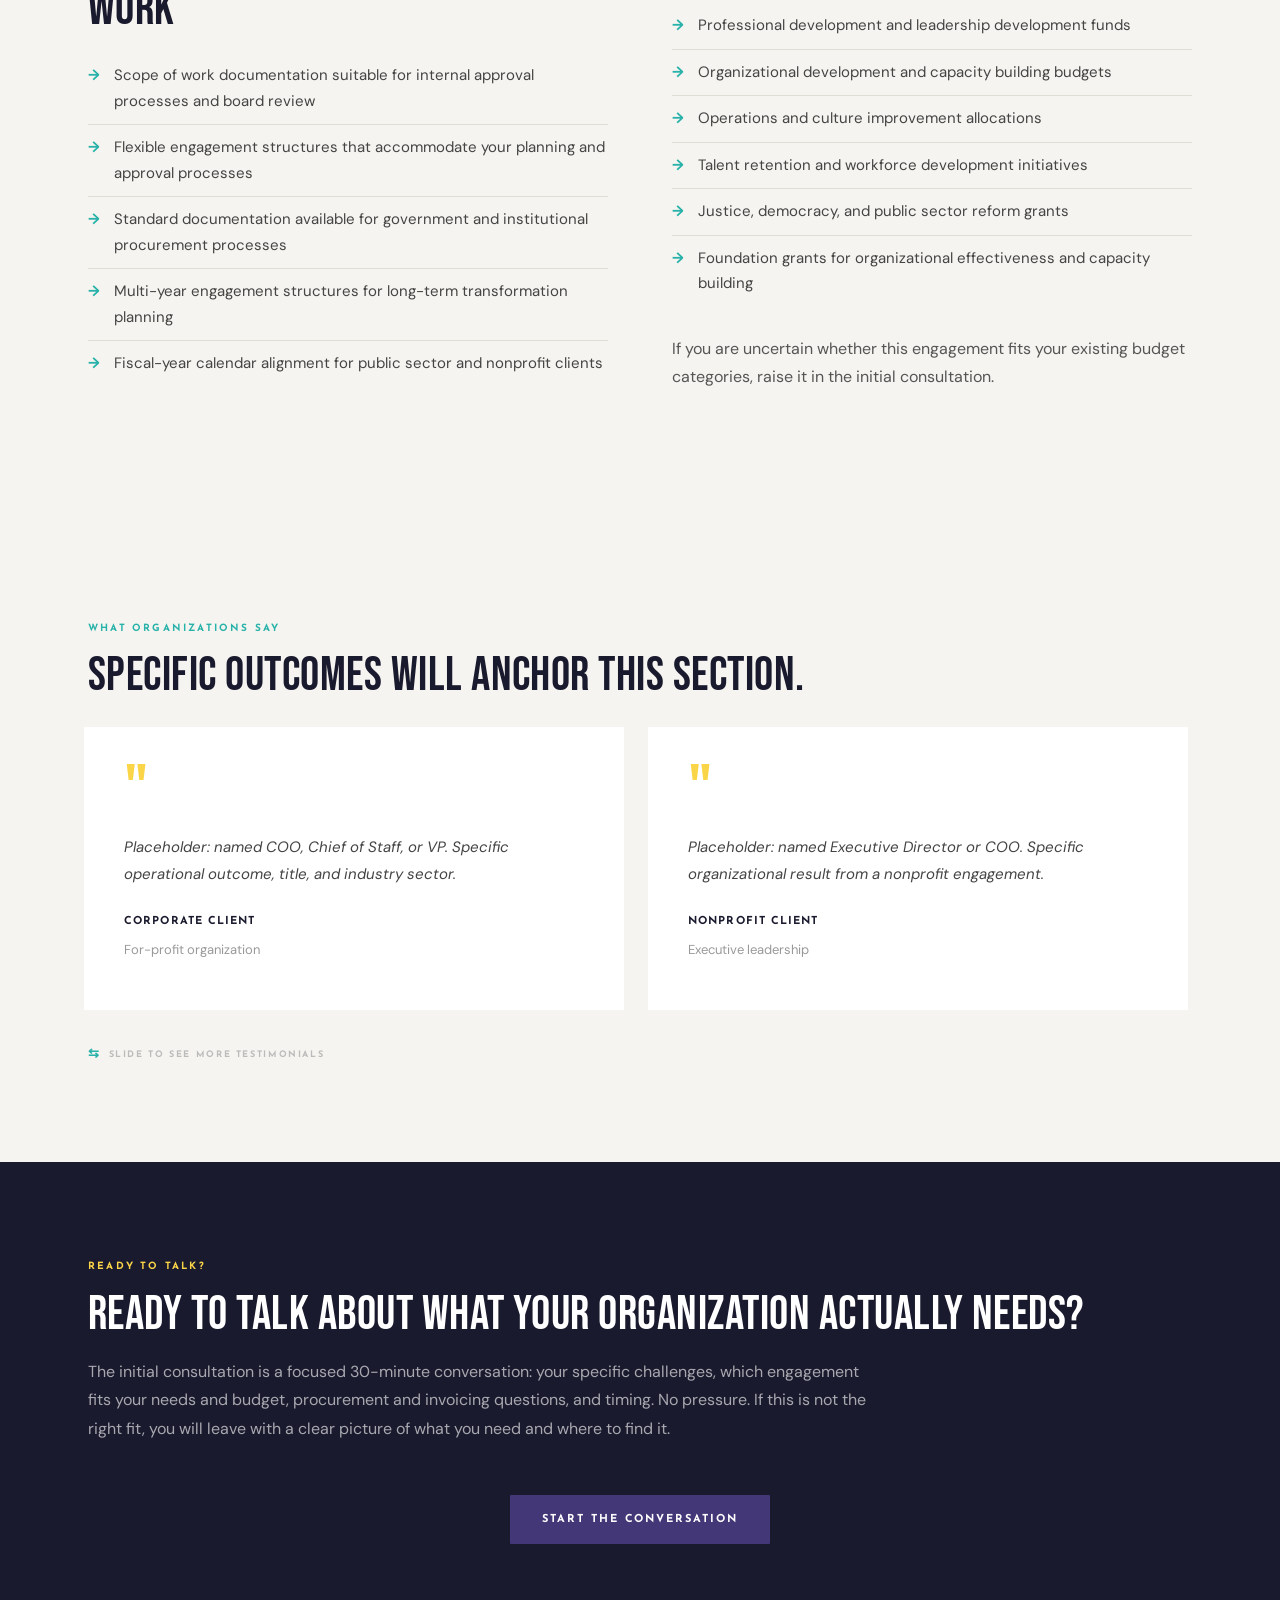
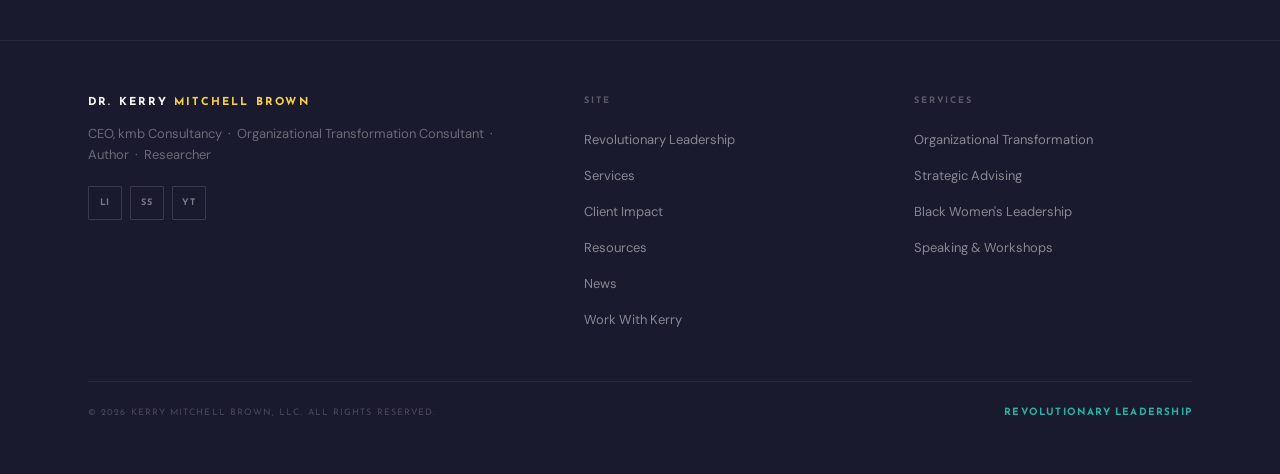
<file: organizational-transformation.html>
<!DOCTYPE html>
<html lang="en">
<head>
  <meta charset="UTF-8">
  <meta name="viewport" content="width=device-width, initial-scale=1.0">
  <title>Organizational Transformation | Dr. Kerry Mitchell Brown</title>
  <link href="https://fonts.googleapis.com/css2?family=Bebas+Neue&family=Josefin+Sans:wght@400;600;700&family=DM+Sans:opsz,wght@9..40,300;9..40,400;9..40,500&display=swap" rel="stylesheet">
  <style>
/* ════════════════════════════════════════════
   KMB Consultancy — kerrymitchellbrown.com
   Shared stylesheet for all pages
   Brand: Restrained Authority
════════════════════════════════════════════ */

:root{
  --charcoal:#1A1A2E;
  --white:#FFFFFF;
  --purple:#443777;
  --gold:#FBD548;
  --teal:#28B2A9;
  --warm:#F5F4F0;
  --mid:#E0DDD6;
  --fd:'Bebas Neue',sans-serif;   /* display — swap → MADE Canvas Black */
  --fs:'Josefin Sans',sans-serif; /* sub/labels/buttons */
  --fb:'DM Sans',sans-serif;      /* body */
}
*,*::before,*::after{box-sizing:border-box;margin:0;padding:0}
html{scroll-behavior:smooth}
body{font-family:var(--fb);background:var(--white);color:var(--charcoal);font-size:16px;line-height:1.75;-webkit-font-smoothing:antialiased}
img{max-width:100%;display:block}
a{text-decoration:none;color:inherit}
.wrap{max-width:1200px;margin:0 auto;padding:0 48px}

/* ━━━ BUTTONS ━━━ */
.btn{font-family:var(--fs);font-size:11px;font-weight:700;letter-spacing:.18em;text-transform:uppercase;padding:15px 32px;display:inline-block;cursor:pointer;transition:all .22s;border-radius:1px;white-space:nowrap;border:none}
.bg{background:var(--gold);color:var(--charcoal)}.bg:hover{background:#e8c22a}
.bp{background:var(--purple);color:var(--white)}.bp:hover{background:#352c5e}
.bw{border:1.5px solid rgba(255,255,255,.5);color:var(--white)}.bw:hover{background:rgba(255,255,255,.1)}
.bt{border:1.5px solid var(--teal);color:var(--teal)}.bt:hover{background:rgba(40,178,169,.1)}
.bd{background:var(--charcoal);color:var(--white)}.bd:hover{background:#000}

.eyebrow{font-family:var(--fs);font-size:10px;font-weight:700;letter-spacing:.24em;text-transform:uppercase;color:var(--teal)}
.slabel{font-family:var(--fs);font-size:10px;font-weight:700;letter-spacing:.22em;text-transform:uppercase;color:var(--teal);display:block;margin-bottom:14px}

.rv{opacity:0;transform:translateY(24px);transition:opacity .6s ease,transform .6s ease}
.rv.on{opacity:1;transform:none}

/* ━━━ NAV ━━━ */
nav{position:fixed;top:0;left:0;right:0;z-index:300;display:flex;align-items:center;justify-content:space-between;padding:22px 48px;transition:background .35s,padding .3s}
nav.stuck{background:rgba(26,26,46,.97);backdrop-filter:blur(12px);padding:14px 48px;border-bottom:1px solid rgba(255,255,255,.06)}
nav.solid{background:rgba(26,26,46,.97);backdrop-filter:blur(12px);padding:14px 48px;border-bottom:1px solid rgba(255,255,255,.06)}
.nlogo{font-family:var(--fs);font-size:11px;font-weight:700;letter-spacing:.2em;text-transform:uppercase;color:var(--white)}
.nlogo b{color:var(--gold)}
.nlinks{display:flex;align-items:center;gap:28px;list-style:none}
.nlinks a{font-family:var(--fs);font-size:10px;font-weight:600;letter-spacing:.14em;text-transform:uppercase;color:rgba(255,255,255,.72);transition:color .2s}
.nlinks a:hover{color:var(--white)}
.nlinks a.active{color:var(--gold)}
.ncta{background:var(--gold)!important;color:var(--charcoal)!important;padding:10px 20px;border-radius:1px;font-family:var(--fs)!important;font-size:10px!important;font-weight:700!important;letter-spacing:.14em!important;text-transform:uppercase!important}

/* nav dropdown (CSS-only, hover & focus) */
.has-dd{position:relative}
.dd-t{display:inline-flex;align-items:center;gap:6px;cursor:pointer}
.dd-t::after{content:'';width:0;height:0;border-left:4px solid transparent;border-right:4px solid transparent;border-top:4px solid rgba(255,255,255,.55);transition:transform .2s,border-top-color .2s}
.has-dd:hover .dd-t::after,.has-dd:focus-within .dd-t::after{transform:rotate(180deg);border-top-color:var(--gold)}
.dd-menu{position:absolute;top:100%;left:-14px;min-width:280px;background:rgba(26,26,46,.98);backdrop-filter:blur(12px);border:1px solid rgba(255,255,255,.08);border-top:2px solid var(--gold);padding:10px 0;list-style:none;opacity:0;visibility:hidden;transform:translateY(8px);transition:opacity .22s,transform .22s,visibility .22s;box-shadow:0 18px 40px rgba(0,0,0,.4);z-index:310}
.has-dd:hover .dd-menu,.has-dd:focus-within .dd-menu{opacity:1;visibility:visible;transform:translateY(0)}
.dd-menu li{margin:0}
.dd-menu a{display:block;padding:11px 22px;font-family:var(--fs);font-size:10px;font-weight:600;letter-spacing:.14em;text-transform:uppercase;color:rgba(255,255,255,.72);transition:background .2s,color .2s;white-space:nowrap}
.dd-menu a:hover{background:rgba(251,213,72,.08);color:var(--gold)}

/* ━━━ HERO (homepage) ━━━ */
.hero{position:relative;height:100vh;min-height:680px;display:flex;align-items:center;overflow:hidden}
.hero-vid{position:absolute;inset:0;pointer-events:none;overflow:hidden}
.hero-vid iframe,.hero-vid video{position:absolute;top:50%;left:50%;transform:translate(-50%,-50%);width:100vw;height:56.25vw;min-height:100vh;min-width:177.78vh;border:none;object-fit:cover}
.hero-ov{position:absolute;inset:0;background:linear-gradient(115deg,rgba(26,26,46,.90) 0%,rgba(68,55,119,.50) 55%,rgba(26,26,46,.30) 100%)}
.hero-ct{position:relative;z-index:2;padding:0 80px;max-width:860px}
.he{font-family:var(--fs);font-size:10px;font-weight:700;letter-spacing:.26em;text-transform:uppercase;color:var(--gold);margin-bottom:18px;opacity:0;animation:fu .8s .1s ease forwards}
.hh{font-family:var(--fd);font-size:clamp(2rem,4vw,3.6rem);font-weight:400;letter-spacing:.01em;line-height:1.05;color:var(--white);margin-bottom:18px;opacity:0;animation:fu .8s .3s ease forwards}
.hh em{color:var(--gold);font-style:normal}
.hs{font-family:var(--fb);font-size:16px;font-weight:300;color:rgba(255,255,255,.78);max-width:480px;line-height:1.65;margin-bottom:12px;opacity:0;animation:fu .8s .5s ease forwards}
.hst{font-family:var(--fs);font-size:9px;font-weight:600;letter-spacing:.18em;text-transform:uppercase;color:rgba(255,255,255,.38);margin-bottom:36px;opacity:0;animation:fu .8s .65s ease forwards}
.hctas{display:flex;gap:14px;flex-wrap:wrap;opacity:0;animation:fu .8s .8s ease forwards}
.hbar{position:absolute;bottom:0;left:80px;width:2px;height:68px;background:var(--teal);z-index:2}
@keyframes fu{from{opacity:0;transform:translateY(20px)}to{opacity:1;transform:none}}

/* ━━━ PAGE HERO (interior pages) ━━━ */
.phero{position:relative;background:var(--charcoal);padding:190px 0 110px;color:var(--white);overflow:hidden;min-height:520px;display:flex;align-items:flex-end}
.phero.purple{background:var(--purple)}
.phero::before{content:'';position:absolute;top:0;left:0;right:0;height:3px;background:linear-gradient(90deg,var(--gold) 0%,var(--teal) 50%,var(--purple) 100%)}
.phero-ct{position:relative;z-index:2;max-width:860px}
.ph-eye{font-family:var(--fs);font-size:10px;font-weight:700;letter-spacing:.26em;text-transform:uppercase;color:var(--gold);margin-bottom:18px}
.ph-h{font-family:var(--fd);font-size:clamp(2rem,4vw,3.4rem);font-weight:400;letter-spacing:.01em;line-height:1.05;color:var(--white);margin-bottom:22px}
.ph-h em{color:var(--gold);font-style:normal}
.ph-s{font-family:var(--fb);font-size:17px;font-weight:300;color:rgba(255,255,255,.78);max-width:640px;line-height:1.65;margin-bottom:32px}
.phero::after{content:'';position:absolute;right:0;bottom:0;width:42vw;max-width:620px;height:100%;background:linear-gradient(145deg,rgba(251,213,72,.18),rgba(40,178,169,.16));clip-path:polygon(34% 0,100% 0,100% 100%,0 100%);pointer-events:none}
.ph-glow{display:none}

/* ━━━ AS SEEN IN ━━━ */
.seen{background:var(--white);border-top:1px solid var(--mid);border-bottom:1px solid var(--mid);padding:30px 0}
.seen-r{display:flex;align-items:center}
.seen-l{font-family:var(--fs);font-size:9px;font-weight:700;letter-spacing:.22em;text-transform:uppercase;color:#c0bdb6;white-space:nowrap;padding-right:32px;border-right:1px solid var(--mid);flex-shrink:0}
.logos{display:flex;align-items:center;gap:32px;flex-wrap:wrap;padding-left:32px}
.logo-i{opacity:.32;transition:opacity .2s;display:flex;align-items:center;flex-shrink:0}
.logo-i:hover{opacity:.7}

/* ━━━ DUAL PROBLEM ━━━ */
.dual{display:grid;grid-template-columns:1fr 1fr}
.dc{padding:80px 56px;position:relative}
.dc.dark{background:var(--charcoal)}
.dc.light{background:var(--warm)}
.dc::before{content:'';position:absolute;top:0;left:0;right:0;height:3px}
.dc.dark::before{background:var(--teal)}
.dc.light::before{background:var(--purple)}
.dc .eyebrow{margin-bottom:16px}
.dc-h{font-family:var(--fd);font-size:clamp(1.9rem,3vw,2.7rem);font-weight:400;letter-spacing:.01em;line-height:1.02;margin:16px 0 22px}
.dc.dark .dc-h{color:var(--white)}
.dc.light .dc-h{color:var(--charcoal)}
.dc-p{font-size:15px;line-height:1.82;margin-bottom:14px}
.dc.dark .dc-p{color:rgba(255,255,255,.62)}
.dc.light .dc-p{color:#555}
.dc-ul{list-style:none;margin:22px 0 34px}
.dc-ul li{font-family:var(--fs);font-size:12px;font-weight:600;letter-spacing:.05em;display:flex;align-items:center;gap:10px;padding:10px 0;border-top:1px solid rgba(255,255,255,.07)}
.dc.light .dc-ul li{border-top-color:rgba(0,0,0,.06)}
.dc-ul li::before{content:'→';color:var(--teal)}
.dc.dark .dc-ul li{color:rgba(255,255,255,.80)}
.dc.light .dc-ul li{color:var(--charcoal)}

/* ━━━ CREDENTIALS ━━━ */
.creds{background:var(--charcoal);padding:80px 0 96px}
.stats{display:grid;grid-template-columns:repeat(4,1fr);border-bottom:1px solid rgba(255,255,255,.08);border-top:1px solid rgba(255,255,255,.08)}
.st{padding:44px 0;text-align:center;border-right:1px solid rgba(255,255,255,.07)}
.st:last-child{border-right:none}
.st-n{font-family:var(--fd);font-size:clamp(2.8rem,4.5vw,4rem);font-weight:400;color:var(--gold);line-height:1;display:block;margin-bottom:8px}
.st-l{font-family:var(--fs);font-size:9px;font-weight:700;letter-spacing:.22em;text-transform:uppercase;color:rgba(255,255,255,.35)}

.cg{display:grid;grid-template-columns:380px 1fr;gap:64px;align-items:start;padding-top:64px}
.cphoto{position:relative;border-radius:2px;overflow:hidden;background:var(--purple);aspect-ratio:3/4;width:100%}
.cpholder{position:absolute;inset:0;display:flex;flex-direction:column;align-items:center;justify-content:center;gap:14px;padding:24px}
.cpholder svg{opacity:.18}
.cpholder p{font-family:var(--fs);font-size:9px;font-weight:700;letter-spacing:.18em;text-transform:uppercase;color:rgba(255,255,255,.28);text-align:center;line-height:1.8}
.cphoto::after{content:'';position:absolute;bottom:0;left:0;right:0;height:4px;background:var(--gold)}

.cbio{padding-top:4px}
.cred-h{font-family:var(--fd);font-size:clamp(2.2rem,3.8vw,3.4rem);font-weight:400;letter-spacing:.01em;line-height:1.0;color:var(--white);margin-bottom:26px}
.cred-h em{color:var(--gold);font-style:normal}
.cred-p{font-size:15px;line-height:1.85;color:rgba(255,255,255,.60);margin-bottom:14px}
.badges{display:flex;flex-wrap:wrap;gap:8px;margin:26px 0 34px}
.badge{font-family:var(--fs);font-size:9px;font-weight:700;letter-spacing:.12em;text-transform:uppercase;padding:6px 12px;border:1px solid rgba(40,178,169,.35);color:var(--teal);border-radius:1px}

/* ━━━ SERVICES (homepage) ━━━ */
.services{background:var(--white);padding:96px 0}
.sh2{font-family:var(--fd);font-size:clamp(2.4rem,5vw,4rem);font-weight:400;letter-spacing:.01em;line-height:1.0;color:var(--charcoal);margin-top:8px}
.shdr{margin-bottom:52px}

.sgrid{display:grid;grid-template-columns:repeat(4,1fr);border:1px solid var(--mid)}
.scard{padding:40px 30px;border-right:1px solid var(--mid);position:relative;transition:background .25s;overflow:hidden;display:flex;flex-direction:column}
.scard:last-child{border-right:none}
.scard::before{content:'';position:absolute;top:0;left:0;right:0;height:3px;background:var(--mid);transition:background .25s}
.scard:hover{background:var(--charcoal)}
.scard:hover::before{background:var(--gold)}
.scard:hover .snum{color:rgba(68,55,119,.3)}
.scard:hover .saud{color:var(--teal)}
.scard:hover .stit{color:var(--white)}
.scard:hover .sbod{color:rgba(255,255,255,.55)}
.scard:hover .slnk{color:var(--gold)}
.snum{font-family:var(--fd);font-size:3.2rem;font-weight:400;color:var(--mid);line-height:1;margin-bottom:24px;transition:color .25s}
.saud{font-family:var(--fs);font-size:9px;font-weight:700;letter-spacing:.16em;text-transform:uppercase;color:var(--teal);margin-bottom:10px}
.stit{font-family:var(--fd);font-size:1.5rem;font-weight:400;letter-spacing:.01em;line-height:1.05;color:var(--charcoal);margin-bottom:14px;transition:color .25s}
.sbod{font-size:13.5px;line-height:1.75;color:#777;margin-bottom:22px;transition:color .25s;flex:1}
.slnk{font-family:var(--fs);font-size:10px;font-weight:700;letter-spacing:.14em;text-transform:uppercase;color:var(--purple);display:flex;align-items:center;gap:6px;transition:color .25s}

/* ━━━ RL BRIDGE ━━━ */
.rl{background:var(--purple);padding:52px 0}
.rlg{display:grid;grid-template-columns:160px 1fr 280px;gap:48px;align-items:center}
.rlbook{background:var(--charcoal);border-radius:2px;border-left:6px solid var(--gold);padding:20px 16px 20px 20px;box-shadow:10px 10px 40px rgba(0,0,0,.45);aspect-ratio:2/3;display:flex;flex-direction:column;justify-content:space-between}
.rlt{font-family:var(--fd);font-size:1.4rem;font-weight:400;letter-spacing:.01em;color:var(--white);line-height:1.05}
.rls{font-family:var(--fs);font-size:8px;font-weight:700;letter-spacing:.16em;text-transform:uppercase;color:var(--gold);margin-top:8px}
.rla{font-family:var(--fs);font-size:8px;letter-spacing:.1em;color:rgba(255,255,255,.38)}
.rl-copy .slabel{color:var(--gold)}
.rlh{font-family:var(--fd);font-size:clamp(1.7rem,2.5vw,2.3rem);font-weight:400;letter-spacing:.01em;line-height:1.02;color:var(--white);margin-bottom:12px}
.rlp{font-size:14px;line-height:1.75;color:rgba(255,255,255,.62);margin-bottom:10px}
.rlpub{font-family:var(--fs);font-size:9px;font-weight:700;letter-spacing:.16em;text-transform:uppercase;color:var(--gold);margin-bottom:22px}
.rlctas{display:flex;gap:12px;flex-wrap:wrap}
.ends{display:flex;flex-direction:column;gap:10px}
.eq{background:rgba(251,213,72,.12);border-left:3px solid var(--gold);padding:12px 14px;border-radius:0 2px 2px 0}
.eqq{font-family:var(--fb);font-size:12px;font-style:italic;color:rgba(255,255,255,.88);line-height:1.45;margin-bottom:6px}
.eqn{font-family:var(--fs);font-size:8px;font-weight:700;letter-spacing:.1em;text-transform:uppercase;color:var(--gold);opacity:.75}

/* ━━━ TESTIMONIALS ━━━ */
.testi{background:var(--warm);padding:96px 0}
.tgrid{display:grid;grid-template-columns:1fr 1fr;gap:24px}
.tc{background:var(--white);padding:44px 40px;border-bottom:3px solid transparent;transition:border-color .25s}
.tc:hover{border-color:var(--teal)}

/* testimonials slider (CSS-only scroll-snap, no JS) */
.tslider{position:relative;margin-top:8px}
.tslider .tgrid{display:flex;gap:24px;overflow-x:auto;scroll-snap-type:x mandatory;scroll-behavior:smooth;padding:8px 4px 28px;margin:0 -4px;-webkit-overflow-scrolling:touch;scrollbar-width:thin;scrollbar-color:var(--teal) transparent}
.tslider .tgrid::-webkit-scrollbar{height:6px}
.tslider .tgrid::-webkit-scrollbar-track{background:rgba(0,0,0,.05);border-radius:3px}
.tslider .tgrid::-webkit-scrollbar-thumb{background:var(--teal);border-radius:3px}
.tslider .tc{flex:0 0 calc(50% - 12px);scroll-snap-align:start;min-width:300px}
.tslider .tc:first-child{scroll-snap-align:start}
.thint{font-family:var(--fs);font-size:9px;font-weight:700;letter-spacing:.18em;text-transform:uppercase;color:#bbb;display:flex;align-items:center;gap:8px;margin-top:6px}
.thint::before{content:'⇆';font-size:13px;color:var(--teal)}
@media(max-width:1024px){
  .tslider .tc{flex:0 0 calc(85% - 12px)}
}

/* signature talks accordion (HTML <details>) */
.talk-acc{border-top:1px solid var(--mid)}
.talk-acc summary{list-style:none;cursor:pointer;display:grid;grid-template-columns:80px 1fr auto;gap:24px;padding:26px 4px;border-bottom:1px solid var(--mid);align-items:center;transition:background .2s}
.talk-acc summary::-webkit-details-marker{display:none}
.talk-acc summary::marker{display:none}
.talk-acc summary:hover{background:var(--warm)}
.talk-acc[open] summary{background:var(--warm);border-bottom-color:transparent}
.talk-acc .talk-n{font-family:var(--fd);font-size:2.4rem;color:var(--gold);line-height:1}
.talk-acc .talk-head{display:flex;flex-direction:column;gap:6px}
.talk-acc .talk-head .talk-h{font-family:var(--fd);font-size:1.4rem;line-height:1.1;letter-spacing:.01em;color:var(--charcoal);margin:0}
.talk-acc .talk-head .talk-sub{font-family:var(--fs);font-size:11px;font-weight:700;letter-spacing:.12em;text-transform:uppercase;color:var(--teal);margin:0}
.talk-tog{font-family:var(--fs);font-size:18px;color:var(--purple);width:36px;height:36px;border:1px solid var(--mid);border-radius:50%;display:inline-flex;align-items:center;justify-content:center;transition:transform .25s,background .2s,color .2s,border-color .2s}
.talk-acc[open] .talk-tog{transform:rotate(45deg);background:var(--purple);color:var(--white);border-color:var(--purple)}
.talk-acc .talk-body{padding:8px 4px 28px 112px;border-bottom:1px solid var(--mid);background:var(--warm)}
.talk-acc .talk-body p{font-size:14.5px;line-height:1.78;color:#555;margin-bottom:12px}
.talk-acc .talk-body .talk-aud{font-family:var(--fs);font-size:10px;font-weight:600;letter-spacing:.1em;text-transform:uppercase;color:#999}
.talk-acc .talk-body .talk-aud b{color:var(--charcoal);font-weight:700;letter-spacing:.16em;margin-right:8px}
@media(max-width:1024px){
  .talk-acc summary{grid-template-columns:50px 1fr auto;gap:16px}
  .talk-acc .talk-body{padding-left:18px}
}
.tmark{font-family:var(--fd);font-size:72px;color:var(--gold);line-height:.6;margin-bottom:20px;display:block}
.tq{font-size:15px;font-style:italic;line-height:1.8;color:#444;margin-bottom:24px}
.ta strong{font-family:var(--fs);font-size:11px;font-weight:700;letter-spacing:.1em;text-transform:uppercase;color:var(--charcoal);display:block;margin-bottom:3px}
.ta span{font-size:13px;color:#999}
.tph{background:var(--white);padding:44px 40px;border:2px dashed var(--mid);display:flex;flex-direction:column;align-items:center;justify-content:center;gap:10px;text-align:center;min-height:220px}
.tph p{font-family:var(--fs);font-size:9px;font-weight:700;letter-spacing:.14em;text-transform:uppercase;color:#c8c4bc}
.tcta{text-align:center;margin-top:52px}

/* ━━━ WORK WITH ━━━ */
.work{background:var(--charcoal);padding:96px 0}
.wcards{display:grid;grid-template-columns:1fr 1fr;gap:2px;margin-top:52px}
.wc{background:rgba(255,255,255,.04);border:1px solid rgba(255,255,255,.07);padding:52px 48px;transition:background .25s}
.wc:hover{background:rgba(255,255,255,.08)}
.wc .eyebrow{margin-bottom:16px}
.wch{font-family:var(--fd);font-size:clamp(1.8rem,3vw,2.6rem);font-weight:400;letter-spacing:.01em;line-height:1.02;color:var(--white);margin-bottom:18px}
.wcp{font-size:14px;line-height:1.78;color:rgba(255,255,255,.55);margin-bottom:32px}

/* ━━━ FOOTER ━━━ */
footer{background:var(--charcoal);border-top:1px solid rgba(255,255,255,.07);padding:52px 0}
.fg{display:grid;grid-template-columns:1.6fr 1fr 1fr;gap:52px;margin-bottom:40px}
.fbrand{font-family:var(--fs);font-size:11px;font-weight:700;letter-spacing:.2em;text-transform:uppercase;color:var(--white);margin-bottom:10px}
.fbrand b{color:var(--gold)}
.ftag{font-size:13px;line-height:1.65;color:rgba(255,255,255,.35);margin-bottom:20px}
.fsoc{display:flex;gap:8px}
.fsoc a{font-family:var(--fs);font-size:9px;font-weight:700;letter-spacing:.08em;width:34px;height:34px;border:1px solid rgba(255,255,255,.14);display:flex;align-items:center;justify-content:center;color:rgba(255,255,255,.42);transition:all .2s;border-radius:1px}
.fsoc a:hover{border-color:var(--gold);color:var(--gold)}
.fc h4{font-family:var(--fs);font-size:9px;font-weight:700;letter-spacing:.2em;text-transform:uppercase;color:rgba(255,255,255,.28);margin-bottom:16px}
.fc ul{list-style:none}
.fc ul li{margin-bottom:8px}
.fc ul li a{font-size:13px;color:rgba(255,255,255,.48);transition:color .2s}
.fc ul li a:hover{color:var(--white)}
.fbot{border-top:1px solid rgba(255,255,255,.07);padding-top:22px;display:flex;justify-content:space-between;align-items:center;flex-wrap:wrap;gap:12px}
.fbot p{font-family:var(--fs);font-size:9px;letter-spacing:.12em;text-transform:uppercase;color:rgba(255,255,255,.2)}
.fbot a{font-family:var(--fs);font-size:10px;font-weight:700;letter-spacing:.12em;text-transform:uppercase;color:var(--teal)}

/* ━━━ GENERIC SECTIONS ━━━ */
section.sec{padding:96px 0;background:var(--white)}
section.sec.warm{background:var(--warm)}
section.sec.dark{background:var(--charcoal);color:var(--white)}
section.sec.purple{background:var(--purple);color:var(--white)}
.sec-h{font-family:var(--fd);font-size:clamp(2rem,4vw,3rem);font-weight:400;letter-spacing:.01em;line-height:1.04;color:var(--charcoal);margin-bottom:18px}
.sec.dark .sec-h,.sec.purple .sec-h{color:var(--white)}
.sec-h em{color:var(--gold);font-style:normal}
.sec-sub{font-size:16px;line-height:1.78;color:#555;max-width:780px;margin-bottom:36px}
.sec.dark .sec-sub,.sec.purple .sec-sub{color:rgba(255,255,255,.62)}
.sec-body p{font-size:15.5px;line-height:1.85;margin-bottom:16px;color:#444}
.sec.dark .sec-body p,.sec.purple .sec-body p{color:rgba(255,255,255,.7)}

/* prose lists */
.plist{list-style:none;margin:18px 0 28px}
.plist li{font-size:15px;line-height:1.7;padding:10px 0 10px 26px;position:relative;color:#444;border-top:1px solid var(--mid)}
.plist li:first-child{border-top:none}
.plist li::before{content:'→';position:absolute;left:0;top:10px;color:var(--teal);font-weight:700}
.sec.dark .plist li,.sec.purple .plist li{color:rgba(255,255,255,.78);border-top-color:rgba(255,255,255,.08)}

.subhead{font-family:var(--fd);font-size:clamp(1.4rem,2.2vw,1.9rem);font-weight:400;letter-spacing:.01em;line-height:1.1;margin:36px 0 14px;color:var(--charcoal)}
.sec.dark .subhead,.sec.purple .subhead{color:var(--white)}
.subhead em{color:var(--gold);font-style:normal}

/* ━━━ TWO-COLUMN LAYOUTS ━━━ */
.tcol{display:grid;grid-template-columns:1fr 1fr;gap:64px;align-items:start}
.tcol.bias-left{grid-template-columns:1.3fr 1fr}
.tcol.bias-right{grid-template-columns:1fr 1.3fr}

/* photo card */
.pcard{position:relative;background:var(--purple);aspect-ratio:3/4;overflow:hidden;border-radius:2px}
.pcard.wide{aspect-ratio:4/3}
.pcard.kerry-photo{
  background-image:linear-gradient(135deg,rgba(68,55,119,.7) 0%,rgba(26,26,46,.85) 100%),
                   url('https://images.unsplash.com/photo-1573497019418-b400bb3ab074?w=800&auto=format');
  background-size:cover;
  background-position:center top;
}
.pcard::after{content:'';position:absolute;bottom:0;left:0;right:0;height:4px;background:var(--gold)}
.pcard-ph{position:absolute;inset:0;display:flex;flex-direction:column;align-items:center;justify-content:center;gap:14px;padding:24px;text-align:center}
.pcard-ph svg{opacity:.22}
.pcard-ph p{font-family:var(--fs);font-size:9px;font-weight:700;letter-spacing:.18em;text-transform:uppercase;color:rgba(255,255,255,.34);line-height:1.8}

/* ━━━ TALK CARDS (Speaking page) ━━━ */
.talks{display:grid;grid-template-columns:1fr;gap:0;border-top:1px solid var(--mid)}
.talk{display:grid;grid-template-columns:80px 1fr 240px;gap:32px;padding:34px 4px;border-bottom:1px solid var(--mid);align-items:start;transition:background .2s}
.talk:hover{background:var(--warm)}
.talk-n{font-family:var(--fd);font-size:2.6rem;color:var(--gold);line-height:1}
.talk-h{font-family:var(--fd);font-size:1.5rem;line-height:1.1;letter-spacing:.01em;color:var(--charcoal);margin-bottom:8px}
.talk-sub{font-family:var(--fs);font-size:11px;font-weight:700;letter-spacing:.12em;text-transform:uppercase;color:var(--teal);margin-bottom:14px}
.talk-p{font-size:14.5px;line-height:1.75;color:#555}
.talk-aud{font-family:var(--fs);font-size:10px;font-weight:600;letter-spacing:.1em;text-transform:uppercase;color:#999;line-height:1.6}
.talk-aud b{display:block;color:var(--charcoal);font-weight:700;letter-spacing:.16em;margin-bottom:6px}

/* ━━━ FORMAT PILLS ━━━ */
.formats{display:grid;grid-template-columns:repeat(auto-fit,minmax(220px,1fr));gap:16px;margin-top:24px}
.fmt{padding:24px 22px;background:var(--warm);border-left:3px solid var(--teal);border-radius:0 2px 2px 0}
.fmt h4{font-family:var(--fd);font-size:1.15rem;line-height:1.1;color:var(--charcoal);margin-bottom:6px}
.fmt p{font-size:13.5px;line-height:1.65;color:#666}

/* ━━━ SECTOR CARDS (Org Transformation) ━━━ */
.sectors{display:grid;grid-template-columns:1fr 1fr;gap:2px;background:var(--mid);margin-top:32px}
.sec-card{background:var(--white);padding:38px 32px;position:relative;transition:background .25s}
.sec-card.primary{background:var(--charcoal);color:var(--white)}
.sec-card.primary .sec-card-h{color:var(--white)}
.sec-card.primary .sec-card-p{color:rgba(255,255,255,.65)}
.sec-card-tag{font-family:var(--fs);font-size:10px;font-weight:700;letter-spacing:.18em;text-transform:uppercase;color:var(--teal);margin-bottom:12px;display:flex;align-items:center;gap:8px}
.sec-card-tag .pri{background:var(--gold);color:var(--charcoal);padding:3px 7px;font-size:8px;letter-spacing:.16em;border-radius:1px}
.sec-card-h{font-family:var(--fd);font-size:1.45rem;line-height:1.1;color:var(--charcoal);margin-bottom:10px}
.sec-card-p{font-size:14px;line-height:1.7;color:#555}

/* ━━━ NEWS LIST ━━━ */
.newslist{display:grid;grid-template-columns:1fr;gap:0;margin-top:8px}
.nitem{display:grid;grid-template-columns:120px 1fr 180px;gap:32px;padding:24px 4px;border-bottom:1px solid var(--mid);align-items:center;transition:background .2s,padding .2s;cursor:pointer}
.nitem:hover{background:var(--warm);padding-left:14px}
.ndate{font-family:var(--fs);font-size:10px;font-weight:700;letter-spacing:.12em;text-transform:uppercase;color:#999}
.ntitle{font-family:var(--fd);font-size:1.2rem;line-height:1.2;color:var(--charcoal)}
.nsource{font-family:var(--fs);font-size:10px;font-weight:600;letter-spacing:.1em;text-transform:uppercase;color:var(--teal);text-align:right}

/* news filters */
.filters{display:flex;gap:8px;flex-wrap:wrap;margin:28px 0 8px}
.filter{font-family:var(--fs);font-size:10px;font-weight:700;letter-spacing:.16em;text-transform:uppercase;padding:9px 16px;border:1px solid var(--mid);background:transparent;cursor:pointer;color:#666;transition:all .2s;border-radius:1px}
.filter:hover{border-color:var(--charcoal);color:var(--charcoal)}
.filter.on{background:var(--charcoal);color:var(--white);border-color:var(--charcoal)}

/* ━━━ NEWS CARDS (v2) ━━━ */
.ngrid{display:grid;grid-template-columns:repeat(3,1fr);gap:28px;margin-top:32px}
.ncard{background:var(--white);border:1px solid var(--mid);overflow:hidden;display:flex;flex-direction:column;transition:transform .25s,box-shadow .25s;cursor:pointer}
.ncard:hover{transform:translateY(-4px);box-shadow:0 18px 40px rgba(26,26,46,.10)}
.ncard-img{position:relative;aspect-ratio:16/10;background:linear-gradient(135deg,var(--purple) 0%,var(--charcoal) 100%);overflow:hidden;display:flex;align-items:center;justify-content:center}
.ncard-img::after{content:'';position:absolute;inset:0;background:radial-gradient(circle at 30% 30%,rgba(251,213,72,.18),transparent 55%)}
.ncard-img .nph{position:relative;z-index:1;font-family:var(--fs);font-size:9px;font-weight:700;letter-spacing:.22em;text-transform:uppercase;color:rgba(255,255,255,.45);text-align:center;padding:14px}
.ncard-tag{position:absolute;top:14px;left:14px;background:var(--gold);color:var(--charcoal);font-family:var(--fs);font-size:9px;font-weight:700;letter-spacing:.18em;text-transform:uppercase;padding:5px 10px;z-index:2;border-radius:1px}
.ncard-body{padding:24px 26px 28px;display:flex;flex-direction:column;gap:10px;flex:1}
.ncard-date{font-family:var(--fs);font-size:10px;font-weight:700;letter-spacing:.14em;text-transform:uppercase;color:#999}
.ncard-title{font-family:var(--fd);font-size:1.25rem;line-height:1.18;color:var(--charcoal);letter-spacing:.01em}
.ncard-source{font-family:var(--fs);font-size:10px;font-weight:700;letter-spacing:.16em;text-transform:uppercase;color:var(--teal);margin-top:auto;padding-top:10px;border-top:1px solid var(--mid)}
@media(max-width:1024px){.ngrid{grid-template-columns:repeat(2,1fr);gap:20px}}
@media(max-width:640px){.ngrid{grid-template-columns:1fr}}

/* ━━━ ASSESSMENT ━━━ */
.assess-box{background:var(--warm);padding:48px;border-left:5px solid var(--gold);margin-top:24px}
.assess-box h3{font-family:var(--fd);font-size:1.6rem;color:var(--charcoal);margin-bottom:14px}

/* ━━━ CONTACT FORM ━━━ */
.contact-grid{display:grid;grid-template-columns:1fr 1fr;gap:2px;background:rgba(255,255,255,.07)}
.cform{background:var(--charcoal);padding:48px}
.cform.alt{background:#13132a}
.cform h3{font-family:var(--fd);font-size:1.7rem;color:var(--white);line-height:1.1;margin-bottom:8px}
.cform .eyebrow{margin-bottom:14px}
.cform p{font-size:14px;line-height:1.7;color:rgba(255,255,255,.6);margin-bottom:24px}
.cform label{display:block;font-family:var(--fs);font-size:10px;font-weight:700;letter-spacing:.16em;text-transform:uppercase;color:rgba(255,255,255,.6);margin:18px 0 6px}
.cform input,.cform select,.cform textarea{width:100%;padding:12px 14px;background:rgba(255,255,255,.05);border:1px solid rgba(255,255,255,.12);color:var(--white);font-family:var(--fb);font-size:14px;border-radius:1px;outline:none;transition:border-color .2s}
.cform input:focus,.cform select:focus,.cform textarea:focus{border-color:var(--gold)}
.cform textarea{resize:vertical;min-height:90px}
.cform .btn{margin-top:24px;width:100%}

/* ━━━ SERVICES INDEX ━━━ */
.svc-list{display:grid;grid-template-columns:1fr;gap:2px;margin-top:32px;background:var(--mid)}
.svc-row{background:var(--white);padding:38px 40px;display:grid;grid-template-columns:60px 1fr 180px;gap:32px;align-items:center;transition:all .25s;cursor:pointer}
.svc-row:hover{background:var(--charcoal);color:var(--white)}
.svc-row:hover .svc-h{color:var(--white)}
.svc-row:hover .svc-p{color:rgba(255,255,255,.65)}
.svc-row:hover .svc-arrow{color:var(--gold);transform:translateX(8px)}
.svc-num{font-family:var(--fd);font-size:2.4rem;color:var(--mid);line-height:1;transition:color .25s}
.svc-row:hover .svc-num{color:rgba(251,213,72,.4)}
.svc-tag{font-family:var(--fs);font-size:9px;font-weight:700;letter-spacing:.18em;text-transform:uppercase;color:var(--teal);margin-bottom:6px}
.svc-h{font-family:var(--fd);font-size:1.5rem;line-height:1.1;color:var(--charcoal);margin-bottom:6px;transition:color .25s}
.svc-p{font-size:14px;line-height:1.7;color:#666;transition:color .25s}
.svc-arrow{font-family:var(--fs);font-size:11px;font-weight:700;letter-spacing:.18em;text-transform:uppercase;color:var(--purple);text-align:right;transition:all .25s}

/* ━━━ MOBILE ━━━ */
@media(max-width:1024px){
  .dual,.cg,.rlg,.wcards,.fg,.tcol,.tcol.bias-left,.tcol.bias-right,.contact-grid,.sectors{grid-template-columns:1fr}
  .sgrid{grid-template-columns:repeat(2,1fr)}
  .tgrid{grid-template-columns:1fr}
  .stats{grid-template-columns:repeat(2,1fr)}
  .hero-ct{padding:0 36px}
  nav{padding:16px 24px}
  .nlinks{display:none}
  .talk{grid-template-columns:60px 1fr}
  .talk-aud{grid-column:1/-1;border-top:1px solid var(--mid);padding-top:14px}
  .nitem{grid-template-columns:90px 1fr;gap:14px}
  .nsource{grid-column:1/-1;text-align:left}
  .svc-row{grid-template-columns:50px 1fr;gap:18px}
  .svc-arrow{grid-column:1/-1;text-align:left;margin-top:8px}
}
@media(max-width:640px){
  .sgrid{grid-template-columns:1fr}
  .wrap{padding:0 20px}
  .dc{padding:52px 24px}
  .phero{padding:130px 0 60px}
  .cform{padding:32px 24px}
  .assess-box{padding:32px 24px}
}

</style>
</head>
<body>
  <nav id="nav" class="solid">
    <a class="nlogo" href="index.html">Dr. Kerry <b>Mitchell Brown</b></a>
    <ul class="nlinks">
        <li><a href="index.html">Home</a></li>
        <li><a href="https://revolutionarylead.com/">Revolutionary Leadership</a></li>
        <li class="has-dd" tabindex="0">
          <a href="services.html" class="dd-t active">Services</a>
          <ul class="dd-menu">
            <li><a href="organizational-transformation.html">Organizational Transformation</a></li>
            <li><a href="strategic-advising.html">Strategic Advising</a></li>
            <li><a href="black-womens-leadership.html">Black Women's Leadership</a></li>
            <li><a href="speaking-and-workshops.html">Speaking &amp; Workshops</a></li>
          </ul>
        </li>
        <li><a href="client-impact.html">Client Impact</a></li>
        <li><a href="assessment.html">Resources</a></li>
        <li><a href="news.html">News</a></li>
        <li><a href="contact.html" class="ncta">Work With Kerry</a></li>
    </ul>
  </nav>

  <header class="phero">
    <div class="ph-glow"></div>
    <div class="wrap">
      <div class="phero-ct">
        <p class="ph-eye">For COOs, Chiefs of Staff, and Operations Leaders</p>
        <h1 class="ph-h">Your Organization Has Done the Trainings. Built the Committees. Hired the Consultants. <em>The Problem Is Still There.</em></h1>
        <p class="ph-s">Most organizational change work treats symptoms. Dr. Kerry Mitchell Brown works on systems.</p>
        <a class="btn bg" href="contact.html">Start the Conversation</a>
      </div>
    </div>
  </header>
  <section class="creds" style="padding:0;background:#1A1A2E">
    <div class="wrap">
      <div class="stats">
        <div class="st"><span class="st-n">30+</span><span class="st-l">Years of Practice</span></div>
        <div class="st"><span class="st-n">247</span><span class="st-l">Partners</span></div>
        <div class="st"><span class="st-n">500+</span><span class="st-l">Impact Workshops</span></div>
        <div class="st"><span class="st-n">3.7M</span><span class="st-l">Lives Impacted</span></div>
      </div>
    </div>
  </section>
  <section class="sec">
    <div class="wrap tcol bias-left">
      <div class="sec-body">
        <span class="slabel">Organizational Transformation</span>
        <h2 class="sec-h">What Most Organizational Change Work Gets Wrong</h2>
        <p>Organizations bring in consultants who deliver beautifully designed frameworks, run a retreat, and leave. Eighteen months later the same dynamics are back.</p>
        <p>The reason is structural. Most change work adds new programs on top of existing systems. It does not address the underlying dynamics driving the problem in the first place.</p>
        <h3 class="subhead">Transformation That Embeds and Lasts</h3>
        <p>Dr. Brown partners with organizations through long-term embedded engagements, typically multi-year, that build internal capacity to sustain transformation after the engagement ends.</p>
      </div>
      <div class="pcard wide"><div class="pcard-ph"><p>Speaker or team photo placeholder</p></div></div>
    </div>
  </section>
  <section class="sec warm">
    <div class="wrap tcol">
      <div>
        <h2 class="sec-h">What You Get</h2>
        <ul class="plist"><li>Comprehensive stakeholder mapping and organizational systems assessment</li><li>Power dynamics analysis identifying structural barriers to transformation</li><li>Custom transformation roadmap built around constraints, budget, and timeline</li><li>Embedded implementation support through execution</li><li>Internal change champion development</li><li>Quarterly progress reports with measurable metrics</li></ul>
      </div>
      <div>
        <h2 class="sec-h">Who This Is For</h2>
        <p class="sec-sub">Mid-size organizations, nonprofits, social impact organizations, and state and local government agencies serious about systemic change.</p>
        <ul class="plist"><li>Retention challenges and staff turnover</li><li>Leadership misalignment</li><li>Previous consulting frameworks that collected dust</li><li>Systems breaking down under growth or pressure</li></ul>
      </div>
    </div>
  </section>
  <section class="sec">
    <div class="wrap">
      <span class="slabel">Sector Experience</span>
      <h2 class="sec-h">Dr. Brown Understands How Your Organization Actually Works.</h2>
      <p class="sec-sub">Organizational transformation is not one-size-fits-all. The dynamics driving dysfunction in a mid-size corporate operation are different from those in a nonprofit, a government agency, or a high-pressure justice organization. Dr. Brown has worked across all four.</p>
      <div class="sectors">
        <div class="sec-card primary"><div class="sec-card-tag">Corporate & For-Profit <span class="pri">Primary</span></div><h3 class="sec-card-h">Fortune 100, mid-size, and growth-stage organizations</h3><p class="sec-card-p">Systems that were not built for the full range of talent they now employ. The work addresses retention, leadership alignment, and cultural infrastructure that support long-term performance.</p></div>
        <div class="sec-card"><div class="sec-card-tag">Nonprofit & Social Impact</div><h3 class="sec-card-h">Mission-driven organizations</h3><p class="sec-card-p">Organizations navigating mission drift, leadership transitions, and the equity pressures that come with serving the communities most affected by the problems they are trying to solve.</p></div>
        <div class="sec-card"><div class="sec-card-tag">Government & Public Sector</div><h3 class="sec-card-h">Public-serving institutions</h3><p class="sec-card-p">State and local agencies, public universities, and public sector leaders operating inside procurement rules, civil service constraints, and elected-leadership turnover.</p></div>
        <div class="sec-card"><div class="sec-card-tag">Justice & Advocacy</div><h3 class="sec-card-h">High-stakes mission environments</h3><p class="sec-card-p">Urgent work where the margins for failure are thin. Dr. Brown supports leaders through stabilization, team realignment, and the culture work required to sustain the mission over time.</p></div>
      </div>
    </div>
  </section>
  <section class="sec warm">
    <div class="wrap tcol">
      <div>
        <span class="slabel">Procurement & Engagement</span>
        <h2 class="sec-h">Built for How You Actually Work</h2>
        <ul class="plist"><li>Scope of work documentation suitable for internal approval processes and board review</li><li>Flexible engagement structures that accommodate your planning and approval processes</li><li>Standard documentation available for government and institutional procurement processes</li><li>Multi-year engagement structures for long-term transformation planning</li><li>Fiscal-year calendar alignment for public sector and nonprofit clients</li></ul>
      </div>
      <div>
        <span class="slabel">Alternative Funding Sources</span>
        <h2 class="sec-h">Where This Work Can Live</h2>
        <ul class="plist"><li>Professional development and leadership development funds</li><li>Organizational development and capacity building budgets</li><li>Operations and culture improvement allocations</li><li>Talent retention and workforce development initiatives</li><li>Justice, democracy, and public sector reform grants</li><li>Foundation grants for organizational effectiveness and capacity building</li></ul>
        <p class="sec-sub">If you are uncertain whether this engagement fits your existing budget categories, raise it in the initial consultation.</p>
      </div>
    </div>
  </section>
  <section class="testi">
    <div class="wrap">
      <span class="slabel">What Organizations Say</span>
      <h2 class="sec-h">Specific Outcomes Will Anchor This Section.</h2>
      <div class="tslider">
        <div class="tgrid">
          <div class="tc"><span class="tmark">"</span><p class="tq">Placeholder: named COO, Chief of Staff, or VP. Specific operational outcome, title, and industry sector.</p><p class="ta"><strong>Corporate Client</strong><span>For-profit organization</span></p></div>
          <div class="tc"><span class="tmark">"</span><p class="tq">Placeholder: named Executive Director or COO. Specific organizational result from a nonprofit engagement.</p><p class="ta"><strong>Nonprofit Client</strong><span>Executive leadership</span></p></div>
          <div class="tc"><span class="tmark">"</span><p class="tq">Placeholder: named public sector leader. Institutional constraints navigated alongside real change.</p><p class="ta"><strong>Government Client</strong><span>Public sector leader</span></p></div>
          <div class="tc"><span class="tmark">"</span><p class="tq">Placeholder: justice or advocacy sector. High-stakes environment and organizational stabilization.</p><p class="ta"><strong>Justice / Advocacy Client</strong><span>Mission-driven organization</span></p></div>
        </div>
        <p class="thint">Slide to see more testimonials</p>
      </div>
    </div>
  </section>
  <section class="sec dark">
    <div class="wrap">
      <span class="slabel" style="color:var(--gold)">Ready to Talk?</span>
      <h2 class="sec-h">Ready to Talk About What Your Organization Actually Needs?</h2>
      <p class="sec-sub">The initial consultation is a focused 30-minute conversation: your specific challenges, which engagement fits your needs and budget, procurement and invoicing questions, and timing. No pressure. If this is not the right fit, you will leave with a clear picture of what you need and where to find it.</p>
      <div class="tcta"><a class="btn bp" href="contact.html">Start the Conversation</a></div>
    </div>
  </section>

  <footer>
    <div class="wrap">
      <div class="fg">
        <div>
          <div class="fbrand">Dr. Kerry <b>Mitchell Brown</b></div>
          <p class="ftag">CEO, kmb Consultancy &nbsp;·&nbsp; Organizational Transformation Consultant &nbsp;·&nbsp; Author &nbsp;·&nbsp; Researcher</p>
          <div class="fsoc">
            <a href="https://www.linkedin.com">LI</a><a href="https://substack.com">SS</a><a href="https://www.youtube.com">YT</a>
          </div>
        </div>
        <div class="fc">
          <h4>Site</h4>
          <ul>
            <li><a href="https://revolutionarylead.com/">Revolutionary Leadership</a></li>
            <li><a href="services.html">Services</a></li>
            <li><a href="client-impact.html">Client Impact</a></li>
            <li><a href="assessment.html">Resources</a></li>
            <li><a href="news.html">News</a></li>
            <li><a href="contact.html">Work With Kerry</a></li>
          </ul>
        </div>
        <div class="fc">
          <h4>Services</h4>
          <ul>
            <li><a href="organizational-transformation.html">Organizational Transformation</a></li>
            <li><a href="strategic-advising.html">Strategic Advising</a></li>
            <li><a href="black-womens-leadership.html">Black Women's Leadership</a></li>
            <li><a href="speaking-and-workshops.html">Speaking & Workshops</a></li>
          </ul>
        </div>
      </div>
      <div class="fbot">
        <p>© 2026 Kerry Mitchell Brown, LLC. All rights reserved.</p>
        <a href="https://revolutionarylead.com/">Revolutionary Leadership</a>
      </div>
    </div>
  </footer>
  <script src="site.js"></script>
</body>
</html>
</file>
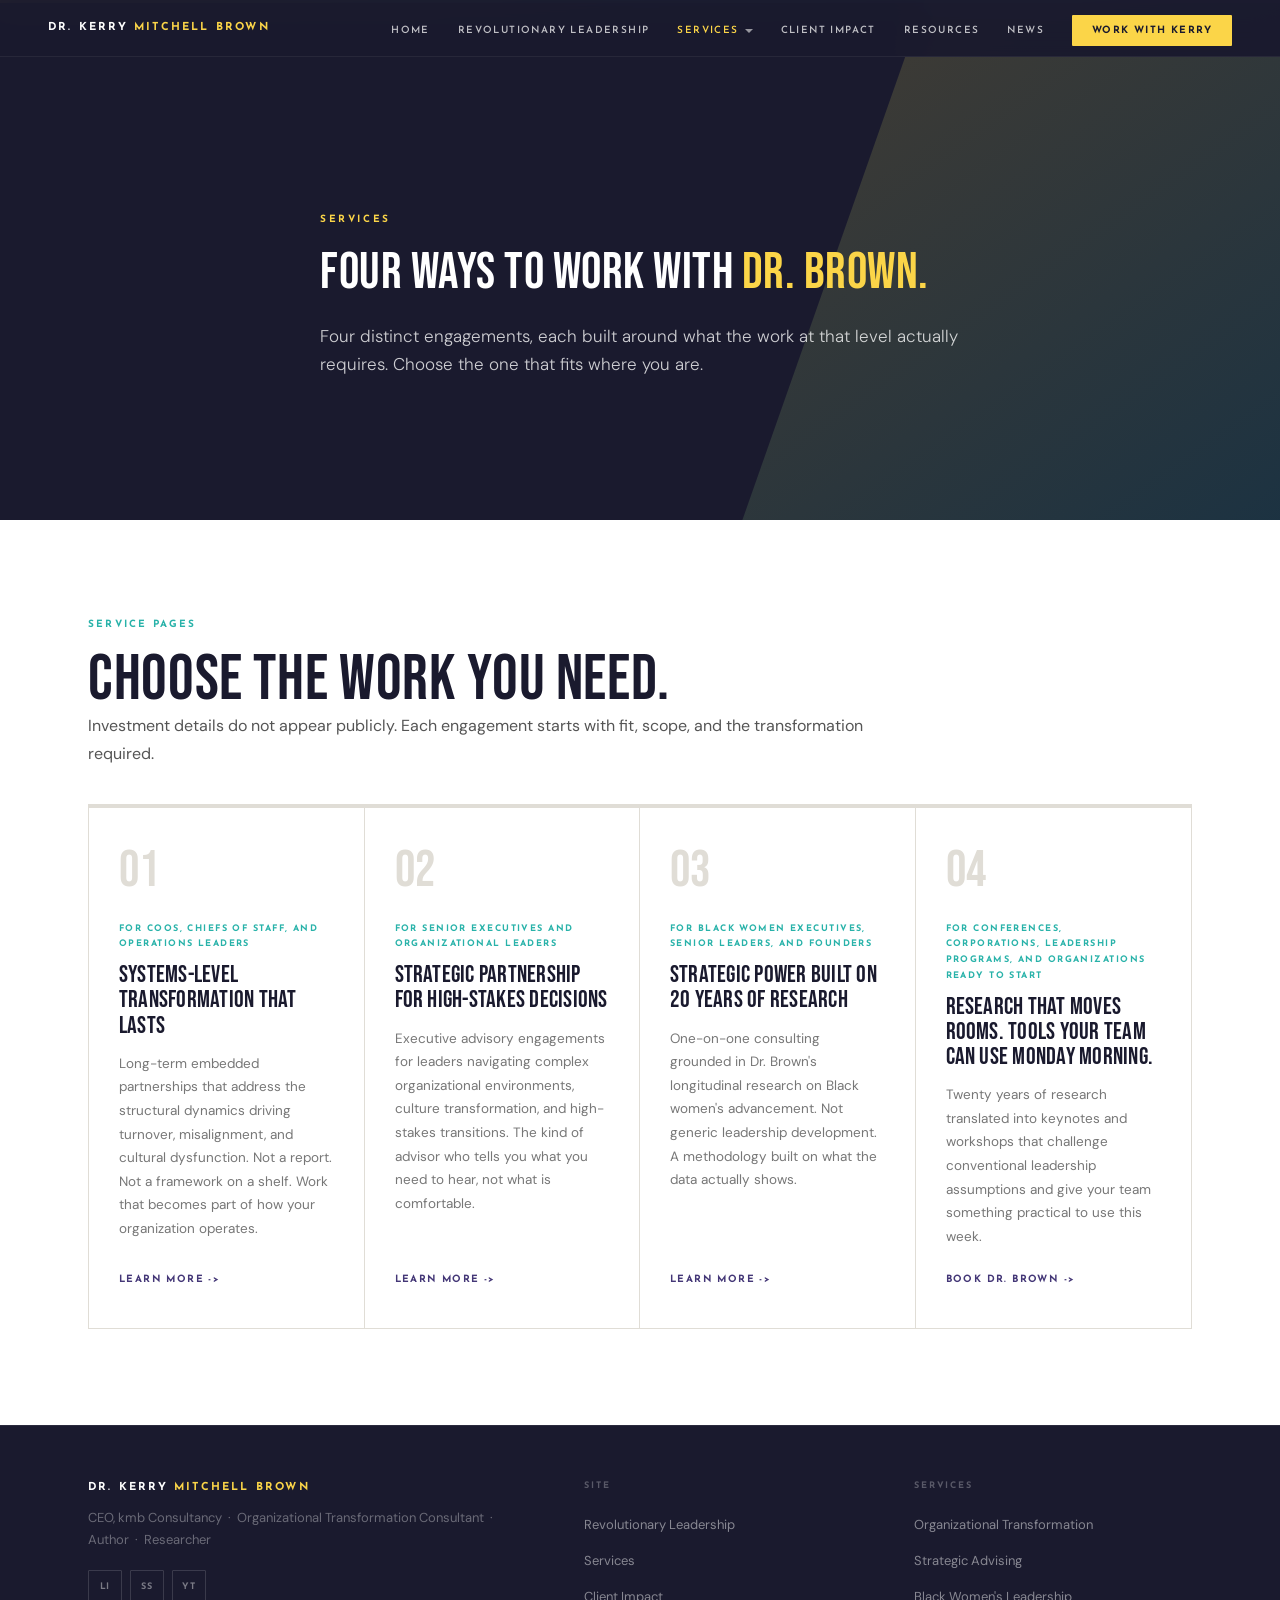
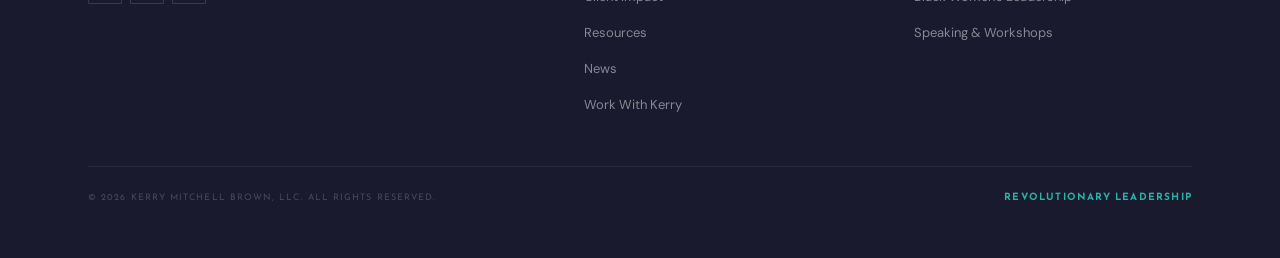
<file: services.html>
<!DOCTYPE html>
<html lang="en">
<head>
  <meta charset="UTF-8">
  <meta name="viewport" content="width=device-width, initial-scale=1.0">
  <title>Services | Dr. Kerry Mitchell Brown</title>
  <link href="https://fonts.googleapis.com/css2?family=Bebas+Neue&family=Josefin+Sans:wght@400;600;700&family=DM+Sans:opsz,wght@9..40,300;9..40,400;9..40,500&display=swap" rel="stylesheet">
  <style>
/* ════════════════════════════════════════════
   KMB Consultancy — kerrymitchellbrown.com
   Shared stylesheet for all pages
   Brand: Restrained Authority
════════════════════════════════════════════ */

:root{
  --charcoal:#1A1A2E;
  --white:#FFFFFF;
  --purple:#443777;
  --gold:#FBD548;
  --teal:#28B2A9;
  --warm:#F5F4F0;
  --mid:#E0DDD6;
  --fd:'Bebas Neue',sans-serif;   /* display — swap → MADE Canvas Black */
  --fs:'Josefin Sans',sans-serif; /* sub/labels/buttons */
  --fb:'DM Sans',sans-serif;      /* body */
}
*,*::before,*::after{box-sizing:border-box;margin:0;padding:0}
html{scroll-behavior:smooth}
body{font-family:var(--fb);background:var(--white);color:var(--charcoal);font-size:16px;line-height:1.75;-webkit-font-smoothing:antialiased}
img{max-width:100%;display:block}
a{text-decoration:none;color:inherit}
.wrap{max-width:1200px;margin:0 auto;padding:0 48px}

/* ━━━ BUTTONS ━━━ */
.btn{font-family:var(--fs);font-size:11px;font-weight:700;letter-spacing:.18em;text-transform:uppercase;padding:15px 32px;display:inline-block;cursor:pointer;transition:all .22s;border-radius:1px;white-space:nowrap;border:none}
.bg{background:var(--gold);color:var(--charcoal)}.bg:hover{background:#e8c22a}
.bp{background:var(--purple);color:var(--white)}.bp:hover{background:#352c5e}
.bw{border:1.5px solid rgba(255,255,255,.5);color:var(--white)}.bw:hover{background:rgba(255,255,255,.1)}
.bt{border:1.5px solid var(--teal);color:var(--teal)}.bt:hover{background:rgba(40,178,169,.1)}
.bd{background:var(--charcoal);color:var(--white)}.bd:hover{background:#000}

.eyebrow{font-family:var(--fs);font-size:10px;font-weight:700;letter-spacing:.24em;text-transform:uppercase;color:var(--teal)}
.slabel{font-family:var(--fs);font-size:10px;font-weight:700;letter-spacing:.22em;text-transform:uppercase;color:var(--teal);display:block;margin-bottom:14px}

.rv{opacity:0;transform:translateY(24px);transition:opacity .6s ease,transform .6s ease}
.rv.on{opacity:1;transform:none}

/* ━━━ NAV ━━━ */
nav{position:fixed;top:0;left:0;right:0;z-index:300;display:flex;align-items:center;justify-content:space-between;padding:22px 48px;transition:background .35s,padding .3s}
nav.stuck{background:rgba(26,26,46,.97);backdrop-filter:blur(12px);padding:14px 48px;border-bottom:1px solid rgba(255,255,255,.06)}
nav.solid{background:rgba(26,26,46,.97);backdrop-filter:blur(12px);padding:14px 48px;border-bottom:1px solid rgba(255,255,255,.06)}
.nlogo{font-family:var(--fs);font-size:11px;font-weight:700;letter-spacing:.2em;text-transform:uppercase;color:var(--white)}
.nlogo b{color:var(--gold)}
.nlinks{display:flex;align-items:center;gap:28px;list-style:none}
.nlinks a{font-family:var(--fs);font-size:10px;font-weight:600;letter-spacing:.14em;text-transform:uppercase;color:rgba(255,255,255,.72);transition:color .2s}
.nlinks a:hover{color:var(--white)}
.nlinks a.active{color:var(--gold)}
.ncta{background:var(--gold)!important;color:var(--charcoal)!important;padding:10px 20px;border-radius:1px;font-family:var(--fs)!important;font-size:10px!important;font-weight:700!important;letter-spacing:.14em!important;text-transform:uppercase!important}

/* nav dropdown (CSS-only, hover & focus) */
.has-dd{position:relative}
.dd-t{display:inline-flex;align-items:center;gap:6px;cursor:pointer}
.dd-t::after{content:'';width:0;height:0;border-left:4px solid transparent;border-right:4px solid transparent;border-top:4px solid rgba(255,255,255,.55);transition:transform .2s,border-top-color .2s}
.has-dd:hover .dd-t::after,.has-dd:focus-within .dd-t::after{transform:rotate(180deg);border-top-color:var(--gold)}
.dd-menu{position:absolute;top:100%;left:-14px;min-width:280px;background:rgba(26,26,46,.98);backdrop-filter:blur(12px);border:1px solid rgba(255,255,255,.08);border-top:2px solid var(--gold);padding:10px 0;list-style:none;opacity:0;visibility:hidden;transform:translateY(8px);transition:opacity .22s,transform .22s,visibility .22s;box-shadow:0 18px 40px rgba(0,0,0,.4);z-index:310}
.has-dd:hover .dd-menu,.has-dd:focus-within .dd-menu{opacity:1;visibility:visible;transform:translateY(0)}
.dd-menu li{margin:0}
.dd-menu a{display:block;padding:11px 22px;font-family:var(--fs);font-size:10px;font-weight:600;letter-spacing:.14em;text-transform:uppercase;color:rgba(255,255,255,.72);transition:background .2s,color .2s;white-space:nowrap}
.dd-menu a:hover{background:rgba(251,213,72,.08);color:var(--gold)}

/* ━━━ HERO (homepage) ━━━ */
.hero{position:relative;height:100vh;min-height:680px;display:flex;align-items:center;overflow:hidden}
.hero-vid{position:absolute;inset:0;pointer-events:none;overflow:hidden}
.hero-vid iframe,.hero-vid video{position:absolute;top:50%;left:50%;transform:translate(-50%,-50%);width:100vw;height:56.25vw;min-height:100vh;min-width:177.78vh;border:none;object-fit:cover}
.hero-ov{position:absolute;inset:0;background:linear-gradient(115deg,rgba(26,26,46,.90) 0%,rgba(68,55,119,.50) 55%,rgba(26,26,46,.30) 100%)}
.hero-ct{position:relative;z-index:2;padding:0 80px;max-width:860px}
.he{font-family:var(--fs);font-size:10px;font-weight:700;letter-spacing:.26em;text-transform:uppercase;color:var(--gold);margin-bottom:18px;opacity:0;animation:fu .8s .1s ease forwards}
.hh{font-family:var(--fd);font-size:clamp(2rem,4vw,3.6rem);font-weight:400;letter-spacing:.01em;line-height:1.05;color:var(--white);margin-bottom:18px;opacity:0;animation:fu .8s .3s ease forwards}
.hh em{color:var(--gold);font-style:normal}
.hs{font-family:var(--fb);font-size:16px;font-weight:300;color:rgba(255,255,255,.78);max-width:480px;line-height:1.65;margin-bottom:12px;opacity:0;animation:fu .8s .5s ease forwards}
.hst{font-family:var(--fs);font-size:9px;font-weight:600;letter-spacing:.18em;text-transform:uppercase;color:rgba(255,255,255,.38);margin-bottom:36px;opacity:0;animation:fu .8s .65s ease forwards}
.hctas{display:flex;gap:14px;flex-wrap:wrap;opacity:0;animation:fu .8s .8s ease forwards}
.hbar{position:absolute;bottom:0;left:80px;width:2px;height:68px;background:var(--teal);z-index:2}
@keyframes fu{from{opacity:0;transform:translateY(20px)}to{opacity:1;transform:none}}

/* ━━━ PAGE HERO (interior pages) ━━━ */
.phero{position:relative;background:var(--charcoal);padding:190px 0 110px;color:var(--white);overflow:hidden;min-height:520px;display:flex;align-items:flex-end}
.phero.purple{background:var(--purple)}
.phero::before{content:'';position:absolute;top:0;left:0;right:0;height:3px;background:linear-gradient(90deg,var(--gold) 0%,var(--teal) 50%,var(--purple) 100%)}
.phero-ct{position:relative;z-index:2;max-width:860px}
.ph-eye{font-family:var(--fs);font-size:10px;font-weight:700;letter-spacing:.26em;text-transform:uppercase;color:var(--gold);margin-bottom:18px}
.ph-h{font-family:var(--fd);font-size:clamp(2rem,4vw,3.4rem);font-weight:400;letter-spacing:.01em;line-height:1.05;color:var(--white);margin-bottom:22px}
.ph-h em{color:var(--gold);font-style:normal}
.ph-s{font-family:var(--fb);font-size:17px;font-weight:300;color:rgba(255,255,255,.78);max-width:640px;line-height:1.65;margin-bottom:32px}
.phero::after{content:'';position:absolute;right:0;bottom:0;width:42vw;max-width:620px;height:100%;background:linear-gradient(145deg,rgba(251,213,72,.18),rgba(40,178,169,.16));clip-path:polygon(34% 0,100% 0,100% 100%,0 100%);pointer-events:none}
.ph-glow{display:none}

/* ━━━ AS SEEN IN ━━━ */
.seen{background:var(--white);border-top:1px solid var(--mid);border-bottom:1px solid var(--mid);padding:30px 0}
.seen-r{display:flex;align-items:center}
.seen-l{font-family:var(--fs);font-size:9px;font-weight:700;letter-spacing:.22em;text-transform:uppercase;color:#c0bdb6;white-space:nowrap;padding-right:32px;border-right:1px solid var(--mid);flex-shrink:0}
.logos{display:flex;align-items:center;gap:32px;flex-wrap:wrap;padding-left:32px}
.logo-i{opacity:.32;transition:opacity .2s;display:flex;align-items:center;flex-shrink:0}
.logo-i:hover{opacity:.7}

/* ━━━ DUAL PROBLEM ━━━ */
.dual{display:grid;grid-template-columns:1fr 1fr}
.dc{padding:80px 56px;position:relative}
.dc.dark{background:var(--charcoal)}
.dc.light{background:var(--warm)}
.dc::before{content:'';position:absolute;top:0;left:0;right:0;height:3px}
.dc.dark::before{background:var(--teal)}
.dc.light::before{background:var(--purple)}
.dc .eyebrow{margin-bottom:16px}
.dc-h{font-family:var(--fd);font-size:clamp(1.9rem,3vw,2.7rem);font-weight:400;letter-spacing:.01em;line-height:1.02;margin:16px 0 22px}
.dc.dark .dc-h{color:var(--white)}
.dc.light .dc-h{color:var(--charcoal)}
.dc-p{font-size:15px;line-height:1.82;margin-bottom:14px}
.dc.dark .dc-p{color:rgba(255,255,255,.62)}
.dc.light .dc-p{color:#555}
.dc-ul{list-style:none;margin:22px 0 34px}
.dc-ul li{font-family:var(--fs);font-size:12px;font-weight:600;letter-spacing:.05em;display:flex;align-items:center;gap:10px;padding:10px 0;border-top:1px solid rgba(255,255,255,.07)}
.dc.light .dc-ul li{border-top-color:rgba(0,0,0,.06)}
.dc-ul li::before{content:'→';color:var(--teal)}
.dc.dark .dc-ul li{color:rgba(255,255,255,.80)}
.dc.light .dc-ul li{color:var(--charcoal)}

/* ━━━ CREDENTIALS ━━━ */
.creds{background:var(--charcoal);padding:80px 0 96px}
.stats{display:grid;grid-template-columns:repeat(4,1fr);border-bottom:1px solid rgba(255,255,255,.08);border-top:1px solid rgba(255,255,255,.08)}
.st{padding:44px 0;text-align:center;border-right:1px solid rgba(255,255,255,.07)}
.st:last-child{border-right:none}
.st-n{font-family:var(--fd);font-size:clamp(2.8rem,4.5vw,4rem);font-weight:400;color:var(--gold);line-height:1;display:block;margin-bottom:8px}
.st-l{font-family:var(--fs);font-size:9px;font-weight:700;letter-spacing:.22em;text-transform:uppercase;color:rgba(255,255,255,.35)}

.cg{display:grid;grid-template-columns:380px 1fr;gap:64px;align-items:start;padding-top:64px}
.cphoto{position:relative;border-radius:2px;overflow:hidden;background:var(--purple);aspect-ratio:3/4;width:100%}
.cpholder{position:absolute;inset:0;display:flex;flex-direction:column;align-items:center;justify-content:center;gap:14px;padding:24px}
.cpholder svg{opacity:.18}
.cpholder p{font-family:var(--fs);font-size:9px;font-weight:700;letter-spacing:.18em;text-transform:uppercase;color:rgba(255,255,255,.28);text-align:center;line-height:1.8}
.cphoto::after{content:'';position:absolute;bottom:0;left:0;right:0;height:4px;background:var(--gold)}

.cbio{padding-top:4px}
.cred-h{font-family:var(--fd);font-size:clamp(2.2rem,3.8vw,3.4rem);font-weight:400;letter-spacing:.01em;line-height:1.0;color:var(--white);margin-bottom:26px}
.cred-h em{color:var(--gold);font-style:normal}
.cred-p{font-size:15px;line-height:1.85;color:rgba(255,255,255,.60);margin-bottom:14px}
.badges{display:flex;flex-wrap:wrap;gap:8px;margin:26px 0 34px}
.badge{font-family:var(--fs);font-size:9px;font-weight:700;letter-spacing:.12em;text-transform:uppercase;padding:6px 12px;border:1px solid rgba(40,178,169,.35);color:var(--teal);border-radius:1px}

/* ━━━ SERVICES (homepage) ━━━ */
.services{background:var(--white);padding:96px 0}
.sh2{font-family:var(--fd);font-size:clamp(2.4rem,5vw,4rem);font-weight:400;letter-spacing:.01em;line-height:1.0;color:var(--charcoal);margin-top:8px}
.shdr{margin-bottom:52px}

.sgrid{display:grid;grid-template-columns:repeat(4,1fr);border:1px solid var(--mid)}
.scard{padding:40px 30px;border-right:1px solid var(--mid);position:relative;transition:background .25s;overflow:hidden;display:flex;flex-direction:column}
.scard:last-child{border-right:none}
.scard::before{content:'';position:absolute;top:0;left:0;right:0;height:3px;background:var(--mid);transition:background .25s}
.scard:hover{background:var(--charcoal)}
.scard:hover::before{background:var(--gold)}
.scard:hover .snum{color:rgba(68,55,119,.3)}
.scard:hover .saud{color:var(--teal)}
.scard:hover .stit{color:var(--white)}
.scard:hover .sbod{color:rgba(255,255,255,.55)}
.scard:hover .slnk{color:var(--gold)}
.snum{font-family:var(--fd);font-size:3.2rem;font-weight:400;color:var(--mid);line-height:1;margin-bottom:24px;transition:color .25s}
.saud{font-family:var(--fs);font-size:9px;font-weight:700;letter-spacing:.16em;text-transform:uppercase;color:var(--teal);margin-bottom:10px}
.stit{font-family:var(--fd);font-size:1.5rem;font-weight:400;letter-spacing:.01em;line-height:1.05;color:var(--charcoal);margin-bottom:14px;transition:color .25s}
.sbod{font-size:13.5px;line-height:1.75;color:#777;margin-bottom:22px;transition:color .25s;flex:1}
.slnk{font-family:var(--fs);font-size:10px;font-weight:700;letter-spacing:.14em;text-transform:uppercase;color:var(--purple);display:flex;align-items:center;gap:6px;transition:color .25s}

/* ━━━ RL BRIDGE ━━━ */
.rl{background:var(--purple);padding:52px 0}
.rlg{display:grid;grid-template-columns:160px 1fr 280px;gap:48px;align-items:center}
.rlbook{background:var(--charcoal);border-radius:2px;border-left:6px solid var(--gold);padding:20px 16px 20px 20px;box-shadow:10px 10px 40px rgba(0,0,0,.45);aspect-ratio:2/3;display:flex;flex-direction:column;justify-content:space-between}
.rlt{font-family:var(--fd);font-size:1.4rem;font-weight:400;letter-spacing:.01em;color:var(--white);line-height:1.05}
.rls{font-family:var(--fs);font-size:8px;font-weight:700;letter-spacing:.16em;text-transform:uppercase;color:var(--gold);margin-top:8px}
.rla{font-family:var(--fs);font-size:8px;letter-spacing:.1em;color:rgba(255,255,255,.38)}
.rl-copy .slabel{color:var(--gold)}
.rlh{font-family:var(--fd);font-size:clamp(1.7rem,2.5vw,2.3rem);font-weight:400;letter-spacing:.01em;line-height:1.02;color:var(--white);margin-bottom:12px}
.rlp{font-size:14px;line-height:1.75;color:rgba(255,255,255,.62);margin-bottom:10px}
.rlpub{font-family:var(--fs);font-size:9px;font-weight:700;letter-spacing:.16em;text-transform:uppercase;color:var(--gold);margin-bottom:22px}
.rlctas{display:flex;gap:12px;flex-wrap:wrap}
.ends{display:flex;flex-direction:column;gap:10px}
.eq{background:rgba(251,213,72,.12);border-left:3px solid var(--gold);padding:12px 14px;border-radius:0 2px 2px 0}
.eqq{font-family:var(--fb);font-size:12px;font-style:italic;color:rgba(255,255,255,.88);line-height:1.45;margin-bottom:6px}
.eqn{font-family:var(--fs);font-size:8px;font-weight:700;letter-spacing:.1em;text-transform:uppercase;color:var(--gold);opacity:.75}

/* ━━━ TESTIMONIALS ━━━ */
.testi{background:var(--warm);padding:96px 0}
.tgrid{display:grid;grid-template-columns:1fr 1fr;gap:24px}
.tc{background:var(--white);padding:44px 40px;border-bottom:3px solid transparent;transition:border-color .25s}
.tc:hover{border-color:var(--teal)}

/* testimonials slider (CSS-only scroll-snap, no JS) */
.tslider{position:relative;margin-top:8px}
.tslider .tgrid{display:flex;gap:24px;overflow-x:auto;scroll-snap-type:x mandatory;scroll-behavior:smooth;padding:8px 4px 28px;margin:0 -4px;-webkit-overflow-scrolling:touch;scrollbar-width:thin;scrollbar-color:var(--teal) transparent}
.tslider .tgrid::-webkit-scrollbar{height:6px}
.tslider .tgrid::-webkit-scrollbar-track{background:rgba(0,0,0,.05);border-radius:3px}
.tslider .tgrid::-webkit-scrollbar-thumb{background:var(--teal);border-radius:3px}
.tslider .tc{flex:0 0 calc(50% - 12px);scroll-snap-align:start;min-width:300px}
.tslider .tc:first-child{scroll-snap-align:start}
.thint{font-family:var(--fs);font-size:9px;font-weight:700;letter-spacing:.18em;text-transform:uppercase;color:#bbb;display:flex;align-items:center;gap:8px;margin-top:6px}
.thint::before{content:'⇆';font-size:13px;color:var(--teal)}
@media(max-width:1024px){
  .tslider .tc{flex:0 0 calc(85% - 12px)}
}

/* signature talks accordion (HTML <details>) */
.talk-acc{border-top:1px solid var(--mid)}
.talk-acc summary{list-style:none;cursor:pointer;display:grid;grid-template-columns:80px 1fr auto;gap:24px;padding:26px 4px;border-bottom:1px solid var(--mid);align-items:center;transition:background .2s}
.talk-acc summary::-webkit-details-marker{display:none}
.talk-acc summary::marker{display:none}
.talk-acc summary:hover{background:var(--warm)}
.talk-acc[open] summary{background:var(--warm);border-bottom-color:transparent}
.talk-acc .talk-n{font-family:var(--fd);font-size:2.4rem;color:var(--gold);line-height:1}
.talk-acc .talk-head{display:flex;flex-direction:column;gap:6px}
.talk-acc .talk-head .talk-h{font-family:var(--fd);font-size:1.4rem;line-height:1.1;letter-spacing:.01em;color:var(--charcoal);margin:0}
.talk-acc .talk-head .talk-sub{font-family:var(--fs);font-size:11px;font-weight:700;letter-spacing:.12em;text-transform:uppercase;color:var(--teal);margin:0}
.talk-tog{font-family:var(--fs);font-size:18px;color:var(--purple);width:36px;height:36px;border:1px solid var(--mid);border-radius:50%;display:inline-flex;align-items:center;justify-content:center;transition:transform .25s,background .2s,color .2s,border-color .2s}
.talk-acc[open] .talk-tog{transform:rotate(45deg);background:var(--purple);color:var(--white);border-color:var(--purple)}
.talk-acc .talk-body{padding:8px 4px 28px 112px;border-bottom:1px solid var(--mid);background:var(--warm)}
.talk-acc .talk-body p{font-size:14.5px;line-height:1.78;color:#555;margin-bottom:12px}
.talk-acc .talk-body .talk-aud{font-family:var(--fs);font-size:10px;font-weight:600;letter-spacing:.1em;text-transform:uppercase;color:#999}
.talk-acc .talk-body .talk-aud b{color:var(--charcoal);font-weight:700;letter-spacing:.16em;margin-right:8px}
@media(max-width:1024px){
  .talk-acc summary{grid-template-columns:50px 1fr auto;gap:16px}
  .talk-acc .talk-body{padding-left:18px}
}
.tmark{font-family:var(--fd);font-size:72px;color:var(--gold);line-height:.6;margin-bottom:20px;display:block}
.tq{font-size:15px;font-style:italic;line-height:1.8;color:#444;margin-bottom:24px}
.ta strong{font-family:var(--fs);font-size:11px;font-weight:700;letter-spacing:.1em;text-transform:uppercase;color:var(--charcoal);display:block;margin-bottom:3px}
.ta span{font-size:13px;color:#999}
.tph{background:var(--white);padding:44px 40px;border:2px dashed var(--mid);display:flex;flex-direction:column;align-items:center;justify-content:center;gap:10px;text-align:center;min-height:220px}
.tph p{font-family:var(--fs);font-size:9px;font-weight:700;letter-spacing:.14em;text-transform:uppercase;color:#c8c4bc}
.tcta{text-align:center;margin-top:52px}

/* ━━━ WORK WITH ━━━ */
.work{background:var(--charcoal);padding:96px 0}
.wcards{display:grid;grid-template-columns:1fr 1fr;gap:2px;margin-top:52px}
.wc{background:rgba(255,255,255,.04);border:1px solid rgba(255,255,255,.07);padding:52px 48px;transition:background .25s}
.wc:hover{background:rgba(255,255,255,.08)}
.wc .eyebrow{margin-bottom:16px}
.wch{font-family:var(--fd);font-size:clamp(1.8rem,3vw,2.6rem);font-weight:400;letter-spacing:.01em;line-height:1.02;color:var(--white);margin-bottom:18px}
.wcp{font-size:14px;line-height:1.78;color:rgba(255,255,255,.55);margin-bottom:32px}

/* ━━━ FOOTER ━━━ */
footer{background:var(--charcoal);border-top:1px solid rgba(255,255,255,.07);padding:52px 0}
.fg{display:grid;grid-template-columns:1.6fr 1fr 1fr;gap:52px;margin-bottom:40px}
.fbrand{font-family:var(--fs);font-size:11px;font-weight:700;letter-spacing:.2em;text-transform:uppercase;color:var(--white);margin-bottom:10px}
.fbrand b{color:var(--gold)}
.ftag{font-size:13px;line-height:1.65;color:rgba(255,255,255,.35);margin-bottom:20px}
.fsoc{display:flex;gap:8px}
.fsoc a{font-family:var(--fs);font-size:9px;font-weight:700;letter-spacing:.08em;width:34px;height:34px;border:1px solid rgba(255,255,255,.14);display:flex;align-items:center;justify-content:center;color:rgba(255,255,255,.42);transition:all .2s;border-radius:1px}
.fsoc a:hover{border-color:var(--gold);color:var(--gold)}
.fc h4{font-family:var(--fs);font-size:9px;font-weight:700;letter-spacing:.2em;text-transform:uppercase;color:rgba(255,255,255,.28);margin-bottom:16px}
.fc ul{list-style:none}
.fc ul li{margin-bottom:8px}
.fc ul li a{font-size:13px;color:rgba(255,255,255,.48);transition:color .2s}
.fc ul li a:hover{color:var(--white)}
.fbot{border-top:1px solid rgba(255,255,255,.07);padding-top:22px;display:flex;justify-content:space-between;align-items:center;flex-wrap:wrap;gap:12px}
.fbot p{font-family:var(--fs);font-size:9px;letter-spacing:.12em;text-transform:uppercase;color:rgba(255,255,255,.2)}
.fbot a{font-family:var(--fs);font-size:10px;font-weight:700;letter-spacing:.12em;text-transform:uppercase;color:var(--teal)}

/* ━━━ GENERIC SECTIONS ━━━ */
section.sec{padding:96px 0;background:var(--white)}
section.sec.warm{background:var(--warm)}
section.sec.dark{background:var(--charcoal);color:var(--white)}
section.sec.purple{background:var(--purple);color:var(--white)}
.sec-h{font-family:var(--fd);font-size:clamp(2rem,4vw,3rem);font-weight:400;letter-spacing:.01em;line-height:1.04;color:var(--charcoal);margin-bottom:18px}
.sec.dark .sec-h,.sec.purple .sec-h{color:var(--white)}
.sec-h em{color:var(--gold);font-style:normal}
.sec-sub{font-size:16px;line-height:1.78;color:#555;max-width:780px;margin-bottom:36px}
.sec.dark .sec-sub,.sec.purple .sec-sub{color:rgba(255,255,255,.62)}
.sec-body p{font-size:15.5px;line-height:1.85;margin-bottom:16px;color:#444}
.sec.dark .sec-body p,.sec.purple .sec-body p{color:rgba(255,255,255,.7)}

/* prose lists */
.plist{list-style:none;margin:18px 0 28px}
.plist li{font-size:15px;line-height:1.7;padding:10px 0 10px 26px;position:relative;color:#444;border-top:1px solid var(--mid)}
.plist li:first-child{border-top:none}
.plist li::before{content:'→';position:absolute;left:0;top:10px;color:var(--teal);font-weight:700}
.sec.dark .plist li,.sec.purple .plist li{color:rgba(255,255,255,.78);border-top-color:rgba(255,255,255,.08)}

.subhead{font-family:var(--fd);font-size:clamp(1.4rem,2.2vw,1.9rem);font-weight:400;letter-spacing:.01em;line-height:1.1;margin:36px 0 14px;color:var(--charcoal)}
.sec.dark .subhead,.sec.purple .subhead{color:var(--white)}
.subhead em{color:var(--gold);font-style:normal}

/* ━━━ TWO-COLUMN LAYOUTS ━━━ */
.tcol{display:grid;grid-template-columns:1fr 1fr;gap:64px;align-items:start}
.tcol.bias-left{grid-template-columns:1.3fr 1fr}
.tcol.bias-right{grid-template-columns:1fr 1.3fr}

/* photo card */
.pcard{position:relative;background:var(--purple);aspect-ratio:3/4;overflow:hidden;border-radius:2px}
.pcard.wide{aspect-ratio:4/3}
.pcard.kerry-photo{
  background-image:linear-gradient(135deg,rgba(68,55,119,.7) 0%,rgba(26,26,46,.85) 100%),
                   url('https://images.unsplash.com/photo-1573497019418-b400bb3ab074?w=800&auto=format');
  background-size:cover;
  background-position:center top;
}
.pcard::after{content:'';position:absolute;bottom:0;left:0;right:0;height:4px;background:var(--gold)}
.pcard-ph{position:absolute;inset:0;display:flex;flex-direction:column;align-items:center;justify-content:center;gap:14px;padding:24px;text-align:center}
.pcard-ph svg{opacity:.22}
.pcard-ph p{font-family:var(--fs);font-size:9px;font-weight:700;letter-spacing:.18em;text-transform:uppercase;color:rgba(255,255,255,.34);line-height:1.8}

/* ━━━ TALK CARDS (Speaking page) ━━━ */
.talks{display:grid;grid-template-columns:1fr;gap:0;border-top:1px solid var(--mid)}
.talk{display:grid;grid-template-columns:80px 1fr 240px;gap:32px;padding:34px 4px;border-bottom:1px solid var(--mid);align-items:start;transition:background .2s}
.talk:hover{background:var(--warm)}
.talk-n{font-family:var(--fd);font-size:2.6rem;color:var(--gold);line-height:1}
.talk-h{font-family:var(--fd);font-size:1.5rem;line-height:1.1;letter-spacing:.01em;color:var(--charcoal);margin-bottom:8px}
.talk-sub{font-family:var(--fs);font-size:11px;font-weight:700;letter-spacing:.12em;text-transform:uppercase;color:var(--teal);margin-bottom:14px}
.talk-p{font-size:14.5px;line-height:1.75;color:#555}
.talk-aud{font-family:var(--fs);font-size:10px;font-weight:600;letter-spacing:.1em;text-transform:uppercase;color:#999;line-height:1.6}
.talk-aud b{display:block;color:var(--charcoal);font-weight:700;letter-spacing:.16em;margin-bottom:6px}

/* ━━━ FORMAT PILLS ━━━ */
.formats{display:grid;grid-template-columns:repeat(auto-fit,minmax(220px,1fr));gap:16px;margin-top:24px}
.fmt{padding:24px 22px;background:var(--warm);border-left:3px solid var(--teal);border-radius:0 2px 2px 0}
.fmt h4{font-family:var(--fd);font-size:1.15rem;line-height:1.1;color:var(--charcoal);margin-bottom:6px}
.fmt p{font-size:13.5px;line-height:1.65;color:#666}

/* ━━━ SECTOR CARDS (Org Transformation) ━━━ */
.sectors{display:grid;grid-template-columns:1fr 1fr;gap:2px;background:var(--mid);margin-top:32px}
.sec-card{background:var(--white);padding:38px 32px;position:relative;transition:background .25s}
.sec-card.primary{background:var(--charcoal);color:var(--white)}
.sec-card.primary .sec-card-h{color:var(--white)}
.sec-card.primary .sec-card-p{color:rgba(255,255,255,.65)}
.sec-card-tag{font-family:var(--fs);font-size:10px;font-weight:700;letter-spacing:.18em;text-transform:uppercase;color:var(--teal);margin-bottom:12px;display:flex;align-items:center;gap:8px}
.sec-card-tag .pri{background:var(--gold);color:var(--charcoal);padding:3px 7px;font-size:8px;letter-spacing:.16em;border-radius:1px}
.sec-card-h{font-family:var(--fd);font-size:1.45rem;line-height:1.1;color:var(--charcoal);margin-bottom:10px}
.sec-card-p{font-size:14px;line-height:1.7;color:#555}

/* ━━━ NEWS LIST ━━━ */
.newslist{display:grid;grid-template-columns:1fr;gap:0;margin-top:8px}
.nitem{display:grid;grid-template-columns:120px 1fr 180px;gap:32px;padding:24px 4px;border-bottom:1px solid var(--mid);align-items:center;transition:background .2s,padding .2s;cursor:pointer}
.nitem:hover{background:var(--warm);padding-left:14px}
.ndate{font-family:var(--fs);font-size:10px;font-weight:700;letter-spacing:.12em;text-transform:uppercase;color:#999}
.ntitle{font-family:var(--fd);font-size:1.2rem;line-height:1.2;color:var(--charcoal)}
.nsource{font-family:var(--fs);font-size:10px;font-weight:600;letter-spacing:.1em;text-transform:uppercase;color:var(--teal);text-align:right}

/* news filters */
.filters{display:flex;gap:8px;flex-wrap:wrap;margin:28px 0 8px}
.filter{font-family:var(--fs);font-size:10px;font-weight:700;letter-spacing:.16em;text-transform:uppercase;padding:9px 16px;border:1px solid var(--mid);background:transparent;cursor:pointer;color:#666;transition:all .2s;border-radius:1px}
.filter:hover{border-color:var(--charcoal);color:var(--charcoal)}
.filter.on{background:var(--charcoal);color:var(--white);border-color:var(--charcoal)}

/* ━━━ NEWS CARDS (v2) ━━━ */
.ngrid{display:grid;grid-template-columns:repeat(3,1fr);gap:28px;margin-top:32px}
.ncard{background:var(--white);border:1px solid var(--mid);overflow:hidden;display:flex;flex-direction:column;transition:transform .25s,box-shadow .25s;cursor:pointer}
.ncard:hover{transform:translateY(-4px);box-shadow:0 18px 40px rgba(26,26,46,.10)}
.ncard-img{position:relative;aspect-ratio:16/10;background:linear-gradient(135deg,var(--purple) 0%,var(--charcoal) 100%);overflow:hidden;display:flex;align-items:center;justify-content:center}
.ncard-img::after{content:'';position:absolute;inset:0;background:radial-gradient(circle at 30% 30%,rgba(251,213,72,.18),transparent 55%)}
.ncard-img .nph{position:relative;z-index:1;font-family:var(--fs);font-size:9px;font-weight:700;letter-spacing:.22em;text-transform:uppercase;color:rgba(255,255,255,.45);text-align:center;padding:14px}
.ncard-tag{position:absolute;top:14px;left:14px;background:var(--gold);color:var(--charcoal);font-family:var(--fs);font-size:9px;font-weight:700;letter-spacing:.18em;text-transform:uppercase;padding:5px 10px;z-index:2;border-radius:1px}
.ncard-body{padding:24px 26px 28px;display:flex;flex-direction:column;gap:10px;flex:1}
.ncard-date{font-family:var(--fs);font-size:10px;font-weight:700;letter-spacing:.14em;text-transform:uppercase;color:#999}
.ncard-title{font-family:var(--fd);font-size:1.25rem;line-height:1.18;color:var(--charcoal);letter-spacing:.01em}
.ncard-source{font-family:var(--fs);font-size:10px;font-weight:700;letter-spacing:.16em;text-transform:uppercase;color:var(--teal);margin-top:auto;padding-top:10px;border-top:1px solid var(--mid)}
@media(max-width:1024px){.ngrid{grid-template-columns:repeat(2,1fr);gap:20px}}
@media(max-width:640px){.ngrid{grid-template-columns:1fr}}

/* ━━━ ASSESSMENT ━━━ */
.assess-box{background:var(--warm);padding:48px;border-left:5px solid var(--gold);margin-top:24px}
.assess-box h3{font-family:var(--fd);font-size:1.6rem;color:var(--charcoal);margin-bottom:14px}

/* ━━━ CONTACT FORM ━━━ */
.contact-grid{display:grid;grid-template-columns:1fr 1fr;gap:2px;background:rgba(255,255,255,.07)}
.cform{background:var(--charcoal);padding:48px}
.cform.alt{background:#13132a}
.cform h3{font-family:var(--fd);font-size:1.7rem;color:var(--white);line-height:1.1;margin-bottom:8px}
.cform .eyebrow{margin-bottom:14px}
.cform p{font-size:14px;line-height:1.7;color:rgba(255,255,255,.6);margin-bottom:24px}
.cform label{display:block;font-family:var(--fs);font-size:10px;font-weight:700;letter-spacing:.16em;text-transform:uppercase;color:rgba(255,255,255,.6);margin:18px 0 6px}
.cform input,.cform select,.cform textarea{width:100%;padding:12px 14px;background:rgba(255,255,255,.05);border:1px solid rgba(255,255,255,.12);color:var(--white);font-family:var(--fb);font-size:14px;border-radius:1px;outline:none;transition:border-color .2s}
.cform input:focus,.cform select:focus,.cform textarea:focus{border-color:var(--gold)}
.cform textarea{resize:vertical;min-height:90px}
.cform .btn{margin-top:24px;width:100%}

/* ━━━ SERVICES INDEX ━━━ */
.svc-list{display:grid;grid-template-columns:1fr;gap:2px;margin-top:32px;background:var(--mid)}
.svc-row{background:var(--white);padding:38px 40px;display:grid;grid-template-columns:60px 1fr 180px;gap:32px;align-items:center;transition:all .25s;cursor:pointer}
.svc-row:hover{background:var(--charcoal);color:var(--white)}
.svc-row:hover .svc-h{color:var(--white)}
.svc-row:hover .svc-p{color:rgba(255,255,255,.65)}
.svc-row:hover .svc-arrow{color:var(--gold);transform:translateX(8px)}
.svc-num{font-family:var(--fd);font-size:2.4rem;color:var(--mid);line-height:1;transition:color .25s}
.svc-row:hover .svc-num{color:rgba(251,213,72,.4)}
.svc-tag{font-family:var(--fs);font-size:9px;font-weight:700;letter-spacing:.18em;text-transform:uppercase;color:var(--teal);margin-bottom:6px}
.svc-h{font-family:var(--fd);font-size:1.5rem;line-height:1.1;color:var(--charcoal);margin-bottom:6px;transition:color .25s}
.svc-p{font-size:14px;line-height:1.7;color:#666;transition:color .25s}
.svc-arrow{font-family:var(--fs);font-size:11px;font-weight:700;letter-spacing:.18em;text-transform:uppercase;color:var(--purple);text-align:right;transition:all .25s}

/* ━━━ MOBILE ━━━ */
@media(max-width:1024px){
  .dual,.cg,.rlg,.wcards,.fg,.tcol,.tcol.bias-left,.tcol.bias-right,.contact-grid,.sectors{grid-template-columns:1fr}
  .sgrid{grid-template-columns:repeat(2,1fr)}
  .tgrid{grid-template-columns:1fr}
  .stats{grid-template-columns:repeat(2,1fr)}
  .hero-ct{padding:0 36px}
  nav{padding:16px 24px}
  .nlinks{display:none}
  .talk{grid-template-columns:60px 1fr}
  .talk-aud{grid-column:1/-1;border-top:1px solid var(--mid);padding-top:14px}
  .nitem{grid-template-columns:90px 1fr;gap:14px}
  .nsource{grid-column:1/-1;text-align:left}
  .svc-row{grid-template-columns:50px 1fr;gap:18px}
  .svc-arrow{grid-column:1/-1;text-align:left;margin-top:8px}
}
@media(max-width:640px){
  .sgrid{grid-template-columns:1fr}
  .wrap{padding:0 20px}
  .dc{padding:52px 24px}
  .phero{padding:130px 0 60px}
  .cform{padding:32px 24px}
  .assess-box{padding:32px 24px}
}

</style>
</head>
<body>
  <nav id="nav" class="solid">
    <a class="nlogo" href="index.html">Dr. Kerry <b>Mitchell Brown</b></a>
    <ul class="nlinks">
        <li><a href="index.html">Home</a></li>
        <li><a href="https://revolutionarylead.com/">Revolutionary Leadership</a></li>
        <li class="has-dd" tabindex="0">
          <a href="services.html" class="dd-t active">Services</a>
          <ul class="dd-menu">
            <li><a href="organizational-transformation.html">Organizational Transformation</a></li>
            <li><a href="strategic-advising.html">Strategic Advising</a></li>
            <li><a href="black-womens-leadership.html">Black Women's Leadership</a></li>
            <li><a href="speaking-and-workshops.html">Speaking &amp; Workshops</a></li>
          </ul>
        </li>
        <li><a href="client-impact.html">Client Impact</a></li>
        <li><a href="assessment.html">Resources</a></li>
        <li><a href="news.html">News</a></li>
        <li><a href="contact.html" class="ncta">Work With Kerry</a></li>
    </ul>
  </nav>

  <header class="phero">
    <div class="ph-glow"></div>
    <div class="wrap">
      <div class="phero-ct">
        <p class="ph-eye">Services</p>
        <h1 class="ph-h">Four Ways to Work With <em>Dr. Brown.</em></h1>
        <p class="ph-s">Four distinct engagements, each built around what the work at that level actually requires. Choose the one that fits where you are.</p>
        
      </div>
    </div>
  </header>
  <section class="services">
    <div class="wrap">
      <span class="slabel">Service Pages</span>
      <h2 class="sh2">Choose the Work You Need.</h2>
      <p class="sec-sub">Investment details do not appear publicly. Each engagement starts with fit, scope, and the transformation required.</p>
      <div class="sgrid">
    <a class="scard" href="organizational-transformation.html">
      <span class="snum">01</span>
      <div class="saud">For COOs, Chiefs of Staff, and Operations Leaders</div>
      <h3 class="stit">Systems-Level Transformation That Lasts</h3>
      <p class="sbod">Long-term embedded partnerships that address the structural dynamics driving turnover, misalignment, and cultural dysfunction. Not a report. Not a framework on a shelf. Work that becomes part of how your organization operates.</p>
      <span class="slnk">Learn More -></span>
    </a>
    <a class="scard" href="strategic-advising.html">
      <span class="snum">02</span>
      <div class="saud">For Senior Executives and Organizational Leaders</div>
      <h3 class="stit">Strategic Partnership for High-Stakes Decisions</h3>
      <p class="sbod">Executive advisory engagements for leaders navigating complex organizational environments, culture transformation, and high-stakes transitions. The kind of advisor who tells you what you need to hear, not what is comfortable.</p>
      <span class="slnk">Learn More -></span>
    </a>
    <a class="scard" href="black-womens-leadership.html">
      <span class="snum">03</span>
      <div class="saud">For Black Women Executives, Senior Leaders, and Founders</div>
      <h3 class="stit">Strategic Power Built on 20 Years of Research</h3>
      <p class="sbod">One-on-one consulting grounded in Dr. Brown's longitudinal research on Black women's advancement. Not generic leadership development. A methodology built on what the data actually shows.</p>
      <span class="slnk">Learn More -></span>
    </a>
    <a class="scard" href="speaking-and-workshops.html">
      <span class="snum">04</span>
      <div class="saud">For Conferences, Corporations, Leadership Programs, and Organizations Ready to Start</div>
      <h3 class="stit">Research That Moves Rooms. Tools Your Team Can Use Monday Morning.</h3>
      <p class="sbod">Twenty years of research translated into keynotes and workshops that challenge conventional leadership assumptions and give your team something practical to use this week.</p>
      <span class="slnk">Book Dr. Brown -></span>
    </a>
  </div>
    </div>
  </section>

  <footer>
    <div class="wrap">
      <div class="fg">
        <div>
          <div class="fbrand">Dr. Kerry <b>Mitchell Brown</b></div>
          <p class="ftag">CEO, kmb Consultancy &nbsp;·&nbsp; Organizational Transformation Consultant &nbsp;·&nbsp; Author &nbsp;·&nbsp; Researcher</p>
          <div class="fsoc">
            <a href="https://www.linkedin.com">LI</a><a href="https://substack.com">SS</a><a href="https://www.youtube.com">YT</a>
          </div>
        </div>
        <div class="fc">
          <h4>Site</h4>
          <ul>
            <li><a href="https://revolutionarylead.com/">Revolutionary Leadership</a></li>
            <li><a href="services.html">Services</a></li>
            <li><a href="client-impact.html">Client Impact</a></li>
            <li><a href="assessment.html">Resources</a></li>
            <li><a href="news.html">News</a></li>
            <li><a href="contact.html">Work With Kerry</a></li>
          </ul>
        </div>
        <div class="fc">
          <h4>Services</h4>
          <ul>
            <li><a href="organizational-transformation.html">Organizational Transformation</a></li>
            <li><a href="strategic-advising.html">Strategic Advising</a></li>
            <li><a href="black-womens-leadership.html">Black Women's Leadership</a></li>
            <li><a href="speaking-and-workshops.html">Speaking & Workshops</a></li>
          </ul>
        </div>
      </div>
      <div class="fbot">
        <p>© 2026 Kerry Mitchell Brown, LLC. All rights reserved.</p>
        <a href="https://revolutionarylead.com/">Revolutionary Leadership</a>
      </div>
    </div>
  </footer>
  <script src="site.js"></script>
</body>
</html>
</file>
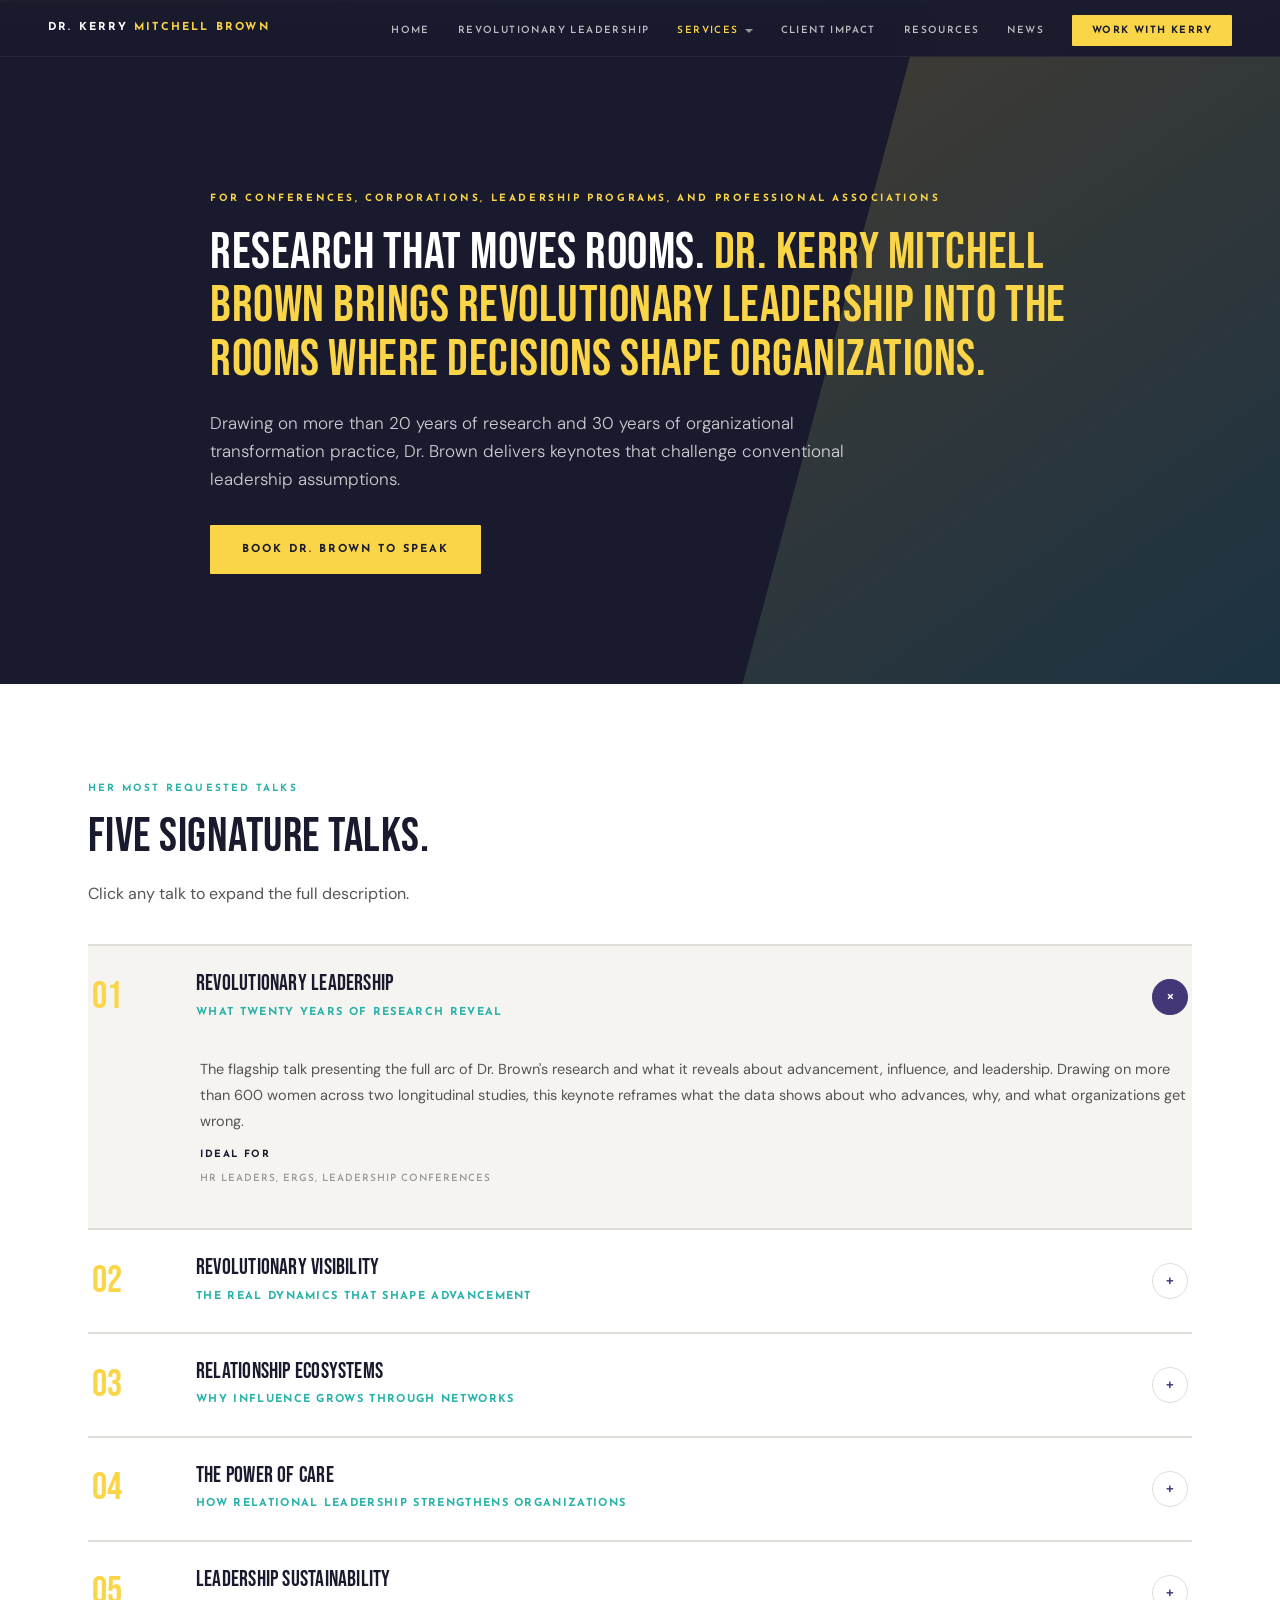
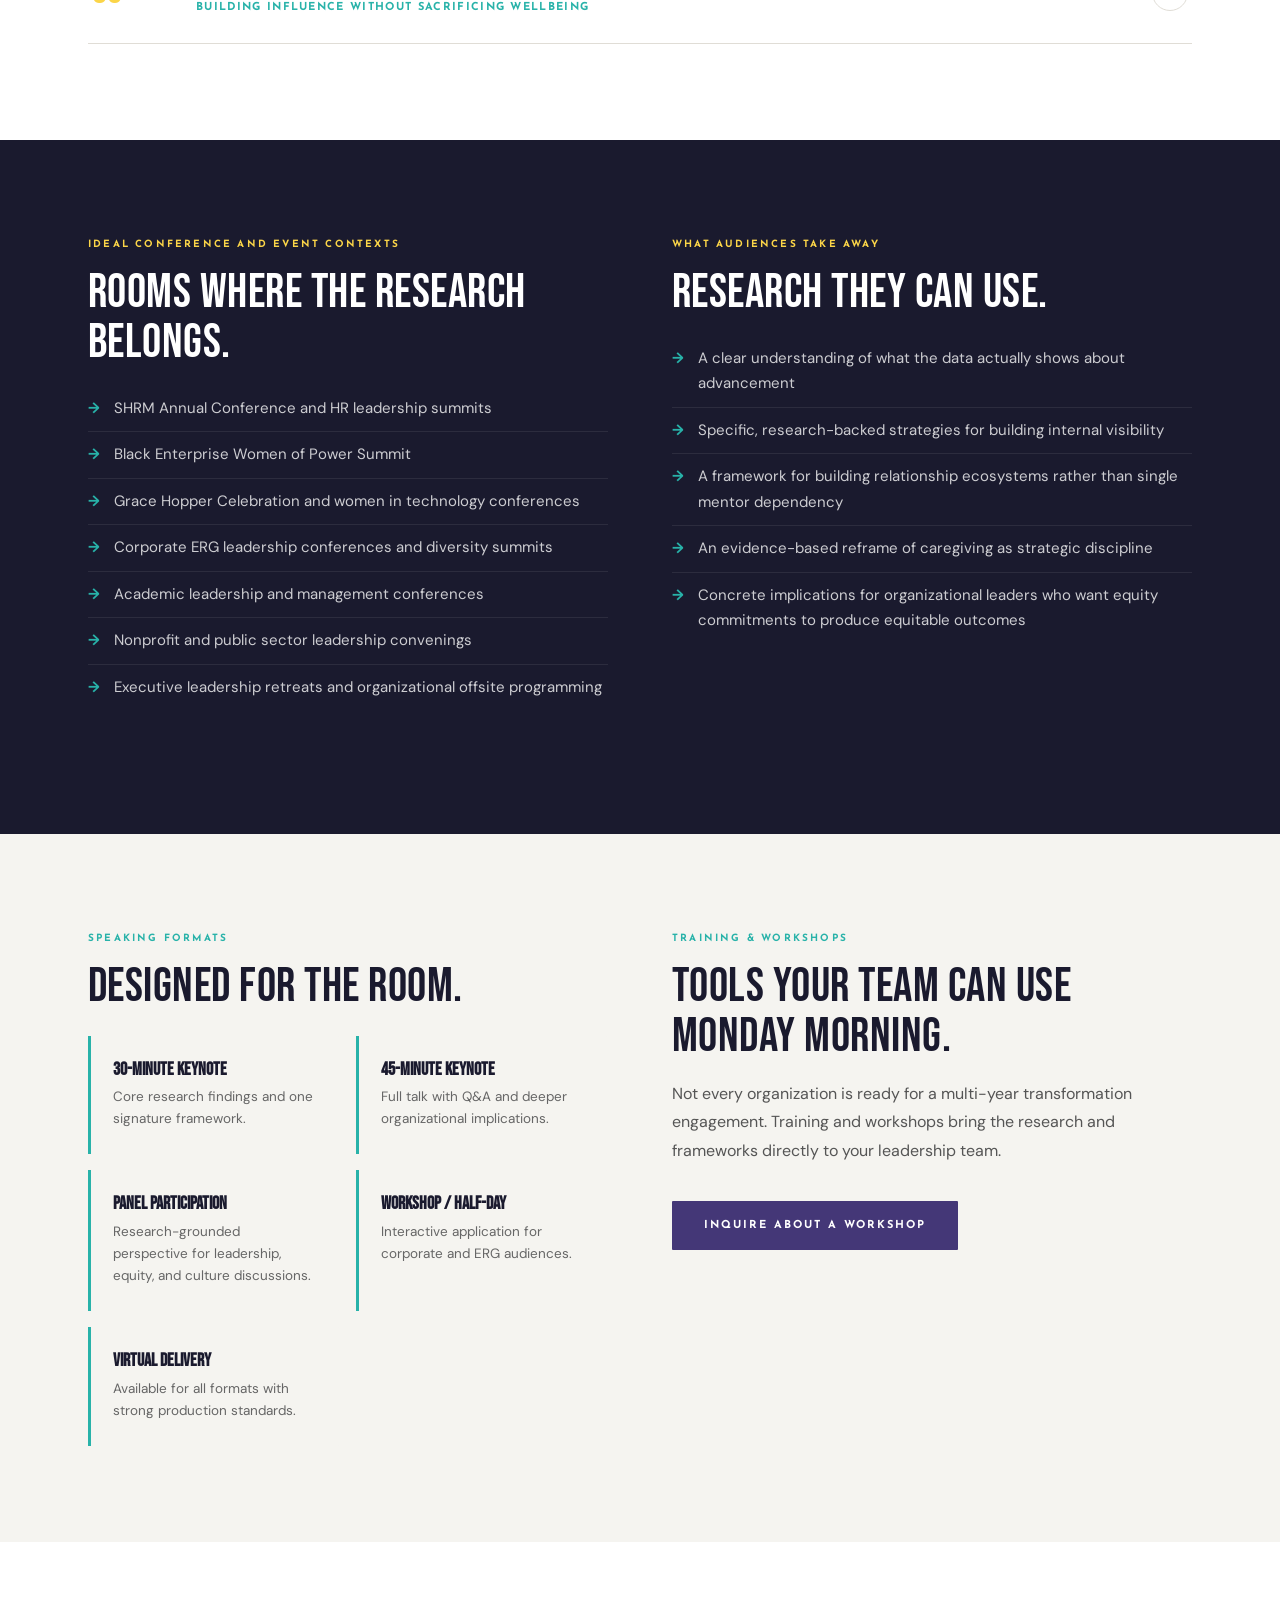
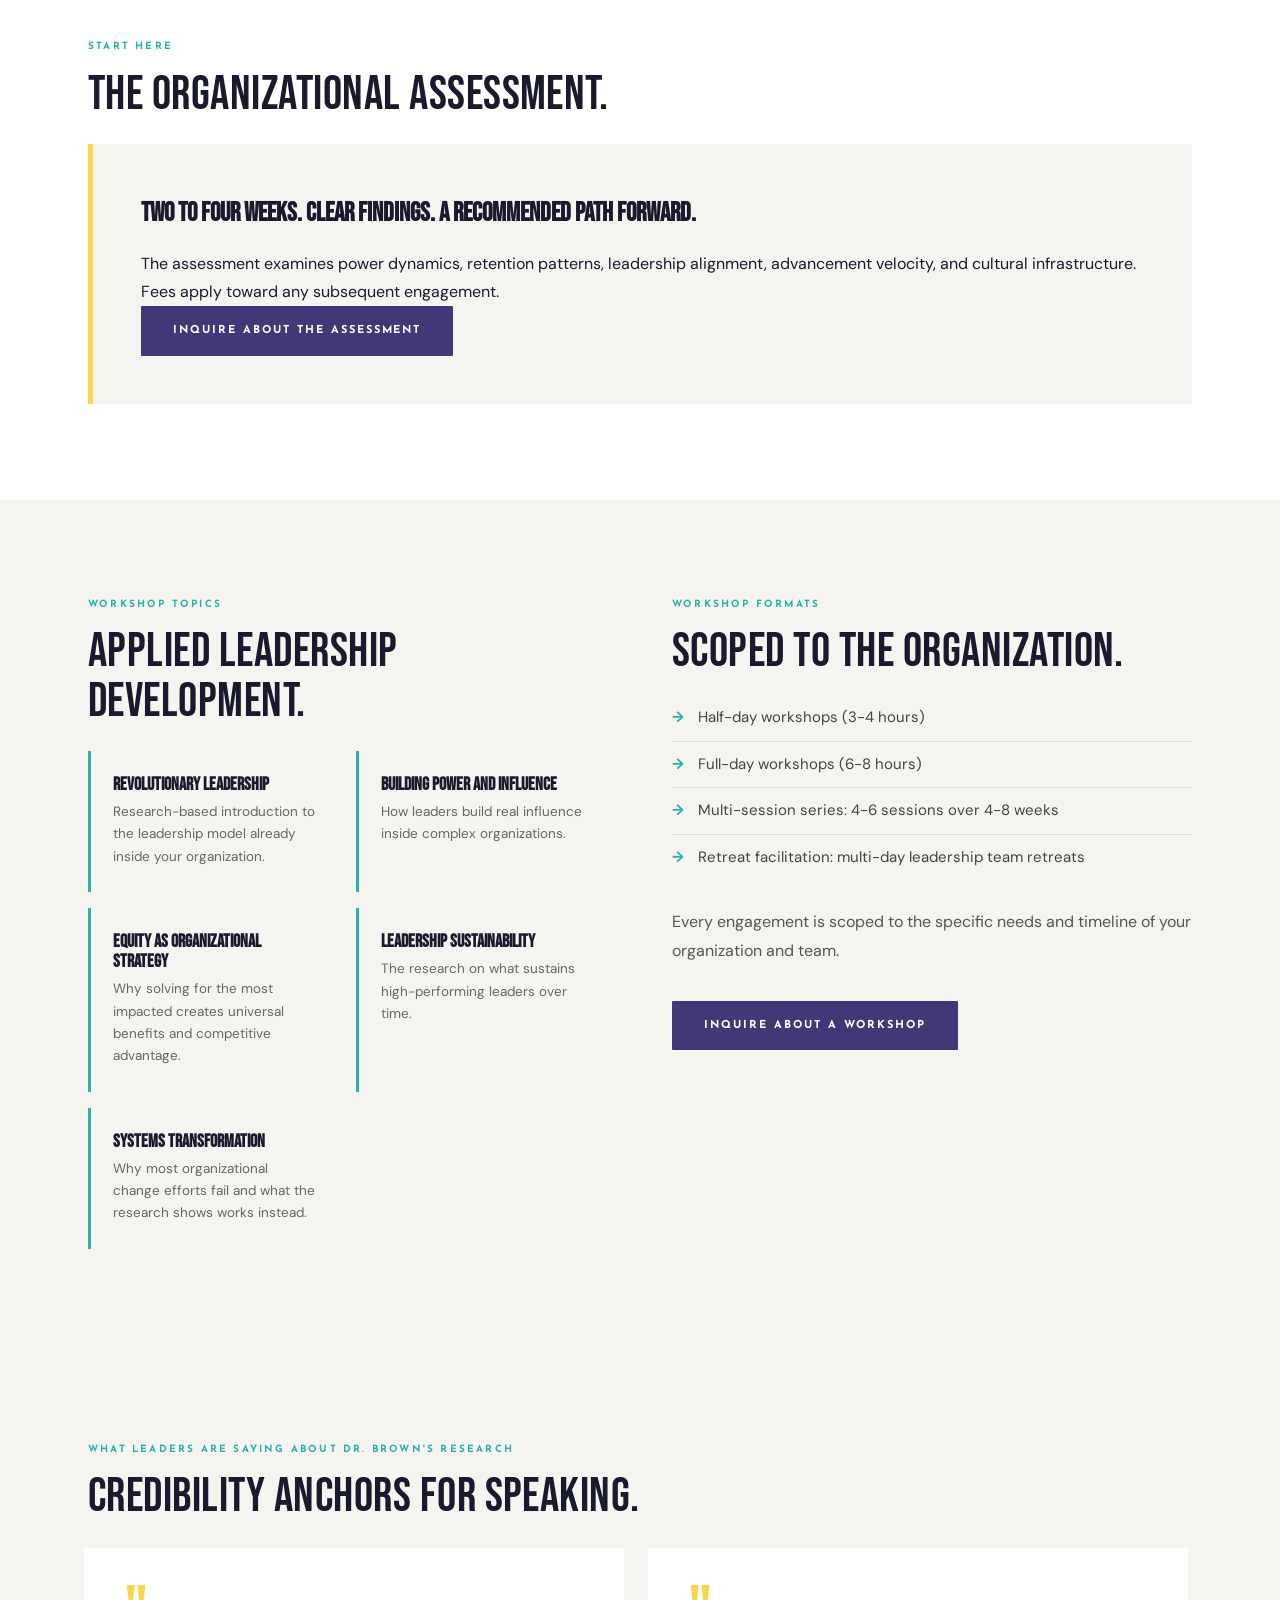
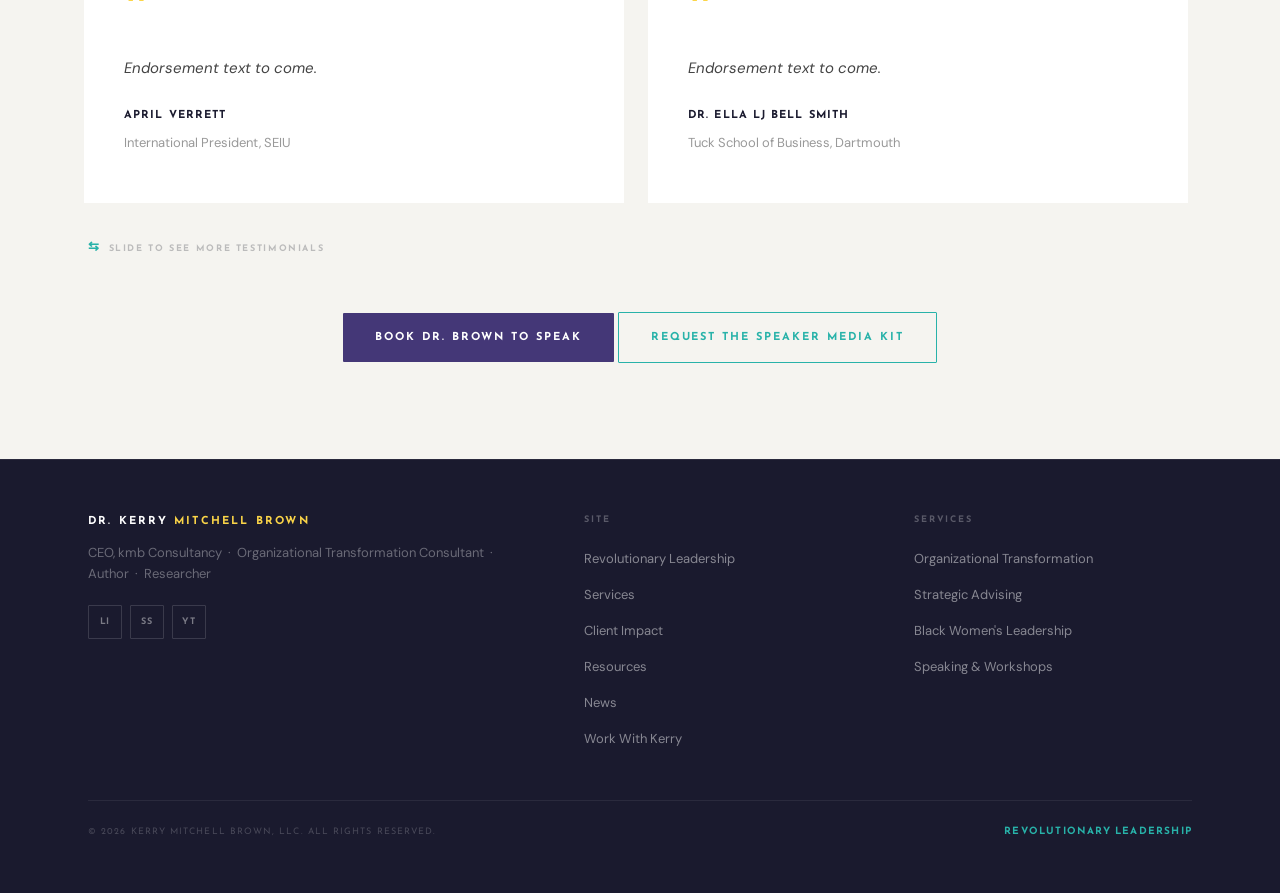
<file: speaking-and-workshops.html>
<!DOCTYPE html>
<html lang="en">
<head>
  <meta charset="UTF-8">
  <meta name="viewport" content="width=device-width, initial-scale=1.0">
  <title>Speaking & Workshops | Dr. Kerry Mitchell Brown</title>
  <link href="https://fonts.googleapis.com/css2?family=Bebas+Neue&family=Josefin+Sans:wght@400;600;700&family=DM+Sans:opsz,wght@9..40,300;9..40,400;9..40,500&display=swap" rel="stylesheet">
  <style>
/* ════════════════════════════════════════════
   KMB Consultancy — kerrymitchellbrown.com
   Shared stylesheet for all pages
   Brand: Restrained Authority
════════════════════════════════════════════ */

:root{
  --charcoal:#1A1A2E;
  --white:#FFFFFF;
  --purple:#443777;
  --gold:#FBD548;
  --teal:#28B2A9;
  --warm:#F5F4F0;
  --mid:#E0DDD6;
  --fd:'Bebas Neue',sans-serif;   /* display — swap → MADE Canvas Black */
  --fs:'Josefin Sans',sans-serif; /* sub/labels/buttons */
  --fb:'DM Sans',sans-serif;      /* body */
}
*,*::before,*::after{box-sizing:border-box;margin:0;padding:0}
html{scroll-behavior:smooth}
body{font-family:var(--fb);background:var(--white);color:var(--charcoal);font-size:16px;line-height:1.75;-webkit-font-smoothing:antialiased}
img{max-width:100%;display:block}
a{text-decoration:none;color:inherit}
.wrap{max-width:1200px;margin:0 auto;padding:0 48px}

/* ━━━ BUTTONS ━━━ */
.btn{font-family:var(--fs);font-size:11px;font-weight:700;letter-spacing:.18em;text-transform:uppercase;padding:15px 32px;display:inline-block;cursor:pointer;transition:all .22s;border-radius:1px;white-space:nowrap;border:none}
.bg{background:var(--gold);color:var(--charcoal)}.bg:hover{background:#e8c22a}
.bp{background:var(--purple);color:var(--white)}.bp:hover{background:#352c5e}
.bw{border:1.5px solid rgba(255,255,255,.5);color:var(--white)}.bw:hover{background:rgba(255,255,255,.1)}
.bt{border:1.5px solid var(--teal);color:var(--teal)}.bt:hover{background:rgba(40,178,169,.1)}
.bd{background:var(--charcoal);color:var(--white)}.bd:hover{background:#000}

.eyebrow{font-family:var(--fs);font-size:10px;font-weight:700;letter-spacing:.24em;text-transform:uppercase;color:var(--teal)}
.slabel{font-family:var(--fs);font-size:10px;font-weight:700;letter-spacing:.22em;text-transform:uppercase;color:var(--teal);display:block;margin-bottom:14px}

.rv{opacity:0;transform:translateY(24px);transition:opacity .6s ease,transform .6s ease}
.rv.on{opacity:1;transform:none}

/* ━━━ NAV ━━━ */
nav{position:fixed;top:0;left:0;right:0;z-index:300;display:flex;align-items:center;justify-content:space-between;padding:22px 48px;transition:background .35s,padding .3s}
nav.stuck{background:rgba(26,26,46,.97);backdrop-filter:blur(12px);padding:14px 48px;border-bottom:1px solid rgba(255,255,255,.06)}
nav.solid{background:rgba(26,26,46,.97);backdrop-filter:blur(12px);padding:14px 48px;border-bottom:1px solid rgba(255,255,255,.06)}
.nlogo{font-family:var(--fs);font-size:11px;font-weight:700;letter-spacing:.2em;text-transform:uppercase;color:var(--white)}
.nlogo b{color:var(--gold)}
.nlinks{display:flex;align-items:center;gap:28px;list-style:none}
.nlinks a{font-family:var(--fs);font-size:10px;font-weight:600;letter-spacing:.14em;text-transform:uppercase;color:rgba(255,255,255,.72);transition:color .2s}
.nlinks a:hover{color:var(--white)}
.nlinks a.active{color:var(--gold)}
.ncta{background:var(--gold)!important;color:var(--charcoal)!important;padding:10px 20px;border-radius:1px;font-family:var(--fs)!important;font-size:10px!important;font-weight:700!important;letter-spacing:.14em!important;text-transform:uppercase!important}

/* nav dropdown (CSS-only, hover & focus) */
.has-dd{position:relative}
.dd-t{display:inline-flex;align-items:center;gap:6px;cursor:pointer}
.dd-t::after{content:'';width:0;height:0;border-left:4px solid transparent;border-right:4px solid transparent;border-top:4px solid rgba(255,255,255,.55);transition:transform .2s,border-top-color .2s}
.has-dd:hover .dd-t::after,.has-dd:focus-within .dd-t::after{transform:rotate(180deg);border-top-color:var(--gold)}
.dd-menu{position:absolute;top:100%;left:-14px;min-width:280px;background:rgba(26,26,46,.98);backdrop-filter:blur(12px);border:1px solid rgba(255,255,255,.08);border-top:2px solid var(--gold);padding:10px 0;list-style:none;opacity:0;visibility:hidden;transform:translateY(8px);transition:opacity .22s,transform .22s,visibility .22s;box-shadow:0 18px 40px rgba(0,0,0,.4);z-index:310}
.has-dd:hover .dd-menu,.has-dd:focus-within .dd-menu{opacity:1;visibility:visible;transform:translateY(0)}
.dd-menu li{margin:0}
.dd-menu a{display:block;padding:11px 22px;font-family:var(--fs);font-size:10px;font-weight:600;letter-spacing:.14em;text-transform:uppercase;color:rgba(255,255,255,.72);transition:background .2s,color .2s;white-space:nowrap}
.dd-menu a:hover{background:rgba(251,213,72,.08);color:var(--gold)}

/* ━━━ HERO (homepage) ━━━ */
.hero{position:relative;height:100vh;min-height:680px;display:flex;align-items:center;overflow:hidden}
.hero-vid{position:absolute;inset:0;pointer-events:none;overflow:hidden}
.hero-vid iframe,.hero-vid video{position:absolute;top:50%;left:50%;transform:translate(-50%,-50%);width:100vw;height:56.25vw;min-height:100vh;min-width:177.78vh;border:none;object-fit:cover}
.hero-ov{position:absolute;inset:0;background:linear-gradient(115deg,rgba(26,26,46,.90) 0%,rgba(68,55,119,.50) 55%,rgba(26,26,46,.30) 100%)}
.hero-ct{position:relative;z-index:2;padding:0 80px;max-width:860px}
.he{font-family:var(--fs);font-size:10px;font-weight:700;letter-spacing:.26em;text-transform:uppercase;color:var(--gold);margin-bottom:18px;opacity:0;animation:fu .8s .1s ease forwards}
.hh{font-family:var(--fd);font-size:clamp(2rem,4vw,3.6rem);font-weight:400;letter-spacing:.01em;line-height:1.05;color:var(--white);margin-bottom:18px;opacity:0;animation:fu .8s .3s ease forwards}
.hh em{color:var(--gold);font-style:normal}
.hs{font-family:var(--fb);font-size:16px;font-weight:300;color:rgba(255,255,255,.78);max-width:480px;line-height:1.65;margin-bottom:12px;opacity:0;animation:fu .8s .5s ease forwards}
.hst{font-family:var(--fs);font-size:9px;font-weight:600;letter-spacing:.18em;text-transform:uppercase;color:rgba(255,255,255,.38);margin-bottom:36px;opacity:0;animation:fu .8s .65s ease forwards}
.hctas{display:flex;gap:14px;flex-wrap:wrap;opacity:0;animation:fu .8s .8s ease forwards}
.hbar{position:absolute;bottom:0;left:80px;width:2px;height:68px;background:var(--teal);z-index:2}
@keyframes fu{from{opacity:0;transform:translateY(20px)}to{opacity:1;transform:none}}

/* ━━━ PAGE HERO (interior pages) ━━━ */
.phero{position:relative;background:var(--charcoal);padding:190px 0 110px;color:var(--white);overflow:hidden;min-height:520px;display:flex;align-items:flex-end}
.phero.purple{background:var(--purple)}
.phero::before{content:'';position:absolute;top:0;left:0;right:0;height:3px;background:linear-gradient(90deg,var(--gold) 0%,var(--teal) 50%,var(--purple) 100%)}
.phero-ct{position:relative;z-index:2;max-width:860px}
.ph-eye{font-family:var(--fs);font-size:10px;font-weight:700;letter-spacing:.26em;text-transform:uppercase;color:var(--gold);margin-bottom:18px}
.ph-h{font-family:var(--fd);font-size:clamp(2rem,4vw,3.4rem);font-weight:400;letter-spacing:.01em;line-height:1.05;color:var(--white);margin-bottom:22px}
.ph-h em{color:var(--gold);font-style:normal}
.ph-s{font-family:var(--fb);font-size:17px;font-weight:300;color:rgba(255,255,255,.78);max-width:640px;line-height:1.65;margin-bottom:32px}
.phero::after{content:'';position:absolute;right:0;bottom:0;width:42vw;max-width:620px;height:100%;background:linear-gradient(145deg,rgba(251,213,72,.18),rgba(40,178,169,.16));clip-path:polygon(34% 0,100% 0,100% 100%,0 100%);pointer-events:none}
.ph-glow{display:none}

/* ━━━ AS SEEN IN ━━━ */
.seen{background:var(--white);border-top:1px solid var(--mid);border-bottom:1px solid var(--mid);padding:30px 0}
.seen-r{display:flex;align-items:center}
.seen-l{font-family:var(--fs);font-size:9px;font-weight:700;letter-spacing:.22em;text-transform:uppercase;color:#c0bdb6;white-space:nowrap;padding-right:32px;border-right:1px solid var(--mid);flex-shrink:0}
.logos{display:flex;align-items:center;gap:32px;flex-wrap:wrap;padding-left:32px}
.logo-i{opacity:.32;transition:opacity .2s;display:flex;align-items:center;flex-shrink:0}
.logo-i:hover{opacity:.7}

/* ━━━ DUAL PROBLEM ━━━ */
.dual{display:grid;grid-template-columns:1fr 1fr}
.dc{padding:80px 56px;position:relative}
.dc.dark{background:var(--charcoal)}
.dc.light{background:var(--warm)}
.dc::before{content:'';position:absolute;top:0;left:0;right:0;height:3px}
.dc.dark::before{background:var(--teal)}
.dc.light::before{background:var(--purple)}
.dc .eyebrow{margin-bottom:16px}
.dc-h{font-family:var(--fd);font-size:clamp(1.9rem,3vw,2.7rem);font-weight:400;letter-spacing:.01em;line-height:1.02;margin:16px 0 22px}
.dc.dark .dc-h{color:var(--white)}
.dc.light .dc-h{color:var(--charcoal)}
.dc-p{font-size:15px;line-height:1.82;margin-bottom:14px}
.dc.dark .dc-p{color:rgba(255,255,255,.62)}
.dc.light .dc-p{color:#555}
.dc-ul{list-style:none;margin:22px 0 34px}
.dc-ul li{font-family:var(--fs);font-size:12px;font-weight:600;letter-spacing:.05em;display:flex;align-items:center;gap:10px;padding:10px 0;border-top:1px solid rgba(255,255,255,.07)}
.dc.light .dc-ul li{border-top-color:rgba(0,0,0,.06)}
.dc-ul li::before{content:'→';color:var(--teal)}
.dc.dark .dc-ul li{color:rgba(255,255,255,.80)}
.dc.light .dc-ul li{color:var(--charcoal)}

/* ━━━ CREDENTIALS ━━━ */
.creds{background:var(--charcoal);padding:80px 0 96px}
.stats{display:grid;grid-template-columns:repeat(4,1fr);border-bottom:1px solid rgba(255,255,255,.08);border-top:1px solid rgba(255,255,255,.08)}
.st{padding:44px 0;text-align:center;border-right:1px solid rgba(255,255,255,.07)}
.st:last-child{border-right:none}
.st-n{font-family:var(--fd);font-size:clamp(2.8rem,4.5vw,4rem);font-weight:400;color:var(--gold);line-height:1;display:block;margin-bottom:8px}
.st-l{font-family:var(--fs);font-size:9px;font-weight:700;letter-spacing:.22em;text-transform:uppercase;color:rgba(255,255,255,.35)}

.cg{display:grid;grid-template-columns:380px 1fr;gap:64px;align-items:start;padding-top:64px}
.cphoto{position:relative;border-radius:2px;overflow:hidden;background:var(--purple);aspect-ratio:3/4;width:100%}
.cpholder{position:absolute;inset:0;display:flex;flex-direction:column;align-items:center;justify-content:center;gap:14px;padding:24px}
.cpholder svg{opacity:.18}
.cpholder p{font-family:var(--fs);font-size:9px;font-weight:700;letter-spacing:.18em;text-transform:uppercase;color:rgba(255,255,255,.28);text-align:center;line-height:1.8}
.cphoto::after{content:'';position:absolute;bottom:0;left:0;right:0;height:4px;background:var(--gold)}

.cbio{padding-top:4px}
.cred-h{font-family:var(--fd);font-size:clamp(2.2rem,3.8vw,3.4rem);font-weight:400;letter-spacing:.01em;line-height:1.0;color:var(--white);margin-bottom:26px}
.cred-h em{color:var(--gold);font-style:normal}
.cred-p{font-size:15px;line-height:1.85;color:rgba(255,255,255,.60);margin-bottom:14px}
.badges{display:flex;flex-wrap:wrap;gap:8px;margin:26px 0 34px}
.badge{font-family:var(--fs);font-size:9px;font-weight:700;letter-spacing:.12em;text-transform:uppercase;padding:6px 12px;border:1px solid rgba(40,178,169,.35);color:var(--teal);border-radius:1px}

/* ━━━ SERVICES (homepage) ━━━ */
.services{background:var(--white);padding:96px 0}
.sh2{font-family:var(--fd);font-size:clamp(2.4rem,5vw,4rem);font-weight:400;letter-spacing:.01em;line-height:1.0;color:var(--charcoal);margin-top:8px}
.shdr{margin-bottom:52px}

.sgrid{display:grid;grid-template-columns:repeat(4,1fr);border:1px solid var(--mid)}
.scard{padding:40px 30px;border-right:1px solid var(--mid);position:relative;transition:background .25s;overflow:hidden;display:flex;flex-direction:column}
.scard:last-child{border-right:none}
.scard::before{content:'';position:absolute;top:0;left:0;right:0;height:3px;background:var(--mid);transition:background .25s}
.scard:hover{background:var(--charcoal)}
.scard:hover::before{background:var(--gold)}
.scard:hover .snum{color:rgba(68,55,119,.3)}
.scard:hover .saud{color:var(--teal)}
.scard:hover .stit{color:var(--white)}
.scard:hover .sbod{color:rgba(255,255,255,.55)}
.scard:hover .slnk{color:var(--gold)}
.snum{font-family:var(--fd);font-size:3.2rem;font-weight:400;color:var(--mid);line-height:1;margin-bottom:24px;transition:color .25s}
.saud{font-family:var(--fs);font-size:9px;font-weight:700;letter-spacing:.16em;text-transform:uppercase;color:var(--teal);margin-bottom:10px}
.stit{font-family:var(--fd);font-size:1.5rem;font-weight:400;letter-spacing:.01em;line-height:1.05;color:var(--charcoal);margin-bottom:14px;transition:color .25s}
.sbod{font-size:13.5px;line-height:1.75;color:#777;margin-bottom:22px;transition:color .25s;flex:1}
.slnk{font-family:var(--fs);font-size:10px;font-weight:700;letter-spacing:.14em;text-transform:uppercase;color:var(--purple);display:flex;align-items:center;gap:6px;transition:color .25s}

/* ━━━ RL BRIDGE ━━━ */
.rl{background:var(--purple);padding:52px 0}
.rlg{display:grid;grid-template-columns:160px 1fr 280px;gap:48px;align-items:center}
.rlbook{background:var(--charcoal);border-radius:2px;border-left:6px solid var(--gold);padding:20px 16px 20px 20px;box-shadow:10px 10px 40px rgba(0,0,0,.45);aspect-ratio:2/3;display:flex;flex-direction:column;justify-content:space-between}
.rlt{font-family:var(--fd);font-size:1.4rem;font-weight:400;letter-spacing:.01em;color:var(--white);line-height:1.05}
.rls{font-family:var(--fs);font-size:8px;font-weight:700;letter-spacing:.16em;text-transform:uppercase;color:var(--gold);margin-top:8px}
.rla{font-family:var(--fs);font-size:8px;letter-spacing:.1em;color:rgba(255,255,255,.38)}
.rl-copy .slabel{color:var(--gold)}
.rlh{font-family:var(--fd);font-size:clamp(1.7rem,2.5vw,2.3rem);font-weight:400;letter-spacing:.01em;line-height:1.02;color:var(--white);margin-bottom:12px}
.rlp{font-size:14px;line-height:1.75;color:rgba(255,255,255,.62);margin-bottom:10px}
.rlpub{font-family:var(--fs);font-size:9px;font-weight:700;letter-spacing:.16em;text-transform:uppercase;color:var(--gold);margin-bottom:22px}
.rlctas{display:flex;gap:12px;flex-wrap:wrap}
.ends{display:flex;flex-direction:column;gap:10px}
.eq{background:rgba(251,213,72,.12);border-left:3px solid var(--gold);padding:12px 14px;border-radius:0 2px 2px 0}
.eqq{font-family:var(--fb);font-size:12px;font-style:italic;color:rgba(255,255,255,.88);line-height:1.45;margin-bottom:6px}
.eqn{font-family:var(--fs);font-size:8px;font-weight:700;letter-spacing:.1em;text-transform:uppercase;color:var(--gold);opacity:.75}

/* ━━━ TESTIMONIALS ━━━ */
.testi{background:var(--warm);padding:96px 0}
.tgrid{display:grid;grid-template-columns:1fr 1fr;gap:24px}
.tc{background:var(--white);padding:44px 40px;border-bottom:3px solid transparent;transition:border-color .25s}
.tc:hover{border-color:var(--teal)}

/* testimonials slider (CSS-only scroll-snap, no JS) */
.tslider{position:relative;margin-top:8px}
.tslider .tgrid{display:flex;gap:24px;overflow-x:auto;scroll-snap-type:x mandatory;scroll-behavior:smooth;padding:8px 4px 28px;margin:0 -4px;-webkit-overflow-scrolling:touch;scrollbar-width:thin;scrollbar-color:var(--teal) transparent}
.tslider .tgrid::-webkit-scrollbar{height:6px}
.tslider .tgrid::-webkit-scrollbar-track{background:rgba(0,0,0,.05);border-radius:3px}
.tslider .tgrid::-webkit-scrollbar-thumb{background:var(--teal);border-radius:3px}
.tslider .tc{flex:0 0 calc(50% - 12px);scroll-snap-align:start;min-width:300px}
.tslider .tc:first-child{scroll-snap-align:start}
.thint{font-family:var(--fs);font-size:9px;font-weight:700;letter-spacing:.18em;text-transform:uppercase;color:#bbb;display:flex;align-items:center;gap:8px;margin-top:6px}
.thint::before{content:'⇆';font-size:13px;color:var(--teal)}
@media(max-width:1024px){
  .tslider .tc{flex:0 0 calc(85% - 12px)}
}

/* signature talks accordion (HTML <details>) */
.talk-acc{border-top:1px solid var(--mid)}
.talk-acc summary{list-style:none;cursor:pointer;display:grid;grid-template-columns:80px 1fr auto;gap:24px;padding:26px 4px;border-bottom:1px solid var(--mid);align-items:center;transition:background .2s}
.talk-acc summary::-webkit-details-marker{display:none}
.talk-acc summary::marker{display:none}
.talk-acc summary:hover{background:var(--warm)}
.talk-acc[open] summary{background:var(--warm);border-bottom-color:transparent}
.talk-acc .talk-n{font-family:var(--fd);font-size:2.4rem;color:var(--gold);line-height:1}
.talk-acc .talk-head{display:flex;flex-direction:column;gap:6px}
.talk-acc .talk-head .talk-h{font-family:var(--fd);font-size:1.4rem;line-height:1.1;letter-spacing:.01em;color:var(--charcoal);margin:0}
.talk-acc .talk-head .talk-sub{font-family:var(--fs);font-size:11px;font-weight:700;letter-spacing:.12em;text-transform:uppercase;color:var(--teal);margin:0}
.talk-tog{font-family:var(--fs);font-size:18px;color:var(--purple);width:36px;height:36px;border:1px solid var(--mid);border-radius:50%;display:inline-flex;align-items:center;justify-content:center;transition:transform .25s,background .2s,color .2s,border-color .2s}
.talk-acc[open] .talk-tog{transform:rotate(45deg);background:var(--purple);color:var(--white);border-color:var(--purple)}
.talk-acc .talk-body{padding:8px 4px 28px 112px;border-bottom:1px solid var(--mid);background:var(--warm)}
.talk-acc .talk-body p{font-size:14.5px;line-height:1.78;color:#555;margin-bottom:12px}
.talk-acc .talk-body .talk-aud{font-family:var(--fs);font-size:10px;font-weight:600;letter-spacing:.1em;text-transform:uppercase;color:#999}
.talk-acc .talk-body .talk-aud b{color:var(--charcoal);font-weight:700;letter-spacing:.16em;margin-right:8px}
@media(max-width:1024px){
  .talk-acc summary{grid-template-columns:50px 1fr auto;gap:16px}
  .talk-acc .talk-body{padding-left:18px}
}
.tmark{font-family:var(--fd);font-size:72px;color:var(--gold);line-height:.6;margin-bottom:20px;display:block}
.tq{font-size:15px;font-style:italic;line-height:1.8;color:#444;margin-bottom:24px}
.ta strong{font-family:var(--fs);font-size:11px;font-weight:700;letter-spacing:.1em;text-transform:uppercase;color:var(--charcoal);display:block;margin-bottom:3px}
.ta span{font-size:13px;color:#999}
.tph{background:var(--white);padding:44px 40px;border:2px dashed var(--mid);display:flex;flex-direction:column;align-items:center;justify-content:center;gap:10px;text-align:center;min-height:220px}
.tph p{font-family:var(--fs);font-size:9px;font-weight:700;letter-spacing:.14em;text-transform:uppercase;color:#c8c4bc}
.tcta{text-align:center;margin-top:52px}

/* ━━━ WORK WITH ━━━ */
.work{background:var(--charcoal);padding:96px 0}
.wcards{display:grid;grid-template-columns:1fr 1fr;gap:2px;margin-top:52px}
.wc{background:rgba(255,255,255,.04);border:1px solid rgba(255,255,255,.07);padding:52px 48px;transition:background .25s}
.wc:hover{background:rgba(255,255,255,.08)}
.wc .eyebrow{margin-bottom:16px}
.wch{font-family:var(--fd);font-size:clamp(1.8rem,3vw,2.6rem);font-weight:400;letter-spacing:.01em;line-height:1.02;color:var(--white);margin-bottom:18px}
.wcp{font-size:14px;line-height:1.78;color:rgba(255,255,255,.55);margin-bottom:32px}

/* ━━━ FOOTER ━━━ */
footer{background:var(--charcoal);border-top:1px solid rgba(255,255,255,.07);padding:52px 0}
.fg{display:grid;grid-template-columns:1.6fr 1fr 1fr;gap:52px;margin-bottom:40px}
.fbrand{font-family:var(--fs);font-size:11px;font-weight:700;letter-spacing:.2em;text-transform:uppercase;color:var(--white);margin-bottom:10px}
.fbrand b{color:var(--gold)}
.ftag{font-size:13px;line-height:1.65;color:rgba(255,255,255,.35);margin-bottom:20px}
.fsoc{display:flex;gap:8px}
.fsoc a{font-family:var(--fs);font-size:9px;font-weight:700;letter-spacing:.08em;width:34px;height:34px;border:1px solid rgba(255,255,255,.14);display:flex;align-items:center;justify-content:center;color:rgba(255,255,255,.42);transition:all .2s;border-radius:1px}
.fsoc a:hover{border-color:var(--gold);color:var(--gold)}
.fc h4{font-family:var(--fs);font-size:9px;font-weight:700;letter-spacing:.2em;text-transform:uppercase;color:rgba(255,255,255,.28);margin-bottom:16px}
.fc ul{list-style:none}
.fc ul li{margin-bottom:8px}
.fc ul li a{font-size:13px;color:rgba(255,255,255,.48);transition:color .2s}
.fc ul li a:hover{color:var(--white)}
.fbot{border-top:1px solid rgba(255,255,255,.07);padding-top:22px;display:flex;justify-content:space-between;align-items:center;flex-wrap:wrap;gap:12px}
.fbot p{font-family:var(--fs);font-size:9px;letter-spacing:.12em;text-transform:uppercase;color:rgba(255,255,255,.2)}
.fbot a{font-family:var(--fs);font-size:10px;font-weight:700;letter-spacing:.12em;text-transform:uppercase;color:var(--teal)}

/* ━━━ GENERIC SECTIONS ━━━ */
section.sec{padding:96px 0;background:var(--white)}
section.sec.warm{background:var(--warm)}
section.sec.dark{background:var(--charcoal);color:var(--white)}
section.sec.purple{background:var(--purple);color:var(--white)}
.sec-h{font-family:var(--fd);font-size:clamp(2rem,4vw,3rem);font-weight:400;letter-spacing:.01em;line-height:1.04;color:var(--charcoal);margin-bottom:18px}
.sec.dark .sec-h,.sec.purple .sec-h{color:var(--white)}
.sec-h em{color:var(--gold);font-style:normal}
.sec-sub{font-size:16px;line-height:1.78;color:#555;max-width:780px;margin-bottom:36px}
.sec.dark .sec-sub,.sec.purple .sec-sub{color:rgba(255,255,255,.62)}
.sec-body p{font-size:15.5px;line-height:1.85;margin-bottom:16px;color:#444}
.sec.dark .sec-body p,.sec.purple .sec-body p{color:rgba(255,255,255,.7)}

/* prose lists */
.plist{list-style:none;margin:18px 0 28px}
.plist li{font-size:15px;line-height:1.7;padding:10px 0 10px 26px;position:relative;color:#444;border-top:1px solid var(--mid)}
.plist li:first-child{border-top:none}
.plist li::before{content:'→';position:absolute;left:0;top:10px;color:var(--teal);font-weight:700}
.sec.dark .plist li,.sec.purple .plist li{color:rgba(255,255,255,.78);border-top-color:rgba(255,255,255,.08)}

.subhead{font-family:var(--fd);font-size:clamp(1.4rem,2.2vw,1.9rem);font-weight:400;letter-spacing:.01em;line-height:1.1;margin:36px 0 14px;color:var(--charcoal)}
.sec.dark .subhead,.sec.purple .subhead{color:var(--white)}
.subhead em{color:var(--gold);font-style:normal}

/* ━━━ TWO-COLUMN LAYOUTS ━━━ */
.tcol{display:grid;grid-template-columns:1fr 1fr;gap:64px;align-items:start}
.tcol.bias-left{grid-template-columns:1.3fr 1fr}
.tcol.bias-right{grid-template-columns:1fr 1.3fr}

/* photo card */
.pcard{position:relative;background:var(--purple);aspect-ratio:3/4;overflow:hidden;border-radius:2px}
.pcard.wide{aspect-ratio:4/3}
.pcard.kerry-photo{
  background-image:linear-gradient(135deg,rgba(68,55,119,.7) 0%,rgba(26,26,46,.85) 100%),
                   url('https://images.unsplash.com/photo-1573497019418-b400bb3ab074?w=800&auto=format');
  background-size:cover;
  background-position:center top;
}
.pcard::after{content:'';position:absolute;bottom:0;left:0;right:0;height:4px;background:var(--gold)}
.pcard-ph{position:absolute;inset:0;display:flex;flex-direction:column;align-items:center;justify-content:center;gap:14px;padding:24px;text-align:center}
.pcard-ph svg{opacity:.22}
.pcard-ph p{font-family:var(--fs);font-size:9px;font-weight:700;letter-spacing:.18em;text-transform:uppercase;color:rgba(255,255,255,.34);line-height:1.8}

/* ━━━ TALK CARDS (Speaking page) ━━━ */
.talks{display:grid;grid-template-columns:1fr;gap:0;border-top:1px solid var(--mid)}
.talk{display:grid;grid-template-columns:80px 1fr 240px;gap:32px;padding:34px 4px;border-bottom:1px solid var(--mid);align-items:start;transition:background .2s}
.talk:hover{background:var(--warm)}
.talk-n{font-family:var(--fd);font-size:2.6rem;color:var(--gold);line-height:1}
.talk-h{font-family:var(--fd);font-size:1.5rem;line-height:1.1;letter-spacing:.01em;color:var(--charcoal);margin-bottom:8px}
.talk-sub{font-family:var(--fs);font-size:11px;font-weight:700;letter-spacing:.12em;text-transform:uppercase;color:var(--teal);margin-bottom:14px}
.talk-p{font-size:14.5px;line-height:1.75;color:#555}
.talk-aud{font-family:var(--fs);font-size:10px;font-weight:600;letter-spacing:.1em;text-transform:uppercase;color:#999;line-height:1.6}
.talk-aud b{display:block;color:var(--charcoal);font-weight:700;letter-spacing:.16em;margin-bottom:6px}

/* ━━━ FORMAT PILLS ━━━ */
.formats{display:grid;grid-template-columns:repeat(auto-fit,minmax(220px,1fr));gap:16px;margin-top:24px}
.fmt{padding:24px 22px;background:var(--warm);border-left:3px solid var(--teal);border-radius:0 2px 2px 0}
.fmt h4{font-family:var(--fd);font-size:1.15rem;line-height:1.1;color:var(--charcoal);margin-bottom:6px}
.fmt p{font-size:13.5px;line-height:1.65;color:#666}

/* ━━━ SECTOR CARDS (Org Transformation) ━━━ */
.sectors{display:grid;grid-template-columns:1fr 1fr;gap:2px;background:var(--mid);margin-top:32px}
.sec-card{background:var(--white);padding:38px 32px;position:relative;transition:background .25s}
.sec-card.primary{background:var(--charcoal);color:var(--white)}
.sec-card.primary .sec-card-h{color:var(--white)}
.sec-card.primary .sec-card-p{color:rgba(255,255,255,.65)}
.sec-card-tag{font-family:var(--fs);font-size:10px;font-weight:700;letter-spacing:.18em;text-transform:uppercase;color:var(--teal);margin-bottom:12px;display:flex;align-items:center;gap:8px}
.sec-card-tag .pri{background:var(--gold);color:var(--charcoal);padding:3px 7px;font-size:8px;letter-spacing:.16em;border-radius:1px}
.sec-card-h{font-family:var(--fd);font-size:1.45rem;line-height:1.1;color:var(--charcoal);margin-bottom:10px}
.sec-card-p{font-size:14px;line-height:1.7;color:#555}

/* ━━━ NEWS LIST ━━━ */
.newslist{display:grid;grid-template-columns:1fr;gap:0;margin-top:8px}
.nitem{display:grid;grid-template-columns:120px 1fr 180px;gap:32px;padding:24px 4px;border-bottom:1px solid var(--mid);align-items:center;transition:background .2s,padding .2s;cursor:pointer}
.nitem:hover{background:var(--warm);padding-left:14px}
.ndate{font-family:var(--fs);font-size:10px;font-weight:700;letter-spacing:.12em;text-transform:uppercase;color:#999}
.ntitle{font-family:var(--fd);font-size:1.2rem;line-height:1.2;color:var(--charcoal)}
.nsource{font-family:var(--fs);font-size:10px;font-weight:600;letter-spacing:.1em;text-transform:uppercase;color:var(--teal);text-align:right}

/* news filters */
.filters{display:flex;gap:8px;flex-wrap:wrap;margin:28px 0 8px}
.filter{font-family:var(--fs);font-size:10px;font-weight:700;letter-spacing:.16em;text-transform:uppercase;padding:9px 16px;border:1px solid var(--mid);background:transparent;cursor:pointer;color:#666;transition:all .2s;border-radius:1px}
.filter:hover{border-color:var(--charcoal);color:var(--charcoal)}
.filter.on{background:var(--charcoal);color:var(--white);border-color:var(--charcoal)}

/* ━━━ NEWS CARDS (v2) ━━━ */
.ngrid{display:grid;grid-template-columns:repeat(3,1fr);gap:28px;margin-top:32px}
.ncard{background:var(--white);border:1px solid var(--mid);overflow:hidden;display:flex;flex-direction:column;transition:transform .25s,box-shadow .25s;cursor:pointer}
.ncard:hover{transform:translateY(-4px);box-shadow:0 18px 40px rgba(26,26,46,.10)}
.ncard-img{position:relative;aspect-ratio:16/10;background:linear-gradient(135deg,var(--purple) 0%,var(--charcoal) 100%);overflow:hidden;display:flex;align-items:center;justify-content:center}
.ncard-img::after{content:'';position:absolute;inset:0;background:radial-gradient(circle at 30% 30%,rgba(251,213,72,.18),transparent 55%)}
.ncard-img .nph{position:relative;z-index:1;font-family:var(--fs);font-size:9px;font-weight:700;letter-spacing:.22em;text-transform:uppercase;color:rgba(255,255,255,.45);text-align:center;padding:14px}
.ncard-tag{position:absolute;top:14px;left:14px;background:var(--gold);color:var(--charcoal);font-family:var(--fs);font-size:9px;font-weight:700;letter-spacing:.18em;text-transform:uppercase;padding:5px 10px;z-index:2;border-radius:1px}
.ncard-body{padding:24px 26px 28px;display:flex;flex-direction:column;gap:10px;flex:1}
.ncard-date{font-family:var(--fs);font-size:10px;font-weight:700;letter-spacing:.14em;text-transform:uppercase;color:#999}
.ncard-title{font-family:var(--fd);font-size:1.25rem;line-height:1.18;color:var(--charcoal);letter-spacing:.01em}
.ncard-source{font-family:var(--fs);font-size:10px;font-weight:700;letter-spacing:.16em;text-transform:uppercase;color:var(--teal);margin-top:auto;padding-top:10px;border-top:1px solid var(--mid)}
@media(max-width:1024px){.ngrid{grid-template-columns:repeat(2,1fr);gap:20px}}
@media(max-width:640px){.ngrid{grid-template-columns:1fr}}

/* ━━━ ASSESSMENT ━━━ */
.assess-box{background:var(--warm);padding:48px;border-left:5px solid var(--gold);margin-top:24px}
.assess-box h3{font-family:var(--fd);font-size:1.6rem;color:var(--charcoal);margin-bottom:14px}

/* ━━━ CONTACT FORM ━━━ */
.contact-grid{display:grid;grid-template-columns:1fr 1fr;gap:2px;background:rgba(255,255,255,.07)}
.cform{background:var(--charcoal);padding:48px}
.cform.alt{background:#13132a}
.cform h3{font-family:var(--fd);font-size:1.7rem;color:var(--white);line-height:1.1;margin-bottom:8px}
.cform .eyebrow{margin-bottom:14px}
.cform p{font-size:14px;line-height:1.7;color:rgba(255,255,255,.6);margin-bottom:24px}
.cform label{display:block;font-family:var(--fs);font-size:10px;font-weight:700;letter-spacing:.16em;text-transform:uppercase;color:rgba(255,255,255,.6);margin:18px 0 6px}
.cform input,.cform select,.cform textarea{width:100%;padding:12px 14px;background:rgba(255,255,255,.05);border:1px solid rgba(255,255,255,.12);color:var(--white);font-family:var(--fb);font-size:14px;border-radius:1px;outline:none;transition:border-color .2s}
.cform input:focus,.cform select:focus,.cform textarea:focus{border-color:var(--gold)}
.cform textarea{resize:vertical;min-height:90px}
.cform .btn{margin-top:24px;width:100%}

/* ━━━ SERVICES INDEX ━━━ */
.svc-list{display:grid;grid-template-columns:1fr;gap:2px;margin-top:32px;background:var(--mid)}
.svc-row{background:var(--white);padding:38px 40px;display:grid;grid-template-columns:60px 1fr 180px;gap:32px;align-items:center;transition:all .25s;cursor:pointer}
.svc-row:hover{background:var(--charcoal);color:var(--white)}
.svc-row:hover .svc-h{color:var(--white)}
.svc-row:hover .svc-p{color:rgba(255,255,255,.65)}
.svc-row:hover .svc-arrow{color:var(--gold);transform:translateX(8px)}
.svc-num{font-family:var(--fd);font-size:2.4rem;color:var(--mid);line-height:1;transition:color .25s}
.svc-row:hover .svc-num{color:rgba(251,213,72,.4)}
.svc-tag{font-family:var(--fs);font-size:9px;font-weight:700;letter-spacing:.18em;text-transform:uppercase;color:var(--teal);margin-bottom:6px}
.svc-h{font-family:var(--fd);font-size:1.5rem;line-height:1.1;color:var(--charcoal);margin-bottom:6px;transition:color .25s}
.svc-p{font-size:14px;line-height:1.7;color:#666;transition:color .25s}
.svc-arrow{font-family:var(--fs);font-size:11px;font-weight:700;letter-spacing:.18em;text-transform:uppercase;color:var(--purple);text-align:right;transition:all .25s}

/* ━━━ MOBILE ━━━ */
@media(max-width:1024px){
  .dual,.cg,.rlg,.wcards,.fg,.tcol,.tcol.bias-left,.tcol.bias-right,.contact-grid,.sectors{grid-template-columns:1fr}
  .sgrid{grid-template-columns:repeat(2,1fr)}
  .tgrid{grid-template-columns:1fr}
  .stats{grid-template-columns:repeat(2,1fr)}
  .hero-ct{padding:0 36px}
  nav{padding:16px 24px}
  .nlinks{display:none}
  .talk{grid-template-columns:60px 1fr}
  .talk-aud{grid-column:1/-1;border-top:1px solid var(--mid);padding-top:14px}
  .nitem{grid-template-columns:90px 1fr;gap:14px}
  .nsource{grid-column:1/-1;text-align:left}
  .svc-row{grid-template-columns:50px 1fr;gap:18px}
  .svc-arrow{grid-column:1/-1;text-align:left;margin-top:8px}
}
@media(max-width:640px){
  .sgrid{grid-template-columns:1fr}
  .wrap{padding:0 20px}
  .dc{padding:52px 24px}
  .phero{padding:130px 0 60px}
  .cform{padding:32px 24px}
  .assess-box{padding:32px 24px}
}

</style>
</head>
<body>
  <nav id="nav" class="solid">
    <a class="nlogo" href="index.html">Dr. Kerry <b>Mitchell Brown</b></a>
    <ul class="nlinks">
        <li><a href="index.html">Home</a></li>
        <li><a href="https://revolutionarylead.com/">Revolutionary Leadership</a></li>
        <li class="has-dd" tabindex="0">
          <a href="services.html" class="dd-t active">Services</a>
          <ul class="dd-menu">
            <li><a href="organizational-transformation.html">Organizational Transformation</a></li>
            <li><a href="strategic-advising.html">Strategic Advising</a></li>
            <li><a href="black-womens-leadership.html">Black Women's Leadership</a></li>
            <li><a href="speaking-and-workshops.html">Speaking &amp; Workshops</a></li>
          </ul>
        </li>
        <li><a href="client-impact.html">Client Impact</a></li>
        <li><a href="assessment.html">Resources</a></li>
        <li><a href="news.html">News</a></li>
        <li><a href="contact.html" class="ncta">Work With Kerry</a></li>
    </ul>
  </nav>

  <header class="phero">
    <div class="ph-glow"></div>
    <div class="wrap">
      <div class="phero-ct">
        <p class="ph-eye">For Conferences, Corporations, Leadership Programs, and Professional Associations</p>
        <h1 class="ph-h">Research That Moves Rooms. <em>Dr. Kerry Mitchell Brown Brings Revolutionary Leadership Into the Rooms Where Decisions Shape Organizations.</em></h1>
        <p class="ph-s">Drawing on more than 20 years of research and 30 years of organizational transformation practice, Dr. Brown delivers keynotes that challenge conventional leadership assumptions.</p>
        <a class="btn bg" href="contact.html">Book Dr. Brown to Speak</a>
      </div>
    </div>
  </header>
  <section class="sec">
    <div class="wrap">
      <span class="slabel">Her Most Requested Talks</span>
      <h2 class="sec-h">Five Signature Talks.</h2>
      <p class="sec-sub">Click any talk to expand the full description.</p>
      <div class="talks">
        <details class="talk-acc" open>
          <summary>
            <span class="talk-n">01</span>
            <span class="talk-head"><span class="talk-h">Revolutionary Leadership</span><span class="talk-sub">What twenty years of research reveal</span></span>
            <span class="talk-tog">+</span>
          </summary>
          <div class="talk-body">
            <p class="talk-p">The flagship talk presenting the full arc of Dr. Brown's research and what it reveals about advancement, influence, and leadership. Drawing on more than 600 women across two longitudinal studies, this keynote reframes what the data shows about who advances, why, and what organizations get wrong.</p>
            <p class="talk-aud"><b>Ideal for</b> HR leaders, ERGs, leadership conferences</p>
          </div>
        </details>
        <details class="talk-acc">
          <summary>
            <span class="talk-n">02</span>
            <span class="talk-head"><span class="talk-h">Revolutionary Visibility</span><span class="talk-sub">The real dynamics that shape advancement</span></span>
            <span class="talk-tog">+</span>
          </summary>
          <div class="talk-body">
            <p class="talk-p">Grounded in the Visibility Paradox and the difference between external attention and internal promotion power. Unpacks why high-profile professional brand-building can actively work against advancement inside the organization, and what the research shows actually moves the needle.</p>
            <p class="talk-aud"><b>Ideal for</b> Leadership development, women's conferences</p>
          </div>
        </details>
        <details class="talk-acc">
          <summary>
            <span class="talk-n">03</span>
            <span class="talk-head"><span class="talk-h">Relationship Ecosystems</span><span class="talk-sub">Why influence grows through networks</span></span>
            <span class="talk-tog">+</span>
          </summary>
          <div class="talk-body">
            <p class="talk-p">A research-backed examination of sponsors, peers, community networks, allies, and multiple pathways to opportunity. Moves the audience past single-mentor thinking to a relational architecture that compounds over time.</p>
            <p class="talk-aud"><b>Ideal for</b> ERG leaders, talent teams, associations</p>
          </div>
        </details>
        <details class="talk-acc">
          <summary>
            <span class="talk-n">04</span>
            <span class="talk-head"><span class="talk-h">The Power of Care</span><span class="talk-sub">How relational leadership strengthens organizations</span></span>
            <span class="talk-tog">+</span>
          </summary>
          <div class="talk-body">
            <p class="talk-p">A reframe of care as leadership competency and strategic discipline, not professional liability. Built on findings showing relational orientation is a strength leaders bring to organizations, not a tax on their advancement.</p>
            <p class="talk-aud"><b>Ideal for</b> HR executives, culture leaders</p>
          </div>
        </details>
        <details class="talk-acc">
          <summary>
            <span class="talk-n">05</span>
            <span class="talk-head"><span class="talk-h">Leadership Sustainability</span><span class="talk-sub">Building influence without sacrificing wellbeing</span></span>
            <span class="talk-tog">+</span>
          </summary>
          <div class="talk-body">
            <p class="talk-p">The data-informed shift away from endurance culture and toward sustainable leadership. Examines what the research reveals about leaders who keep performing at high levels over decades and the practices that protect that longevity.</p>
            <p class="talk-aud"><b>Ideal for</b> Executive audiences, retreats, SHRM</p>
          </div>
        </details>
      </div>
    </div>
  </section>
  <section class="sec dark">
    <div class="wrap tcol">
      <div>
        <span class="slabel" style="color:var(--gold)">Ideal Conference and Event Contexts</span>
        <h2 class="sec-h">Rooms Where the Research Belongs.</h2>
        <ul class="plist"><li>SHRM Annual Conference and HR leadership summits</li><li>Black Enterprise Women of Power Summit</li><li>Grace Hopper Celebration and women in technology conferences</li><li>Corporate ERG leadership conferences and diversity summits</li><li>Academic leadership and management conferences</li><li>Nonprofit and public sector leadership convenings</li><li>Executive leadership retreats and organizational offsite programming</li></ul>
      </div>
      <div>
        <span class="slabel" style="color:var(--gold)">What Audiences Take Away</span>
        <h2 class="sec-h">Research They Can Use.</h2>
        <ul class="plist"><li>A clear understanding of what the data actually shows about advancement</li><li>Specific, research-backed strategies for building internal visibility</li><li>A framework for building relationship ecosystems rather than single mentor dependency</li><li>An evidence-based reframe of caregiving as strategic discipline</li><li>Concrete implications for organizational leaders who want equity commitments to produce equitable outcomes</li></ul>
      </div>
    </div>
  </section>
  <section class="sec warm"><div class="wrap tcol"><div><span class="slabel">Speaking Formats</span><h2 class="sec-h">Designed for the Room.</h2><div class="formats"><div class="fmt"><h4>30-Minute Keynote</h4><p>Core research findings and one signature framework.</p></div><div class="fmt"><h4>45-Minute Keynote</h4><p>Full talk with Q&A and deeper organizational implications.</p></div><div class="fmt"><h4>Panel Participation</h4><p>Research-grounded perspective for leadership, equity, and culture discussions.</p></div><div class="fmt"><h4>Workshop / Half-Day</h4><p>Interactive application for corporate and ERG audiences.</p></div><div class="fmt"><h4>Virtual Delivery</h4><p>Available for all formats with strong production standards.</p></div></div></div><div><span class="slabel">Training & Workshops</span><h2 class="sec-h">Tools Your Team Can Use Monday Morning.</h2><p class="sec-sub">Not every organization is ready for a multi-year transformation engagement. Training and workshops bring the research and frameworks directly to your leadership team.</p><a class="btn bp" href="contact.html">Inquire About a Workshop</a></div></div></section>
  <section class="sec"><div class="wrap"><span class="slabel">Start Here</span><h2 class="sec-h">The Organizational Assessment.</h2><div class="assess-box"><h3>Two to four weeks. Clear findings. A recommended path forward.</h3><p>The assessment examines power dynamics, retention patterns, leadership alignment, advancement velocity, and cultural infrastructure. Fees apply toward any subsequent engagement.</p><a class="btn bp" href="assessment.html">Inquire About the Assessment</a></div></div></section>
  <section class="sec warm">
    <div class="wrap tcol">
      <div>
        <span class="slabel">Workshop Topics</span>
        <h2 class="sec-h">Applied Leadership Development.</h2>
        <div class="formats"><div class="fmt"><h4>Revolutionary Leadership</h4><p>Research-based introduction to the leadership model already inside your organization.</p></div><div class="fmt"><h4>Building Power and Influence</h4><p>How leaders build real influence inside complex organizations.</p></div><div class="fmt"><h4>Equity as Organizational Strategy</h4><p>Why solving for the most impacted creates universal benefits and competitive advantage.</p></div><div class="fmt"><h4>Leadership Sustainability</h4><p>The research on what sustains high-performing leaders over time.</p></div><div class="fmt"><h4>Systems Transformation</h4><p>Why most organizational change efforts fail and what the research shows works instead.</p></div></div>
      </div>
      <div>
        <span class="slabel">Workshop Formats</span>
        <h2 class="sec-h">Scoped to the Organization.</h2>
        <ul class="plist"><li>Half-day workshops (3-4 hours)</li><li>Full-day workshops (6-8 hours)</li><li>Multi-session series: 4-6 sessions over 4-8 weeks</li><li>Retreat facilitation: multi-day leadership team retreats</li></ul>
        <p class="sec-sub">Every engagement is scoped to the specific needs and timeline of your organization and team.</p>
        <a class="btn bp" href="contact.html">Inquire About a Workshop</a>
      </div>
    </div>
  </section>
  <section class="testi">
    <div class="wrap">
      <span class="slabel">What Leaders Are Saying About Dr. Brown's Research</span>
      <h2 class="sec-h">Credibility Anchors for Speaking.</h2>
      <div class="tslider">
        <div class="tgrid">
          <div class="tc"><span class="tmark">"</span><p class="tq">Endorsement text to come.</p><p class="ta"><strong>April Verrett</strong><span>International President, SEIU</span></p></div>
          <div class="tc"><span class="tmark">"</span><p class="tq">Endorsement text to come.</p><p class="ta"><strong>Dr. Ella LJ Bell Smith</strong><span>Tuck School of Business, Dartmouth</span></p></div>
          <div class="tc"><span class="tmark">"</span><p class="tq">Endorsement text to come.</p><p class="ta"><strong>Portia Allen-Kyle</strong><span>Civil Rights Attorney and Founder, FuturaBold</span></p></div>
          <div class="tc"><span class="tmark">"</span><p class="tq">Endorsement text to come.</p><p class="ta"><strong>Leilani M. Brown</strong><span>Author and CEO, Giant Steps LLC</span></p></div>
          <div class="tc"><span class="tmark">"</span><p class="tq">Endorsement text to come.</p><p class="ta"><strong>Dr. Suzanne Morrison-Williams</strong><span>CAO, LIRN</span></p></div>
        </div>
        <p class="thint">Slide to see more testimonials</p>
      </div>
      <div class="tcta"><a class="btn bp" href="contact.html">Book Dr. Brown to Speak</a> <a class="btn bt" href="mailto:DrKerry@RevolutionaryLead.com">Request the Speaker Media Kit</a></div>
    </div>
  </section>

  <footer>
    <div class="wrap">
      <div class="fg">
        <div>
          <div class="fbrand">Dr. Kerry <b>Mitchell Brown</b></div>
          <p class="ftag">CEO, kmb Consultancy &nbsp;·&nbsp; Organizational Transformation Consultant &nbsp;·&nbsp; Author &nbsp;·&nbsp; Researcher</p>
          <div class="fsoc">
            <a href="https://www.linkedin.com">LI</a><a href="https://substack.com">SS</a><a href="https://www.youtube.com">YT</a>
          </div>
        </div>
        <div class="fc">
          <h4>Site</h4>
          <ul>
            <li><a href="https://revolutionarylead.com/">Revolutionary Leadership</a></li>
            <li><a href="services.html">Services</a></li>
            <li><a href="client-impact.html">Client Impact</a></li>
            <li><a href="assessment.html">Resources</a></li>
            <li><a href="news.html">News</a></li>
            <li><a href="contact.html">Work With Kerry</a></li>
          </ul>
        </div>
        <div class="fc">
          <h4>Services</h4>
          <ul>
            <li><a href="organizational-transformation.html">Organizational Transformation</a></li>
            <li><a href="strategic-advising.html">Strategic Advising</a></li>
            <li><a href="black-womens-leadership.html">Black Women's Leadership</a></li>
            <li><a href="speaking-and-workshops.html">Speaking & Workshops</a></li>
          </ul>
        </div>
      </div>
      <div class="fbot">
        <p>© 2026 Kerry Mitchell Brown, LLC. All rights reserved.</p>
        <a href="https://revolutionarylead.com/">Revolutionary Leadership</a>
      </div>
    </div>
  </footer>
  <script src="site.js"></script>
</body>
</html>
</file>
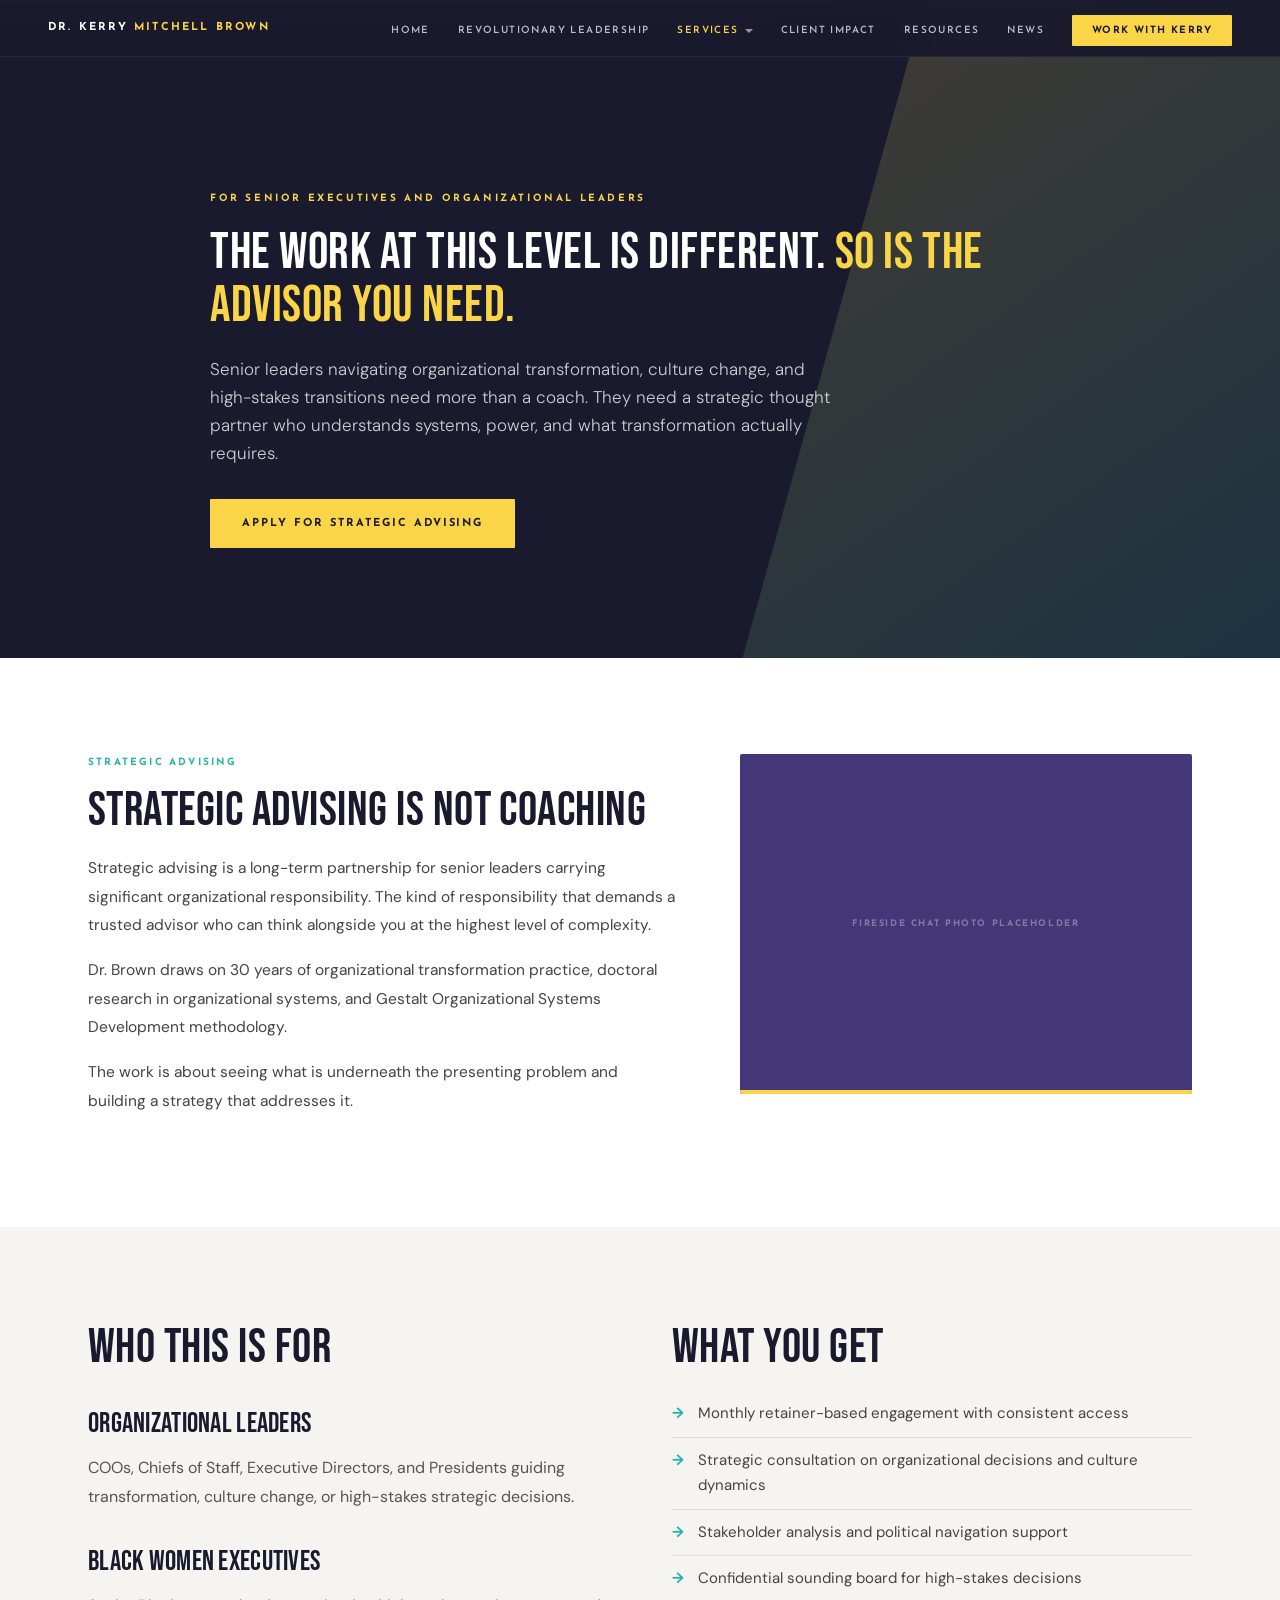
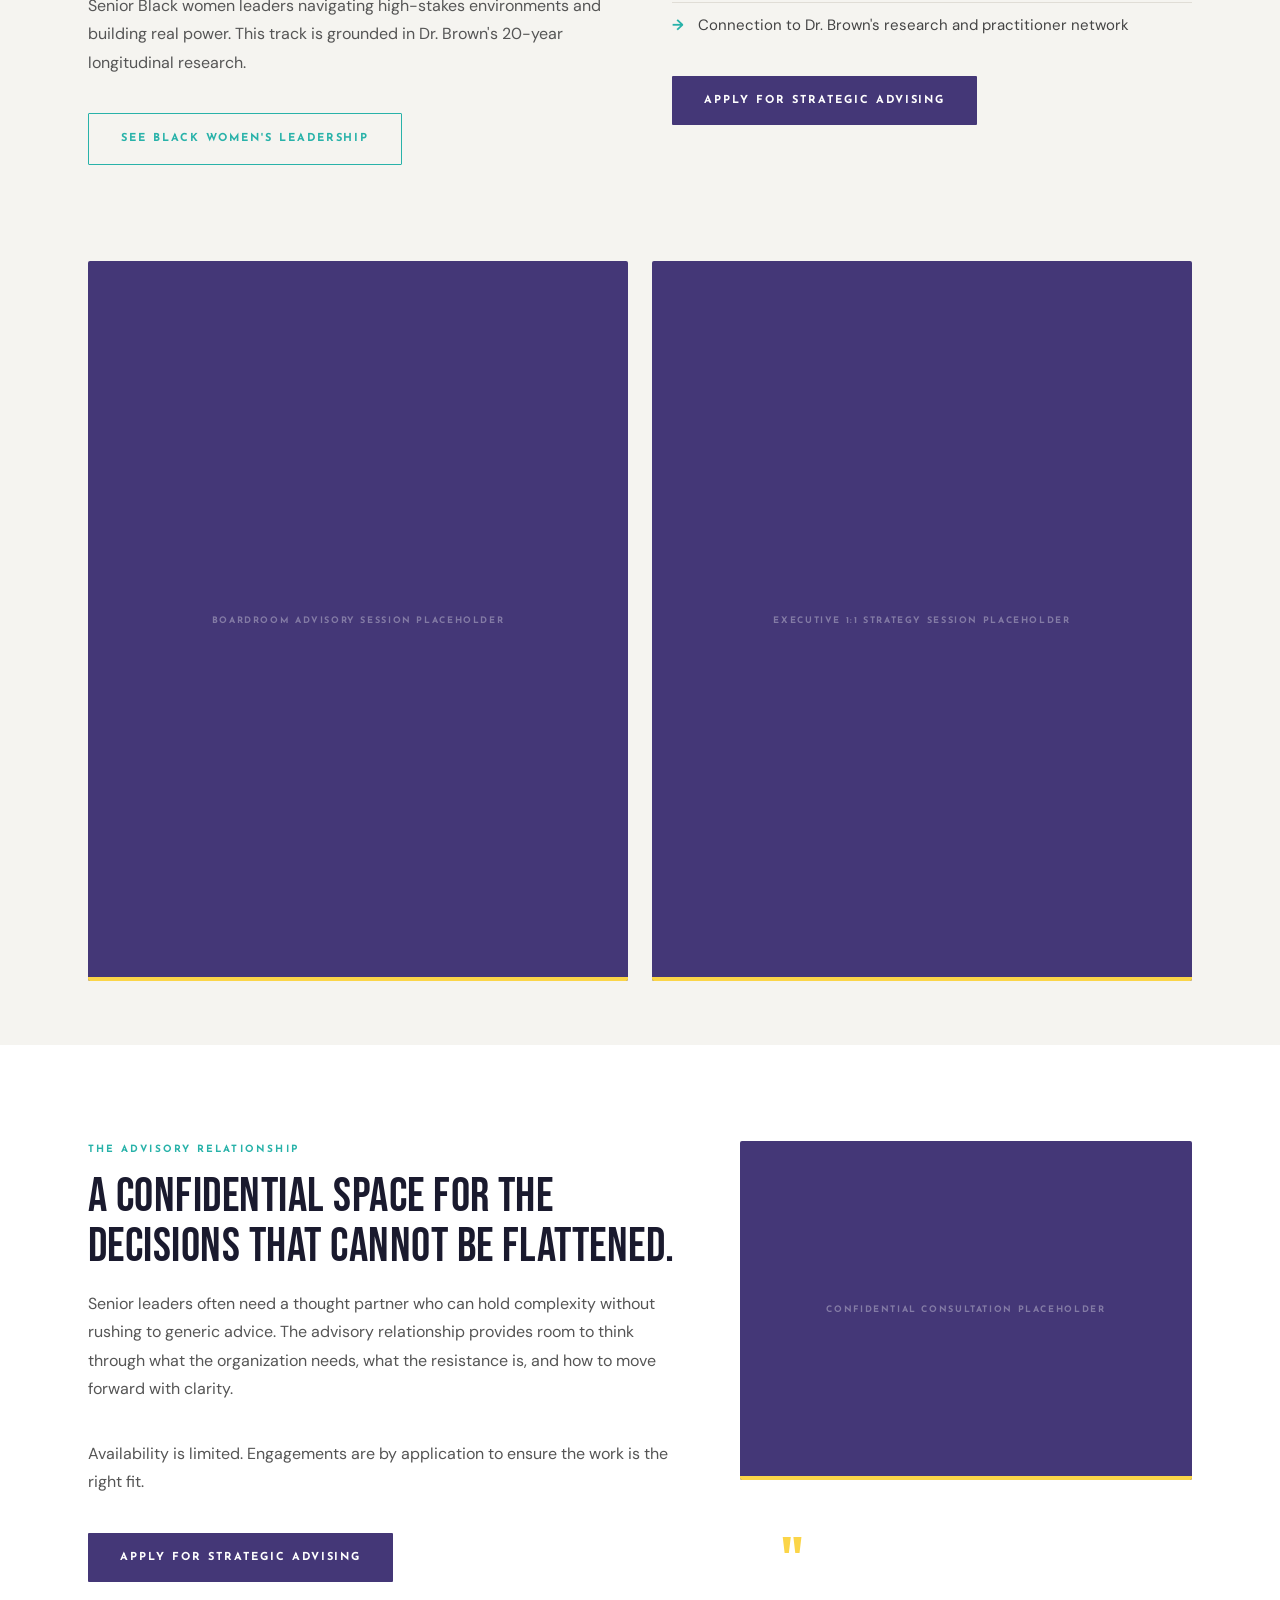
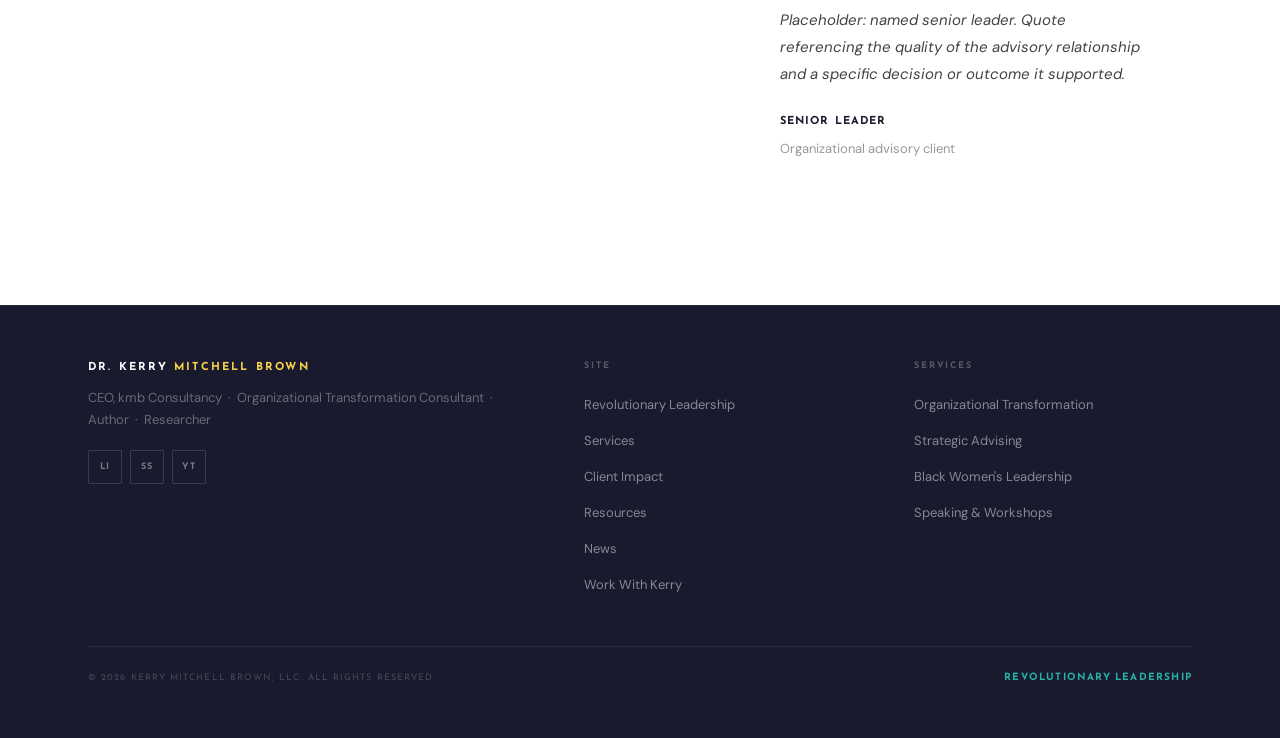
<file: strategic-advising.html>
<!DOCTYPE html>
<html lang="en">
<head>
  <meta charset="UTF-8">
  <meta name="viewport" content="width=device-width, initial-scale=1.0">
  <title>Strategic Advising | Dr. Kerry Mitchell Brown</title>
  <link href="https://fonts.googleapis.com/css2?family=Bebas+Neue&family=Josefin+Sans:wght@400;600;700&family=DM+Sans:opsz,wght@9..40,300;9..40,400;9..40,500&display=swap" rel="stylesheet">
  <style>
/* ════════════════════════════════════════════
   KMB Consultancy — kerrymitchellbrown.com
   Shared stylesheet for all pages
   Brand: Restrained Authority
════════════════════════════════════════════ */

:root{
  --charcoal:#1A1A2E;
  --white:#FFFFFF;
  --purple:#443777;
  --gold:#FBD548;
  --teal:#28B2A9;
  --warm:#F5F4F0;
  --mid:#E0DDD6;
  --fd:'Bebas Neue',sans-serif;   /* display — swap → MADE Canvas Black */
  --fs:'Josefin Sans',sans-serif; /* sub/labels/buttons */
  --fb:'DM Sans',sans-serif;      /* body */
}
*,*::before,*::after{box-sizing:border-box;margin:0;padding:0}
html{scroll-behavior:smooth}
body{font-family:var(--fb);background:var(--white);color:var(--charcoal);font-size:16px;line-height:1.75;-webkit-font-smoothing:antialiased}
img{max-width:100%;display:block}
a{text-decoration:none;color:inherit}
.wrap{max-width:1200px;margin:0 auto;padding:0 48px}

/* ━━━ BUTTONS ━━━ */
.btn{font-family:var(--fs);font-size:11px;font-weight:700;letter-spacing:.18em;text-transform:uppercase;padding:15px 32px;display:inline-block;cursor:pointer;transition:all .22s;border-radius:1px;white-space:nowrap;border:none}
.bg{background:var(--gold);color:var(--charcoal)}.bg:hover{background:#e8c22a}
.bp{background:var(--purple);color:var(--white)}.bp:hover{background:#352c5e}
.bw{border:1.5px solid rgba(255,255,255,.5);color:var(--white)}.bw:hover{background:rgba(255,255,255,.1)}
.bt{border:1.5px solid var(--teal);color:var(--teal)}.bt:hover{background:rgba(40,178,169,.1)}
.bd{background:var(--charcoal);color:var(--white)}.bd:hover{background:#000}

.eyebrow{font-family:var(--fs);font-size:10px;font-weight:700;letter-spacing:.24em;text-transform:uppercase;color:var(--teal)}
.slabel{font-family:var(--fs);font-size:10px;font-weight:700;letter-spacing:.22em;text-transform:uppercase;color:var(--teal);display:block;margin-bottom:14px}

.rv{opacity:0;transform:translateY(24px);transition:opacity .6s ease,transform .6s ease}
.rv.on{opacity:1;transform:none}

/* ━━━ NAV ━━━ */
nav{position:fixed;top:0;left:0;right:0;z-index:300;display:flex;align-items:center;justify-content:space-between;padding:22px 48px;transition:background .35s,padding .3s}
nav.stuck{background:rgba(26,26,46,.97);backdrop-filter:blur(12px);padding:14px 48px;border-bottom:1px solid rgba(255,255,255,.06)}
nav.solid{background:rgba(26,26,46,.97);backdrop-filter:blur(12px);padding:14px 48px;border-bottom:1px solid rgba(255,255,255,.06)}
.nlogo{font-family:var(--fs);font-size:11px;font-weight:700;letter-spacing:.2em;text-transform:uppercase;color:var(--white)}
.nlogo b{color:var(--gold)}
.nlinks{display:flex;align-items:center;gap:28px;list-style:none}
.nlinks a{font-family:var(--fs);font-size:10px;font-weight:600;letter-spacing:.14em;text-transform:uppercase;color:rgba(255,255,255,.72);transition:color .2s}
.nlinks a:hover{color:var(--white)}
.nlinks a.active{color:var(--gold)}
.ncta{background:var(--gold)!important;color:var(--charcoal)!important;padding:10px 20px;border-radius:1px;font-family:var(--fs)!important;font-size:10px!important;font-weight:700!important;letter-spacing:.14em!important;text-transform:uppercase!important}

/* nav dropdown (CSS-only, hover & focus) */
.has-dd{position:relative}
.dd-t{display:inline-flex;align-items:center;gap:6px;cursor:pointer}
.dd-t::after{content:'';width:0;height:0;border-left:4px solid transparent;border-right:4px solid transparent;border-top:4px solid rgba(255,255,255,.55);transition:transform .2s,border-top-color .2s}
.has-dd:hover .dd-t::after,.has-dd:focus-within .dd-t::after{transform:rotate(180deg);border-top-color:var(--gold)}
.dd-menu{position:absolute;top:100%;left:-14px;min-width:280px;background:rgba(26,26,46,.98);backdrop-filter:blur(12px);border:1px solid rgba(255,255,255,.08);border-top:2px solid var(--gold);padding:10px 0;list-style:none;opacity:0;visibility:hidden;transform:translateY(8px);transition:opacity .22s,transform .22s,visibility .22s;box-shadow:0 18px 40px rgba(0,0,0,.4);z-index:310}
.has-dd:hover .dd-menu,.has-dd:focus-within .dd-menu{opacity:1;visibility:visible;transform:translateY(0)}
.dd-menu li{margin:0}
.dd-menu a{display:block;padding:11px 22px;font-family:var(--fs);font-size:10px;font-weight:600;letter-spacing:.14em;text-transform:uppercase;color:rgba(255,255,255,.72);transition:background .2s,color .2s;white-space:nowrap}
.dd-menu a:hover{background:rgba(251,213,72,.08);color:var(--gold)}

/* ━━━ HERO (homepage) ━━━ */
.hero{position:relative;height:100vh;min-height:680px;display:flex;align-items:center;overflow:hidden}
.hero-vid{position:absolute;inset:0;pointer-events:none;overflow:hidden}
.hero-vid iframe,.hero-vid video{position:absolute;top:50%;left:50%;transform:translate(-50%,-50%);width:100vw;height:56.25vw;min-height:100vh;min-width:177.78vh;border:none;object-fit:cover}
.hero-ov{position:absolute;inset:0;background:linear-gradient(115deg,rgba(26,26,46,.90) 0%,rgba(68,55,119,.50) 55%,rgba(26,26,46,.30) 100%)}
.hero-ct{position:relative;z-index:2;padding:0 80px;max-width:860px}
.he{font-family:var(--fs);font-size:10px;font-weight:700;letter-spacing:.26em;text-transform:uppercase;color:var(--gold);margin-bottom:18px;opacity:0;animation:fu .8s .1s ease forwards}
.hh{font-family:var(--fd);font-size:clamp(2rem,4vw,3.6rem);font-weight:400;letter-spacing:.01em;line-height:1.05;color:var(--white);margin-bottom:18px;opacity:0;animation:fu .8s .3s ease forwards}
.hh em{color:var(--gold);font-style:normal}
.hs{font-family:var(--fb);font-size:16px;font-weight:300;color:rgba(255,255,255,.78);max-width:480px;line-height:1.65;margin-bottom:12px;opacity:0;animation:fu .8s .5s ease forwards}
.hst{font-family:var(--fs);font-size:9px;font-weight:600;letter-spacing:.18em;text-transform:uppercase;color:rgba(255,255,255,.38);margin-bottom:36px;opacity:0;animation:fu .8s .65s ease forwards}
.hctas{display:flex;gap:14px;flex-wrap:wrap;opacity:0;animation:fu .8s .8s ease forwards}
.hbar{position:absolute;bottom:0;left:80px;width:2px;height:68px;background:var(--teal);z-index:2}
@keyframes fu{from{opacity:0;transform:translateY(20px)}to{opacity:1;transform:none}}

/* ━━━ PAGE HERO (interior pages) ━━━ */
.phero{position:relative;background:var(--charcoal);padding:190px 0 110px;color:var(--white);overflow:hidden;min-height:520px;display:flex;align-items:flex-end}
.phero.purple{background:var(--purple)}
.phero::before{content:'';position:absolute;top:0;left:0;right:0;height:3px;background:linear-gradient(90deg,var(--gold) 0%,var(--teal) 50%,var(--purple) 100%)}
.phero-ct{position:relative;z-index:2;max-width:860px}
.ph-eye{font-family:var(--fs);font-size:10px;font-weight:700;letter-spacing:.26em;text-transform:uppercase;color:var(--gold);margin-bottom:18px}
.ph-h{font-family:var(--fd);font-size:clamp(2rem,4vw,3.4rem);font-weight:400;letter-spacing:.01em;line-height:1.05;color:var(--white);margin-bottom:22px}
.ph-h em{color:var(--gold);font-style:normal}
.ph-s{font-family:var(--fb);font-size:17px;font-weight:300;color:rgba(255,255,255,.78);max-width:640px;line-height:1.65;margin-bottom:32px}
.phero::after{content:'';position:absolute;right:0;bottom:0;width:42vw;max-width:620px;height:100%;background:linear-gradient(145deg,rgba(251,213,72,.18),rgba(40,178,169,.16));clip-path:polygon(34% 0,100% 0,100% 100%,0 100%);pointer-events:none}
.ph-glow{display:none}

/* ━━━ AS SEEN IN ━━━ */
.seen{background:var(--white);border-top:1px solid var(--mid);border-bottom:1px solid var(--mid);padding:30px 0}
.seen-r{display:flex;align-items:center}
.seen-l{font-family:var(--fs);font-size:9px;font-weight:700;letter-spacing:.22em;text-transform:uppercase;color:#c0bdb6;white-space:nowrap;padding-right:32px;border-right:1px solid var(--mid);flex-shrink:0}
.logos{display:flex;align-items:center;gap:32px;flex-wrap:wrap;padding-left:32px}
.logo-i{opacity:.32;transition:opacity .2s;display:flex;align-items:center;flex-shrink:0}
.logo-i:hover{opacity:.7}

/* ━━━ DUAL PROBLEM ━━━ */
.dual{display:grid;grid-template-columns:1fr 1fr}
.dc{padding:80px 56px;position:relative}
.dc.dark{background:var(--charcoal)}
.dc.light{background:var(--warm)}
.dc::before{content:'';position:absolute;top:0;left:0;right:0;height:3px}
.dc.dark::before{background:var(--teal)}
.dc.light::before{background:var(--purple)}
.dc .eyebrow{margin-bottom:16px}
.dc-h{font-family:var(--fd);font-size:clamp(1.9rem,3vw,2.7rem);font-weight:400;letter-spacing:.01em;line-height:1.02;margin:16px 0 22px}
.dc.dark .dc-h{color:var(--white)}
.dc.light .dc-h{color:var(--charcoal)}
.dc-p{font-size:15px;line-height:1.82;margin-bottom:14px}
.dc.dark .dc-p{color:rgba(255,255,255,.62)}
.dc.light .dc-p{color:#555}
.dc-ul{list-style:none;margin:22px 0 34px}
.dc-ul li{font-family:var(--fs);font-size:12px;font-weight:600;letter-spacing:.05em;display:flex;align-items:center;gap:10px;padding:10px 0;border-top:1px solid rgba(255,255,255,.07)}
.dc.light .dc-ul li{border-top-color:rgba(0,0,0,.06)}
.dc-ul li::before{content:'→';color:var(--teal)}
.dc.dark .dc-ul li{color:rgba(255,255,255,.80)}
.dc.light .dc-ul li{color:var(--charcoal)}

/* ━━━ CREDENTIALS ━━━ */
.creds{background:var(--charcoal);padding:80px 0 96px}
.stats{display:grid;grid-template-columns:repeat(4,1fr);border-bottom:1px solid rgba(255,255,255,.08);border-top:1px solid rgba(255,255,255,.08)}
.st{padding:44px 0;text-align:center;border-right:1px solid rgba(255,255,255,.07)}
.st:last-child{border-right:none}
.st-n{font-family:var(--fd);font-size:clamp(2.8rem,4.5vw,4rem);font-weight:400;color:var(--gold);line-height:1;display:block;margin-bottom:8px}
.st-l{font-family:var(--fs);font-size:9px;font-weight:700;letter-spacing:.22em;text-transform:uppercase;color:rgba(255,255,255,.35)}

.cg{display:grid;grid-template-columns:380px 1fr;gap:64px;align-items:start;padding-top:64px}
.cphoto{position:relative;border-radius:2px;overflow:hidden;background:var(--purple);aspect-ratio:3/4;width:100%}
.cpholder{position:absolute;inset:0;display:flex;flex-direction:column;align-items:center;justify-content:center;gap:14px;padding:24px}
.cpholder svg{opacity:.18}
.cpholder p{font-family:var(--fs);font-size:9px;font-weight:700;letter-spacing:.18em;text-transform:uppercase;color:rgba(255,255,255,.28);text-align:center;line-height:1.8}
.cphoto::after{content:'';position:absolute;bottom:0;left:0;right:0;height:4px;background:var(--gold)}

.cbio{padding-top:4px}
.cred-h{font-family:var(--fd);font-size:clamp(2.2rem,3.8vw,3.4rem);font-weight:400;letter-spacing:.01em;line-height:1.0;color:var(--white);margin-bottom:26px}
.cred-h em{color:var(--gold);font-style:normal}
.cred-p{font-size:15px;line-height:1.85;color:rgba(255,255,255,.60);margin-bottom:14px}
.badges{display:flex;flex-wrap:wrap;gap:8px;margin:26px 0 34px}
.badge{font-family:var(--fs);font-size:9px;font-weight:700;letter-spacing:.12em;text-transform:uppercase;padding:6px 12px;border:1px solid rgba(40,178,169,.35);color:var(--teal);border-radius:1px}

/* ━━━ SERVICES (homepage) ━━━ */
.services{background:var(--white);padding:96px 0}
.sh2{font-family:var(--fd);font-size:clamp(2.4rem,5vw,4rem);font-weight:400;letter-spacing:.01em;line-height:1.0;color:var(--charcoal);margin-top:8px}
.shdr{margin-bottom:52px}

.sgrid{display:grid;grid-template-columns:repeat(4,1fr);border:1px solid var(--mid)}
.scard{padding:40px 30px;border-right:1px solid var(--mid);position:relative;transition:background .25s;overflow:hidden;display:flex;flex-direction:column}
.scard:last-child{border-right:none}
.scard::before{content:'';position:absolute;top:0;left:0;right:0;height:3px;background:var(--mid);transition:background .25s}
.scard:hover{background:var(--charcoal)}
.scard:hover::before{background:var(--gold)}
.scard:hover .snum{color:rgba(68,55,119,.3)}
.scard:hover .saud{color:var(--teal)}
.scard:hover .stit{color:var(--white)}
.scard:hover .sbod{color:rgba(255,255,255,.55)}
.scard:hover .slnk{color:var(--gold)}
.snum{font-family:var(--fd);font-size:3.2rem;font-weight:400;color:var(--mid);line-height:1;margin-bottom:24px;transition:color .25s}
.saud{font-family:var(--fs);font-size:9px;font-weight:700;letter-spacing:.16em;text-transform:uppercase;color:var(--teal);margin-bottom:10px}
.stit{font-family:var(--fd);font-size:1.5rem;font-weight:400;letter-spacing:.01em;line-height:1.05;color:var(--charcoal);margin-bottom:14px;transition:color .25s}
.sbod{font-size:13.5px;line-height:1.75;color:#777;margin-bottom:22px;transition:color .25s;flex:1}
.slnk{font-family:var(--fs);font-size:10px;font-weight:700;letter-spacing:.14em;text-transform:uppercase;color:var(--purple);display:flex;align-items:center;gap:6px;transition:color .25s}

/* ━━━ RL BRIDGE ━━━ */
.rl{background:var(--purple);padding:52px 0}
.rlg{display:grid;grid-template-columns:160px 1fr 280px;gap:48px;align-items:center}
.rlbook{background:var(--charcoal);border-radius:2px;border-left:6px solid var(--gold);padding:20px 16px 20px 20px;box-shadow:10px 10px 40px rgba(0,0,0,.45);aspect-ratio:2/3;display:flex;flex-direction:column;justify-content:space-between}
.rlt{font-family:var(--fd);font-size:1.4rem;font-weight:400;letter-spacing:.01em;color:var(--white);line-height:1.05}
.rls{font-family:var(--fs);font-size:8px;font-weight:700;letter-spacing:.16em;text-transform:uppercase;color:var(--gold);margin-top:8px}
.rla{font-family:var(--fs);font-size:8px;letter-spacing:.1em;color:rgba(255,255,255,.38)}
.rl-copy .slabel{color:var(--gold)}
.rlh{font-family:var(--fd);font-size:clamp(1.7rem,2.5vw,2.3rem);font-weight:400;letter-spacing:.01em;line-height:1.02;color:var(--white);margin-bottom:12px}
.rlp{font-size:14px;line-height:1.75;color:rgba(255,255,255,.62);margin-bottom:10px}
.rlpub{font-family:var(--fs);font-size:9px;font-weight:700;letter-spacing:.16em;text-transform:uppercase;color:var(--gold);margin-bottom:22px}
.rlctas{display:flex;gap:12px;flex-wrap:wrap}
.ends{display:flex;flex-direction:column;gap:10px}
.eq{background:rgba(251,213,72,.12);border-left:3px solid var(--gold);padding:12px 14px;border-radius:0 2px 2px 0}
.eqq{font-family:var(--fb);font-size:12px;font-style:italic;color:rgba(255,255,255,.88);line-height:1.45;margin-bottom:6px}
.eqn{font-family:var(--fs);font-size:8px;font-weight:700;letter-spacing:.1em;text-transform:uppercase;color:var(--gold);opacity:.75}

/* ━━━ TESTIMONIALS ━━━ */
.testi{background:var(--warm);padding:96px 0}
.tgrid{display:grid;grid-template-columns:1fr 1fr;gap:24px}
.tc{background:var(--white);padding:44px 40px;border-bottom:3px solid transparent;transition:border-color .25s}
.tc:hover{border-color:var(--teal)}

/* testimonials slider (CSS-only scroll-snap, no JS) */
.tslider{position:relative;margin-top:8px}
.tslider .tgrid{display:flex;gap:24px;overflow-x:auto;scroll-snap-type:x mandatory;scroll-behavior:smooth;padding:8px 4px 28px;margin:0 -4px;-webkit-overflow-scrolling:touch;scrollbar-width:thin;scrollbar-color:var(--teal) transparent}
.tslider .tgrid::-webkit-scrollbar{height:6px}
.tslider .tgrid::-webkit-scrollbar-track{background:rgba(0,0,0,.05);border-radius:3px}
.tslider .tgrid::-webkit-scrollbar-thumb{background:var(--teal);border-radius:3px}
.tslider .tc{flex:0 0 calc(50% - 12px);scroll-snap-align:start;min-width:300px}
.tslider .tc:first-child{scroll-snap-align:start}
.thint{font-family:var(--fs);font-size:9px;font-weight:700;letter-spacing:.18em;text-transform:uppercase;color:#bbb;display:flex;align-items:center;gap:8px;margin-top:6px}
.thint::before{content:'⇆';font-size:13px;color:var(--teal)}
@media(max-width:1024px){
  .tslider .tc{flex:0 0 calc(85% - 12px)}
}

/* signature talks accordion (HTML <details>) */
.talk-acc{border-top:1px solid var(--mid)}
.talk-acc summary{list-style:none;cursor:pointer;display:grid;grid-template-columns:80px 1fr auto;gap:24px;padding:26px 4px;border-bottom:1px solid var(--mid);align-items:center;transition:background .2s}
.talk-acc summary::-webkit-details-marker{display:none}
.talk-acc summary::marker{display:none}
.talk-acc summary:hover{background:var(--warm)}
.talk-acc[open] summary{background:var(--warm);border-bottom-color:transparent}
.talk-acc .talk-n{font-family:var(--fd);font-size:2.4rem;color:var(--gold);line-height:1}
.talk-acc .talk-head{display:flex;flex-direction:column;gap:6px}
.talk-acc .talk-head .talk-h{font-family:var(--fd);font-size:1.4rem;line-height:1.1;letter-spacing:.01em;color:var(--charcoal);margin:0}
.talk-acc .talk-head .talk-sub{font-family:var(--fs);font-size:11px;font-weight:700;letter-spacing:.12em;text-transform:uppercase;color:var(--teal);margin:0}
.talk-tog{font-family:var(--fs);font-size:18px;color:var(--purple);width:36px;height:36px;border:1px solid var(--mid);border-radius:50%;display:inline-flex;align-items:center;justify-content:center;transition:transform .25s,background .2s,color .2s,border-color .2s}
.talk-acc[open] .talk-tog{transform:rotate(45deg);background:var(--purple);color:var(--white);border-color:var(--purple)}
.talk-acc .talk-body{padding:8px 4px 28px 112px;border-bottom:1px solid var(--mid);background:var(--warm)}
.talk-acc .talk-body p{font-size:14.5px;line-height:1.78;color:#555;margin-bottom:12px}
.talk-acc .talk-body .talk-aud{font-family:var(--fs);font-size:10px;font-weight:600;letter-spacing:.1em;text-transform:uppercase;color:#999}
.talk-acc .talk-body .talk-aud b{color:var(--charcoal);font-weight:700;letter-spacing:.16em;margin-right:8px}
@media(max-width:1024px){
  .talk-acc summary{grid-template-columns:50px 1fr auto;gap:16px}
  .talk-acc .talk-body{padding-left:18px}
}
.tmark{font-family:var(--fd);font-size:72px;color:var(--gold);line-height:.6;margin-bottom:20px;display:block}
.tq{font-size:15px;font-style:italic;line-height:1.8;color:#444;margin-bottom:24px}
.ta strong{font-family:var(--fs);font-size:11px;font-weight:700;letter-spacing:.1em;text-transform:uppercase;color:var(--charcoal);display:block;margin-bottom:3px}
.ta span{font-size:13px;color:#999}
.tph{background:var(--white);padding:44px 40px;border:2px dashed var(--mid);display:flex;flex-direction:column;align-items:center;justify-content:center;gap:10px;text-align:center;min-height:220px}
.tph p{font-family:var(--fs);font-size:9px;font-weight:700;letter-spacing:.14em;text-transform:uppercase;color:#c8c4bc}
.tcta{text-align:center;margin-top:52px}

/* ━━━ WORK WITH ━━━ */
.work{background:var(--charcoal);padding:96px 0}
.wcards{display:grid;grid-template-columns:1fr 1fr;gap:2px;margin-top:52px}
.wc{background:rgba(255,255,255,.04);border:1px solid rgba(255,255,255,.07);padding:52px 48px;transition:background .25s}
.wc:hover{background:rgba(255,255,255,.08)}
.wc .eyebrow{margin-bottom:16px}
.wch{font-family:var(--fd);font-size:clamp(1.8rem,3vw,2.6rem);font-weight:400;letter-spacing:.01em;line-height:1.02;color:var(--white);margin-bottom:18px}
.wcp{font-size:14px;line-height:1.78;color:rgba(255,255,255,.55);margin-bottom:32px}

/* ━━━ FOOTER ━━━ */
footer{background:var(--charcoal);border-top:1px solid rgba(255,255,255,.07);padding:52px 0}
.fg{display:grid;grid-template-columns:1.6fr 1fr 1fr;gap:52px;margin-bottom:40px}
.fbrand{font-family:var(--fs);font-size:11px;font-weight:700;letter-spacing:.2em;text-transform:uppercase;color:var(--white);margin-bottom:10px}
.fbrand b{color:var(--gold)}
.ftag{font-size:13px;line-height:1.65;color:rgba(255,255,255,.35);margin-bottom:20px}
.fsoc{display:flex;gap:8px}
.fsoc a{font-family:var(--fs);font-size:9px;font-weight:700;letter-spacing:.08em;width:34px;height:34px;border:1px solid rgba(255,255,255,.14);display:flex;align-items:center;justify-content:center;color:rgba(255,255,255,.42);transition:all .2s;border-radius:1px}
.fsoc a:hover{border-color:var(--gold);color:var(--gold)}
.fc h4{font-family:var(--fs);font-size:9px;font-weight:700;letter-spacing:.2em;text-transform:uppercase;color:rgba(255,255,255,.28);margin-bottom:16px}
.fc ul{list-style:none}
.fc ul li{margin-bottom:8px}
.fc ul li a{font-size:13px;color:rgba(255,255,255,.48);transition:color .2s}
.fc ul li a:hover{color:var(--white)}
.fbot{border-top:1px solid rgba(255,255,255,.07);padding-top:22px;display:flex;justify-content:space-between;align-items:center;flex-wrap:wrap;gap:12px}
.fbot p{font-family:var(--fs);font-size:9px;letter-spacing:.12em;text-transform:uppercase;color:rgba(255,255,255,.2)}
.fbot a{font-family:var(--fs);font-size:10px;font-weight:700;letter-spacing:.12em;text-transform:uppercase;color:var(--teal)}

/* ━━━ GENERIC SECTIONS ━━━ */
section.sec{padding:96px 0;background:var(--white)}
section.sec.warm{background:var(--warm)}
section.sec.dark{background:var(--charcoal);color:var(--white)}
section.sec.purple{background:var(--purple);color:var(--white)}
.sec-h{font-family:var(--fd);font-size:clamp(2rem,4vw,3rem);font-weight:400;letter-spacing:.01em;line-height:1.04;color:var(--charcoal);margin-bottom:18px}
.sec.dark .sec-h,.sec.purple .sec-h{color:var(--white)}
.sec-h em{color:var(--gold);font-style:normal}
.sec-sub{font-size:16px;line-height:1.78;color:#555;max-width:780px;margin-bottom:36px}
.sec.dark .sec-sub,.sec.purple .sec-sub{color:rgba(255,255,255,.62)}
.sec-body p{font-size:15.5px;line-height:1.85;margin-bottom:16px;color:#444}
.sec.dark .sec-body p,.sec.purple .sec-body p{color:rgba(255,255,255,.7)}

/* prose lists */
.plist{list-style:none;margin:18px 0 28px}
.plist li{font-size:15px;line-height:1.7;padding:10px 0 10px 26px;position:relative;color:#444;border-top:1px solid var(--mid)}
.plist li:first-child{border-top:none}
.plist li::before{content:'→';position:absolute;left:0;top:10px;color:var(--teal);font-weight:700}
.sec.dark .plist li,.sec.purple .plist li{color:rgba(255,255,255,.78);border-top-color:rgba(255,255,255,.08)}

.subhead{font-family:var(--fd);font-size:clamp(1.4rem,2.2vw,1.9rem);font-weight:400;letter-spacing:.01em;line-height:1.1;margin:36px 0 14px;color:var(--charcoal)}
.sec.dark .subhead,.sec.purple .subhead{color:var(--white)}
.subhead em{color:var(--gold);font-style:normal}

/* ━━━ TWO-COLUMN LAYOUTS ━━━ */
.tcol{display:grid;grid-template-columns:1fr 1fr;gap:64px;align-items:start}
.tcol.bias-left{grid-template-columns:1.3fr 1fr}
.tcol.bias-right{grid-template-columns:1fr 1.3fr}

/* photo card */
.pcard{position:relative;background:var(--purple);aspect-ratio:3/4;overflow:hidden;border-radius:2px}
.pcard.wide{aspect-ratio:4/3}
.pcard.kerry-photo{
  background-image:linear-gradient(135deg,rgba(68,55,119,.7) 0%,rgba(26,26,46,.85) 100%),
                   url('https://images.unsplash.com/photo-1573497019418-b400bb3ab074?w=800&auto=format');
  background-size:cover;
  background-position:center top;
}
.pcard::after{content:'';position:absolute;bottom:0;left:0;right:0;height:4px;background:var(--gold)}
.pcard-ph{position:absolute;inset:0;display:flex;flex-direction:column;align-items:center;justify-content:center;gap:14px;padding:24px;text-align:center}
.pcard-ph svg{opacity:.22}
.pcard-ph p{font-family:var(--fs);font-size:9px;font-weight:700;letter-spacing:.18em;text-transform:uppercase;color:rgba(255,255,255,.34);line-height:1.8}

/* ━━━ TALK CARDS (Speaking page) ━━━ */
.talks{display:grid;grid-template-columns:1fr;gap:0;border-top:1px solid var(--mid)}
.talk{display:grid;grid-template-columns:80px 1fr 240px;gap:32px;padding:34px 4px;border-bottom:1px solid var(--mid);align-items:start;transition:background .2s}
.talk:hover{background:var(--warm)}
.talk-n{font-family:var(--fd);font-size:2.6rem;color:var(--gold);line-height:1}
.talk-h{font-family:var(--fd);font-size:1.5rem;line-height:1.1;letter-spacing:.01em;color:var(--charcoal);margin-bottom:8px}
.talk-sub{font-family:var(--fs);font-size:11px;font-weight:700;letter-spacing:.12em;text-transform:uppercase;color:var(--teal);margin-bottom:14px}
.talk-p{font-size:14.5px;line-height:1.75;color:#555}
.talk-aud{font-family:var(--fs);font-size:10px;font-weight:600;letter-spacing:.1em;text-transform:uppercase;color:#999;line-height:1.6}
.talk-aud b{display:block;color:var(--charcoal);font-weight:700;letter-spacing:.16em;margin-bottom:6px}

/* ━━━ FORMAT PILLS ━━━ */
.formats{display:grid;grid-template-columns:repeat(auto-fit,minmax(220px,1fr));gap:16px;margin-top:24px}
.fmt{padding:24px 22px;background:var(--warm);border-left:3px solid var(--teal);border-radius:0 2px 2px 0}
.fmt h4{font-family:var(--fd);font-size:1.15rem;line-height:1.1;color:var(--charcoal);margin-bottom:6px}
.fmt p{font-size:13.5px;line-height:1.65;color:#666}

/* ━━━ SECTOR CARDS (Org Transformation) ━━━ */
.sectors{display:grid;grid-template-columns:1fr 1fr;gap:2px;background:var(--mid);margin-top:32px}
.sec-card{background:var(--white);padding:38px 32px;position:relative;transition:background .25s}
.sec-card.primary{background:var(--charcoal);color:var(--white)}
.sec-card.primary .sec-card-h{color:var(--white)}
.sec-card.primary .sec-card-p{color:rgba(255,255,255,.65)}
.sec-card-tag{font-family:var(--fs);font-size:10px;font-weight:700;letter-spacing:.18em;text-transform:uppercase;color:var(--teal);margin-bottom:12px;display:flex;align-items:center;gap:8px}
.sec-card-tag .pri{background:var(--gold);color:var(--charcoal);padding:3px 7px;font-size:8px;letter-spacing:.16em;border-radius:1px}
.sec-card-h{font-family:var(--fd);font-size:1.45rem;line-height:1.1;color:var(--charcoal);margin-bottom:10px}
.sec-card-p{font-size:14px;line-height:1.7;color:#555}

/* ━━━ NEWS LIST ━━━ */
.newslist{display:grid;grid-template-columns:1fr;gap:0;margin-top:8px}
.nitem{display:grid;grid-template-columns:120px 1fr 180px;gap:32px;padding:24px 4px;border-bottom:1px solid var(--mid);align-items:center;transition:background .2s,padding .2s;cursor:pointer}
.nitem:hover{background:var(--warm);padding-left:14px}
.ndate{font-family:var(--fs);font-size:10px;font-weight:700;letter-spacing:.12em;text-transform:uppercase;color:#999}
.ntitle{font-family:var(--fd);font-size:1.2rem;line-height:1.2;color:var(--charcoal)}
.nsource{font-family:var(--fs);font-size:10px;font-weight:600;letter-spacing:.1em;text-transform:uppercase;color:var(--teal);text-align:right}

/* news filters */
.filters{display:flex;gap:8px;flex-wrap:wrap;margin:28px 0 8px}
.filter{font-family:var(--fs);font-size:10px;font-weight:700;letter-spacing:.16em;text-transform:uppercase;padding:9px 16px;border:1px solid var(--mid);background:transparent;cursor:pointer;color:#666;transition:all .2s;border-radius:1px}
.filter:hover{border-color:var(--charcoal);color:var(--charcoal)}
.filter.on{background:var(--charcoal);color:var(--white);border-color:var(--charcoal)}

/* ━━━ NEWS CARDS (v2) ━━━ */
.ngrid{display:grid;grid-template-columns:repeat(3,1fr);gap:28px;margin-top:32px}
.ncard{background:var(--white);border:1px solid var(--mid);overflow:hidden;display:flex;flex-direction:column;transition:transform .25s,box-shadow .25s;cursor:pointer}
.ncard:hover{transform:translateY(-4px);box-shadow:0 18px 40px rgba(26,26,46,.10)}
.ncard-img{position:relative;aspect-ratio:16/10;background:linear-gradient(135deg,var(--purple) 0%,var(--charcoal) 100%);overflow:hidden;display:flex;align-items:center;justify-content:center}
.ncard-img::after{content:'';position:absolute;inset:0;background:radial-gradient(circle at 30% 30%,rgba(251,213,72,.18),transparent 55%)}
.ncard-img .nph{position:relative;z-index:1;font-family:var(--fs);font-size:9px;font-weight:700;letter-spacing:.22em;text-transform:uppercase;color:rgba(255,255,255,.45);text-align:center;padding:14px}
.ncard-tag{position:absolute;top:14px;left:14px;background:var(--gold);color:var(--charcoal);font-family:var(--fs);font-size:9px;font-weight:700;letter-spacing:.18em;text-transform:uppercase;padding:5px 10px;z-index:2;border-radius:1px}
.ncard-body{padding:24px 26px 28px;display:flex;flex-direction:column;gap:10px;flex:1}
.ncard-date{font-family:var(--fs);font-size:10px;font-weight:700;letter-spacing:.14em;text-transform:uppercase;color:#999}
.ncard-title{font-family:var(--fd);font-size:1.25rem;line-height:1.18;color:var(--charcoal);letter-spacing:.01em}
.ncard-source{font-family:var(--fs);font-size:10px;font-weight:700;letter-spacing:.16em;text-transform:uppercase;color:var(--teal);margin-top:auto;padding-top:10px;border-top:1px solid var(--mid)}
@media(max-width:1024px){.ngrid{grid-template-columns:repeat(2,1fr);gap:20px}}
@media(max-width:640px){.ngrid{grid-template-columns:1fr}}

/* ━━━ ASSESSMENT ━━━ */
.assess-box{background:var(--warm);padding:48px;border-left:5px solid var(--gold);margin-top:24px}
.assess-box h3{font-family:var(--fd);font-size:1.6rem;color:var(--charcoal);margin-bottom:14px}

/* ━━━ CONTACT FORM ━━━ */
.contact-grid{display:grid;grid-template-columns:1fr 1fr;gap:2px;background:rgba(255,255,255,.07)}
.cform{background:var(--charcoal);padding:48px}
.cform.alt{background:#13132a}
.cform h3{font-family:var(--fd);font-size:1.7rem;color:var(--white);line-height:1.1;margin-bottom:8px}
.cform .eyebrow{margin-bottom:14px}
.cform p{font-size:14px;line-height:1.7;color:rgba(255,255,255,.6);margin-bottom:24px}
.cform label{display:block;font-family:var(--fs);font-size:10px;font-weight:700;letter-spacing:.16em;text-transform:uppercase;color:rgba(255,255,255,.6);margin:18px 0 6px}
.cform input,.cform select,.cform textarea{width:100%;padding:12px 14px;background:rgba(255,255,255,.05);border:1px solid rgba(255,255,255,.12);color:var(--white);font-family:var(--fb);font-size:14px;border-radius:1px;outline:none;transition:border-color .2s}
.cform input:focus,.cform select:focus,.cform textarea:focus{border-color:var(--gold)}
.cform textarea{resize:vertical;min-height:90px}
.cform .btn{margin-top:24px;width:100%}

/* ━━━ SERVICES INDEX ━━━ */
.svc-list{display:grid;grid-template-columns:1fr;gap:2px;margin-top:32px;background:var(--mid)}
.svc-row{background:var(--white);padding:38px 40px;display:grid;grid-template-columns:60px 1fr 180px;gap:32px;align-items:center;transition:all .25s;cursor:pointer}
.svc-row:hover{background:var(--charcoal);color:var(--white)}
.svc-row:hover .svc-h{color:var(--white)}
.svc-row:hover .svc-p{color:rgba(255,255,255,.65)}
.svc-row:hover .svc-arrow{color:var(--gold);transform:translateX(8px)}
.svc-num{font-family:var(--fd);font-size:2.4rem;color:var(--mid);line-height:1;transition:color .25s}
.svc-row:hover .svc-num{color:rgba(251,213,72,.4)}
.svc-tag{font-family:var(--fs);font-size:9px;font-weight:700;letter-spacing:.18em;text-transform:uppercase;color:var(--teal);margin-bottom:6px}
.svc-h{font-family:var(--fd);font-size:1.5rem;line-height:1.1;color:var(--charcoal);margin-bottom:6px;transition:color .25s}
.svc-p{font-size:14px;line-height:1.7;color:#666;transition:color .25s}
.svc-arrow{font-family:var(--fs);font-size:11px;font-weight:700;letter-spacing:.18em;text-transform:uppercase;color:var(--purple);text-align:right;transition:all .25s}

/* ━━━ MOBILE ━━━ */
@media(max-width:1024px){
  .dual,.cg,.rlg,.wcards,.fg,.tcol,.tcol.bias-left,.tcol.bias-right,.contact-grid,.sectors{grid-template-columns:1fr}
  .sgrid{grid-template-columns:repeat(2,1fr)}
  .tgrid{grid-template-columns:1fr}
  .stats{grid-template-columns:repeat(2,1fr)}
  .hero-ct{padding:0 36px}
  nav{padding:16px 24px}
  .nlinks{display:none}
  .talk{grid-template-columns:60px 1fr}
  .talk-aud{grid-column:1/-1;border-top:1px solid var(--mid);padding-top:14px}
  .nitem{grid-template-columns:90px 1fr;gap:14px}
  .nsource{grid-column:1/-1;text-align:left}
  .svc-row{grid-template-columns:50px 1fr;gap:18px}
  .svc-arrow{grid-column:1/-1;text-align:left;margin-top:8px}
}
@media(max-width:640px){
  .sgrid{grid-template-columns:1fr}
  .wrap{padding:0 20px}
  .dc{padding:52px 24px}
  .phero{padding:130px 0 60px}
  .cform{padding:32px 24px}
  .assess-box{padding:32px 24px}
}

</style>
</head>
<body>
  <nav id="nav" class="solid">
    <a class="nlogo" href="index.html">Dr. Kerry <b>Mitchell Brown</b></a>
    <ul class="nlinks">
        <li><a href="index.html">Home</a></li>
        <li><a href="https://revolutionarylead.com/">Revolutionary Leadership</a></li>
        <li class="has-dd" tabindex="0">
          <a href="services.html" class="dd-t active">Services</a>
          <ul class="dd-menu">
            <li><a href="organizational-transformation.html">Organizational Transformation</a></li>
            <li><a href="strategic-advising.html">Strategic Advising</a></li>
            <li><a href="black-womens-leadership.html">Black Women's Leadership</a></li>
            <li><a href="speaking-and-workshops.html">Speaking &amp; Workshops</a></li>
          </ul>
        </li>
        <li><a href="client-impact.html">Client Impact</a></li>
        <li><a href="assessment.html">Resources</a></li>
        <li><a href="news.html">News</a></li>
        <li><a href="contact.html" class="ncta">Work With Kerry</a></li>
    </ul>
  </nav>

  <header class="phero">
    <div class="ph-glow"></div>
    <div class="wrap">
      <div class="phero-ct">
        <p class="ph-eye">For Senior Executives and Organizational Leaders</p>
        <h1 class="ph-h">The Work at This Level Is Different. <em>So Is the Advisor You Need.</em></h1>
        <p class="ph-s">Senior leaders navigating organizational transformation, culture change, and high-stakes transitions need more than a coach. They need a strategic thought partner who understands systems, power, and what transformation actually requires.</p>
        <a class="btn bg" href="contact.html">Apply for Strategic Advising</a>
      </div>
    </div>
  </header>
  <section class="sec">
    <div class="wrap tcol bias-left">
      <div class="sec-body"><span class="slabel">Strategic Advising</span><h2 class="sec-h">Strategic Advising Is Not Coaching</h2><p>Strategic advising is a long-term partnership for senior leaders carrying significant organizational responsibility. The kind of responsibility that demands a trusted advisor who can think alongside you at the highest level of complexity.</p><p>Dr. Brown draws on 30 years of organizational transformation practice, doctoral research in organizational systems, and Gestalt Organizational Systems Development methodology.</p><p>The work is about seeing what is underneath the presenting problem and building a strategy that addresses it.</p></div>
      <div class="pcard wide"><div class="pcard-ph"><p>Fireside chat photo placeholder</p></div></div>
    </div>
  </section>
  <section class="sec warm"><div class="wrap tcol"><div><h2 class="sec-h">Who This Is For</h2><h3 class="subhead">Organizational Leaders</h3><p class="sec-sub">COOs, Chiefs of Staff, Executive Directors, and Presidents guiding transformation, culture change, or high-stakes strategic decisions.</p><h3 class="subhead">Black Women Executives</h3><p class="sec-sub">Senior Black women leaders navigating high-stakes environments and building real power. This track is grounded in Dr. Brown's 20-year longitudinal research.</p><a class="btn bt" href="black-womens-leadership.html">See Black Women's Leadership</a></div><div><h2 class="sec-h">What You Get</h2><ul class="plist"><li>Monthly retainer-based engagement with consistent access</li><li>Strategic consultation on organizational decisions and culture dynamics</li><li>Stakeholder analysis and political navigation support</li><li>Confidential sounding board for high-stakes decisions</li><li>Connection to Dr. Brown's research and practitioner network</li></ul><a class="btn bp" href="contact.html">Apply for Strategic Advising</a></div></div></section>
  <section class="sec" style="padding:0;background:var(--warm)">
    <div class="wrap" style="padding-top:0;padding-bottom:64px">
      <div class="tcol" style="gap:24px">
        <div class="pcard"><div class="pcard-ph"><p>Boardroom advisory session placeholder</p></div></div>
        <div class="pcard"><div class="pcard-ph"><p>Executive 1:1 strategy session placeholder</p></div></div>
      </div>
    </div>
  </section>
  <section class="sec">
    <div class="wrap tcol bias-left">
      <div>
        <span class="slabel">The Advisory Relationship</span>
        <h2 class="sec-h">A Confidential Space for the Decisions That Cannot Be Flattened.</h2>
        <p class="sec-sub">Senior leaders often need a thought partner who can hold complexity without rushing to generic advice. The advisory relationship provides room to think through what the organization needs, what the resistance is, and how to move forward with clarity.</p>
        <p class="sec-sub">Availability is limited. Engagements are by application to ensure the work is the right fit.</p>
        <a class="btn bp" href="contact.html">Apply for Strategic Advising</a>
      </div>
      <div>
        <div class="pcard wide" style="margin-bottom:20px"><div class="pcard-ph"><p>Confidential consultation placeholder</p></div></div>
        <div class="tc">
          <span class="tmark">"</span>
          <p class="tq">Placeholder: named senior leader. Quote referencing the quality of the advisory relationship and a specific decision or outcome it supported.</p>
          <p class="ta"><strong>Senior Leader</strong><span>Organizational advisory client</span></p>
        </div>
      </div>
    </div>
  </section>

  <footer>
    <div class="wrap">
      <div class="fg">
        <div>
          <div class="fbrand">Dr. Kerry <b>Mitchell Brown</b></div>
          <p class="ftag">CEO, kmb Consultancy &nbsp;·&nbsp; Organizational Transformation Consultant &nbsp;·&nbsp; Author &nbsp;·&nbsp; Researcher</p>
          <div class="fsoc">
            <a href="https://www.linkedin.com">LI</a><a href="https://substack.com">SS</a><a href="https://www.youtube.com">YT</a>
          </div>
        </div>
        <div class="fc">
          <h4>Site</h4>
          <ul>
            <li><a href="https://revolutionarylead.com/">Revolutionary Leadership</a></li>
            <li><a href="services.html">Services</a></li>
            <li><a href="client-impact.html">Client Impact</a></li>
            <li><a href="assessment.html">Resources</a></li>
            <li><a href="news.html">News</a></li>
            <li><a href="contact.html">Work With Kerry</a></li>
          </ul>
        </div>
        <div class="fc">
          <h4>Services</h4>
          <ul>
            <li><a href="organizational-transformation.html">Organizational Transformation</a></li>
            <li><a href="strategic-advising.html">Strategic Advising</a></li>
            <li><a href="black-womens-leadership.html">Black Women's Leadership</a></li>
            <li><a href="speaking-and-workshops.html">Speaking & Workshops</a></li>
          </ul>
        </div>
      </div>
      <div class="fbot">
        <p>© 2026 Kerry Mitchell Brown, LLC. All rights reserved.</p>
        <a href="https://revolutionarylead.com/">Revolutionary Leadership</a>
      </div>
    </div>
  </footer>
  <script src="site.js"></script>
</body>
</html>
</file>
<file: styles.css>
/* ════════════════════════════════════════════
   KMB Consultancy — kerrymitchellbrown.com
   Shared stylesheet for all pages
   Brand: Restrained Authority
════════════════════════════════════════════ */

:root{
  --charcoal:#1A1A2E;
  --white:#FFFFFF;
  --purple:#443777;
  --gold:#FBD548;
  --teal:#28B2A9;
  --warm:#F5F4F0;
  --mid:#E0DDD6;
  --fd:'Bebas Neue',sans-serif;   /* display — swap → MADE Canvas Black */
  --fs:'Josefin Sans',sans-serif; /* sub/labels/buttons */
  --fb:'DM Sans',sans-serif;      /* body */
}
*,*::before,*::after{box-sizing:border-box;margin:0;padding:0}
html{scroll-behavior:smooth}
body{font-family:var(--fb);background:var(--white);color:var(--charcoal);font-size:16px;line-height:1.75;-webkit-font-smoothing:antialiased}
img{max-width:100%;display:block}
a{text-decoration:none;color:inherit}
.wrap{max-width:1200px;margin:0 auto;padding:0 48px}

/* ━━━ BUTTONS ━━━ */
.btn{font-family:var(--fs);font-size:11px;font-weight:700;letter-spacing:.18em;text-transform:uppercase;padding:15px 32px;display:inline-block;cursor:pointer;transition:all .22s;border-radius:1px;white-space:nowrap;border:none}
.bg{background:var(--gold);color:var(--charcoal)}.bg:hover{background:#e8c22a}
.bp{background:var(--purple);color:var(--white)}.bp:hover{background:#352c5e}
.bw{border:1.5px solid rgba(255,255,255,.5);color:var(--white)}.bw:hover{background:rgba(255,255,255,.1)}
.bt{border:1.5px solid var(--teal);color:var(--teal)}.bt:hover{background:rgba(40,178,169,.1)}
.bd{background:var(--charcoal);color:var(--white)}.bd:hover{background:#000}

.eyebrow{font-family:var(--fs);font-size:10px;font-weight:700;letter-spacing:.24em;text-transform:uppercase;color:var(--teal)}
.slabel{font-family:var(--fs);font-size:10px;font-weight:700;letter-spacing:.22em;text-transform:uppercase;color:var(--teal);display:block;margin-bottom:14px}

.rv{opacity:0;transform:translateY(24px);transition:opacity .6s ease,transform .6s ease}
.rv.on{opacity:1;transform:none}

/* ━━━ NAV ━━━ */
nav{position:fixed;top:0;left:0;right:0;z-index:300;display:flex;align-items:center;justify-content:space-between;padding:22px 48px;transition:background .35s,padding .3s}
nav.stuck{background:rgba(26,26,46,.97);backdrop-filter:blur(12px);padding:14px 48px;border-bottom:1px solid rgba(255,255,255,.06)}
nav.solid{background:rgba(26,26,46,.97);backdrop-filter:blur(12px);padding:14px 48px;border-bottom:1px solid rgba(255,255,255,.06)}
.nlogo{font-family:var(--fs);font-size:11px;font-weight:700;letter-spacing:.2em;text-transform:uppercase;color:var(--white)}
.nlogo b{color:var(--gold)}
.nlinks{display:flex;align-items:center;gap:28px;list-style:none}
.nlinks a{font-family:var(--fs);font-size:10px;font-weight:600;letter-spacing:.14em;text-transform:uppercase;color:rgba(255,255,255,.72);transition:color .2s}
.nlinks a:hover{color:var(--white)}
.nlinks a.active{color:var(--gold)}
.ncta{background:var(--gold)!important;color:var(--charcoal)!important;padding:10px 20px;border-radius:1px;font-family:var(--fs)!important;font-size:10px!important;font-weight:700!important;letter-spacing:.14em!important;text-transform:uppercase!important}

/* nav dropdown (CSS-only, hover & focus) */
.has-dd{position:relative}
.dd-t{display:inline-flex;align-items:center;gap:6px;cursor:pointer}
.dd-t::after{content:'';width:0;height:0;border-left:4px solid transparent;border-right:4px solid transparent;border-top:4px solid rgba(255,255,255,.55);transition:transform .2s,border-top-color .2s}
.has-dd:hover .dd-t::after,.has-dd:focus-within .dd-t::after{transform:rotate(180deg);border-top-color:var(--gold)}
.dd-menu{position:absolute;top:100%;left:-14px;min-width:280px;background:rgba(26,26,46,.98);backdrop-filter:blur(12px);border:1px solid rgba(255,255,255,.08);border-top:2px solid var(--gold);padding:10px 0;list-style:none;opacity:0;visibility:hidden;transform:translateY(8px);transition:opacity .22s,transform .22s,visibility .22s;box-shadow:0 18px 40px rgba(0,0,0,.4);z-index:310}
.has-dd:hover .dd-menu,.has-dd:focus-within .dd-menu{opacity:1;visibility:visible;transform:translateY(0)}
.dd-menu li{margin:0}
.dd-menu a{display:block;padding:11px 22px;font-family:var(--fs);font-size:10px;font-weight:600;letter-spacing:.14em;text-transform:uppercase;color:rgba(255,255,255,.72);transition:background .2s,color .2s;white-space:nowrap}
.dd-menu a:hover{background:rgba(251,213,72,.08);color:var(--gold)}

/* ━━━ HERO (homepage) ━━━ */
.hero{position:relative;height:100vh;min-height:680px;display:flex;align-items:center;overflow:hidden}
.hero-vid{position:absolute;inset:0;pointer-events:none;overflow:hidden}
.hero-vid iframe,.hero-vid video{position:absolute;top:50%;left:50%;transform:translate(-50%,-50%);width:100vw;height:56.25vw;min-height:100vh;min-width:177.78vh;border:none;object-fit:cover}
.hero-ov{position:absolute;inset:0;background:linear-gradient(115deg,rgba(26,26,46,.90) 0%,rgba(68,55,119,.50) 55%,rgba(26,26,46,.30) 100%)}
.hero-ct{position:relative;z-index:2;padding:0 80px;max-width:860px}
.he{font-family:var(--fs);font-size:10px;font-weight:700;letter-spacing:.26em;text-transform:uppercase;color:var(--gold);margin-bottom:18px;opacity:0;animation:fu .8s .1s ease forwards}
.hh{font-family:var(--fd);font-size:clamp(2rem,4vw,3.6rem);font-weight:400;letter-spacing:.01em;line-height:1.05;color:var(--white);margin-bottom:18px;opacity:0;animation:fu .8s .3s ease forwards}
.hh em{color:var(--gold);font-style:normal}
.hs{font-family:var(--fb);font-size:16px;font-weight:300;color:rgba(255,255,255,.78);max-width:480px;line-height:1.65;margin-bottom:12px;opacity:0;animation:fu .8s .5s ease forwards}
.hst{font-family:var(--fs);font-size:9px;font-weight:600;letter-spacing:.18em;text-transform:uppercase;color:rgba(255,255,255,.38);margin-bottom:36px;opacity:0;animation:fu .8s .65s ease forwards}
.hctas{display:flex;gap:14px;flex-wrap:wrap;opacity:0;animation:fu .8s .8s ease forwards}
.hbar{position:absolute;bottom:0;left:80px;width:2px;height:68px;background:var(--teal);z-index:2}
@keyframes fu{from{opacity:0;transform:translateY(20px)}to{opacity:1;transform:none}}

/* ━━━ PAGE HERO (interior pages) ━━━ */
.phero{position:relative;background:var(--charcoal);padding:190px 0 110px;color:var(--white);overflow:hidden;min-height:520px;display:flex;align-items:flex-end}
.phero.purple{background:var(--purple)}
.phero::before{content:'';position:absolute;top:0;left:0;right:0;height:3px;background:linear-gradient(90deg,var(--gold) 0%,var(--teal) 50%,var(--purple) 100%)}
.phero-ct{position:relative;z-index:2;max-width:860px}
.ph-eye{font-family:var(--fs);font-size:10px;font-weight:700;letter-spacing:.26em;text-transform:uppercase;color:var(--gold);margin-bottom:18px}
.ph-h{font-family:var(--fd);font-size:clamp(2rem,4vw,3.4rem);font-weight:400;letter-spacing:.01em;line-height:1.05;color:var(--white);margin-bottom:22px}
.ph-h em{color:var(--gold);font-style:normal}
.ph-s{font-family:var(--fb);font-size:17px;font-weight:300;color:rgba(255,255,255,.78);max-width:640px;line-height:1.65;margin-bottom:32px}
.phero::after{content:'';position:absolute;right:0;bottom:0;width:42vw;max-width:620px;height:100%;background:linear-gradient(145deg,rgba(251,213,72,.18),rgba(40,178,169,.16));clip-path:polygon(34% 0,100% 0,100% 100%,0 100%);pointer-events:none}
.ph-glow{display:none}

/* ━━━ AS SEEN IN ━━━ */
.seen{background:var(--white);border-top:1px solid var(--mid);border-bottom:1px solid var(--mid);padding:30px 0}
.seen-r{display:flex;align-items:center}
.seen-l{font-family:var(--fs);font-size:9px;font-weight:700;letter-spacing:.22em;text-transform:uppercase;color:#c0bdb6;white-space:nowrap;padding-right:32px;border-right:1px solid var(--mid);flex-shrink:0}
.logos{display:flex;align-items:center;gap:32px;flex-wrap:wrap;padding-left:32px}
.logo-i{opacity:.32;transition:opacity .2s;display:flex;align-items:center;flex-shrink:0}
.logo-i:hover{opacity:.7}

/* ━━━ DUAL PROBLEM ━━━ */
.dual{display:grid;grid-template-columns:1fr 1fr}
.dc{padding:80px 56px;position:relative}
.dc.dark{background:var(--charcoal)}
.dc.light{background:var(--warm)}
.dc::before{content:'';position:absolute;top:0;left:0;right:0;height:3px}
.dc.dark::before{background:var(--teal)}
.dc.light::before{background:var(--purple)}
.dc .eyebrow{margin-bottom:16px}
.dc-h{font-family:var(--fd);font-size:clamp(1.9rem,3vw,2.7rem);font-weight:400;letter-spacing:.01em;line-height:1.02;margin:16px 0 22px}
.dc.dark .dc-h{color:var(--white)}
.dc.light .dc-h{color:var(--charcoal)}
.dc-p{font-size:15px;line-height:1.82;margin-bottom:14px}
.dc.dark .dc-p{color:rgba(255,255,255,.62)}
.dc.light .dc-p{color:#555}
.dc-ul{list-style:none;margin:22px 0 34px}
.dc-ul li{font-family:var(--fs);font-size:12px;font-weight:600;letter-spacing:.05em;display:flex;align-items:center;gap:10px;padding:10px 0;border-top:1px solid rgba(255,255,255,.07)}
.dc.light .dc-ul li{border-top-color:rgba(0,0,0,.06)}
.dc-ul li::before{content:'→';color:var(--teal)}
.dc.dark .dc-ul li{color:rgba(255,255,255,.80)}
.dc.light .dc-ul li{color:var(--charcoal)}

/* ━━━ CREDENTIALS ━━━ */
.creds{background:var(--charcoal);padding:80px 0 96px}
.stats{display:grid;grid-template-columns:repeat(4,1fr);border-bottom:1px solid rgba(255,255,255,.08);border-top:1px solid rgba(255,255,255,.08)}
.st{padding:44px 0;text-align:center;border-right:1px solid rgba(255,255,255,.07)}
.st:last-child{border-right:none}
.st-n{font-family:var(--fd);font-size:clamp(2.8rem,4.5vw,4rem);font-weight:400;color:var(--gold);line-height:1;display:block;margin-bottom:8px}
.st-l{font-family:var(--fs);font-size:9px;font-weight:700;letter-spacing:.22em;text-transform:uppercase;color:rgba(255,255,255,.35)}

.cg{display:grid;grid-template-columns:380px 1fr;gap:64px;align-items:start;padding-top:64px}
.cphoto{position:relative;border-radius:2px;overflow:hidden;background:var(--purple);aspect-ratio:3/4;width:100%}
.cpholder{position:absolute;inset:0;display:flex;flex-direction:column;align-items:center;justify-content:center;gap:14px;padding:24px}
.cpholder svg{opacity:.18}
.cpholder p{font-family:var(--fs);font-size:9px;font-weight:700;letter-spacing:.18em;text-transform:uppercase;color:rgba(255,255,255,.28);text-align:center;line-height:1.8}
.cphoto::after{content:'';position:absolute;bottom:0;left:0;right:0;height:4px;background:var(--gold)}

.cbio{padding-top:4px}
.cred-h{font-family:var(--fd);font-size:clamp(2.2rem,3.8vw,3.4rem);font-weight:400;letter-spacing:.01em;line-height:1.0;color:var(--white);margin-bottom:26px}
.cred-h em{color:var(--gold);font-style:normal}
.cred-p{font-size:15px;line-height:1.85;color:rgba(255,255,255,.60);margin-bottom:14px}
.badges{display:flex;flex-wrap:wrap;gap:8px;margin:26px 0 34px}
.badge{font-family:var(--fs);font-size:9px;font-weight:700;letter-spacing:.12em;text-transform:uppercase;padding:6px 12px;border:1px solid rgba(40,178,169,.35);color:var(--teal);border-radius:1px}

/* ━━━ SERVICES (homepage) ━━━ */
.services{background:var(--white);padding:96px 0}
.sh2{font-family:var(--fd);font-size:clamp(2.4rem,5vw,4rem);font-weight:400;letter-spacing:.01em;line-height:1.0;color:var(--charcoal);margin-top:8px}
.shdr{margin-bottom:52px}

.sgrid{display:grid;grid-template-columns:repeat(4,1fr);border:1px solid var(--mid)}
.scard{padding:40px 30px;border-right:1px solid var(--mid);position:relative;transition:background .25s;overflow:hidden;display:flex;flex-direction:column}
.scard:last-child{border-right:none}
.scard::before{content:'';position:absolute;top:0;left:0;right:0;height:3px;background:var(--mid);transition:background .25s}
.scard:hover{background:var(--charcoal)}
.scard:hover::before{background:var(--gold)}
.scard:hover .snum{color:rgba(68,55,119,.3)}
.scard:hover .saud{color:var(--teal)}
.scard:hover .stit{color:var(--white)}
.scard:hover .sbod{color:rgba(255,255,255,.55)}
.scard:hover .slnk{color:var(--gold)}
.snum{font-family:var(--fd);font-size:3.2rem;font-weight:400;color:var(--mid);line-height:1;margin-bottom:24px;transition:color .25s}
.saud{font-family:var(--fs);font-size:9px;font-weight:700;letter-spacing:.16em;text-transform:uppercase;color:var(--teal);margin-bottom:10px}
.stit{font-family:var(--fd);font-size:1.5rem;font-weight:400;letter-spacing:.01em;line-height:1.05;color:var(--charcoal);margin-bottom:14px;transition:color .25s}
.sbod{font-size:13.5px;line-height:1.75;color:#777;margin-bottom:22px;transition:color .25s;flex:1}
.slnk{font-family:var(--fs);font-size:10px;font-weight:700;letter-spacing:.14em;text-transform:uppercase;color:var(--purple);display:flex;align-items:center;gap:6px;transition:color .25s}

/* ━━━ RL BRIDGE ━━━ */
.rl{background:var(--purple);padding:52px 0}
.rlg{display:grid;grid-template-columns:160px 1fr 280px;gap:48px;align-items:center}
.rlbook{background:var(--charcoal);border-radius:2px;border-left:6px solid var(--gold);padding:20px 16px 20px 20px;box-shadow:10px 10px 40px rgba(0,0,0,.45);aspect-ratio:2/3;display:flex;flex-direction:column;justify-content:space-between}
.rlt{font-family:var(--fd);font-size:1.4rem;font-weight:400;letter-spacing:.01em;color:var(--white);line-height:1.05}
.rls{font-family:var(--fs);font-size:8px;font-weight:700;letter-spacing:.16em;text-transform:uppercase;color:var(--gold);margin-top:8px}
.rla{font-family:var(--fs);font-size:8px;letter-spacing:.1em;color:rgba(255,255,255,.38)}
.rl-copy .slabel{color:var(--gold)}
.rlh{font-family:var(--fd);font-size:clamp(1.7rem,2.5vw,2.3rem);font-weight:400;letter-spacing:.01em;line-height:1.02;color:var(--white);margin-bottom:12px}
.rlp{font-size:14px;line-height:1.75;color:rgba(255,255,255,.62);margin-bottom:10px}
.rlpub{font-family:var(--fs);font-size:9px;font-weight:700;letter-spacing:.16em;text-transform:uppercase;color:var(--gold);margin-bottom:22px}
.rlctas{display:flex;gap:12px;flex-wrap:wrap}
.ends{display:flex;flex-direction:column;gap:10px}
.eq{background:rgba(251,213,72,.12);border-left:3px solid var(--gold);padding:12px 14px;border-radius:0 2px 2px 0}
.eqq{font-family:var(--fb);font-size:12px;font-style:italic;color:rgba(255,255,255,.88);line-height:1.45;margin-bottom:6px}
.eqn{font-family:var(--fs);font-size:8px;font-weight:700;letter-spacing:.1em;text-transform:uppercase;color:var(--gold);opacity:.75}

/* ━━━ TESTIMONIALS ━━━ */
.testi{background:var(--warm);padding:96px 0}
.tgrid{display:grid;grid-template-columns:1fr 1fr;gap:24px}
.tc{background:var(--white);padding:44px 40px;border-bottom:3px solid transparent;transition:border-color .25s}
.tc:hover{border-color:var(--teal)}

/* testimonials slider (CSS-only scroll-snap, no JS) */
.tslider{position:relative;margin-top:8px}
.tslider .tgrid{display:flex;gap:24px;overflow-x:auto;scroll-snap-type:x mandatory;scroll-behavior:smooth;padding:8px 4px 28px;margin:0 -4px;-webkit-overflow-scrolling:touch;scrollbar-width:thin;scrollbar-color:var(--teal) transparent}
.tslider .tgrid::-webkit-scrollbar{height:6px}
.tslider .tgrid::-webkit-scrollbar-track{background:rgba(0,0,0,.05);border-radius:3px}
.tslider .tgrid::-webkit-scrollbar-thumb{background:var(--teal);border-radius:3px}
.tslider .tc{flex:0 0 calc(50% - 12px);scroll-snap-align:start;min-width:300px}
.tslider .tc:first-child{scroll-snap-align:start}
.thint{font-family:var(--fs);font-size:9px;font-weight:700;letter-spacing:.18em;text-transform:uppercase;color:#bbb;display:flex;align-items:center;gap:8px;margin-top:6px}
.thint::before{content:'⇆';font-size:13px;color:var(--teal)}
@media(max-width:1024px){
  .tslider .tc{flex:0 0 calc(85% - 12px)}
}

/* signature talks accordion (HTML <details>) */
.talk-acc{border-top:1px solid var(--mid)}
.talk-acc summary{list-style:none;cursor:pointer;display:grid;grid-template-columns:80px 1fr auto;gap:24px;padding:26px 4px;border-bottom:1px solid var(--mid);align-items:center;transition:background .2s}
.talk-acc summary::-webkit-details-marker{display:none}
.talk-acc summary::marker{display:none}
.talk-acc summary:hover{background:var(--warm)}
.talk-acc[open] summary{background:var(--warm);border-bottom-color:transparent}
.talk-acc .talk-n{font-family:var(--fd);font-size:2.4rem;color:var(--gold);line-height:1}
.talk-acc .talk-head{display:flex;flex-direction:column;gap:6px}
.talk-acc .talk-head .talk-h{font-family:var(--fd);font-size:1.4rem;line-height:1.1;letter-spacing:.01em;color:var(--charcoal);margin:0}
.talk-acc .talk-head .talk-sub{font-family:var(--fs);font-size:11px;font-weight:700;letter-spacing:.12em;text-transform:uppercase;color:var(--teal);margin:0}
.talk-tog{font-family:var(--fs);font-size:18px;color:var(--purple);width:36px;height:36px;border:1px solid var(--mid);border-radius:50%;display:inline-flex;align-items:center;justify-content:center;transition:transform .25s,background .2s,color .2s,border-color .2s}
.talk-acc[open] .talk-tog{transform:rotate(45deg);background:var(--purple);color:var(--white);border-color:var(--purple)}
.talk-acc .talk-body{padding:8px 4px 28px 112px;border-bottom:1px solid var(--mid);background:var(--warm)}
.talk-acc .talk-body p{font-size:14.5px;line-height:1.78;color:#555;margin-bottom:12px}
.talk-acc .talk-body .talk-aud{font-family:var(--fs);font-size:10px;font-weight:600;letter-spacing:.1em;text-transform:uppercase;color:#999}
.talk-acc .talk-body .talk-aud b{color:var(--charcoal);font-weight:700;letter-spacing:.16em;margin-right:8px}
@media(max-width:1024px){
  .talk-acc summary{grid-template-columns:50px 1fr auto;gap:16px}
  .talk-acc .talk-body{padding-left:18px}
}
.tmark{font-family:var(--fd);font-size:72px;color:var(--gold);line-height:.6;margin-bottom:20px;display:block}
.tq{font-size:15px;font-style:italic;line-height:1.8;color:#444;margin-bottom:24px}
.ta strong{font-family:var(--fs);font-size:11px;font-weight:700;letter-spacing:.1em;text-transform:uppercase;color:var(--charcoal);display:block;margin-bottom:3px}
.ta span{font-size:13px;color:#999}
.tph{background:var(--white);padding:44px 40px;border:2px dashed var(--mid);display:flex;flex-direction:column;align-items:center;justify-content:center;gap:10px;text-align:center;min-height:220px}
.tph p{font-family:var(--fs);font-size:9px;font-weight:700;letter-spacing:.14em;text-transform:uppercase;color:#c8c4bc}
.tcta{text-align:center;margin-top:52px}

/* ━━━ WORK WITH ━━━ */
.work{background:var(--charcoal);padding:96px 0}
.wcards{display:grid;grid-template-columns:1fr 1fr;gap:2px;margin-top:52px}
.wc{background:rgba(255,255,255,.04);border:1px solid rgba(255,255,255,.07);padding:52px 48px;transition:background .25s}
.wc:hover{background:rgba(255,255,255,.08)}
.wc .eyebrow{margin-bottom:16px}
.wch{font-family:var(--fd);font-size:clamp(1.8rem,3vw,2.6rem);font-weight:400;letter-spacing:.01em;line-height:1.02;color:var(--white);margin-bottom:18px}
.wcp{font-size:14px;line-height:1.78;color:rgba(255,255,255,.55);margin-bottom:32px}

/* ━━━ FOOTER ━━━ */
footer{background:var(--charcoal);border-top:1px solid rgba(255,255,255,.07);padding:52px 0}
.fg{display:grid;grid-template-columns:1.6fr 1fr 1fr;gap:52px;margin-bottom:40px}
.fbrand{font-family:var(--fs);font-size:11px;font-weight:700;letter-spacing:.2em;text-transform:uppercase;color:var(--white);margin-bottom:10px}
.fbrand b{color:var(--gold)}
.ftag{font-size:13px;line-height:1.65;color:rgba(255,255,255,.35);margin-bottom:20px}
.fsoc{display:flex;gap:8px}
.fsoc a{font-family:var(--fs);font-size:9px;font-weight:700;letter-spacing:.08em;width:34px;height:34px;border:1px solid rgba(255,255,255,.14);display:flex;align-items:center;justify-content:center;color:rgba(255,255,255,.42);transition:all .2s;border-radius:1px}
.fsoc a:hover{border-color:var(--gold);color:var(--gold)}
.fc h4{font-family:var(--fs);font-size:9px;font-weight:700;letter-spacing:.2em;text-transform:uppercase;color:rgba(255,255,255,.28);margin-bottom:16px}
.fc ul{list-style:none}
.fc ul li{margin-bottom:8px}
.fc ul li a{font-size:13px;color:rgba(255,255,255,.48);transition:color .2s}
.fc ul li a:hover{color:var(--white)}
.fbot{border-top:1px solid rgba(255,255,255,.07);padding-top:22px;display:flex;justify-content:space-between;align-items:center;flex-wrap:wrap;gap:12px}
.fbot p{font-family:var(--fs);font-size:9px;letter-spacing:.12em;text-transform:uppercase;color:rgba(255,255,255,.2)}
.fbot a{font-family:var(--fs);font-size:10px;font-weight:700;letter-spacing:.12em;text-transform:uppercase;color:var(--teal)}

/* ━━━ GENERIC SECTIONS ━━━ */
section.sec{padding:96px 0;background:var(--white)}
section.sec.warm{background:var(--warm)}
section.sec.dark{background:var(--charcoal);color:var(--white)}
section.sec.purple{background:var(--purple);color:var(--white)}
.sec-h{font-family:var(--fd);font-size:clamp(2rem,4vw,3rem);font-weight:400;letter-spacing:.01em;line-height:1.04;color:var(--charcoal);margin-bottom:18px}
.sec.dark .sec-h,.sec.purple .sec-h{color:var(--white)}
.sec-h em{color:var(--gold);font-style:normal}
.sec-sub{font-size:16px;line-height:1.78;color:#555;max-width:780px;margin-bottom:36px}
.sec.dark .sec-sub,.sec.purple .sec-sub{color:rgba(255,255,255,.62)}
.sec-body p{font-size:15.5px;line-height:1.85;margin-bottom:16px;color:#444}
.sec.dark .sec-body p,.sec.purple .sec-body p{color:rgba(255,255,255,.7)}

/* prose lists */
.plist{list-style:none;margin:18px 0 28px}
.plist li{font-size:15px;line-height:1.7;padding:10px 0 10px 26px;position:relative;color:#444;border-top:1px solid var(--mid)}
.plist li:first-child{border-top:none}
.plist li::before{content:'→';position:absolute;left:0;top:10px;color:var(--teal);font-weight:700}
.sec.dark .plist li,.sec.purple .plist li{color:rgba(255,255,255,.78);border-top-color:rgba(255,255,255,.08)}

.subhead{font-family:var(--fd);font-size:clamp(1.4rem,2.2vw,1.9rem);font-weight:400;letter-spacing:.01em;line-height:1.1;margin:36px 0 14px;color:var(--charcoal)}
.sec.dark .subhead,.sec.purple .subhead{color:var(--white)}
.subhead em{color:var(--gold);font-style:normal}

/* ━━━ TWO-COLUMN LAYOUTS ━━━ */
.tcol{display:grid;grid-template-columns:1fr 1fr;gap:64px;align-items:start}
.tcol.bias-left{grid-template-columns:1.3fr 1fr}
.tcol.bias-right{grid-template-columns:1fr 1.3fr}

/* photo card */
.pcard{position:relative;background:var(--purple);aspect-ratio:3/4;overflow:hidden;border-radius:2px}
.pcard.wide{aspect-ratio:4/3}
.pcard.kerry-photo{
  background-image:linear-gradient(135deg,rgba(68,55,119,.7) 0%,rgba(26,26,46,.85) 100%),
                   url('https://images.unsplash.com/photo-1573497019418-b400bb3ab074?w=800&auto=format');
  background-size:cover;
  background-position:center top;
}
.pcard::after{content:'';position:absolute;bottom:0;left:0;right:0;height:4px;background:var(--gold)}
.pcard-ph{position:absolute;inset:0;display:flex;flex-direction:column;align-items:center;justify-content:center;gap:14px;padding:24px;text-align:center}
.pcard-ph svg{opacity:.22}
.pcard-ph p{font-family:var(--fs);font-size:9px;font-weight:700;letter-spacing:.18em;text-transform:uppercase;color:rgba(255,255,255,.34);line-height:1.8}

/* ━━━ TALK CARDS (Speaking page) ━━━ */
.talks{display:grid;grid-template-columns:1fr;gap:0;border-top:1px solid var(--mid)}
.talk{display:grid;grid-template-columns:80px 1fr 240px;gap:32px;padding:34px 4px;border-bottom:1px solid var(--mid);align-items:start;transition:background .2s}
.talk:hover{background:var(--warm)}
.talk-n{font-family:var(--fd);font-size:2.6rem;color:var(--gold);line-height:1}
.talk-h{font-family:var(--fd);font-size:1.5rem;line-height:1.1;letter-spacing:.01em;color:var(--charcoal);margin-bottom:8px}
.talk-sub{font-family:var(--fs);font-size:11px;font-weight:700;letter-spacing:.12em;text-transform:uppercase;color:var(--teal);margin-bottom:14px}
.talk-p{font-size:14.5px;line-height:1.75;color:#555}
.talk-aud{font-family:var(--fs);font-size:10px;font-weight:600;letter-spacing:.1em;text-transform:uppercase;color:#999;line-height:1.6}
.talk-aud b{display:block;color:var(--charcoal);font-weight:700;letter-spacing:.16em;margin-bottom:6px}

/* ━━━ FORMAT PILLS ━━━ */
.formats{display:grid;grid-template-columns:repeat(auto-fit,minmax(220px,1fr));gap:16px;margin-top:24px}
.fmt{padding:24px 22px;background:var(--warm);border-left:3px solid var(--teal);border-radius:0 2px 2px 0}
.fmt h4{font-family:var(--fd);font-size:1.15rem;line-height:1.1;color:var(--charcoal);margin-bottom:6px}
.fmt p{font-size:13.5px;line-height:1.65;color:#666}

/* ━━━ SECTOR CARDS (Org Transformation) ━━━ */
.sectors{display:grid;grid-template-columns:1fr 1fr;gap:2px;background:var(--mid);margin-top:32px}
.sec-card{background:var(--white);padding:38px 32px;position:relative;transition:background .25s}
.sec-card.primary{background:var(--charcoal);color:var(--white)}
.sec-card.primary .sec-card-h{color:var(--white)}
.sec-card.primary .sec-card-p{color:rgba(255,255,255,.65)}
.sec-card-tag{font-family:var(--fs);font-size:10px;font-weight:700;letter-spacing:.18em;text-transform:uppercase;color:var(--teal);margin-bottom:12px;display:flex;align-items:center;gap:8px}
.sec-card-tag .pri{background:var(--gold);color:var(--charcoal);padding:3px 7px;font-size:8px;letter-spacing:.16em;border-radius:1px}
.sec-card-h{font-family:var(--fd);font-size:1.45rem;line-height:1.1;color:var(--charcoal);margin-bottom:10px}
.sec-card-p{font-size:14px;line-height:1.7;color:#555}

/* ━━━ NEWS LIST ━━━ */
.newslist{display:grid;grid-template-columns:1fr;gap:0;margin-top:8px}
.nitem{display:grid;grid-template-columns:120px 1fr 180px;gap:32px;padding:24px 4px;border-bottom:1px solid var(--mid);align-items:center;transition:background .2s,padding .2s;cursor:pointer}
.nitem:hover{background:var(--warm);padding-left:14px}
.ndate{font-family:var(--fs);font-size:10px;font-weight:700;letter-spacing:.12em;text-transform:uppercase;color:#999}
.ntitle{font-family:var(--fd);font-size:1.2rem;line-height:1.2;color:var(--charcoal)}
.nsource{font-family:var(--fs);font-size:10px;font-weight:600;letter-spacing:.1em;text-transform:uppercase;color:var(--teal);text-align:right}

/* news filters */
.filters{display:flex;gap:8px;flex-wrap:wrap;margin:28px 0 8px}
.filter{font-family:var(--fs);font-size:10px;font-weight:700;letter-spacing:.16em;text-transform:uppercase;padding:9px 16px;border:1px solid var(--mid);background:transparent;cursor:pointer;color:#666;transition:all .2s;border-radius:1px}
.filter:hover{border-color:var(--charcoal);color:var(--charcoal)}
.filter.on{background:var(--charcoal);color:var(--white);border-color:var(--charcoal)}

/* ━━━ NEWS CARDS (v2) ━━━ */
.ngrid{display:grid;grid-template-columns:repeat(3,1fr);gap:28px;margin-top:32px}
.ncard{background:var(--white);border:1px solid var(--mid);overflow:hidden;display:flex;flex-direction:column;transition:transform .25s,box-shadow .25s;cursor:pointer}
.ncard:hover{transform:translateY(-4px);box-shadow:0 18px 40px rgba(26,26,46,.10)}
.ncard-img{position:relative;aspect-ratio:16/10;background:linear-gradient(135deg,var(--purple) 0%,var(--charcoal) 100%);overflow:hidden;display:flex;align-items:center;justify-content:center}
.ncard-img::after{content:'';position:absolute;inset:0;background:radial-gradient(circle at 30% 30%,rgba(251,213,72,.18),transparent 55%)}
.ncard-img .nph{position:relative;z-index:1;font-family:var(--fs);font-size:9px;font-weight:700;letter-spacing:.22em;text-transform:uppercase;color:rgba(255,255,255,.45);text-align:center;padding:14px}
.ncard-tag{position:absolute;top:14px;left:14px;background:var(--gold);color:var(--charcoal);font-family:var(--fs);font-size:9px;font-weight:700;letter-spacing:.18em;text-transform:uppercase;padding:5px 10px;z-index:2;border-radius:1px}
.ncard-body{padding:24px 26px 28px;display:flex;flex-direction:column;gap:10px;flex:1}
.ncard-date{font-family:var(--fs);font-size:10px;font-weight:700;letter-spacing:.14em;text-transform:uppercase;color:#999}
.ncard-title{font-family:var(--fd);font-size:1.25rem;line-height:1.18;color:var(--charcoal);letter-spacing:.01em}
.ncard-source{font-family:var(--fs);font-size:10px;font-weight:700;letter-spacing:.16em;text-transform:uppercase;color:var(--teal);margin-top:auto;padding-top:10px;border-top:1px solid var(--mid)}
@media(max-width:1024px){.ngrid{grid-template-columns:repeat(2,1fr);gap:20px}}
@media(max-width:640px){.ngrid{grid-template-columns:1fr}}

/* ━━━ ASSESSMENT ━━━ */
.assess-box{background:var(--warm);padding:48px;border-left:5px solid var(--gold);margin-top:24px}
.assess-box h3{font-family:var(--fd);font-size:1.6rem;color:var(--charcoal);margin-bottom:14px}

/* ━━━ CONTACT FORM ━━━ */
.contact-grid{display:grid;grid-template-columns:1fr 1fr;gap:2px;background:rgba(255,255,255,.07)}
.cform{background:var(--charcoal);padding:48px}
.cform.alt{background:#13132a}
.cform h3{font-family:var(--fd);font-size:1.7rem;color:var(--white);line-height:1.1;margin-bottom:8px}
.cform .eyebrow{margin-bottom:14px}
.cform p{font-size:14px;line-height:1.7;color:rgba(255,255,255,.6);margin-bottom:24px}
.cform label{display:block;font-family:var(--fs);font-size:10px;font-weight:700;letter-spacing:.16em;text-transform:uppercase;color:rgba(255,255,255,.6);margin:18px 0 6px}
.cform input,.cform select,.cform textarea{width:100%;padding:12px 14px;background:rgba(255,255,255,.05);border:1px solid rgba(255,255,255,.12);color:var(--white);font-family:var(--fb);font-size:14px;border-radius:1px;outline:none;transition:border-color .2s}
.cform input:focus,.cform select:focus,.cform textarea:focus{border-color:var(--gold)}
.cform textarea{resize:vertical;min-height:90px}
.cform .btn{margin-top:24px;width:100%}

/* ━━━ SERVICES INDEX ━━━ */
.svc-list{display:grid;grid-template-columns:1fr;gap:2px;margin-top:32px;background:var(--mid)}
.svc-row{background:var(--white);padding:38px 40px;display:grid;grid-template-columns:60px 1fr 180px;gap:32px;align-items:center;transition:all .25s;cursor:pointer}
.svc-row:hover{background:var(--charcoal);color:var(--white)}
.svc-row:hover .svc-h{color:var(--white)}
.svc-row:hover .svc-p{color:rgba(255,255,255,.65)}
.svc-row:hover .svc-arrow{color:var(--gold);transform:translateX(8px)}
.svc-num{font-family:var(--fd);font-size:2.4rem;color:var(--mid);line-height:1;transition:color .25s}
.svc-row:hover .svc-num{color:rgba(251,213,72,.4)}
.svc-tag{font-family:var(--fs);font-size:9px;font-weight:700;letter-spacing:.18em;text-transform:uppercase;color:var(--teal);margin-bottom:6px}
.svc-h{font-family:var(--fd);font-size:1.5rem;line-height:1.1;color:var(--charcoal);margin-bottom:6px;transition:color .25s}
.svc-p{font-size:14px;line-height:1.7;color:#666;transition:color .25s}
.svc-arrow{font-family:var(--fs);font-size:11px;font-weight:700;letter-spacing:.18em;text-transform:uppercase;color:var(--purple);text-align:right;transition:all .25s}

/* ━━━ MOBILE ━━━ */
@media(max-width:1024px){
  .dual,.cg,.rlg,.wcards,.fg,.tcol,.tcol.bias-left,.tcol.bias-right,.contact-grid,.sectors{grid-template-columns:1fr}
  .sgrid{grid-template-columns:repeat(2,1fr)}
  .tgrid{grid-template-columns:1fr}
  .stats{grid-template-columns:repeat(2,1fr)}
  .hero-ct{padding:0 36px}
  nav{padding:16px 24px}
  .nlinks{display:none}
  .talk{grid-template-columns:60px 1fr}
  .talk-aud{grid-column:1/-1;border-top:1px solid var(--mid);padding-top:14px}
  .nitem{grid-template-columns:90px 1fr;gap:14px}
  .nsource{grid-column:1/-1;text-align:left}
  .svc-row{grid-template-columns:50px 1fr;gap:18px}
  .svc-arrow{grid-column:1/-1;text-align:left;margin-top:8px}
}
@media(max-width:640px){
  .sgrid{grid-template-columns:1fr}
  .wrap{padding:0 20px}
  .dc{padding:52px 24px}
  .phero{padding:130px 0 60px}
  .cform{padding:32px 24px}
  .assess-box{padding:32px 24px}
}
</file>
